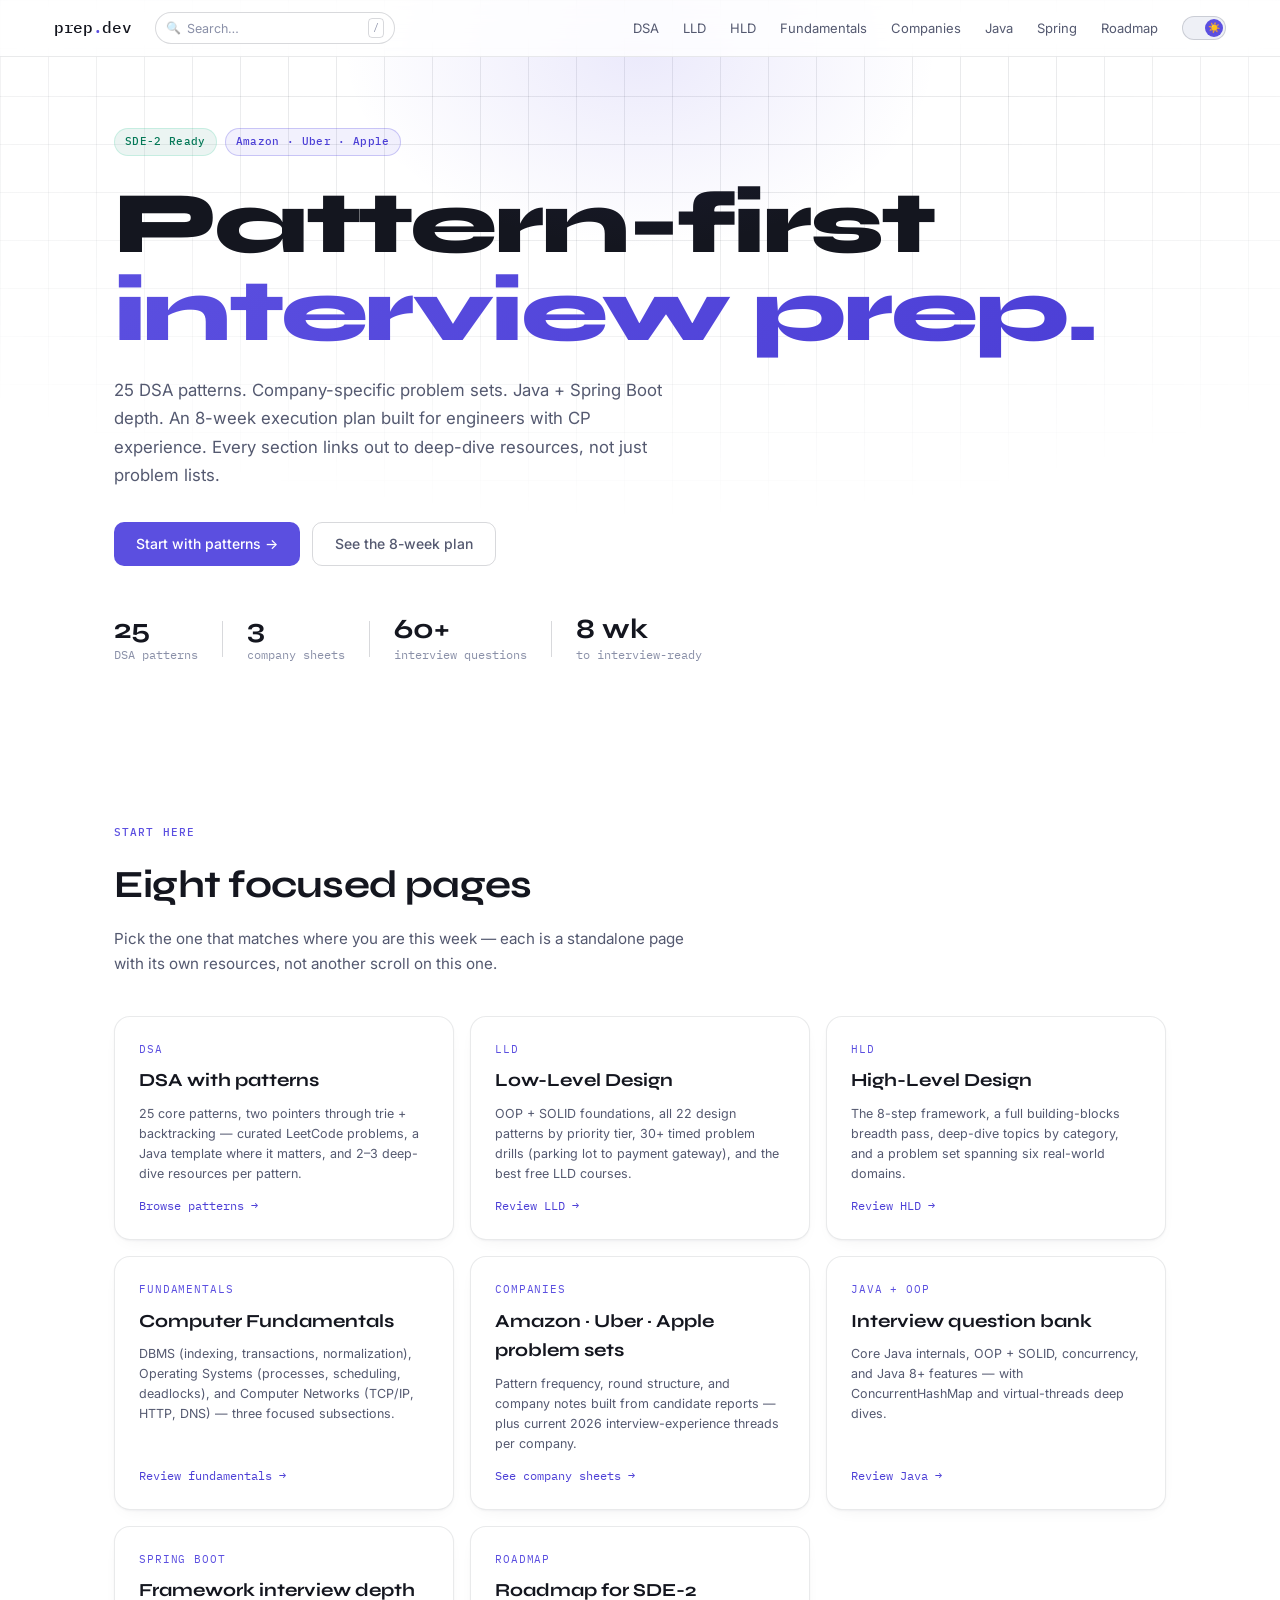
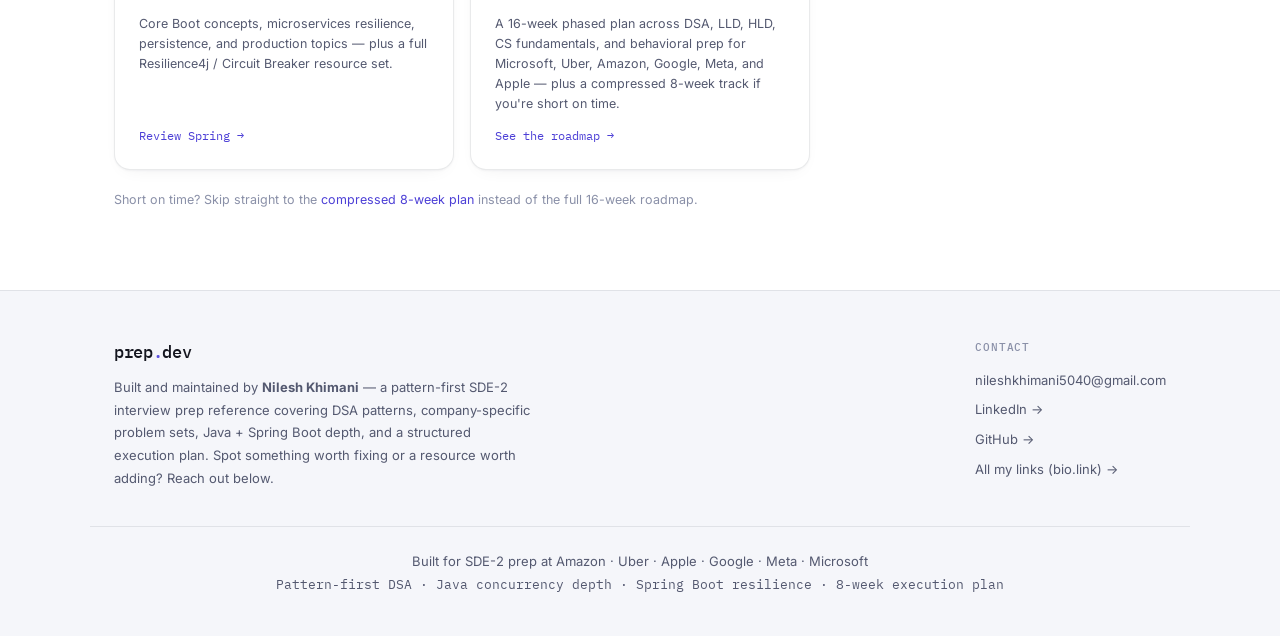
<file: index.html>
<!DOCTYPE html>
<html lang="en">
<head>
<meta charset="UTF-8">
<meta name="viewport" content="width=device-width, initial-scale=1.0">
<title>SDE-2 Interview Prep — DSA · Java · System Design</title>
<meta name="description" content="Pattern-first SDE-2 interview prep: 25 DSA patterns, company problem sets for Amazon/Uber/Apple, Java + Spring Boot depth, an 8-week plan, and a 16-week Big Tech roadmap.">
<link rel="preconnect" href="https://fonts.googleapis.com">
<link rel="preconnect" href="https://fonts.gstatic.com" crossorigin>
<link href="https://fonts.googleapis.com/css2?family=IBM+Plex+Mono:wght@400;500&family=Inter:wght@300;400;500;600&family=Syne:wght@700;800&display=swap" rel="stylesheet">
<link rel="stylesheet" href="style.css?v=5">
<script>
(function () {
  var t = localStorage.getItem('theme');
  if (!t) { t = window.matchMedia('(prefers-color-scheme: light)').matches ? 'light' : 'dark'; }
  document.documentElement.setAttribute('data-theme', t);
})();
</script>
</head>
<body>

<!-- NAV -->
<nav class="nav">
  <div class="nav-inner">
    <a href="index.html" class="nav-logo">prep<span class="logo-accent">.</span>dev</a>
    <div class="nav-links">
      <a href="patterns.html">DSA</a>
      <a href="lld.html">LLD</a>
      <a href="hld.html">HLD</a>
      <a href="fundamentals.html">Fundamentals</a>
      <a href="companies.html">Companies</a>
      <a href="java.html">Java</a>
      <a href="spring.html">Spring</a>
      <a href="roadmap.html">Roadmap</a>
    </div>
    <div class="nav-right">
      <button class="theme-toggle" aria-label="Toggle light/dark theme">
        <span class="theme-toggle-knob"></span>
      </button>
      <button class="nav-toggle" aria-label="Toggle menu">☰</button>
    </div>
  </div>
</nav>

<!-- HERO -->
<section class="hero">
  <div class="hero-bg-grid" aria-hidden="true"></div>
  <div class="container">
    <div class="hero-eyebrow">
      <span class="tag tag-green">SDE-2 Ready</span>
      <span class="tag tag-blue">Amazon · Uber · Apple</span>
    </div>
    <h1 class="hero-title">
      Pattern-first<br>
      <span class="title-accent">interview prep.</span>
    </h1>
    <p class="hero-sub">25 DSA patterns. Company-specific problem sets. Java + Spring Boot depth. An 8-week execution plan built for engineers with CP experience. Every section links out to deep-dive resources, not just problem lists.</p>
    <div class="hero-actions">
      <a href="patterns.html" class="btn btn-primary">Start with patterns →</a>
      <a href="plan.html" class="btn btn-ghost">See the 8-week plan</a>
    </div>
    <div class="hero-stats">
      <div class="stat"><span class="stat-num">25</span><span class="stat-label">DSA patterns</span></div>
      <div class="stat-divider"></div>
      <div class="stat"><span class="stat-num">3</span><span class="stat-label">company sheets</span></div>
      <div class="stat-divider"></div>
      <div class="stat"><span class="stat-num">60+</span><span class="stat-label">interview questions</span></div>
      <div class="stat-divider"></div>
      <div class="stat"><span class="stat-num">8 wk</span><span class="stat-label">to interview-ready</span></div>
    </div>
  </div>
</section>

<!-- SITE MAP / NAV CARDS -->
<section class="section">
  <div class="container">
    <div class="section-header">
      <span class="section-eyebrow">Start here</span>
      <h2>Eight focused pages</h2>
      <p>Pick the one that matches where you are this week — each is a standalone page with its own resources, not another scroll on this one.</p>
    </div>

    <div class="nav-cards">

      <a href="patterns.html" class="nav-card">
        <span class="nav-card-icon">DSA</span>
        <h3>DSA with patterns</h3>
        <p>25 core patterns, two pointers through trie + backtracking — curated LeetCode problems, a Java template where it matters, and 2–3 deep-dive resources per pattern.</p>
        <span class="nav-card-cta">Browse patterns →</span>
      </a>

      <a href="lld.html" class="nav-card">
        <span class="nav-card-icon">LLD</span>
        <h3>Low-Level Design</h3>
        <p>OOP + SOLID foundations, all 22 design patterns by priority tier, 30+ timed problem drills (parking lot to payment gateway), and the best free LLD courses.</p>
        <span class="nav-card-cta">Review LLD →</span>
      </a>

      <a href="hld.html" class="nav-card">
        <span class="nav-card-icon">HLD</span>
        <h3>High-Level Design</h3>
        <p>The 8-step framework, a full building-blocks breadth pass, deep-dive topics by category, and a problem set spanning six real-world domains.</p>
        <span class="nav-card-cta">Review HLD →</span>
      </a>

      <a href="fundamentals.html" class="nav-card">
        <span class="nav-card-icon">Fundamentals</span>
        <h3>Computer Fundamentals</h3>
        <p>DBMS (indexing, transactions, normalization), Operating Systems (processes, scheduling, deadlocks), and Computer Networks (TCP/IP, HTTP, DNS) — three focused subsections.</p>
        <span class="nav-card-cta">Review fundamentals →</span>
      </a>

      <a href="companies.html" class="nav-card">
        <span class="nav-card-icon">Companies</span>
        <h3>Amazon · Uber · Apple problem sets</h3>
        <p>Pattern frequency, round structure, and company notes built from candidate reports — plus current 2026 interview-experience threads per company.</p>
        <span class="nav-card-cta">See company sheets →</span>
      </a>

      <a href="java.html" class="nav-card">
        <span class="nav-card-icon">Java + OOP</span>
        <h3>Interview question bank</h3>
        <p>Core Java internals, OOP + SOLID, concurrency, and Java 8+ features — with ConcurrentHashMap and virtual-threads deep dives.</p>
        <span class="nav-card-cta">Review Java →</span>
      </a>

      <a href="spring.html" class="nav-card">
        <span class="nav-card-icon">Spring Boot</span>
        <h3>Framework interview depth</h3>
        <p>Core Boot concepts, microservices resilience, persistence, and production topics — plus a full Resilience4j / Circuit Breaker resource set.</p>
        <span class="nav-card-cta">Review Spring →</span>
      </a>

      <a href="roadmap.html" class="nav-card">
        <span class="nav-card-icon">Roadmap</span>
        <h3>Roadmap for SDE-2</h3>
        <p>A 16-week phased plan across DSA, LLD, HLD, CS fundamentals, and behavioral prep for Microsoft, Uber, Amazon, Google, Meta, and Apple — plus a compressed 8-week track if you're short on time.</p>
        <span class="nav-card-cta">See the roadmap →</span>
      </a>

    </div>

    <p style="font-size:12.5px;color:var(--text-muted);margin-top:1.25rem;">Short on time? Skip straight to the <a href="plan.html" style="color:var(--link-accent);">compressed 8-week plan</a> instead of the full 16-week roadmap.</p>
  </div>
</section>

<!-- FOOTER -->
<footer class="footer">
  <div class="container footer-grid">
    <div class="footer-about">
      <span class="nav-logo">prep<span class="logo-accent">.</span>dev</span>
      <p>Built and maintained by <strong>Nilesh Khimani</strong> — a pattern-first SDE-2 interview prep reference covering DSA patterns, company-specific problem sets, Java + Spring Boot depth, and a structured execution plan. Spot something worth fixing or a resource worth adding? Reach out below.</p>
    </div>
    <div class="footer-contact">
      <span class="footer-heading">Contact</span>
      <a href="mailto:nileshkhimani5040@gmail.com">nileshkhimani5040@gmail.com</a>
      <a href="https://www.linkedin.com/in/nileshkhimani1/" target="_blank">LinkedIn →</a>
      <a href="https://github.com/NileshKhimani1" target="_blank">GitHub →</a>
      <a href="https://nileshkhimani.bio.link/" target="_blank">All my links (bio.link) →</a>
    </div>
  </div>
  <div class="container footer-bottom">
    <p>Built for SDE-2 prep at Amazon · Uber · Apple · Google · Meta · Microsoft</p>
    <p class="footer-sub">Pattern-first DSA · Java concurrency depth · Spring Boot resilience · 8-week execution plan</p>
  </div>
</footer>

<script src="search-data.js?v=5"></script>
<script src="app.js?v=5"></script>
</body>
</html>
</file>
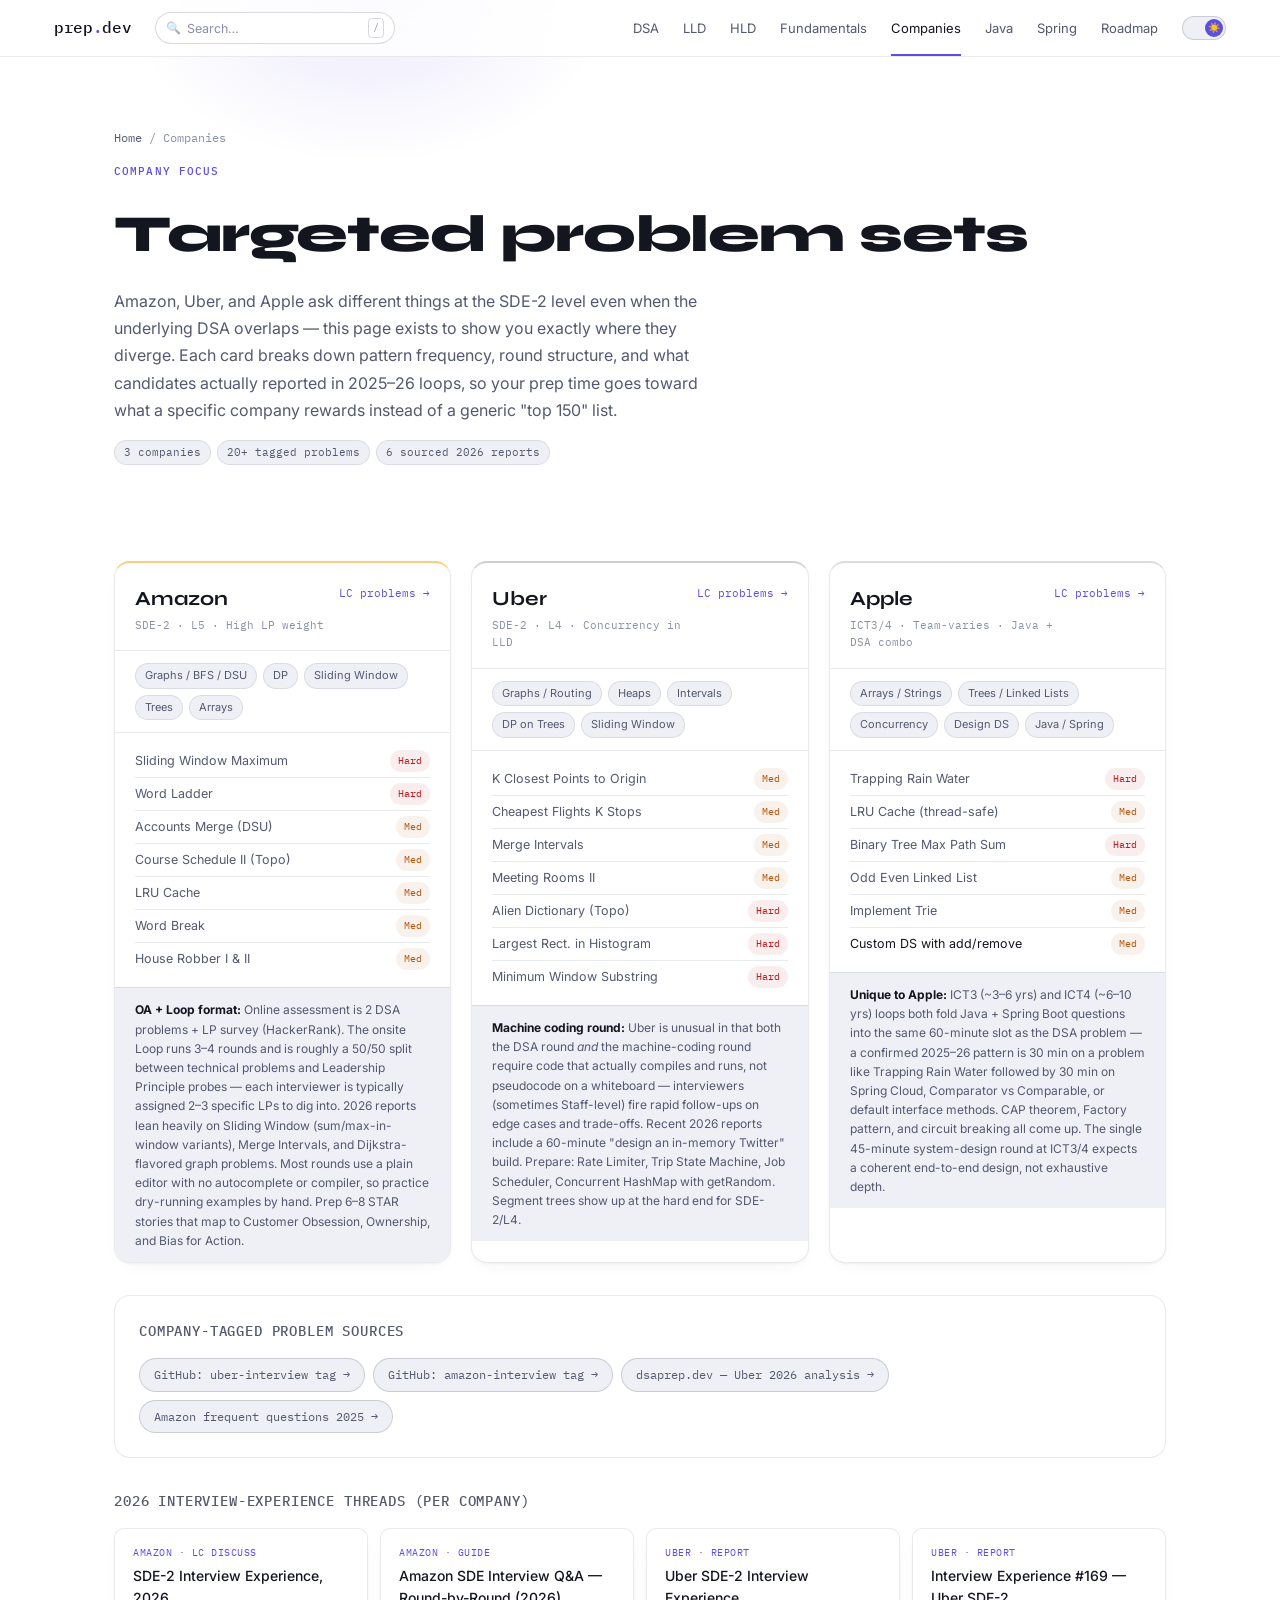
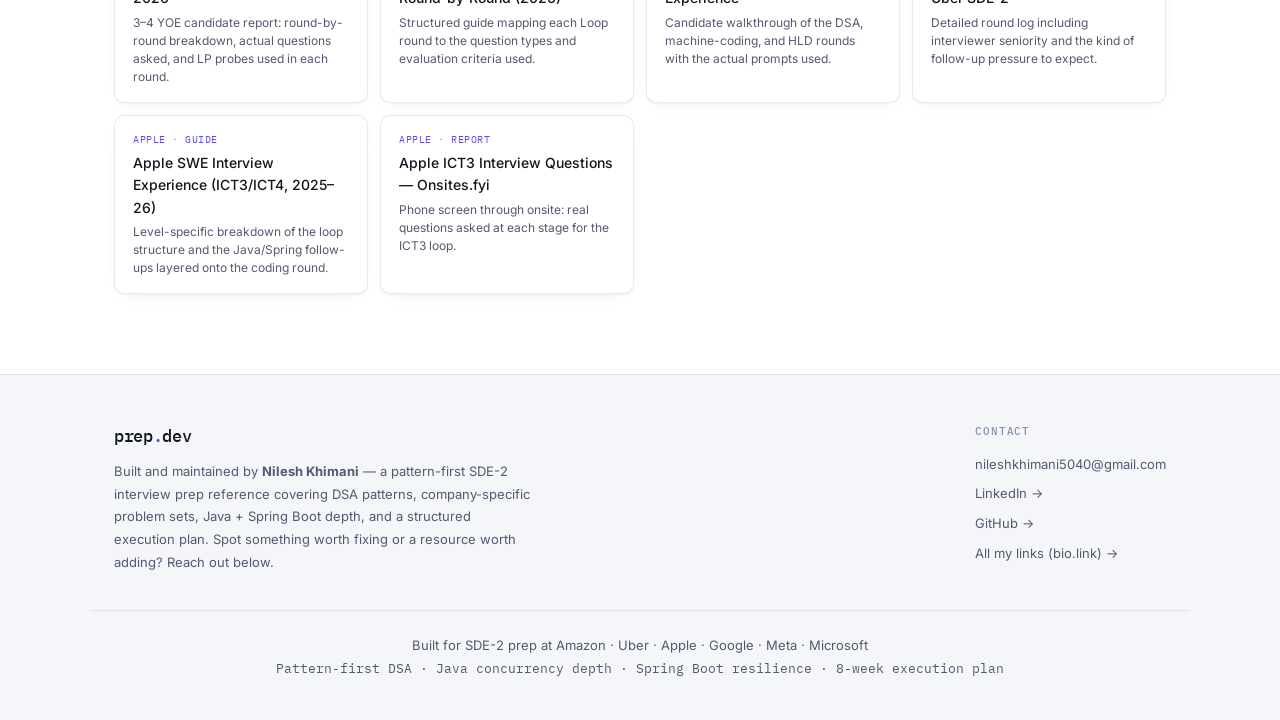
<file: companies.html>
<!DOCTYPE html>
<html lang="en">
<head>
<meta charset="UTF-8">
<meta name="viewport" content="width=device-width, initial-scale=1.0">
<title>Company Problem Sets — SDE-2 Interview Prep</title>
<meta name="description" content="Amazon, Uber, and Apple SDE-2 problem sets with pattern frequency, round structure, and 2026 interview-experience sources.">
<link rel="preconnect" href="https://fonts.googleapis.com">
<link rel="preconnect" href="https://fonts.gstatic.com" crossorigin>
<link href="https://fonts.googleapis.com/css2?family=IBM+Plex+Mono:wght@400;500&family=Inter:wght@300;400;500;600&family=Syne:wght@700;800&display=swap" rel="stylesheet">
<link rel="stylesheet" href="style.css?v=5">
<script>
(function () {
  var t = localStorage.getItem('theme');
  if (!t) { t = window.matchMedia('(prefers-color-scheme: light)').matches ? 'light' : 'dark'; }
  document.documentElement.setAttribute('data-theme', t);
})();
</script>
</head>
<body>

<!-- NAV -->
<nav class="nav">
  <div class="nav-inner">
    <a href="index.html" class="nav-logo">prep<span class="logo-accent">.</span>dev</a>
    <div class="nav-links">
      <a href="patterns.html">DSA</a>
      <a href="lld.html">LLD</a>
      <a href="hld.html">HLD</a>
      <a href="fundamentals.html">Fundamentals</a>
      <a href="companies.html" class="active">Companies</a>
      <a href="java.html">Java</a>
      <a href="spring.html">Spring</a>
      <a href="roadmap.html">Roadmap</a>
    </div>
    <div class="nav-right">
      <button class="theme-toggle" aria-label="Toggle light/dark theme">
        <span class="theme-toggle-knob"></span>
      </button>
      <button class="nav-toggle" aria-label="Toggle menu">☰</button>
    </div>
  </div>
</nav>

<!-- PAGE HEADER -->
<header class="page-header">
  <div class="container">
    <span class="breadcrumb"><a href="index.html">Home</a> / Companies</span>
    <span class="section-eyebrow">Company Focus</span>
    <h1>Targeted problem sets</h1>
    <p>Amazon, Uber, and Apple ask different things at the SDE-2 level even when the underlying DSA overlaps — this page exists to show you exactly where they diverge. Each card breaks down pattern frequency, round structure, and what candidates actually reported in 2025–26 loops, so your prep time goes toward what a specific company rewards instead of a generic "top 150" list.</p>
    <div class="header-meta">
      <span>3 companies</span>
      <span>20+ tagged problems</span>
      <span>6 sourced 2026 reports</span>
    </div>
  </div>
</header>

<section class="section">
  <div class="container">

    <div class="companies-grid">

      <div class="company-card company-amazon" id="co-amazon">
        <div class="company-card-header">
          <div class="company-info">
            <h3>Amazon</h3>
            <p>SDE-2 · L5 · High LP weight</p>
          </div>
          <a href="https://leetcode.com/company/amazon/" target="_blank" class="company-lc-link">LC problems →</a>
        </div>
        <div class="company-pills">
          <span class="pill">Graphs / BFS / DSU</span>
          <span class="pill">DP</span>
          <span class="pill">Sliding Window</span>
          <span class="pill">Trees</span>
          <span class="pill">Arrays</span>
        </div>
        <div class="company-problems">
          <div class="cp-row"><a href="https://leetcode.com/problems/sliding-window-maximum/" target="_blank">Sliding Window Maximum</a><span class="diff diff-hard">Hard</span></div>
          <div class="cp-row"><a href="https://leetcode.com/problems/word-ladder/" target="_blank">Word Ladder</a><span class="diff diff-hard">Hard</span></div>
          <div class="cp-row"><a href="https://leetcode.com/problems/accounts-merge/" target="_blank">Accounts Merge (DSU)</a><span class="diff diff-med">Med</span></div>
          <div class="cp-row"><a href="https://leetcode.com/problems/course-schedule-ii/" target="_blank">Course Schedule II (Topo)</a><span class="diff diff-med">Med</span></div>
          <div class="cp-row"><a href="https://leetcode.com/problems/lru-cache/" target="_blank">LRU Cache</a><span class="diff diff-med">Med</span></div>
          <div class="cp-row"><a href="https://leetcode.com/problems/word-break/" target="_blank">Word Break</a><span class="diff diff-med">Med</span></div>
          <div class="cp-row"><a href="https://leetcode.com/problems/house-robber/" target="_blank">House Robber I & II</a><span class="diff diff-med">Med</span></div>
        </div>
        <div class="company-note">
          <strong>OA + Loop format:</strong> Online assessment is 2 DSA problems + LP survey (HackerRank). The onsite Loop runs 3–4 rounds and is roughly a 50/50 split between technical problems and Leadership Principle probes — each interviewer is typically assigned 2–3 specific LPs to dig into. 2026 reports lean heavily on Sliding Window (sum/max-in-window variants), Merge Intervals, and Dijkstra-flavored graph problems. Most rounds use a plain editor with no autocomplete or compiler, so practice dry-running examples by hand. Prep 6–8 STAR stories that map to Customer Obsession, Ownership, and Bias for Action.
        </div>
      </div>

      <div class="company-card company-uber" id="co-uber">
        <div class="company-card-header">
          <div class="company-info">
            <h3>Uber</h3>
            <p>SDE-2 · L4 · Concurrency in LLD</p>
          </div>
          <a href="https://leetcode.com/company/uber/" target="_blank" class="company-lc-link">LC problems →</a>
        </div>
        <div class="company-pills">
          <span class="pill">Graphs / Routing</span>
          <span class="pill">Heaps</span>
          <span class="pill">Intervals</span>
          <span class="pill">DP on Trees</span>
          <span class="pill">Sliding Window</span>
        </div>
        <div class="company-problems">
          <div class="cp-row"><a href="https://leetcode.com/problems/k-closest-points-to-origin/" target="_blank">K Closest Points to Origin</a><span class="diff diff-med">Med</span></div>
          <div class="cp-row"><a href="https://leetcode.com/problems/cheapest-flights-within-k-stops/" target="_blank">Cheapest Flights K Stops</a><span class="diff diff-med">Med</span></div>
          <div class="cp-row"><a href="https://leetcode.com/problems/merge-intervals/" target="_blank">Merge Intervals</a><span class="diff diff-med">Med</span></div>
          <div class="cp-row"><a href="https://leetcode.com/problems/meeting-rooms-ii/" target="_blank">Meeting Rooms II</a><span class="diff diff-med">Med</span></div>
          <div class="cp-row"><a href="https://leetcode.com/problems/alien-dictionary/" target="_blank">Alien Dictionary (Topo)</a><span class="diff diff-hard">Hard</span></div>
          <div class="cp-row"><a href="https://leetcode.com/problems/largest-rectangle-in-histogram/" target="_blank">Largest Rect. in Histogram</a><span class="diff diff-hard">Hard</span></div>
          <div class="cp-row"><a href="https://leetcode.com/problems/minimum-window-substring/" target="_blank">Minimum Window Substring</a><span class="diff diff-hard">Hard</span></div>
        </div>
        <div class="company-note">
          <strong>Machine coding round:</strong> Uber is unusual in that both the DSA round <em>and</em> the machine-coding round require code that actually compiles and runs, not pseudocode on a whiteboard — interviewers (sometimes Staff-level) fire rapid follow-ups on edge cases and trade-offs. Recent 2026 reports include a 60-minute "design an in-memory Twitter" build. Prepare: Rate Limiter, Trip State Machine, Job Scheduler, Concurrent HashMap with getRandom. Segment trees show up at the hard end for SDE-2/L4.
        </div>
      </div>

      <div class="company-card company-apple" id="co-apple">
        <div class="company-card-header">
          <div class="company-info">
            <h3>Apple</h3>
            <p>ICT3/4 · Team-varies · Java + DSA combo</p>
          </div>
          <a href="https://leetcode.com/company/apple/" target="_blank" class="company-lc-link">LC problems →</a>
        </div>
        <div class="company-pills">
          <span class="pill">Arrays / Strings</span>
          <span class="pill">Trees / Linked Lists</span>
          <span class="pill">Concurrency</span>
          <span class="pill">Design DS</span>
          <span class="pill">Java / Spring</span>
        </div>
        <div class="company-problems">
          <div class="cp-row"><a href="https://leetcode.com/problems/trapping-rain-water/" target="_blank">Trapping Rain Water</a><span class="diff diff-hard">Hard</span></div>
          <div class="cp-row"><a href="https://leetcode.com/problems/lru-cache/" target="_blank">LRU Cache (thread-safe)</a><span class="diff diff-med">Med</span></div>
          <div class="cp-row"><a href="https://leetcode.com/problems/binary-tree-maximum-path-sum/" target="_blank">Binary Tree Max Path Sum</a><span class="diff diff-hard">Hard</span></div>
          <div class="cp-row"><a href="https://leetcode.com/problems/odd-even-linked-list/" target="_blank">Odd Even Linked List</a><span class="diff diff-med">Med</span></div>
          <div class="cp-row"><a href="https://leetcode.com/problems/implement-trie-prefix-tree/" target="_blank">Implement Trie</a><span class="diff diff-med">Med</span></div>
          <div class="cp-row">Custom DS with add/remove<span class="diff diff-med">Med</span></div>
        </div>
        <div class="company-note">
          <strong>Unique to Apple:</strong> ICT3 (~3–6 yrs) and ICT4 (~6–10 yrs) loops both fold Java + Spring Boot questions into the same 60-minute slot as the DSA problem — a confirmed 2025–26 pattern is 30 min on a problem like Trapping Rain Water followed by 30 min on Spring Cloud, Comparator vs Comparable, or default interface methods. CAP theorem, Factory pattern, and circuit breaking all come up. The single 45-minute system-design round at ICT3/4 expects a coherent end-to-end design, not exhaustive depth.
        </div>
      </div>

    </div>

    <div class="resources-strip" id="co-company-tagged-problem-sources">
      <h3>Company-tagged problem sources</h3>
      <div class="resource-links-row">
        <a href="https://github.com/topics/uber-interview" target="_blank" class="resource-pill">GitHub: uber-interview tag →</a>
        <a href="https://github.com/topics/amazon-interview" target="_blank" class="resource-pill">GitHub: amazon-interview tag →</a>
        <a href="https://www.dsaprep.dev/blog" target="_blank" class="resource-pill">dsaprep.dev — Uber 2026 analysis →</a>
        <a href="https://medium.com/@prashant558908/amazon-most-frequent-ds-algo-questions-in-2025" target="_blank" class="resource-pill">Amazon frequent questions 2025 →</a>
      </div>
    </div>

    <div class="java-resources" style="margin-top:2rem;" id="co-2026-interview-experience-threads-per-company">
      <h3>2026 interview-experience threads (per company)</h3>
      <div class="resource-cards-row">
        <a href="https://leetcode.com/discuss/post/8420230/" target="_blank" class="res-card">
          <span class="res-type">Amazon · LC Discuss</span>
          <span class="res-name">SDE-2 Interview Experience, 2026</span>
          <span class="res-desc">3–4 YOE candidate report: round-by-round breakdown, actual questions asked, and LP probes used in each round.</span>
        </a>
        <a href="https://www.coprep.ai/blog/amazon-sde-interview-questions-and-answers-in-2026-round-by-round-guide" target="_blank" class="res-card">
          <span class="res-type">Amazon · Guide</span>
          <span class="res-name">Amazon SDE Interview Q&A — Round-by-Round (2026)</span>
          <span class="res-desc">Structured guide mapping each Loop round to the question types and evaluation criteria used.</span>
        </a>
        <a href="https://interviewexperiences.in/experience/uber/uber-sde2" target="_blank" class="res-card">
          <span class="res-type">Uber · Report</span>
          <span class="res-name">Uber SDE-2 Interview Experience</span>
          <span class="res-desc">Candidate walkthrough of the DSA, machine-coding, and HLD rounds with the actual prompts used.</span>
        </a>
        <a href="https://roundz.substack.com/p/interview-experience-169-uber-sde2" target="_blank" class="res-card">
          <span class="res-type">Uber · Report</span>
          <span class="res-name">Interview Experience #169 — Uber SDE-2</span>
          <span class="res-desc">Detailed round log including interviewer seniority and the kind of follow-up pressure to expect.</span>
        </a>
        <a href="https://interviewpilot.dev/interview-experiences/apple" target="_blank" class="res-card">
          <span class="res-type">Apple · Guide</span>
          <span class="res-name">Apple SWE Interview Experience (ICT3/ICT4, 2025–26)</span>
          <span class="res-desc">Level-specific breakdown of the loop structure and the Java/Spring follow-ups layered onto the coding round.</span>
        </a>
        <a href="https://www.onsites.fyi/blog/article/apple-ict3-software-engineer-interview-questions" target="_blank" class="res-card">
          <span class="res-type">Apple · Report</span>
          <span class="res-name">Apple ICT3 Interview Questions — Onsites.fyi</span>
          <span class="res-desc">Phone screen through onsite: real questions asked at each stage for the ICT3 loop.</span>
        </a>
      </div>
    </div>

  </div>
</section>

<!-- FOOTER -->
<footer class="footer">
  <div class="container footer-grid">
    <div class="footer-about">
      <span class="nav-logo">prep<span class="logo-accent">.</span>dev</span>
      <p>Built and maintained by <strong>Nilesh Khimani</strong> — a pattern-first SDE-2 interview prep reference covering DSA patterns, company-specific problem sets, Java + Spring Boot depth, and a structured execution plan. Spot something worth fixing or a resource worth adding? Reach out below.</p>
    </div>
    <div class="footer-contact">
      <span class="footer-heading">Contact</span>
      <a href="mailto:nileshkhimani5040@gmail.com">nileshkhimani5040@gmail.com</a>
      <a href="https://www.linkedin.com/in/nileshkhimani1/" target="_blank">LinkedIn →</a>
      <a href="https://github.com/NileshKhimani1" target="_blank">GitHub →</a>
      <a href="https://nileshkhimani.bio.link/" target="_blank">All my links (bio.link) →</a>
    </div>
  </div>
  <div class="container footer-bottom">
    <p>Built for SDE-2 prep at Amazon · Uber · Apple · Google · Meta · Microsoft</p>
    <p class="footer-sub">Pattern-first DSA · Java concurrency depth · Spring Boot resilience · 8-week execution plan</p>
  </div>
</footer>

<script src="search-data.js?v=5"></script>
<script src="app.js?v=5"></script>
</body>
</html>
</file>
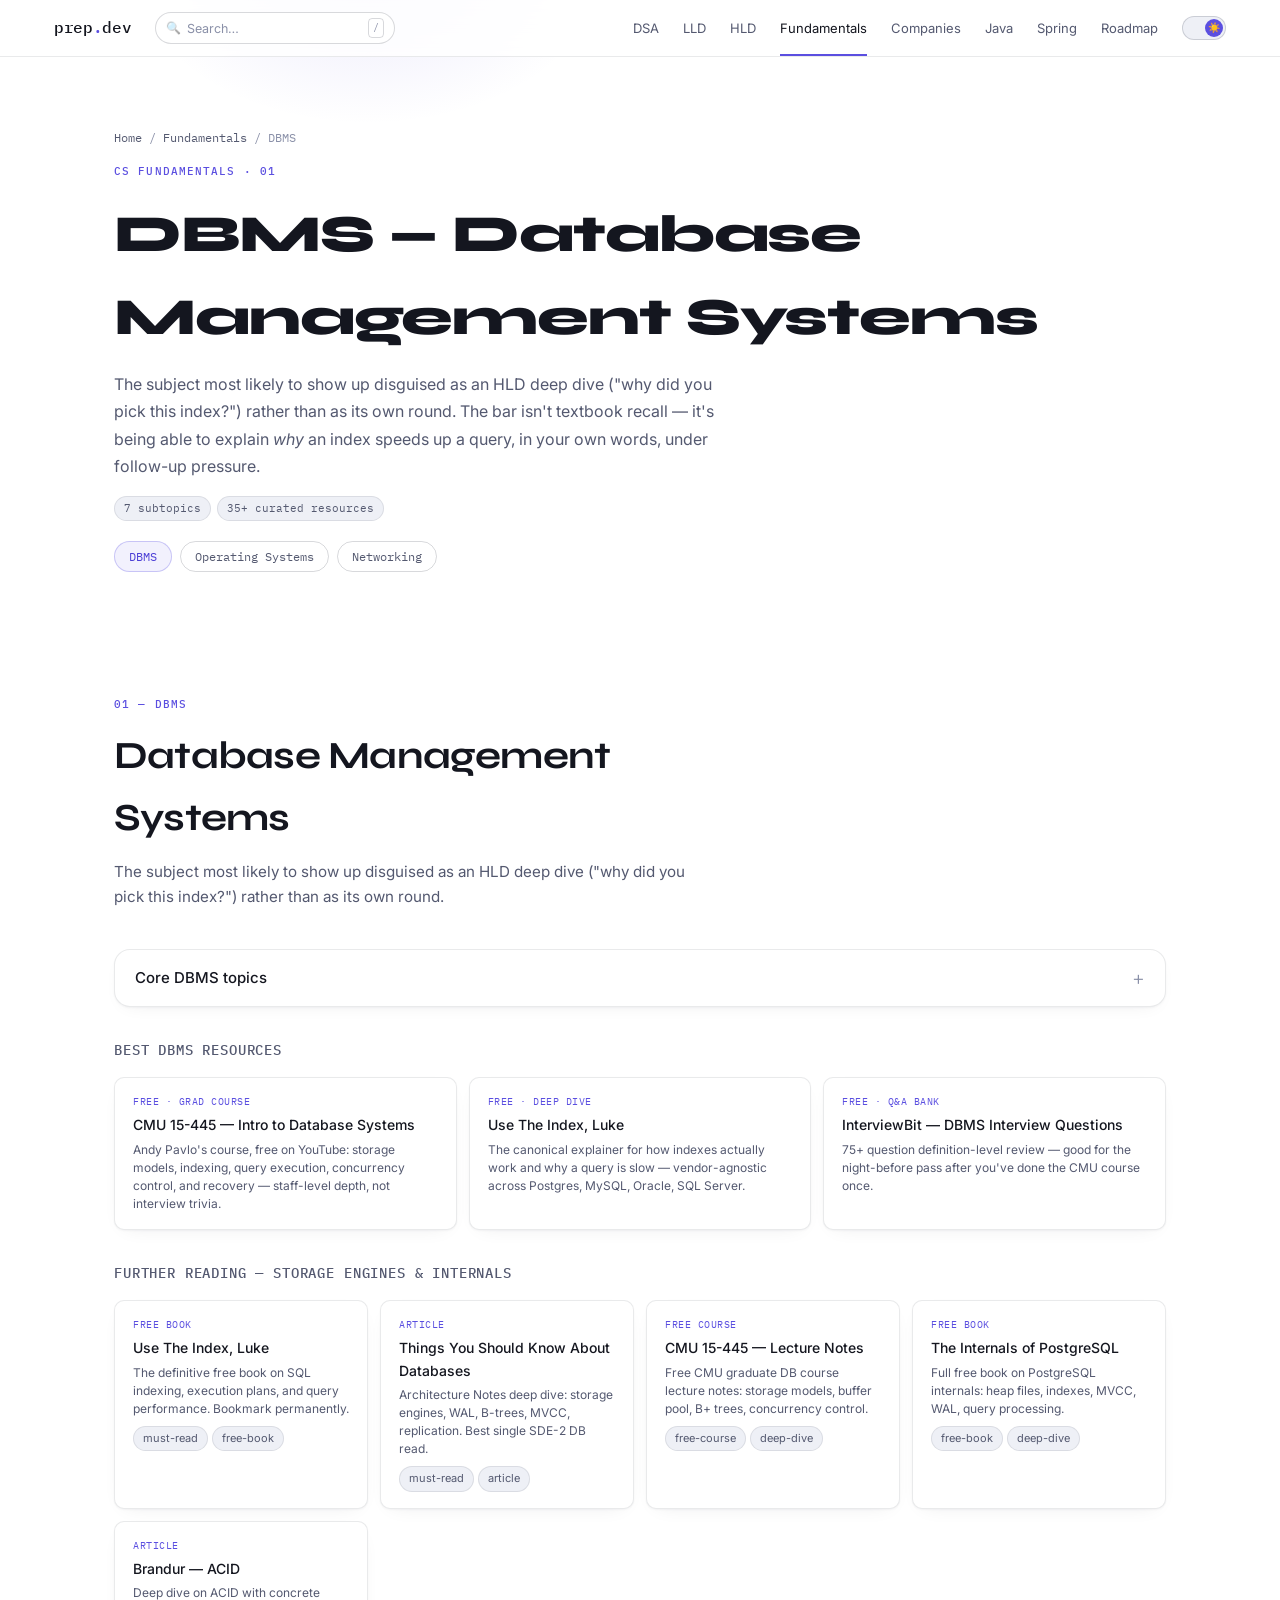
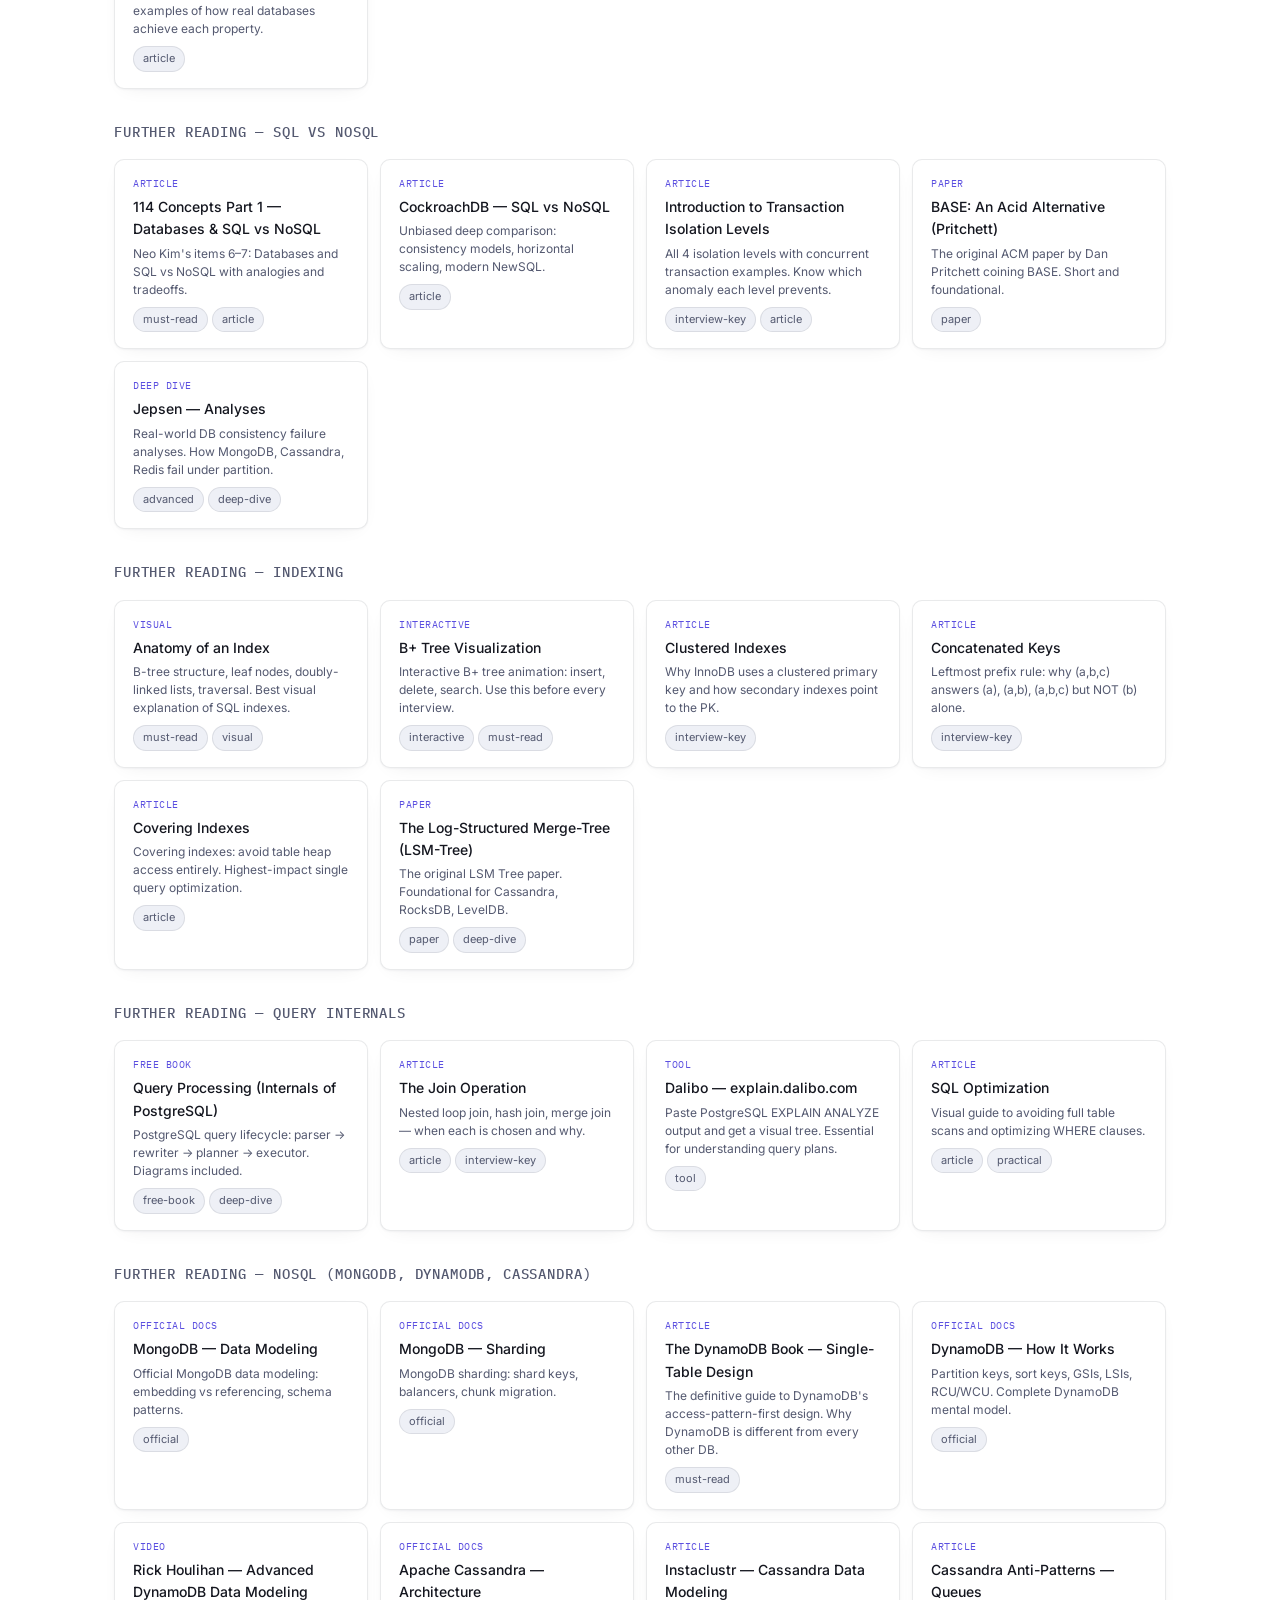
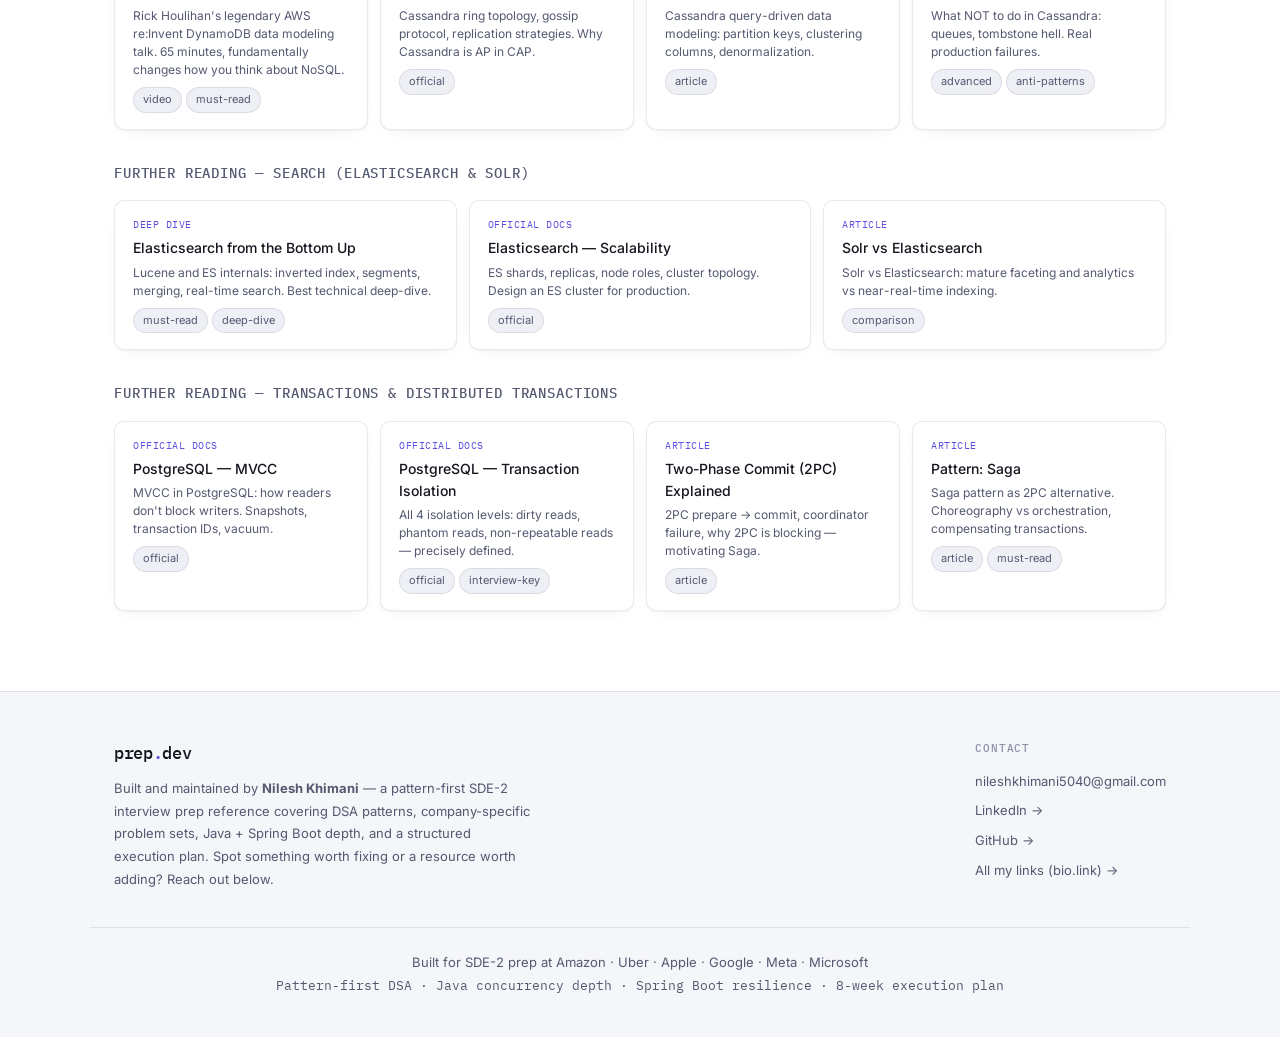
<file: dbms.html>
<!DOCTYPE html>
<html lang="en">
<head>
<meta charset="UTF-8">
<meta name="viewport" content="width=device-width, initial-scale=1.0">
<title>DBMS — Database Management Systems — SDE-2 Interview Prep</title>
<meta name="description" content="DBMS for SDE-2 interviews: indexing, storage engines, transactions, SQL vs NoSQL, query internals, and NoSQL databases (MongoDB, DynamoDB, Cassandra) with curated resources.">
<link rel="preconnect" href="https://fonts.googleapis.com">
<link rel="preconnect" href="https://fonts.gstatic.com" crossorigin>
<link href="https://fonts.googleapis.com/css2?family=IBM+Plex+Mono:wght@400;500&family=Inter:wght@300;400;500;600&family=Syne:wght@700;800&display=swap" rel="stylesheet">
<link rel="stylesheet" href="style.css?v=5">
<script>
(function () {
  var t = localStorage.getItem('theme');
  if (!t) { t = window.matchMedia('(prefers-color-scheme: light)').matches ? 'light' : 'dark'; }
  document.documentElement.setAttribute('data-theme', t);
})();
</script>
</head>
<body>

<!-- NAV -->
<nav class="nav">
  <div class="nav-inner">
    <a href="index.html" class="nav-logo">prep<span class="logo-accent">.</span>dev</a>
    <div class="nav-links">
      <a href="patterns.html">DSA</a>
      <a href="lld.html">LLD</a>
      <a href="hld.html">HLD</a>
      <a href="fundamentals.html" class="active">Fundamentals</a>
      <a href="companies.html">Companies</a>
      <a href="java.html">Java</a>
      <a href="spring.html">Spring</a>
      <a href="roadmap.html">Roadmap</a>
    </div>
    <div class="nav-right">
      <button class="theme-toggle" aria-label="Toggle light/dark theme">
        <span class="theme-toggle-knob"></span>
      </button>
      <button class="nav-toggle" aria-label="Toggle menu">☰</button>
    </div>
  </div>
</nav>

<!-- PAGE HEADER -->
<header class="page-header">
  <div class="container">
    <span class="breadcrumb"><a href="index.html">Home</a> / <a href="fundamentals.html">Fundamentals</a> / DBMS</span>
    <span class="section-eyebrow">CS Fundamentals · 01</span>
    <h1>DBMS — Database Management Systems</h1>
    <p>The subject most likely to show up disguised as an HLD deep dive ("why did you pick this index?") rather than as its own round. The bar isn't textbook recall — it's being able to explain <em>why</em> an index speeds up a query, in your own words, under follow-up pressure.</p>
    <div class="header-meta">
      <span>7 subtopics</span>
      <span>35+ curated resources</span>
    </div>
    <div class="pattern-filter" style="margin-top:1.25rem;">
      <a href="dbms.html" class="filter-btn active">DBMS</a>
      <a href="os.html" class="filter-btn">Operating Systems</a>
      <a href="networking.html" class="filter-btn">Networking</a>
    </div>
  </div>
</header>

<section class="section">
  <div class="container">
    <div class="section-header">
      <span class="section-eyebrow">01 — DBMS</span>
      <h2>Database Management Systems</h2>
      <p>The subject most likely to show up disguised as an HLD deep dive ("why did you pick this index?") rather than as its own round.</p>
    </div>

    <div class="accordion-grid">
      <div class="accordion" id="dbms-core-dbms-topics">
        <button class="accordion-header" onclick="toggleAccordion(this)">
          <span>Core DBMS topics</span><span class="acc-icon">+</span>
        </button>
        <div class="accordion-body">
          <div class="q-item"><span class="q-num">•</span><strong>Normalization:</strong> 1NF → BCNF — and, just as important, when to deliberately denormalize for read performance.</div>
          <div class="q-item"><span class="q-num">•</span><strong>Indexing:</strong> B-tree vs hash index, clustered vs non-clustered, composite index column order, covering indexes — and why an index can make writes slower.</div>
          <div class="q-item"><span class="q-num">•</span><strong>Transactions:</strong> ACID properties, isolation levels (Read Uncommitted → Serializable) and which anomalies each one prevents (dirty read, non-repeatable read, phantom read).</div>
          <div class="q-item"><span class="q-num">•</span><strong>Concurrency control:</strong> optimistic vs pessimistic locking, MVCC (how Postgres/MySQL InnoDB actually implement it).</div>
          <div class="q-item"><span class="q-num">•</span><strong>Joins &amp; query execution:</strong> nested loop vs hash vs merge join, and reading an <code>EXPLAIN</code> plan.</div>
          <div class="q-item"><span class="q-num">•</span><strong>Storage engines:</strong> B-tree (Postgres/InnoDB) vs LSM-tree (Cassandra/RocksDB) — write-amplification vs read-amplification trade-offs, covered in more depth on the <a href="hld.html">HLD page</a>.</div>
        </div>
      </div>
    </div>

    <div class="java-resources" style="margin-top:1.5rem;" id="dbms-best-dbms-resources">
      <h3>Best DBMS resources</h3>
      <div class="resource-cards-row">
        <a href="https://15445.courses.cs.cmu.edu/" target="_blank" class="res-card">
          <span class="res-type">Free · Grad course</span>
          <span class="res-name">CMU 15-445 — Intro to Database Systems</span>
          <span class="res-desc">Andy Pavlo's course, free on YouTube: storage models, indexing, query execution, concurrency control, and recovery — staff-level depth, not interview trivia.</span>
        </a>
        <a href="https://use-the-index-luke.com/" target="_blank" class="res-card">
          <span class="res-type">Free · Deep dive</span>
          <span class="res-name">Use The Index, Luke</span>
          <span class="res-desc">The canonical explainer for how indexes actually work and why a query is slow — vendor-agnostic across Postgres, MySQL, Oracle, SQL Server.</span>
        </a>
        <a href="https://www.interviewbit.com/dbms-interview-questions/" target="_blank" class="res-card">
          <span class="res-type">Free · Q&amp;A bank</span>
          <span class="res-name">InterviewBit — DBMS Interview Questions</span>
          <span class="res-desc">75+ question definition-level review — good for the night-before pass after you've done the CMU course once.</span>
        </a>
      </div>
    </div>

    <div class="java-resources" style="margin-top:2rem;" id="dbms-further-reading-storage-engines-internals">
      <h3>Further reading — storage engines &amp; internals</h3>
      <div class="resource-cards-row">
        <a href="https://use-the-index-luke.com/" target="_blank" rel="noopener noreferrer" class="res-card">
          <span class="res-type">Free Book</span>
          <span class="res-name">Use The Index, Luke</span>
          <span class="res-desc">The definitive free book on SQL indexing, execution plans, and query performance. Bookmark permanently.</span>
          <div class="res-tags" style="display:flex;flex-wrap:wrap;gap:4px;margin-top:4px;"><span class="pill">must-read</span><span class="pill">free-book</span></div>
        </a>
        <a href="https://architecturenotes.co/things-you-should-know-about-databases/" target="_blank" rel="noopener noreferrer" class="res-card">
          <span class="res-type">Article</span>
          <span class="res-name">Things You Should Know About Databases</span>
          <span class="res-desc">Architecture Notes deep dive: storage engines, WAL, B-trees, MVCC, replication. Best single SDE-2 DB read.</span>
          <div class="res-tags" style="display:flex;flex-wrap:wrap;gap:4px;margin-top:4px;"><span class="pill">must-read</span><span class="pill">article</span></div>
        </a>
        <a href="https://15445.courses.cs.cmu.edu/fall2023/notes/" target="_blank" rel="noopener noreferrer" class="res-card">
          <span class="res-type">Free Course</span>
          <span class="res-name">CMU 15-445 — Lecture Notes</span>
          <span class="res-desc">Free CMU graduate DB course lecture notes: storage models, buffer pool, B+ trees, concurrency control.</span>
          <div class="res-tags" style="display:flex;flex-wrap:wrap;gap:4px;margin-top:4px;"><span class="pill">free-course</span><span class="pill">deep-dive</span></div>
        </a>
        <a href="https://www.interdb.jp/pg/" target="_blank" rel="noopener noreferrer" class="res-card">
          <span class="res-type">Free Book</span>
          <span class="res-name">The Internals of PostgreSQL</span>
          <span class="res-desc">Full free book on PostgreSQL internals: heap files, indexes, MVCC, WAL, query processing.</span>
          <div class="res-tags" style="display:flex;flex-wrap:wrap;gap:4px;margin-top:4px;"><span class="pill">free-book</span><span class="pill">deep-dive</span></div>
        </a>
        <a href="https://brandur.org/acid" target="_blank" rel="noopener noreferrer" class="res-card">
          <span class="res-type">Article</span>
          <span class="res-name">Brandur — ACID</span>
          <span class="res-desc">Deep dive on ACID with concrete examples of how real databases achieve each property.</span>
          <div class="res-tags" style="display:flex;flex-wrap:wrap;gap:4px;margin-top:4px;"><span class="pill">article</span></div>
        </a>
      </div>
    </div>

    <div class="java-resources" style="margin-top:2rem;" id="dbms-further-reading-sql-vs-nosql">
      <h3>Further reading — SQL vs NoSQL</h3>
      <div class="resource-cards-row">
        <a href="https://newsletter.systemdesign.one/p/system-design-concepts" target="_blank" rel="noopener noreferrer" class="res-card">
          <span class="res-type">Article</span>
          <span class="res-name">114 Concepts Part 1 — Databases &amp; SQL vs NoSQL</span>
          <span class="res-desc">Neo Kim's items 6–7: Databases and SQL vs NoSQL with analogies and tradeoffs.</span>
          <div class="res-tags" style="display:flex;flex-wrap:wrap;gap:4px;margin-top:4px;"><span class="pill">must-read</span><span class="pill">article</span></div>
        </a>
        <a href="https://www.cockroachlabs.com/blog/sql-vs-nosql/" target="_blank" rel="noopener noreferrer" class="res-card">
          <span class="res-type">Article</span>
          <span class="res-name">CockroachDB — SQL vs NoSQL</span>
          <span class="res-desc">Unbiased deep comparison: consistency models, horizontal scaling, modern NewSQL.</span>
          <div class="res-tags" style="display:flex;flex-wrap:wrap;gap:4px;margin-top:4px;"><span class="pill">article</span></div>
        </a>
        <a href="https://fauna.com/blog/introduction-to-transaction-isolation-levels" target="_blank" rel="noopener noreferrer" class="res-card">
          <span class="res-type">Article</span>
          <span class="res-name">Introduction to Transaction Isolation Levels</span>
          <span class="res-desc">All 4 isolation levels with concurrent transaction examples. Know which anomaly each level prevents.</span>
          <div class="res-tags" style="display:flex;flex-wrap:wrap;gap:4px;margin-top:4px;"><span class="pill">interview-key</span><span class="pill">article</span></div>
        </a>
        <a href="https://dl.acm.org/doi/10.1145/1394127.1394128" target="_blank" rel="noopener noreferrer" class="res-card">
          <span class="res-type">Paper</span>
          <span class="res-name">BASE: An Acid Alternative (Pritchett)</span>
          <span class="res-desc">The original ACM paper by Dan Pritchett coining BASE. Short and foundational.</span>
          <div class="res-tags" style="display:flex;flex-wrap:wrap;gap:4px;margin-top:4px;"><span class="pill">paper</span></div>
        </a>
        <a href="https://jepsen.io/analyses" target="_blank" rel="noopener noreferrer" class="res-card">
          <span class="res-type">Deep Dive</span>
          <span class="res-name">Jepsen — Analyses</span>
          <span class="res-desc">Real-world DB consistency failure analyses. How MongoDB, Cassandra, Redis fail under partition.</span>
          <div class="res-tags" style="display:flex;flex-wrap:wrap;gap:4px;margin-top:4px;"><span class="pill">advanced</span><span class="pill">deep-dive</span></div>
        </a>
      </div>
    </div>

    <div class="java-resources" style="margin-top:2rem;" id="dbms-further-reading-indexing">
      <h3>Further reading — indexing</h3>
      <div class="resource-cards-row">
        <a href="https://use-the-index-luke.com/sql/anatomy" target="_blank" rel="noopener noreferrer" class="res-card">
          <span class="res-type">Visual</span>
          <span class="res-name">Anatomy of an Index</span>
          <span class="res-desc">B-tree structure, leaf nodes, doubly-linked lists, traversal. Best visual explanation of SQL indexes.</span>
          <div class="res-tags" style="display:flex;flex-wrap:wrap;gap:4px;margin-top:4px;"><span class="pill">must-read</span><span class="pill">visual</span></div>
        </a>
        <a href="https://www.cs.usfca.edu/~galles/visualization/BPlusTree.html" target="_blank" rel="noopener noreferrer" class="res-card">
          <span class="res-type">Interactive</span>
          <span class="res-name">B+ Tree Visualization</span>
          <span class="res-desc">Interactive B+ tree animation: insert, delete, search. Use this before every interview.</span>
          <div class="res-tags" style="display:flex;flex-wrap:wrap;gap:4px;margin-top:4px;"><span class="pill">interactive</span><span class="pill">must-read</span></div>
        </a>
        <a href="https://use-the-index-luke.com/sql/clustering/index-organized-clustered-index" target="_blank" rel="noopener noreferrer" class="res-card">
          <span class="res-type">Article</span>
          <span class="res-name">Clustered Indexes</span>
          <span class="res-desc">Why InnoDB uses a clustered primary key and how secondary indexes point to the PK.</span>
          <div class="res-tags" style="display:flex;flex-wrap:wrap;gap:4px;margin-top:4px;"><span class="pill">interview-key</span></div>
        </a>
        <a href="https://use-the-index-luke.com/sql/where-clause/the-equals-operator/concatenated-keys" target="_blank" rel="noopener noreferrer" class="res-card">
          <span class="res-type">Article</span>
          <span class="res-name">Concatenated Keys</span>
          <span class="res-desc">Leftmost prefix rule: why (a,b,c) answers (a), (a,b), (a,b,c) but NOT (b) alone.</span>
          <div class="res-tags" style="display:flex;flex-wrap:wrap;gap:4px;margin-top:4px;"><span class="pill">interview-key</span></div>
        </a>
        <a href="https://use-the-index-luke.com/sql/clustering/covering-indexes" target="_blank" rel="noopener noreferrer" class="res-card">
          <span class="res-type">Article</span>
          <span class="res-name">Covering Indexes</span>
          <span class="res-desc">Covering indexes: avoid table heap access entirely. Highest-impact single query optimization.</span>
          <div class="res-tags" style="display:flex;flex-wrap:wrap;gap:4px;margin-top:4px;"><span class="pill">article</span></div>
        </a>
        <a href="https://www.cs.ubc.ca/~rap/teaching/504/2006/slides/lsm.pdf" target="_blank" rel="noopener noreferrer" class="res-card">
          <span class="res-type">Paper</span>
          <span class="res-name">The Log-Structured Merge-Tree (LSM-Tree)</span>
          <span class="res-desc">The original LSM Tree paper. Foundational for Cassandra, RocksDB, LevelDB.</span>
          <div class="res-tags" style="display:flex;flex-wrap:wrap;gap:4px;margin-top:4px;"><span class="pill">paper</span><span class="pill">deep-dive</span></div>
        </a>
      </div>
    </div>

    <div class="java-resources" style="margin-top:2rem;" id="dbms-further-reading-query-internals">
      <h3>Further reading — query internals</h3>
      <div class="resource-cards-row">
        <a href="https://www.interdb.jp/pg/pgsql03.html" target="_blank" rel="noopener noreferrer" class="res-card">
          <span class="res-type">Free Book</span>
          <span class="res-name">Query Processing (Internals of PostgreSQL)</span>
          <span class="res-desc">PostgreSQL query lifecycle: parser → rewriter → planner → executor. Diagrams included.</span>
          <div class="res-tags" style="display:flex;flex-wrap:wrap;gap:4px;margin-top:4px;"><span class="pill">free-book</span><span class="pill">deep-dive</span></div>
        </a>
        <a href="https://use-the-index-luke.com/sql/join" target="_blank" rel="noopener noreferrer" class="res-card">
          <span class="res-type">Article</span>
          <span class="res-name">The Join Operation</span>
          <span class="res-desc">Nested loop join, hash join, merge join — when each is chosen and why.</span>
          <div class="res-tags" style="display:flex;flex-wrap:wrap;gap:4px;margin-top:4px;"><span class="pill">article</span><span class="pill">interview-key</span></div>
        </a>
        <a href="https://explains.dalibo.com/" target="_blank" rel="noopener noreferrer" class="res-card">
          <span class="res-type">Tool</span>
          <span class="res-name">Dalibo — explain.dalibo.com</span>
          <span class="res-desc">Paste PostgreSQL EXPLAIN ANALYZE output and get a visual tree. Essential for understanding query plans.</span>
          <div class="res-tags" style="display:flex;flex-wrap:wrap;gap:4px;margin-top:4px;"><span class="pill">tool</span></div>
        </a>
        <a href="https://dataschool.com/sql-optimization/" target="_blank" rel="noopener noreferrer" class="res-card">
          <span class="res-type">Article</span>
          <span class="res-name">SQL Optimization</span>
          <span class="res-desc">Visual guide to avoiding full table scans and optimizing WHERE clauses.</span>
          <div class="res-tags" style="display:flex;flex-wrap:wrap;gap:4px;margin-top:4px;"><span class="pill">article</span><span class="pill">practical</span></div>
        </a>
      </div>
    </div>

    <div class="java-resources" style="margin-top:2rem;" id="dbms-further-reading-nosql-mongodb-dynamodb-cassandra">
      <h3>Further reading — NoSQL (MongoDB, DynamoDB, Cassandra)</h3>
      <div class="resource-cards-row">
        <a href="https://www.mongodb.com/docs/manual/data-modeling/" target="_blank" rel="noopener noreferrer" class="res-card">
          <span class="res-type">Official Docs</span>
          <span class="res-name">MongoDB — Data Modeling</span>
          <span class="res-desc">Official MongoDB data modeling: embedding vs referencing, schema patterns.</span>
          <div class="res-tags" style="display:flex;flex-wrap:wrap;gap:4px;margin-top:4px;"><span class="pill">official</span></div>
        </a>
        <a href="https://www.mongodb.com/docs/manual/sharding/" target="_blank" rel="noopener noreferrer" class="res-card">
          <span class="res-type">Official Docs</span>
          <span class="res-name">MongoDB — Sharding</span>
          <span class="res-desc">MongoDB sharding: shard keys, balancers, chunk migration.</span>
          <div class="res-tags" style="display:flex;flex-wrap:wrap;gap:4px;margin-top:4px;"><span class="pill">official</span></div>
        </a>
        <a href="https://www.alexdebrie.com/posts/dynamodb-single-table/" target="_blank" rel="noopener noreferrer" class="res-card">
          <span class="res-type">Article</span>
          <span class="res-name">The DynamoDB Book — Single-Table Design</span>
          <span class="res-desc">The definitive guide to DynamoDB's access-pattern-first design. Why DynamoDB is different from every other DB.</span>
          <div class="res-tags" style="display:flex;flex-wrap:wrap;gap:4px;margin-top:4px;"><span class="pill">must-read</span></div>
        </a>
        <a href="https://docs.aws.amazon.com/amazondynamodb/latest/developerguide/HowItWorks.html" target="_blank" rel="noopener noreferrer" class="res-card">
          <span class="res-type">Official Docs</span>
          <span class="res-name">DynamoDB — How It Works</span>
          <span class="res-desc">Partition keys, sort keys, GSIs, LSIs, RCU/WCU. Complete DynamoDB mental model.</span>
          <div class="res-tags" style="display:flex;flex-wrap:wrap;gap:4px;margin-top:4px;"><span class="pill">official</span></div>
        </a>
        <a href="https://www.youtube.com/watch?v=HaEPXoXVf2k" target="_blank" rel="noopener noreferrer" class="res-card">
          <span class="res-type">Video</span>
          <span class="res-name">Rick Houlihan — Advanced DynamoDB Data Modeling</span>
          <span class="res-desc">Rick Houlihan's legendary AWS re:Invent DynamoDB data modeling talk. 65 minutes, fundamentally changes how you think about NoSQL.</span>
          <div class="res-tags" style="display:flex;flex-wrap:wrap;gap:4px;margin-top:4px;"><span class="pill">video</span><span class="pill">must-read</span></div>
        </a>
        <a href="https://cassandra.apache.org/doc/latest/cassandra/architecture/overview.html" target="_blank" rel="noopener noreferrer" class="res-card">
          <span class="res-type">Official Docs</span>
          <span class="res-name">Apache Cassandra — Architecture</span>
          <span class="res-desc">Cassandra ring topology, gossip protocol, replication strategies. Why Cassandra is AP in CAP.</span>
          <div class="res-tags" style="display:flex;flex-wrap:wrap;gap:4px;margin-top:4px;"><span class="pill">official</span></div>
        </a>
        <a href="https://www.instaclustr.com/blog/cassandra-data-modeling/" target="_blank" rel="noopener noreferrer" class="res-card">
          <span class="res-type">Article</span>
          <span class="res-name">Instaclustr — Cassandra Data Modeling</span>
          <span class="res-desc">Cassandra query-driven data modeling: partition keys, clustering columns, denormalization.</span>
          <div class="res-tags" style="display:flex;flex-wrap:wrap;gap:4px;margin-top:4px;"><span class="pill">article</span></div>
        </a>
        <a href="https://www.datastax.com/blog/cassandra-anti-patterns-queues-and-queue-like-datasets" target="_blank" rel="noopener noreferrer" class="res-card">
          <span class="res-type">Article</span>
          <span class="res-name">Cassandra Anti-Patterns — Queues</span>
          <span class="res-desc">What NOT to do in Cassandra: queues, tombstone hell. Real production failures.</span>
          <div class="res-tags" style="display:flex;flex-wrap:wrap;gap:4px;margin-top:4px;"><span class="pill">advanced</span><span class="pill">anti-patterns</span></div>
        </a>
      </div>
    </div>

    <div class="java-resources" style="margin-top:2rem;" id="dbms-further-reading-search-elasticsearch-solr">
      <h3>Further reading — search (Elasticsearch &amp; Solr)</h3>
      <div class="resource-cards-row">
        <a href="https://www.elastic.co/blog/found-elasticsearch-from-the-bottom-up" target="_blank" rel="noopener noreferrer" class="res-card">
          <span class="res-type">Deep Dive</span>
          <span class="res-name">Elasticsearch from the Bottom Up</span>
          <span class="res-desc">Lucene and ES internals: inverted index, segments, merging, real-time search. Best technical deep-dive.</span>
          <div class="res-tags" style="display:flex;flex-wrap:wrap;gap:4px;margin-top:4px;"><span class="pill">must-read</span><span class="pill">deep-dive</span></div>
        </a>
        <a href="https://www.elastic.co/guide/en/elasticsearch/reference/current/scalability.html" target="_blank" rel="noopener noreferrer" class="res-card">
          <span class="res-type">Official Docs</span>
          <span class="res-name">Elasticsearch — Scalability</span>
          <span class="res-desc">ES shards, replicas, node roles, cluster topology. Design an ES cluster for production.</span>
          <div class="res-tags" style="display:flex;flex-wrap:wrap;gap:4px;margin-top:4px;"><span class="pill">official</span></div>
        </a>
        <a href="https://sematext.com/blog/solr-vs-elasticsearch-differences/" target="_blank" rel="noopener noreferrer" class="res-card">
          <span class="res-type">Article</span>
          <span class="res-name">Solr vs Elasticsearch</span>
          <span class="res-desc">Solr vs Elasticsearch: mature faceting and analytics vs near-real-time indexing.</span>
          <div class="res-tags" style="display:flex;flex-wrap:wrap;gap:4px;margin-top:4px;"><span class="pill">comparison</span></div>
        </a>
      </div>
    </div>

    <div class="java-resources" style="margin-top:2rem;" id="dbms-further-reading-transactions-distributed-transactions">
      <h3>Further reading — transactions &amp; distributed transactions</h3>
      <div class="resource-cards-row">
        <a href="https://www.postgresql.org/docs/current/mvcc-intro.html" target="_blank" rel="noopener noreferrer" class="res-card">
          <span class="res-type">Official Docs</span>
          <span class="res-name">PostgreSQL — MVCC</span>
          <span class="res-desc">MVCC in PostgreSQL: how readers don't block writers. Snapshots, transaction IDs, vacuum.</span>
          <div class="res-tags" style="display:flex;flex-wrap:wrap;gap:4px;margin-top:4px;"><span class="pill">official</span></div>
        </a>
        <a href="https://www.postgresql.org/docs/current/transaction-iso.html" target="_blank" rel="noopener noreferrer" class="res-card">
          <span class="res-type">Official Docs</span>
          <span class="res-name">PostgreSQL — Transaction Isolation</span>
          <span class="res-desc">All 4 isolation levels: dirty reads, phantom reads, non-repeatable reads — precisely defined.</span>
          <div class="res-tags" style="display:flex;flex-wrap:wrap;gap:4px;margin-top:4px;"><span class="pill">official</span><span class="pill">interview-key</span></div>
        </a>
        <a href="https://medium.com/@ronakdev0/two-phase-commit-2pc-in-distributed-databases-explained-1fcac8d25da6" target="_blank" rel="noopener noreferrer" class="res-card">
          <span class="res-type">Article</span>
          <span class="res-name">Two-Phase Commit (2PC) Explained</span>
          <span class="res-desc">2PC prepare → commit, coordinator failure, why 2PC is blocking — motivating Saga.</span>
          <div class="res-tags" style="display:flex;flex-wrap:wrap;gap:4px;margin-top:4px;"><span class="pill">article</span></div>
        </a>
        <a href="https://microservices.io/patterns/data/saga.html" target="_blank" rel="noopener noreferrer" class="res-card">
          <span class="res-type">Article</span>
          <span class="res-name">Pattern: Saga</span>
          <span class="res-desc">Saga pattern as 2PC alternative. Choreography vs orchestration, compensating transactions.</span>
          <div class="res-tags" style="display:flex;flex-wrap:wrap;gap:4px;margin-top:4px;"><span class="pill">article</span><span class="pill">must-read</span></div>
        </a>
      </div>
    </div>
  </div>
</section>

<!-- FOOTER -->
<footer class="footer">
  <div class="container footer-grid">
    <div class="footer-about">
      <span class="nav-logo">prep<span class="logo-accent">.</span>dev</span>
      <p>Built and maintained by <strong>Nilesh Khimani</strong> — a pattern-first SDE-2 interview prep reference covering DSA patterns, company-specific problem sets, Java + Spring Boot depth, and a structured execution plan. Spot something worth fixing or a resource worth adding? Reach out below.</p>
    </div>
    <div class="footer-contact">
      <span class="footer-heading">Contact</span>
      <a href="mailto:nileshkhimani5040@gmail.com">nileshkhimani5040@gmail.com</a>
      <a href="https://www.linkedin.com/in/nileshkhimani1/" target="_blank">LinkedIn →</a>
      <a href="https://github.com/NileshKhimani1" target="_blank">GitHub →</a>
      <a href="https://nileshkhimani.bio.link/" target="_blank">All my links (bio.link) →</a>
    </div>
  </div>
  <div class="container footer-bottom">
    <p>Built for SDE-2 prep at Amazon · Uber · Apple · Google · Meta · Microsoft</p>
    <p class="footer-sub">Pattern-first DSA · Java concurrency depth · Spring Boot resilience · 8-week execution plan</p>
  </div>
</footer>

<script src="search-data.js?v=5"></script>
<script src="app.js?v=5"></script>
</body>
</html>
</file>
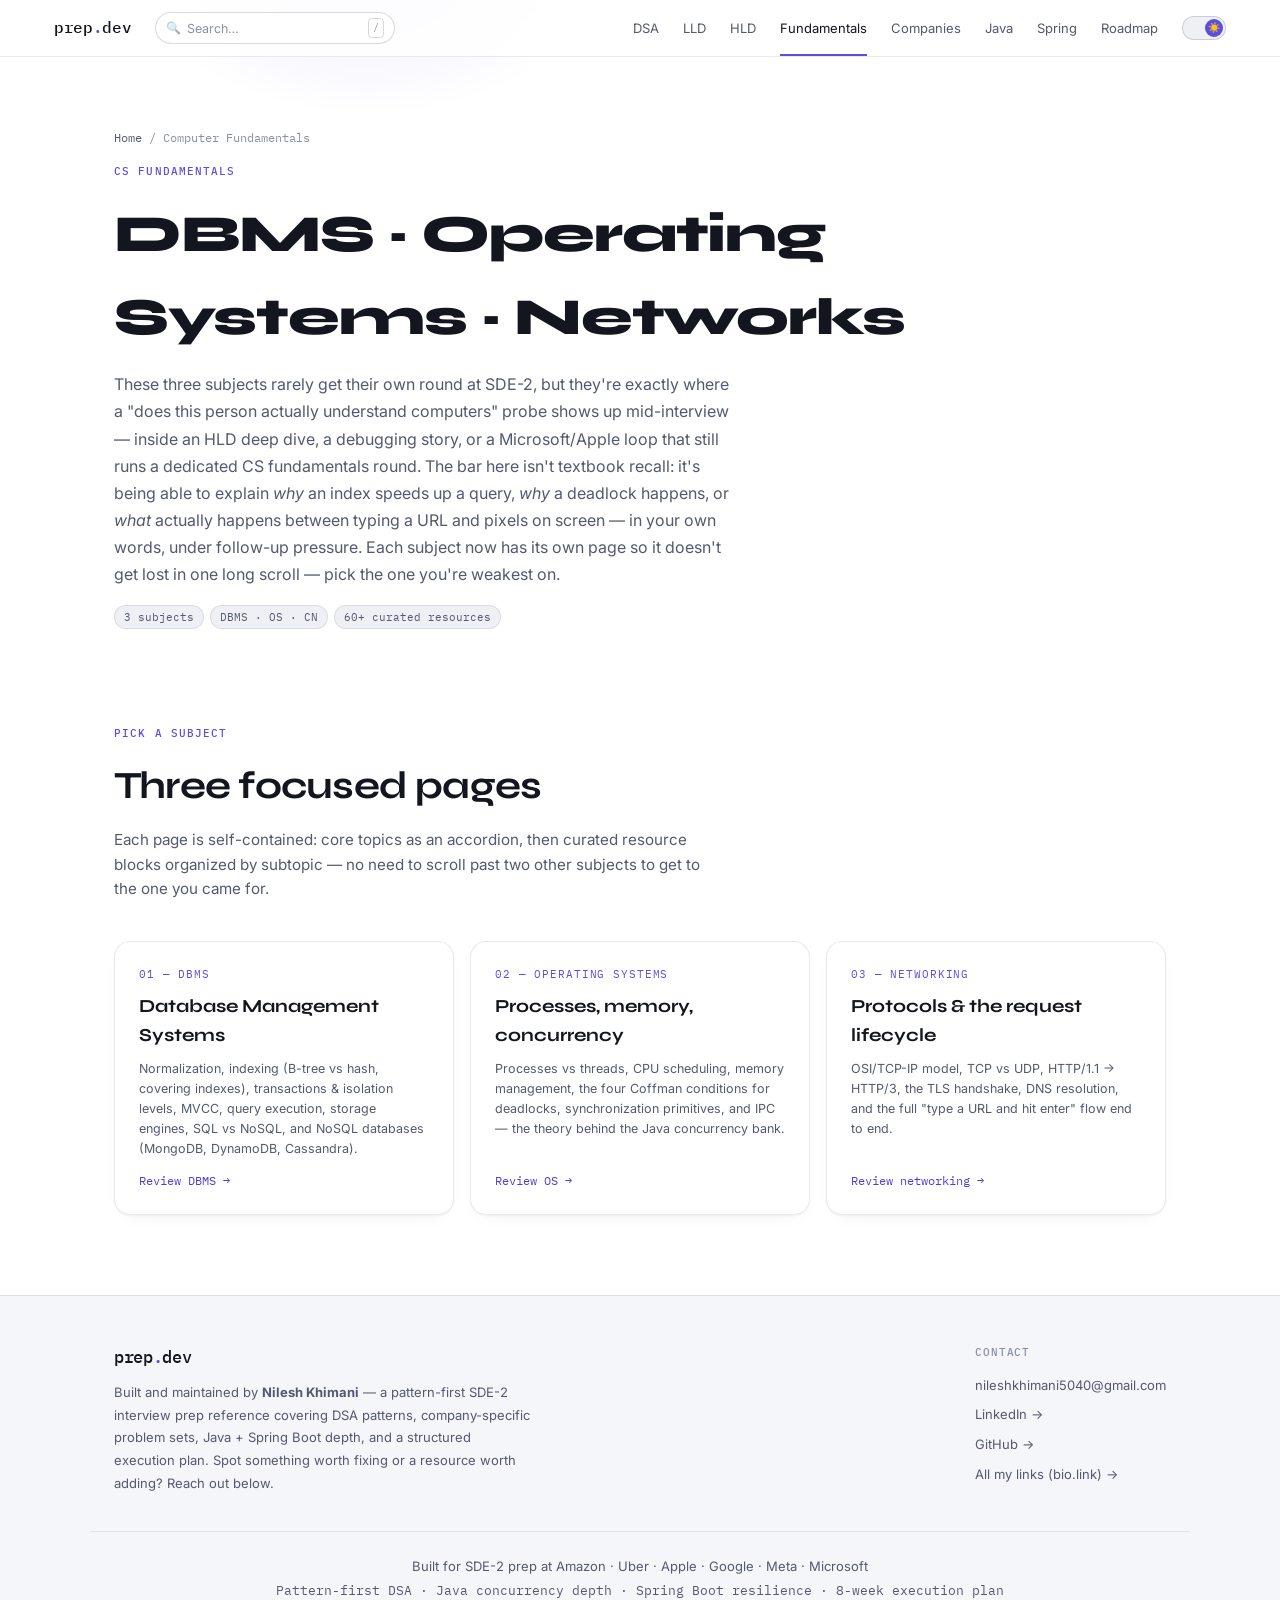
<file: fundamentals.html>
<!DOCTYPE html>
<html lang="en">
<head>
<meta charset="UTF-8">
<meta name="viewport" content="width=device-width, initial-scale=1.0">
<title>Computer Fundamentals — DBMS · OS · CN — SDE-2 Interview Prep</title>
<meta name="description" content="Computer fundamentals for senior/staff interviews: DBMS (indexing, transactions, normalization), Operating Systems (processes, scheduling, deadlocks), and Computer Networks (TCP/IP, HTTP, DNS) with the best free resources.">
<link rel="preconnect" href="https://fonts.googleapis.com">
<link rel="preconnect" href="https://fonts.gstatic.com" crossorigin>
<link href="https://fonts.googleapis.com/css2?family=IBM+Plex+Mono:wght@400;500&family=Inter:wght@300;400;500;600&family=Syne:wght@700;800&display=swap" rel="stylesheet">
<link rel="stylesheet" href="style.css?v=5">
<script>
(function () {
  var t = localStorage.getItem('theme');
  if (!t) { t = window.matchMedia('(prefers-color-scheme: light)').matches ? 'light' : 'dark'; }
  document.documentElement.setAttribute('data-theme', t);
})();
</script>
</head>
<body>

<!-- NAV -->
<nav class="nav">
  <div class="nav-inner">
    <a href="index.html" class="nav-logo">prep<span class="logo-accent">.</span>dev</a>
    <div class="nav-links">
      <a href="patterns.html">DSA</a>
      <a href="lld.html">LLD</a>
      <a href="hld.html">HLD</a>
      <a href="fundamentals.html" class="active">Fundamentals</a>
      <a href="companies.html">Companies</a>
      <a href="java.html">Java</a>
      <a href="spring.html">Spring</a>
      <a href="roadmap.html">Roadmap</a>
    </div>
    <div class="nav-right">
      <button class="theme-toggle" aria-label="Toggle light/dark theme">
        <span class="theme-toggle-knob"></span>
      </button>
      <button class="nav-toggle" aria-label="Toggle menu">☰</button>
    </div>
  </div>
</nav>

<!-- PAGE HEADER -->
<header class="page-header">
  <div class="container">
    <span class="breadcrumb"><a href="index.html">Home</a> / Computer Fundamentals</span>
    <span class="section-eyebrow">CS Fundamentals</span>
    <h1>DBMS · Operating Systems · Networks</h1>
    <p>These three subjects rarely get their own round at SDE-2, but they're exactly where a "does this person actually understand computers" probe shows up mid-interview — inside an HLD deep dive, a debugging story, or a Microsoft/Apple loop that still runs a dedicated CS fundamentals round. The bar here isn't textbook recall: it's being able to explain <em>why</em> an index speeds up a query, <em>why</em> a deadlock happens, or <em>what</em> actually happens between typing a URL and pixels on screen — in your own words, under follow-up pressure. Each subject now has its own page so it doesn't get lost in one long scroll — pick the one you're weakest on.</p>
    <div class="header-meta">
      <span>3 subjects</span>
      <span>DBMS · OS · CN</span>
      <span>60+ curated resources</span>
    </div>
  </div>
</header>

<section class="section">
  <div class="container">
    <div class="section-header">
      <span class="section-eyebrow">Pick a subject</span>
      <h2>Three focused pages</h2>
      <p>Each page is self-contained: core topics as an accordion, then curated resource blocks organized by subtopic — no need to scroll past two other subjects to get to the one you came for.</p>
    </div>

    <div class="nav-cards">

      <a href="dbms.html" class="nav-card">
        <span class="nav-card-icon">01 — DBMS</span>
        <h3>Database Management Systems</h3>
        <p>Normalization, indexing (B-tree vs hash, covering indexes), transactions &amp; isolation levels, MVCC, query execution, storage engines, SQL vs NoSQL, and NoSQL databases (MongoDB, DynamoDB, Cassandra).</p>
        <span class="nav-card-cta">Review DBMS →</span>
      </a>

      <a href="os.html" class="nav-card">
        <span class="nav-card-icon">02 — Operating Systems</span>
        <h3>Processes, memory, concurrency</h3>
        <p>Processes vs threads, CPU scheduling, memory management, the four Coffman conditions for deadlocks, synchronization primitives, and IPC — the theory behind the Java concurrency bank.</p>
        <span class="nav-card-cta">Review OS →</span>
      </a>

      <a href="networking.html" class="nav-card">
        <span class="nav-card-icon">03 — Networking</span>
        <h3>Protocols &amp; the request lifecycle</h3>
        <p>OSI/TCP-IP model, TCP vs UDP, HTTP/1.1 → HTTP/3, the TLS handshake, DNS resolution, and the full "type a URL and hit enter" flow end to end.</p>
        <span class="nav-card-cta">Review networking →</span>
      </a>

    </div>
  </div>
</section>

<!-- FOOTER -->
<footer class="footer">
  <div class="container footer-grid">
    <div class="footer-about">
      <span class="nav-logo">prep<span class="logo-accent">.</span>dev</span>
      <p>Built and maintained by <strong>Nilesh Khimani</strong> — a pattern-first SDE-2 interview prep reference covering DSA patterns, company-specific problem sets, Java + Spring Boot depth, and a structured execution plan. Spot something worth fixing or a resource worth adding? Reach out below.</p>
    </div>
    <div class="footer-contact">
      <span class="footer-heading">Contact</span>
      <a href="mailto:nileshkhimani5040@gmail.com">nileshkhimani5040@gmail.com</a>
      <a href="https://www.linkedin.com/in/nileshkhimani1/" target="_blank">LinkedIn →</a>
      <a href="https://github.com/NileshKhimani1" target="_blank">GitHub →</a>
      <a href="https://nileshkhimani.bio.link/" target="_blank">All my links (bio.link) →</a>
    </div>
  </div>
  <div class="container footer-bottom">
    <p>Built for SDE-2 prep at Amazon · Uber · Apple · Google · Meta · Microsoft</p>
    <p class="footer-sub">Pattern-first DSA · Java concurrency depth · Spring Boot resilience · 8-week execution plan</p>
  </div>
</footer>

<script src="search-data.js?v=5"></script>
<script src="app.js?v=5"></script>
</body>
</html>
</file>
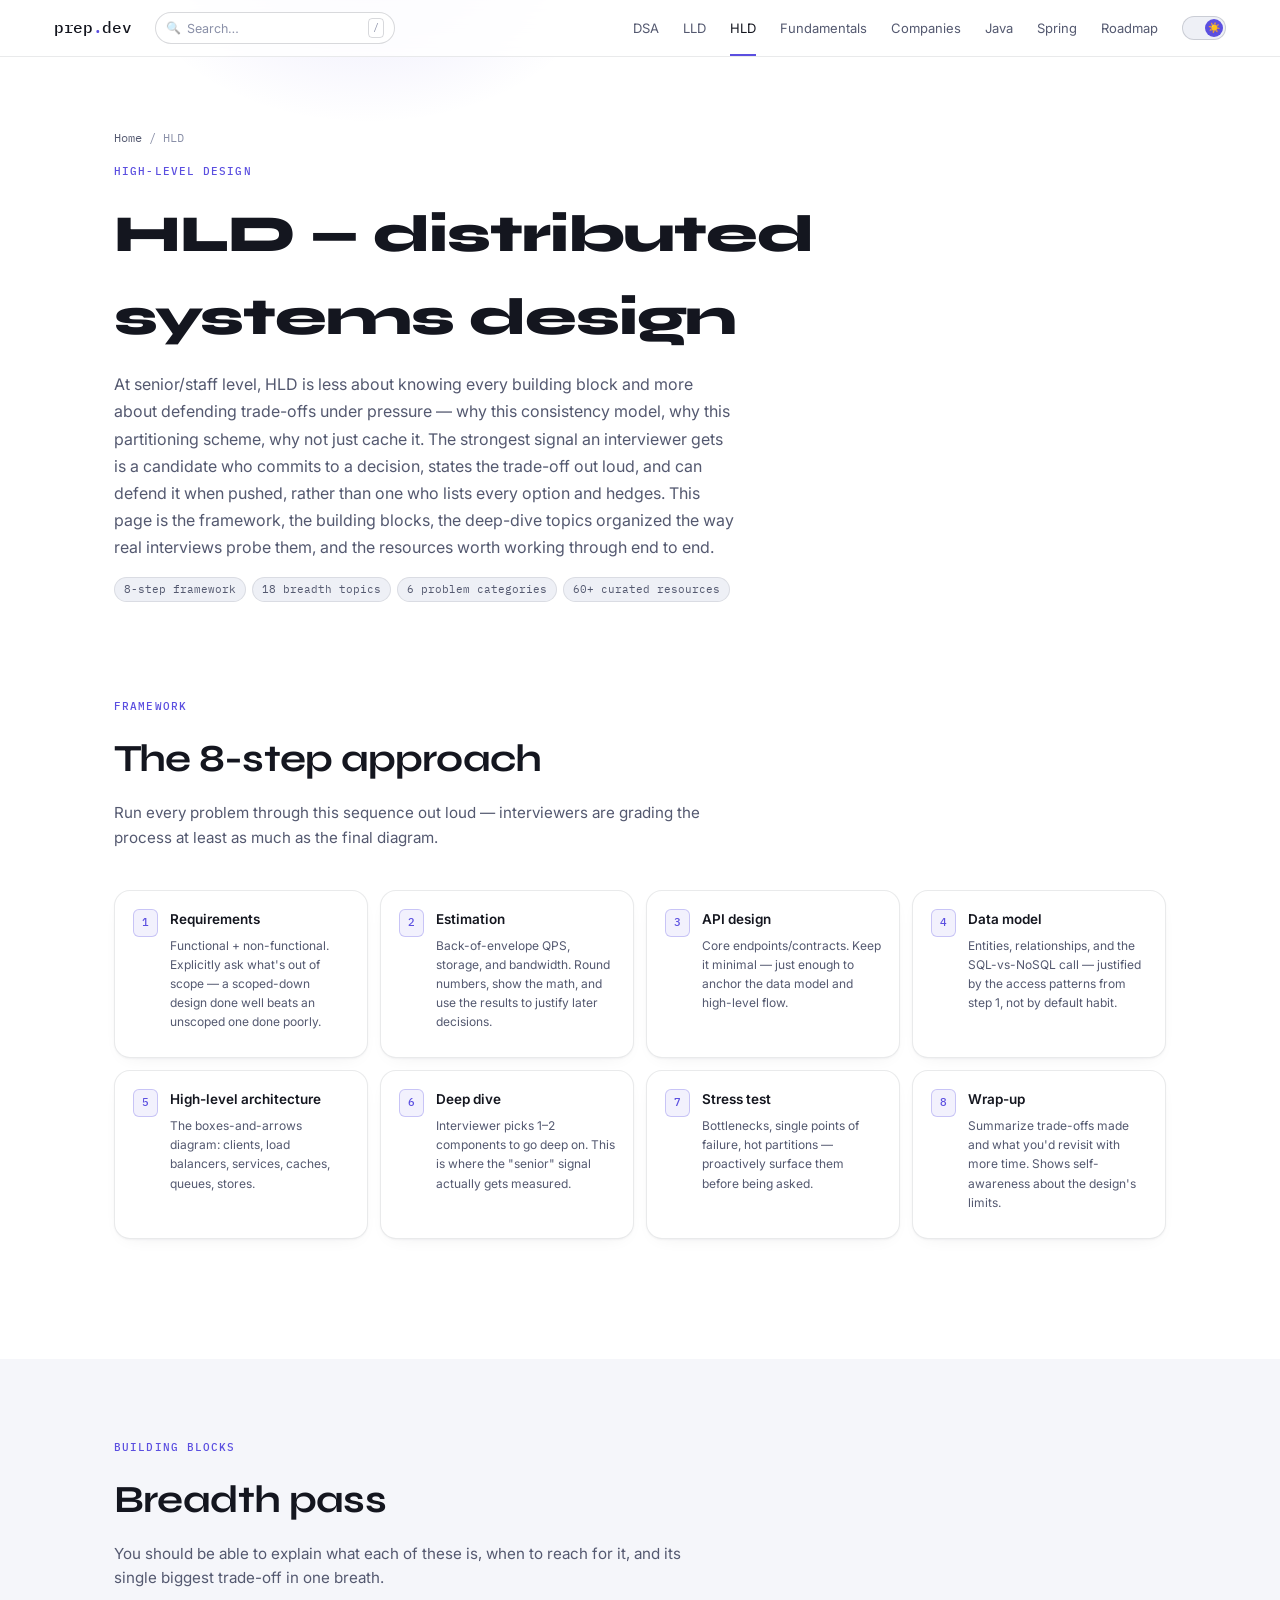
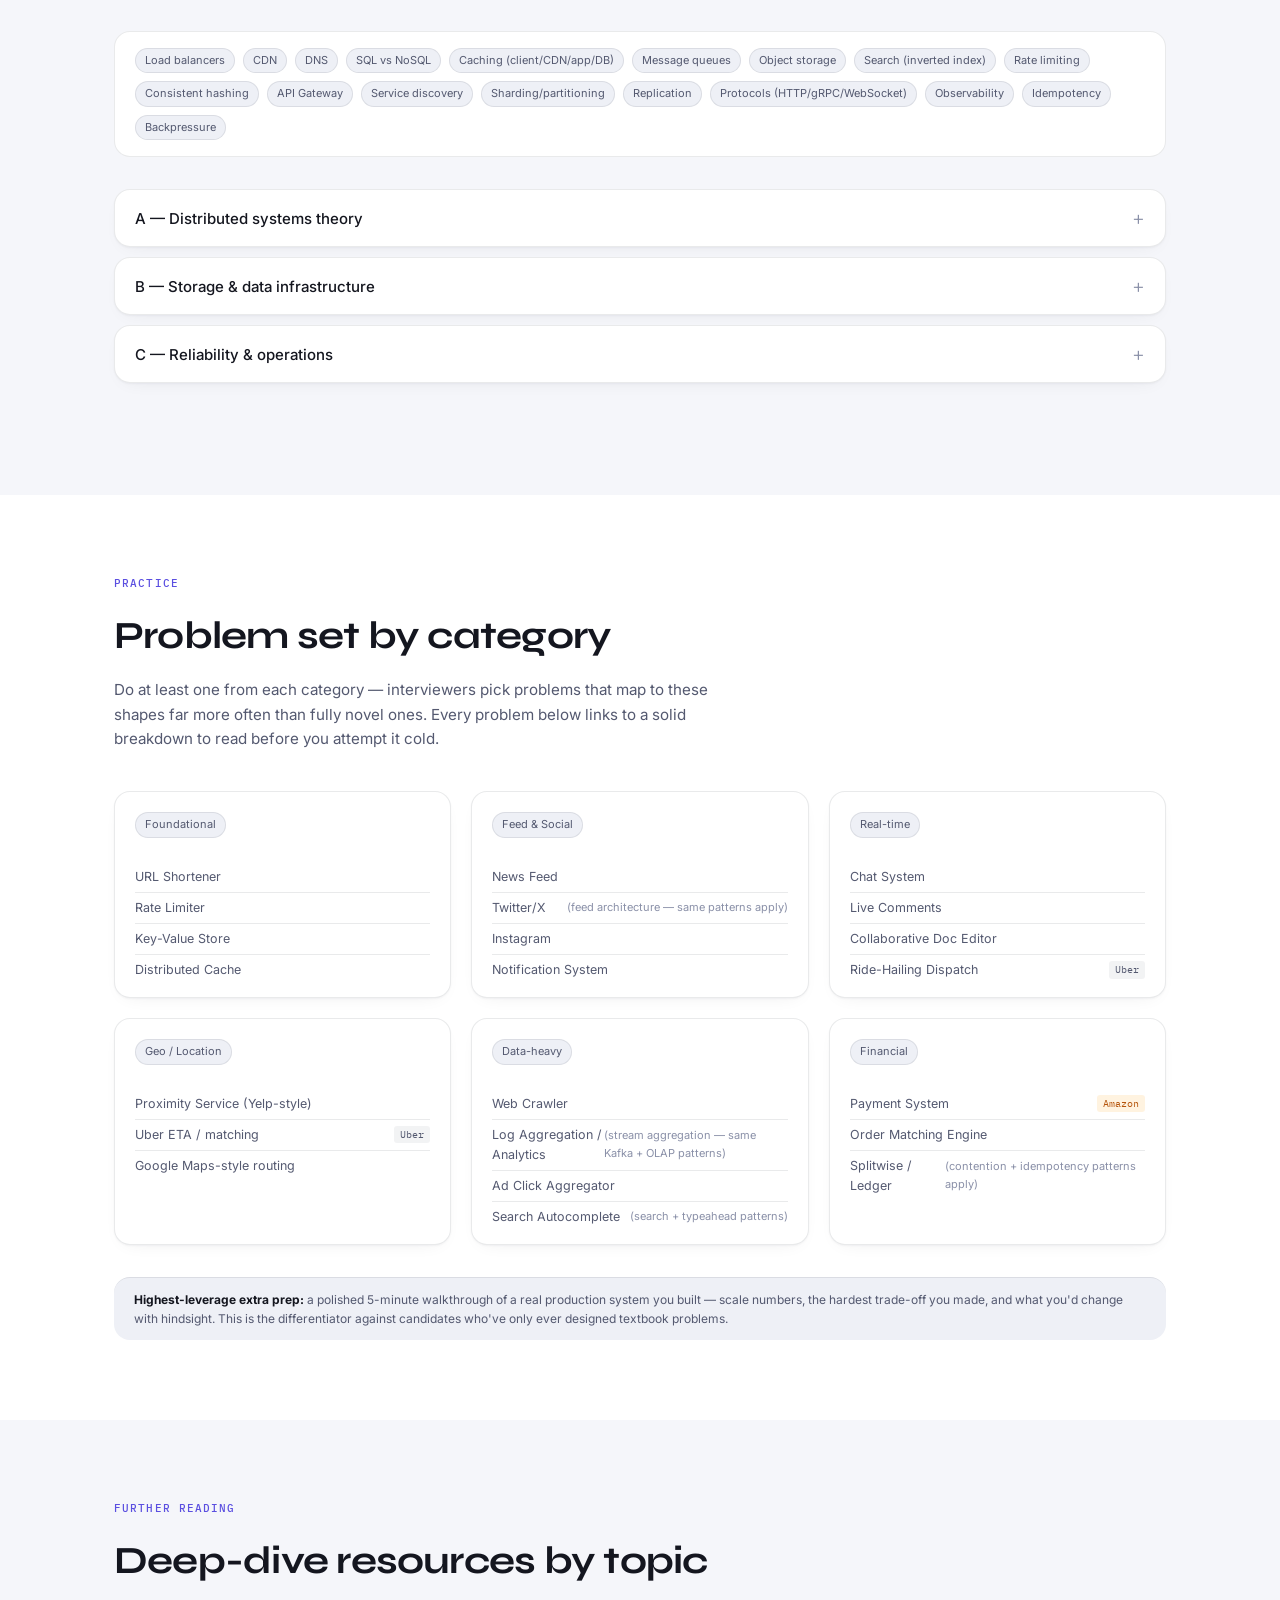
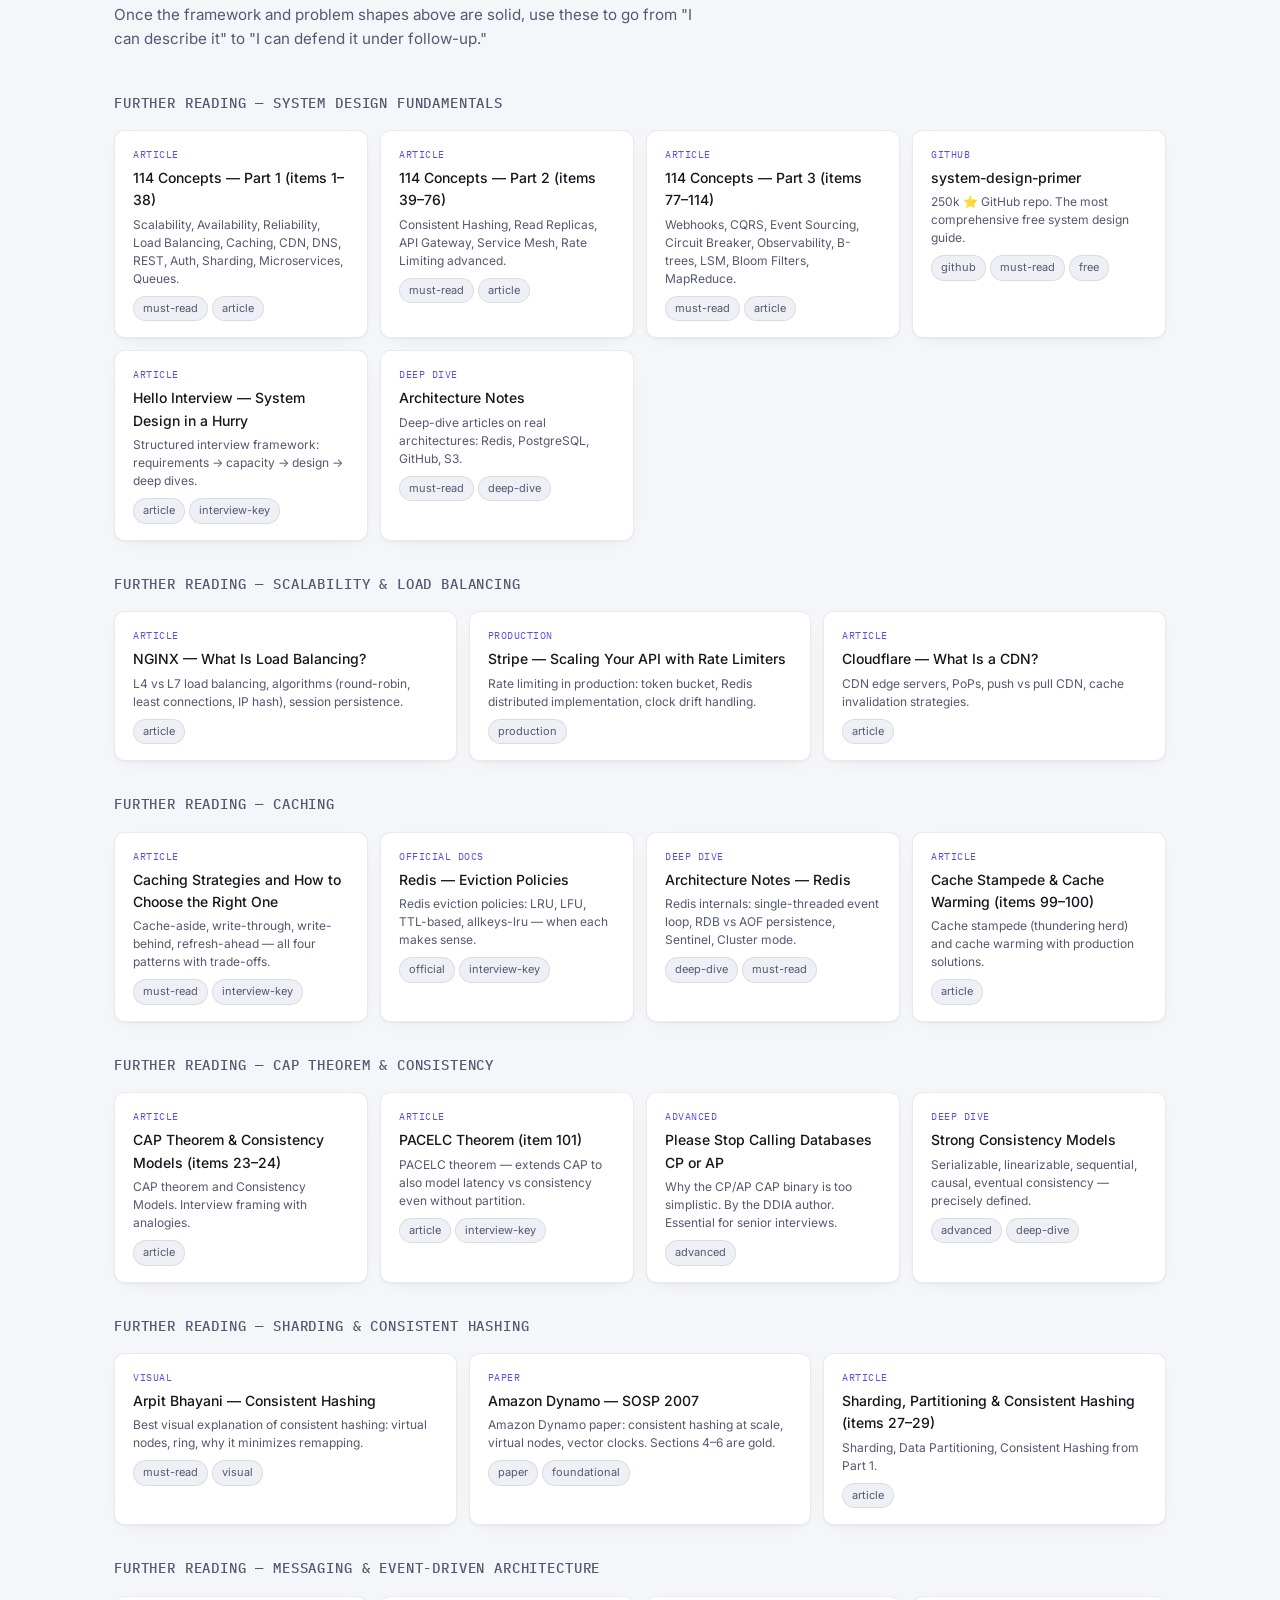
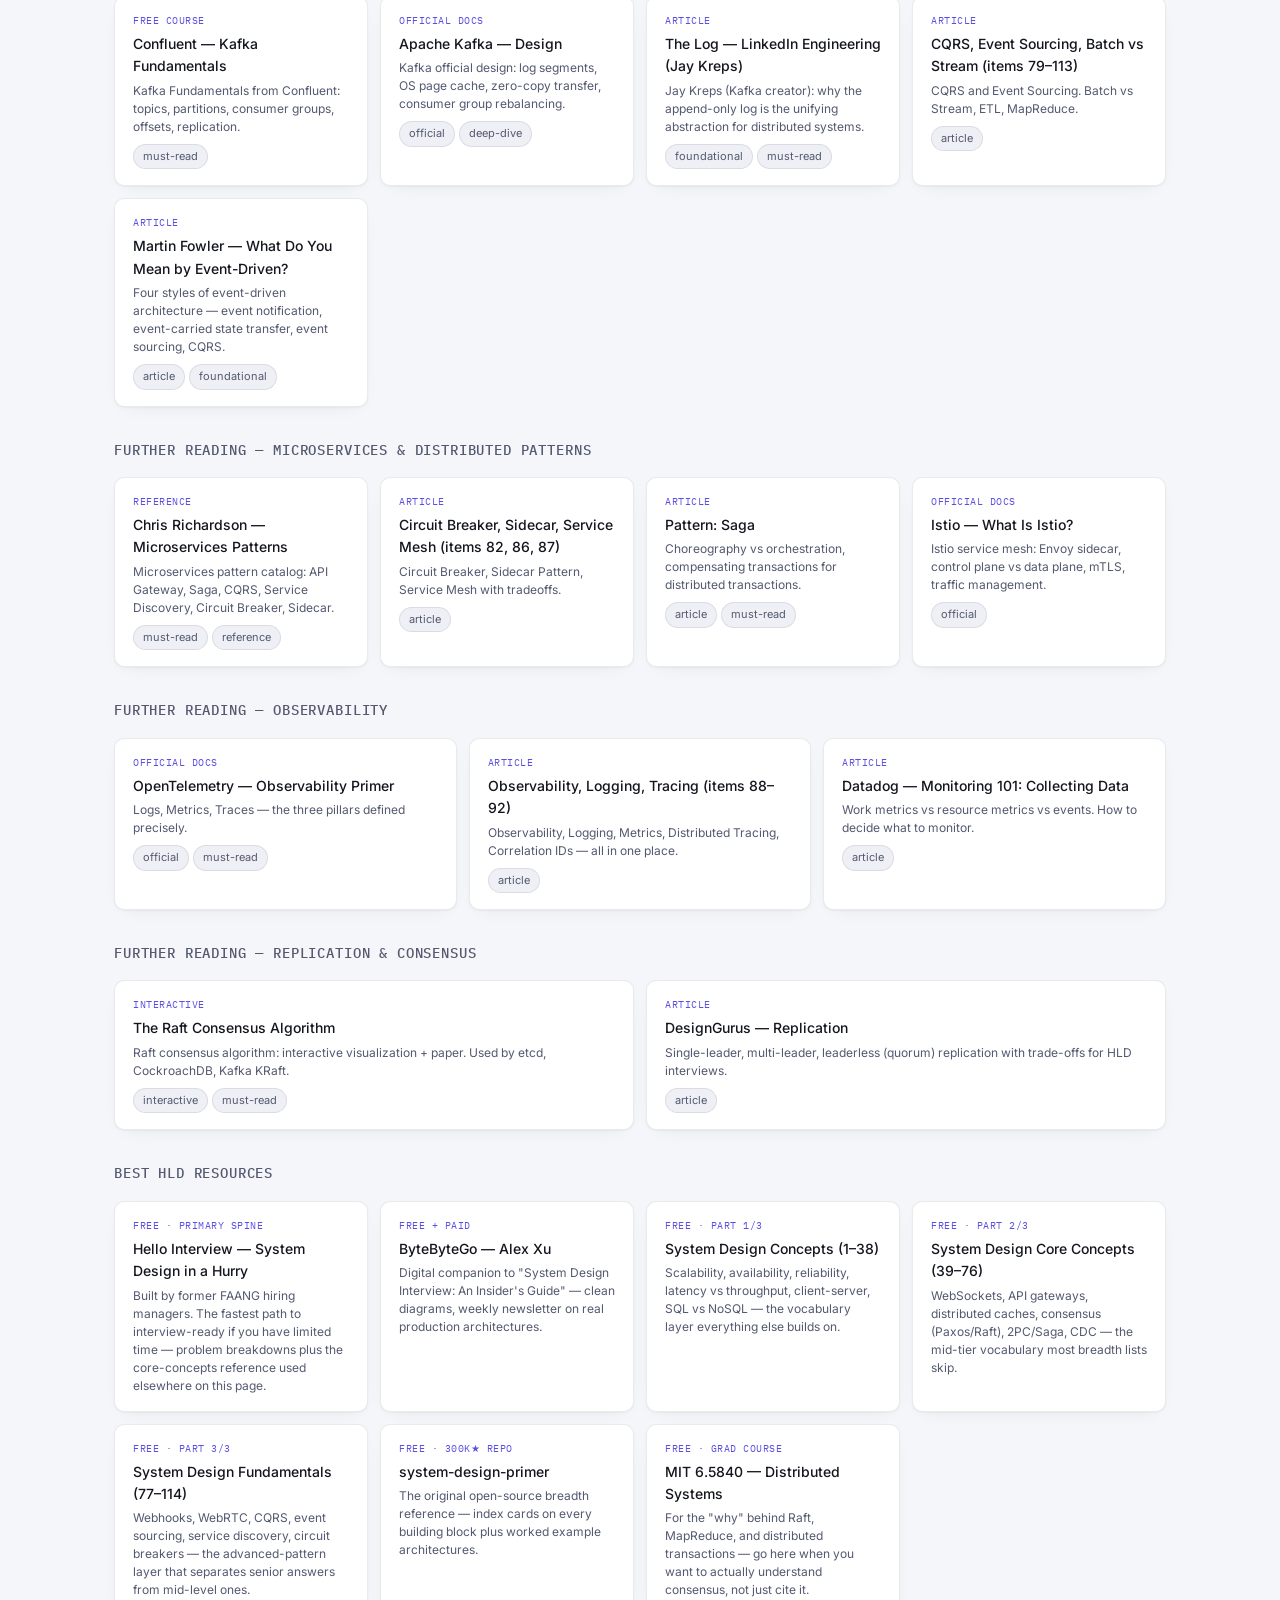
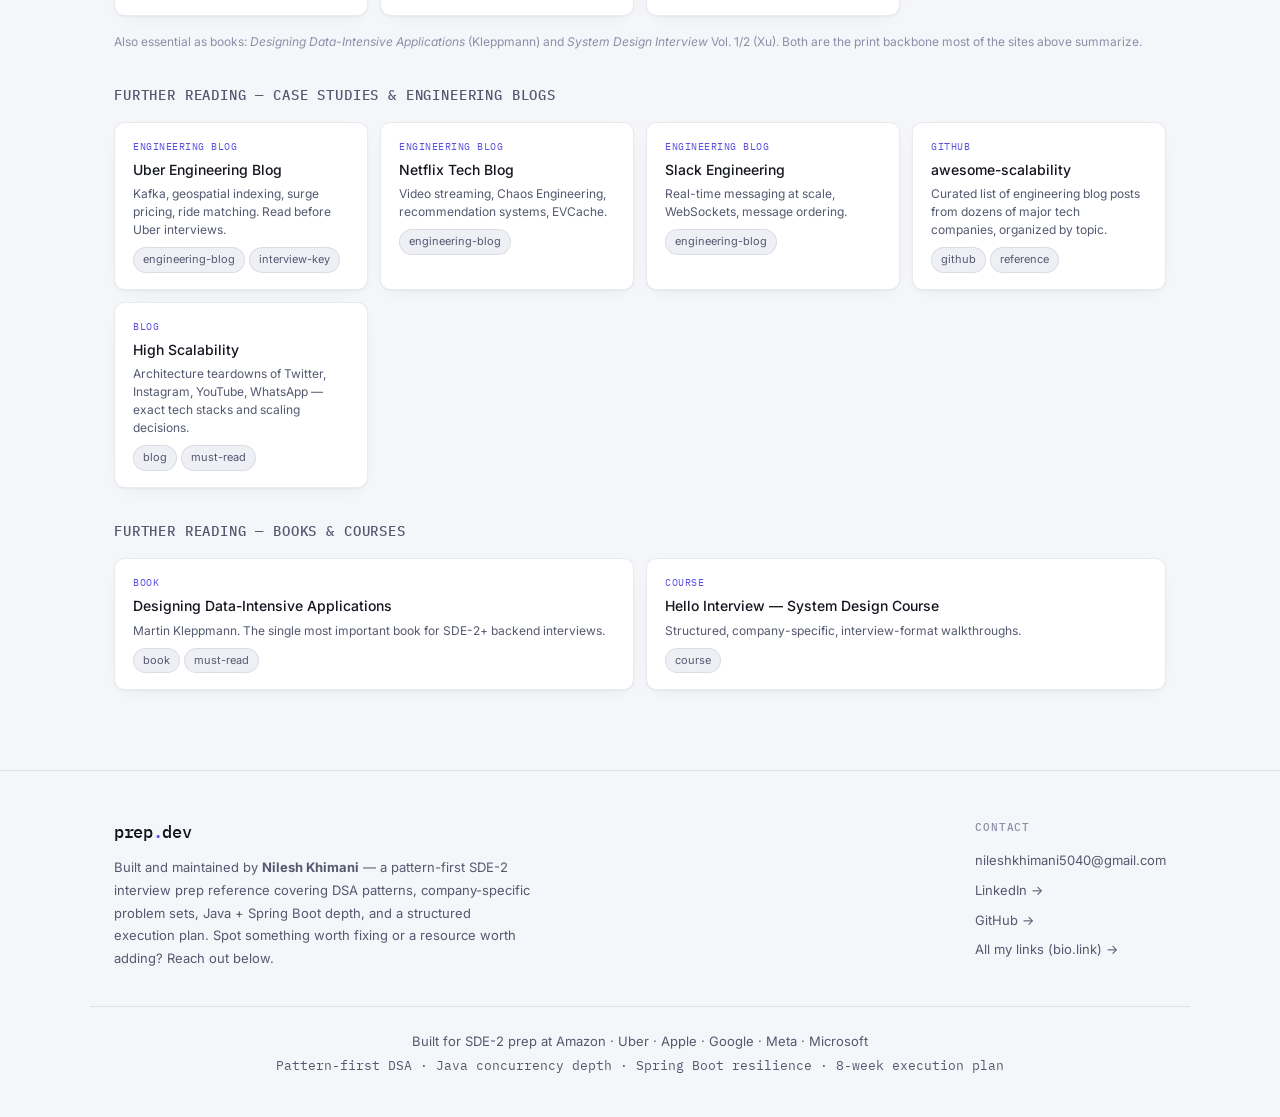
<file: hld.html>
<!DOCTYPE html>
<html lang="en">
<head>
<meta charset="UTF-8">
<meta name="viewport" content="width=device-width, initial-scale=1.0">
<title>HLD — High-Level Design — SDE-2 Interview Prep</title>
<meta name="description" content="High-level system design interview prep: the 8-step framework, building blocks, deep-dive topics by category, problem sets, and the best resources including Hello Interview, ByteByteGo, and DDIA.">
<link rel="preconnect" href="https://fonts.googleapis.com">
<link rel="preconnect" href="https://fonts.gstatic.com" crossorigin>
<link href="https://fonts.googleapis.com/css2?family=IBM+Plex+Mono:wght@400;500&family=Inter:wght@300;400;500;600&family=Syne:wght@700;800&display=swap" rel="stylesheet">
<link rel="stylesheet" href="style.css?v=5">
<script>
(function () {
  var t = localStorage.getItem('theme');
  if (!t) { t = window.matchMedia('(prefers-color-scheme: light)').matches ? 'light' : 'dark'; }
  document.documentElement.setAttribute('data-theme', t);
})();
</script>
</head>
<body>

<!-- NAV -->
<nav class="nav">
  <div class="nav-inner">
    <a href="index.html" class="nav-logo">prep<span class="logo-accent">.</span>dev</a>
    <div class="nav-links">
      <a href="patterns.html">DSA</a>
      <a href="lld.html">LLD</a>
      <a href="hld.html" class="active">HLD</a>
      <a href="fundamentals.html">Fundamentals</a>
      <a href="companies.html">Companies</a>
      <a href="java.html">Java</a>
      <a href="spring.html">Spring</a>
      <a href="roadmap.html">Roadmap</a>
    </div>
    <div class="nav-right">
      <button class="theme-toggle" aria-label="Toggle light/dark theme">
        <span class="theme-toggle-knob"></span>
      </button>
      <button class="nav-toggle" aria-label="Toggle menu">☰</button>
    </div>
  </div>
</nav>

<!-- PAGE HEADER -->
<header class="page-header">
  <div class="container">
    <span class="breadcrumb"><a href="index.html">Home</a> / HLD</span>
    <span class="section-eyebrow">High-Level Design</span>
    <h1>HLD — distributed systems design</h1>
    <p>At senior/staff level, HLD is less about knowing every building block and more about defending trade-offs under pressure — why this consistency model, why this partitioning scheme, why not just cache it. The strongest signal an interviewer gets is a candidate who commits to a decision, states the trade-off out loud, and can defend it when pushed, rather than one who lists every option and hedges. This page is the framework, the building blocks, the deep-dive topics organized the way real interviews probe them, and the resources worth working through end to end.</p>
    <div class="header-meta">
      <span>8-step framework</span>
      <span>18 breadth topics</span>
      <span>6 problem categories</span>
      <span>60+ curated resources</span>
    </div>
  </div>
</header>

<section class="section">
  <div class="container">
    <div class="section-header">
      <span class="section-eyebrow">Framework</span>
      <h2>The 8-step approach</h2>
      <p>Run every problem through this sequence out loud — interviewers are grading the process at least as much as the final diagram.</p>
    </div>

    <div class="timeline">
      <div class="week-card"><div class="week-num-badge">1</div><div class="week-content"><h4>Requirements</h4><p>Functional + non-functional. Explicitly ask what's out of scope — a scoped-down design done well beats an unscoped one done poorly.</p></div></div>
      <div class="week-card"><div class="week-num-badge">2</div><div class="week-content"><h4>Estimation</h4><p>Back-of-envelope QPS, storage, and bandwidth. Round numbers, show the math, and use the results to justify later decisions.</p></div></div>
      <div class="week-card"><div class="week-num-badge">3</div><div class="week-content"><h4>API design</h4><p>Core endpoints/contracts. Keep it minimal — just enough to anchor the data model and high-level flow.</p></div></div>
      <div class="week-card"><div class="week-num-badge">4</div><div class="week-content"><h4>Data model</h4><p>Entities, relationships, and the SQL-vs-NoSQL call — justified by the access patterns from step 1, not by default habit.</p></div></div>
      <div class="week-card"><div class="week-num-badge">5</div><div class="week-content"><h4>High-level architecture</h4><p>The boxes-and-arrows diagram: clients, load balancers, services, caches, queues, stores.</p></div></div>
      <div class="week-card"><div class="week-num-badge">6</div><div class="week-content"><h4>Deep dive</h4><p>Interviewer picks 1–2 components to go deep on. This is where the "senior" signal actually gets measured.</p></div></div>
      <div class="week-card"><div class="week-num-badge">7</div><div class="week-content"><h4>Stress test</h4><p>Bottlenecks, single points of failure, hot partitions — proactively surface them before being asked.</p></div></div>
      <div class="week-card"><div class="week-num-badge">8</div><div class="week-content"><h4>Wrap-up</h4><p>Summarize trade-offs made and what you'd revisit with more time. Shows self-awareness about the design's limits.</p></div></div>
    </div>
  </div>
</section>

<section class="section section-alt">
  <div class="container">
    <div class="section-header">
      <span class="section-eyebrow">Building blocks</span>
      <h2>Breadth pass</h2>
      <p>You should be able to explain what each of these is, when to reach for it, and its single biggest trade-off in one breath.</p>
    </div>
    <div class="time-alloc">
      <span class="pill">Load balancers</span>
      <span class="pill">CDN</span>
      <span class="pill">DNS</span>
      <span class="pill">SQL vs NoSQL</span>
      <span class="pill">Caching (client/CDN/app/DB)</span>
      <span class="pill">Message queues</span>
      <span class="pill">Object storage</span>
      <span class="pill">Search (inverted index)</span>
      <span class="pill">Rate limiting</span>
      <span class="pill">Consistent hashing</span>
      <span class="pill">API Gateway</span>
      <span class="pill">Service discovery</span>
      <span class="pill">Sharding/partitioning</span>
      <span class="pill">Replication</span>
      <span class="pill">Protocols (HTTP/gRPC/WebSocket)</span>
      <span class="pill">Observability</span>
      <span class="pill">Idempotency</span>
      <span class="pill">Backpressure</span>
    </div>

    <div class="accordion-grid" style="margin-top:1.5rem;">
      <div class="accordion" id="hld-a-distributed-systems-theory">
        <button class="accordion-header" onclick="toggleAccordion(this)">
          <span>A — Distributed systems theory</span><span class="acc-icon">+</span>
        </button>
        <div class="accordion-body">
          <div class="q-item"><span class="q-num">•</span>CAP theorem and PACELC — and, critically, when <em>not</em> to invoke CAP (don't apply it to a single-node system, a mistake that reads as memorized-not-understood).</div>
          <div class="q-item"><span class="q-num">•</span>Consistency models: strong, eventual, causal, read-your-writes.</div>
          <div class="q-item"><span class="q-num">•</span>Consensus: Raft and Paxos at the level of "what problem do they solve and why is leader election hard," not full proofs.</div>
          <div class="q-item"><span class="q-num">•</span>Partitioning/sharding strategies, distributed transactions (2PC, Saga pattern).</div>
        </div>
      </div>
      <div class="accordion" id="hld-b-storage-data-infrastructure">
        <button class="accordion-header" onclick="toggleAccordion(this)">
          <span>B — Storage &amp; data infrastructure</span><span class="acc-icon">+</span>
        </button>
        <div class="accordion-body">
          <div class="q-item"><span class="q-num">•</span>Storage engines: B-tree vs LSM-tree — why Cassandra/RocksDB pick LSM for write-heavy workloads.</div>
          <div class="q-item"><span class="q-num">•</span>Caching strategies: cache-aside, write-through, write-behind, and eviction policy trade-offs.</div>
          <div class="q-item"><span class="q-num">•</span>Kafka internals: partitions, consumer groups, offset management, exactly-once semantics.</div>
          <div class="q-item"><span class="q-num">•</span>Indexing/search (inverted index basics), time-series aggregation, geospatial indexing (geohash, quadtree).</div>
        </div>
      </div>
      <div class="accordion" id="hld-c-reliability-operations">
        <button class="accordion-header" onclick="toggleAccordion(this)">
          <span>C — Reliability &amp; operations</span><span class="acc-icon">+</span>
        </button>
        <div class="accordion-body">
          <div class="q-item"><span class="q-num">•</span>Failure handling: retries with backoff, circuit breakers, bulkheads — see the <a href="spring.html">Spring Boot resilience section</a> for implementation depth.</div>
          <div class="q-item"><span class="q-num">•</span>Rate limiting algorithms (token bucket, sliding window log), networking basics — see the <a href="networking.html">Computer Networks page</a>.</div>
          <div class="q-item"><span class="q-num">•</span>Real-time delivery (long polling, SSE, WebSocket), distributed ID generation (Snowflake-style).</div>
          <div class="q-item"><span class="q-num">•</span>Multi-region architecture, observability (metrics/logs/traces), security basics, cost awareness at scale.</div>
        </div>
      </div>
    </div>
  </div>
</section>

<section class="section">
  <div class="container">
    <div class="section-header">
      <span class="section-eyebrow">Practice</span>
      <h2>Problem set by category</h2>
      <p>Do at least one from each category — interviewers pick problems that map to these shapes far more often than fully novel ones. Every problem below links to a solid breakdown to read before you attempt it cold.</p>
    </div>
    <div class="companies-grid">
      <div class="company-card" id="hld-foundational">
        <div class="company-pills" style="border-bottom:none;padding-top:1.25rem;"><span class="pill">Foundational</span></div>
        <div class="company-problems">
          <div class="cp-row"><a href="https://www.hellointerview.com/learn/system-design/problem-breakdowns/bitly" target="_blank" rel="noopener noreferrer">URL Shortener</a></div>
          <div class="cp-row"><a href="https://www.hellointerview.com/learn/system-design/problem-breakdowns/distributed-rate-limiter" target="_blank" rel="noopener noreferrer">Rate Limiter</a></div>
          <div class="cp-row"><a href="https://www.hellointerview.com/learn/system-design/problem-breakdowns/distributed-cache" target="_blank" rel="noopener noreferrer">Key-Value Store</a></div>
          <div class="cp-row"><a href="https://www.hellointerview.com/learn/system-design/problem-breakdowns/distributed-cache" target="_blank" rel="noopener noreferrer">Distributed Cache</a></div>
        </div>
      </div>
      <div class="company-card" id="hld-feed-social">
        <div class="company-pills" style="border-bottom:none;padding-top:1.25rem;"><span class="pill">Feed &amp; Social</span></div>
        <div class="company-problems">
          <div class="cp-row"><a href="https://www.hellointerview.com/learn/system-design/problem-breakdowns/fb-news-feed" target="_blank" rel="noopener noreferrer">News Feed</a></div>
          <div class="cp-row"><a href="https://www.hellointerview.com/learn/system-design/problem-breakdowns/fb-news-feed" target="_blank" rel="noopener noreferrer">Twitter/X</a><span style="font-size:11px;color:var(--text-muted);">(feed architecture — same patterns apply)</span></div>
          <div class="cp-row"><a href="https://www.hellointerview.com/learn/system-design/problem-breakdowns/instagram" target="_blank" rel="noopener noreferrer">Instagram</a></div>
          <div class="cp-row"><a href="https://www.hellointerview.com/learn/system-design/problem-breakdowns/notification-system" target="_blank" rel="noopener noreferrer">Notification System</a></div>
        </div>
      </div>
      <div class="company-card" id="hld-real-time">
        <div class="company-pills" style="border-bottom:none;padding-top:1.25rem;"><span class="pill">Real-time</span></div>
        <div class="company-problems">
          <div class="cp-row"><a href="https://www.hellointerview.com/learn/system-design/problem-breakdowns/whatsapp" target="_blank" rel="noopener noreferrer">Chat System</a></div>
          <div class="cp-row"><a href="https://www.hellointerview.com/learn/system-design/problem-breakdowns/fb-live-comments" target="_blank" rel="noopener noreferrer">Live Comments</a></div>
          <div class="cp-row"><a href="https://www.loremine.com/blogs/operational-transformation-algorithm-behind-google-docs" target="_blank" rel="noopener noreferrer">Collaborative Doc Editor</a></div>
          <div class="cp-row"><a href="https://www.hellointerview.com/learn/system-design/problem-breakdowns/uber" target="_blank" rel="noopener noreferrer">Ride-Hailing Dispatch</a> <span class="co-tag uber">Uber</span></div>
        </div>
      </div>
      <div class="company-card" id="hld-geo-location">
        <div class="company-pills" style="border-bottom:none;padding-top:1.25rem;"><span class="pill">Geo / Location</span></div>
        <div class="company-problems">
          <div class="cp-row"><a href="https://bytebytego.com/guides/proximity-service/" target="_blank" rel="noopener noreferrer">Proximity Service (Yelp-style)</a></div>
          <div class="cp-row"><a href="https://medium.com/@Monika_Sharma1/uber-backend-system-design-explained-9ea6800777c7" target="_blank" rel="noopener noreferrer">Uber ETA / matching</a> <span class="co-tag uber">Uber</span></div>
          <div class="cp-row"><a href="https://medium.com/@23bt04006/dijkstras-algorithm-in-gps-navigation-google-maps-finding-optimal-road-routes-0b5ca6df06e8" target="_blank" rel="noopener noreferrer">Google Maps-style routing</a></div>
        </div>
      </div>
      <div class="company-card" id="hld-data-heavy">
        <div class="company-pills" style="border-bottom:none;padding-top:1.25rem;"><span class="pill">Data-heavy</span></div>
        <div class="company-problems">
          <div class="cp-row"><a href="https://www.hellointerview.com/learn/system-design/problem-breakdowns/web-crawler" target="_blank" rel="noopener noreferrer">Web Crawler</a></div>
          <div class="cp-row"><a href="https://www.hellointerview.com/learn/system-design/problem-breakdowns/ad-click-aggregator" target="_blank" rel="noopener noreferrer">Log Aggregation / Analytics</a><span style="font-size:11px;color:var(--text-muted);">(stream aggregation — same Kafka + OLAP patterns)</span></div>
          <div class="cp-row"><a href="https://www.hellointerview.com/learn/system-design/problem-breakdowns/ad-click-aggregator" target="_blank" rel="noopener noreferrer">Ad Click Aggregator</a></div>
          <div class="cp-row"><a href="https://www.hellointerview.com/learn/system-design/problem-breakdowns/fb-post-search" target="_blank" rel="noopener noreferrer">Search Autocomplete</a><span style="font-size:11px;color:var(--text-muted);">(search + typeahead patterns)</span></div>
        </div>
      </div>
      <div class="company-card" id="hld-financial">
        <div class="company-pills" style="border-bottom:none;padding-top:1.25rem;"><span class="pill">Financial</span></div>
        <div class="company-problems">
          <div class="cp-row"><a href="https://www.hellointerview.com/learn/system-design/problem-breakdowns/payment-system" target="_blank" rel="noopener noreferrer">Payment System</a> <span class="co-tag amazon">Amazon</span></div>
          <div class="cp-row"><a href="https://dev.to/matt_frank_usa/designing-a-stock-exchange-order-matching-engine-759" target="_blank" rel="noopener noreferrer">Order Matching Engine</a></div>
          <div class="cp-row"><a href="https://www.hellointerview.com/learn/system-design/problem-breakdowns/ticketmaster" target="_blank" rel="noopener noreferrer">Splitwise / Ledger</a><span style="font-size:11px;color:var(--text-muted);">(contention + idempotency patterns apply)</span></div>
        </div>
      </div>
    </div>
    <div class="company-note" style="border-radius: var(--radius-lg); margin-top: 1rem;">
      <strong>Highest-leverage extra prep:</strong> a polished 5-minute walkthrough of a real production system you built — scale numbers, the hardest trade-off you made, and what you'd change with hindsight. This is the differentiator against candidates who've only ever designed textbook problems.
    </div>
  </div>
</section>

<section class="section section-alt">
  <div class="container">
    <div class="section-header">
      <span class="section-eyebrow">Further reading</span>
      <h2>Deep-dive resources by topic</h2>
      <p>Once the framework and problem shapes above are solid, use these to go from "I can describe it" to "I can defend it under follow-up."</p>
    </div>

    <div class="java-resources" style="margin-top:0.5rem;" id="hld-further-reading-system-design-fundamentals">
      <h3>Further reading — system design fundamentals</h3>
      <div class="resource-cards-row">
        <a href="https://newsletter.systemdesign.one/p/system-design-concepts" target="_blank" rel="noopener noreferrer" class="res-card">
          <span class="res-type">Article</span>
          <span class="res-name">114 Concepts — Part 1 (items 1–38)</span>
          <span class="res-desc">Scalability, Availability, Reliability, Load Balancing, Caching, CDN, DNS, REST, Auth, Sharding, Microservices, Queues.</span>
          <div class="res-tags" style="display:flex;flex-wrap:wrap;gap:4px;margin-top:4px;"><span class="pill">must-read</span><span class="pill">article</span></div>
        </a>
        <a href="https://newsletter.systemdesign.one/p/system-design-core-concepts" target="_blank" rel="noopener noreferrer" class="res-card">
          <span class="res-type">Article</span>
          <span class="res-name">114 Concepts — Part 2 (items 39–76)</span>
          <span class="res-desc">Consistent Hashing, Read Replicas, API Gateway, Service Mesh, Rate Limiting advanced.</span>
          <div class="res-tags" style="display:flex;flex-wrap:wrap;gap:4px;margin-top:4px;"><span class="pill">must-read</span><span class="pill">article</span></div>
        </a>
        <a href="https://newsletter.systemdesign.one/p/system-design-fundamentals" target="_blank" rel="noopener noreferrer" class="res-card">
          <span class="res-type">Article</span>
          <span class="res-name">114 Concepts — Part 3 (items 77–114)</span>
          <span class="res-desc">Webhooks, CQRS, Event Sourcing, Circuit Breaker, Observability, B-trees, LSM, Bloom Filters, MapReduce.</span>
          <div class="res-tags" style="display:flex;flex-wrap:wrap;gap:4px;margin-top:4px;"><span class="pill">must-read</span><span class="pill">article</span></div>
        </a>
        <a href="https://github.com/donnemartin/system-design-primer" target="_blank" rel="noopener noreferrer" class="res-card">
          <span class="res-type">GitHub</span>
          <span class="res-name">system-design-primer</span>
          <span class="res-desc">250k ⭐ GitHub repo. The most comprehensive free system design guide.</span>
          <div class="res-tags" style="display:flex;flex-wrap:wrap;gap:4px;margin-top:4px;"><span class="pill">github</span><span class="pill">must-read</span><span class="pill">free</span></div>
        </a>
        <a href="https://www.hellointerview.com/learn/system-design/in-a-hurry/introduction" target="_blank" rel="noopener noreferrer" class="res-card">
          <span class="res-type">Article</span>
          <span class="res-name">Hello Interview — System Design in a Hurry</span>
          <span class="res-desc">Structured interview framework: requirements → capacity → design → deep dives.</span>
          <div class="res-tags" style="display:flex;flex-wrap:wrap;gap:4px;margin-top:4px;"><span class="pill">article</span><span class="pill">interview-key</span></div>
        </a>
        <a href="https://architecturenotes.co/" target="_blank" rel="noopener noreferrer" class="res-card">
          <span class="res-type">Deep Dive</span>
          <span class="res-name">Architecture Notes</span>
          <span class="res-desc">Deep-dive articles on real architectures: Redis, PostgreSQL, GitHub, S3.</span>
          <div class="res-tags" style="display:flex;flex-wrap:wrap;gap:4px;margin-top:4px;"><span class="pill">must-read</span><span class="pill">deep-dive</span></div>
        </a>
      </div>
    </div>

    <div class="java-resources" style="margin-top:2rem;" id="hld-further-reading-scalability-load-balancing">
      <h3>Further reading — scalability &amp; load balancing</h3>
      <div class="resource-cards-row">
        <a href="https://www.nginx.com/resources/glossary/load-balancing/" target="_blank" rel="noopener noreferrer" class="res-card">
          <span class="res-type">Article</span>
          <span class="res-name">NGINX — What Is Load Balancing?</span>
          <span class="res-desc">L4 vs L7 load balancing, algorithms (round-robin, least connections, IP hash), session persistence.</span>
          <div class="res-tags" style="display:flex;flex-wrap:wrap;gap:4px;margin-top:4px;"><span class="pill">article</span></div>
        </a>
        <a href="https://stripe.com/blog/rate-limiters" target="_blank" rel="noopener noreferrer" class="res-card">
          <span class="res-type">Production</span>
          <span class="res-name">Stripe — Scaling Your API with Rate Limiters</span>
          <span class="res-desc">Rate limiting in production: token bucket, Redis distributed implementation, clock drift handling.</span>
          <div class="res-tags" style="display:flex;flex-wrap:wrap;gap:4px;margin-top:4px;"><span class="pill">production</span></div>
        </a>
        <a href="https://www.cloudflare.com/learning/performance/what-is-a-cdn/" target="_blank" rel="noopener noreferrer" class="res-card">
          <span class="res-type">Article</span>
          <span class="res-name">Cloudflare — What Is a CDN?</span>
          <span class="res-desc">CDN edge servers, PoPs, push vs pull CDN, cache invalidation strategies.</span>
          <div class="res-tags" style="display:flex;flex-wrap:wrap;gap:4px;margin-top:4px;"><span class="pill">article</span></div>
        </a>
      </div>
    </div>

    <div class="java-resources" style="margin-top:2rem;" id="hld-further-reading-caching">
      <h3>Further reading — caching</h3>
      <div class="resource-cards-row">
        <a href="https://codeahoy.com/2017/08/11/caching-strategies-and-how-to-choose-the-right-one/" target="_blank" rel="noopener noreferrer" class="res-card">
          <span class="res-type">Article</span>
          <span class="res-name">Caching Strategies and How to Choose the Right One</span>
          <span class="res-desc">Cache-aside, write-through, write-behind, refresh-ahead — all four patterns with trade-offs.</span>
          <div class="res-tags" style="display:flex;flex-wrap:wrap;gap:4px;margin-top:4px;"><span class="pill">must-read</span><span class="pill">interview-key</span></div>
        </a>
        <a href="https://redis.io/docs/manual/eviction/" target="_blank" rel="noopener noreferrer" class="res-card">
          <span class="res-type">Official Docs</span>
          <span class="res-name">Redis — Eviction Policies</span>
          <span class="res-desc">Redis eviction policies: LRU, LFU, TTL-based, allkeys-lru — when each makes sense.</span>
          <div class="res-tags" style="display:flex;flex-wrap:wrap;gap:4px;margin-top:4px;"><span class="pill">official</span><span class="pill">interview-key</span></div>
        </a>
        <a href="https://architecturenotes.co/redis/" target="_blank" rel="noopener noreferrer" class="res-card">
          <span class="res-type">Deep Dive</span>
          <span class="res-name">Architecture Notes — Redis</span>
          <span class="res-desc">Redis internals: single-threaded event loop, RDB vs AOF persistence, Sentinel, Cluster mode.</span>
          <div class="res-tags" style="display:flex;flex-wrap:wrap;gap:4px;margin-top:4px;"><span class="pill">deep-dive</span><span class="pill">must-read</span></div>
        </a>
        <a href="https://newsletter.systemdesign.one/p/system-design-fundamentals" target="_blank" rel="noopener noreferrer" class="res-card">
          <span class="res-type">Article</span>
          <span class="res-name">Cache Stampede &amp; Cache Warming (items 99–100)</span>
          <span class="res-desc">Cache stampede (thundering herd) and cache warming with production solutions.</span>
          <div class="res-tags" style="display:flex;flex-wrap:wrap;gap:4px;margin-top:4px;"><span class="pill">article</span></div>
        </a>
      </div>
    </div>

    <div class="java-resources" style="margin-top:2rem;" id="hld-further-reading-cap-theorem-consistency">
      <h3>Further reading — CAP theorem &amp; consistency</h3>
      <div class="resource-cards-row">
        <a href="https://newsletter.systemdesign.one/p/system-design-concepts" target="_blank" rel="noopener noreferrer" class="res-card">
          <span class="res-type">Article</span>
          <span class="res-name">CAP Theorem &amp; Consistency Models (items 23–24)</span>
          <span class="res-desc">CAP theorem and Consistency Models. Interview framing with analogies.</span>
          <div class="res-tags" style="display:flex;flex-wrap:wrap;gap:4px;margin-top:4px;"><span class="pill">article</span></div>
        </a>
        <a href="https://newsletter.systemdesign.one/p/system-design-fundamentals" target="_blank" rel="noopener noreferrer" class="res-card">
          <span class="res-type">Article</span>
          <span class="res-name">PACELC Theorem (item 101)</span>
          <span class="res-desc">PACELC theorem — extends CAP to also model latency vs consistency even without partition.</span>
          <div class="res-tags" style="display:flex;flex-wrap:wrap;gap:4px;margin-top:4px;"><span class="pill">article</span><span class="pill">interview-key</span></div>
        </a>
        <a href="https://martin.kleppmann.com/2015/05/11/please-stop-calling-databases-cp-or-ap.html" target="_blank" rel="noopener noreferrer" class="res-card">
          <span class="res-type">Advanced</span>
          <span class="res-name">Please Stop Calling Databases CP or AP</span>
          <span class="res-desc">Why the CP/AP CAP binary is too simplistic. By the DDIA author. Essential for senior interviews.</span>
          <div class="res-tags" style="display:flex;flex-wrap:wrap;gap:4px;margin-top:4px;"><span class="pill">advanced</span></div>
        </a>
        <a href="https://aphyr.com/posts/313-strong-consistency-models" target="_blank" rel="noopener noreferrer" class="res-card">
          <span class="res-type">Deep Dive</span>
          <span class="res-name">Strong Consistency Models</span>
          <span class="res-desc">Serializable, linearizable, sequential, causal, eventual consistency — precisely defined.</span>
          <div class="res-tags" style="display:flex;flex-wrap:wrap;gap:4px;margin-top:4px;"><span class="pill">advanced</span><span class="pill">deep-dive</span></div>
        </a>
      </div>
    </div>

    <div class="java-resources" style="margin-top:2rem;" id="hld-further-reading-sharding-consistent-hashing">
      <h3>Further reading — sharding &amp; consistent hashing</h3>
      <div class="resource-cards-row">
        <a href="https://arpitbhayani.me/blogs/consistent-hashing" target="_blank" rel="noopener noreferrer" class="res-card">
          <span class="res-type">Visual</span>
          <span class="res-name">Arpit Bhayani — Consistent Hashing</span>
          <span class="res-desc">Best visual explanation of consistent hashing: virtual nodes, ring, why it minimizes remapping.</span>
          <div class="res-tags" style="display:flex;flex-wrap:wrap;gap:4px;margin-top:4px;"><span class="pill">must-read</span><span class="pill">visual</span></div>
        </a>
        <a href="https://www.allthingsdistributed.com/files/amazon-dynamo-sosp2007.pdf" target="_blank" rel="noopener noreferrer" class="res-card">
          <span class="res-type">Paper</span>
          <span class="res-name">Amazon Dynamo — SOSP 2007</span>
          <span class="res-desc">Amazon Dynamo paper: consistent hashing at scale, virtual nodes, vector clocks. Sections 4–6 are gold.</span>
          <div class="res-tags" style="display:flex;flex-wrap:wrap;gap:4px;margin-top:4px;"><span class="pill">paper</span><span class="pill">foundational</span></div>
        </a>
        <a href="https://newsletter.systemdesign.one/p/system-design-concepts" target="_blank" rel="noopener noreferrer" class="res-card">
          <span class="res-type">Article</span>
          <span class="res-name">Sharding, Partitioning &amp; Consistent Hashing (items 27–29)</span>
          <span class="res-desc">Sharding, Data Partitioning, Consistent Hashing from Part 1.</span>
          <div class="res-tags" style="display:flex;flex-wrap:wrap;gap:4px;margin-top:4px;"><span class="pill">article</span></div>
        </a>
      </div>
    </div>

    <div class="java-resources" style="margin-top:2rem;" id="hld-further-reading-messaging-event-driven-architecture">
      <h3>Further reading — messaging &amp; event-driven architecture</h3>
      <div class="resource-cards-row">
        <a href="https://developer.confluent.io/courses/apache-kafka/events/" target="_blank" rel="noopener noreferrer" class="res-card">
          <span class="res-type">Free Course</span>
          <span class="res-name">Confluent — Kafka Fundamentals</span>
          <span class="res-desc">Kafka Fundamentals from Confluent: topics, partitions, consumer groups, offsets, replication.</span>
          <div class="res-tags" style="display:flex;flex-wrap:wrap;gap:4px;margin-top:4px;"><span class="pill">must-read</span></div>
        </a>
        <a href="https://kafka.apache.org/documentation/#design" target="_blank" rel="noopener noreferrer" class="res-card">
          <span class="res-type">Official Docs</span>
          <span class="res-name">Apache Kafka — Design</span>
          <span class="res-desc">Kafka official design: log segments, OS page cache, zero-copy transfer, consumer group rebalancing.</span>
          <div class="res-tags" style="display:flex;flex-wrap:wrap;gap:4px;margin-top:4px;"><span class="pill">official</span><span class="pill">deep-dive</span></div>
        </a>
        <a href="https://engineering.linkedin.com/distributed-systems/log-what-every-software-engineer-should-know-about-real-time-datas-unifying" target="_blank" rel="noopener noreferrer" class="res-card">
          <span class="res-type">Article</span>
          <span class="res-name">The Log — LinkedIn Engineering (Jay Kreps)</span>
          <span class="res-desc">Jay Kreps (Kafka creator): why the append-only log is the unifying abstraction for distributed systems.</span>
          <div class="res-tags" style="display:flex;flex-wrap:wrap;gap:4px;margin-top:4px;"><span class="pill">foundational</span><span class="pill">must-read</span></div>
        </a>
        <a href="https://newsletter.systemdesign.one/p/system-design-fundamentals" target="_blank" rel="noopener noreferrer" class="res-card">
          <span class="res-type">Article</span>
          <span class="res-name">CQRS, Event Sourcing, Batch vs Stream (items 79–113)</span>
          <span class="res-desc">CQRS and Event Sourcing. Batch vs Stream, ETL, MapReduce.</span>
          <div class="res-tags" style="display:flex;flex-wrap:wrap;gap:4px;margin-top:4px;"><span class="pill">article</span></div>
        </a>
        <a href="https://martinfowler.com/articles/201701-event-driven.html" target="_blank" rel="noopener noreferrer" class="res-card">
          <span class="res-type">Article</span>
          <span class="res-name">Martin Fowler — What Do You Mean by Event-Driven?</span>
          <span class="res-desc">Four styles of event-driven architecture — event notification, event-carried state transfer, event sourcing, CQRS.</span>
          <div class="res-tags" style="display:flex;flex-wrap:wrap;gap:4px;margin-top:4px;"><span class="pill">article</span><span class="pill">foundational</span></div>
        </a>
      </div>
    </div>

    <div class="java-resources" style="margin-top:2rem;" id="hld-further-reading-microservices-distributed-patterns">
      <h3>Further reading — microservices &amp; distributed patterns</h3>
      <div class="resource-cards-row">
        <a href="https://microservices.io/patterns/index.html" target="_blank" rel="noopener noreferrer" class="res-card">
          <span class="res-type">Reference</span>
          <span class="res-name">Chris Richardson — Microservices Patterns</span>
          <span class="res-desc">Microservices pattern catalog: API Gateway, Saga, CQRS, Service Discovery, Circuit Breaker, Sidecar.</span>
          <div class="res-tags" style="display:flex;flex-wrap:wrap;gap:4px;margin-top:4px;"><span class="pill">must-read</span><span class="pill">reference</span></div>
        </a>
        <a href="https://newsletter.systemdesign.one/p/system-design-fundamentals" target="_blank" rel="noopener noreferrer" class="res-card">
          <span class="res-type">Article</span>
          <span class="res-name">Circuit Breaker, Sidecar, Service Mesh (items 82, 86, 87)</span>
          <span class="res-desc">Circuit Breaker, Sidecar Pattern, Service Mesh with tradeoffs.</span>
          <div class="res-tags" style="display:flex;flex-wrap:wrap;gap:4px;margin-top:4px;"><span class="pill">article</span></div>
        </a>
        <a href="https://microservices.io/patterns/data/saga.html" target="_blank" rel="noopener noreferrer" class="res-card">
          <span class="res-type">Article</span>
          <span class="res-name">Pattern: Saga</span>
          <span class="res-desc">Choreography vs orchestration, compensating transactions for distributed transactions.</span>
          <div class="res-tags" style="display:flex;flex-wrap:wrap;gap:4px;margin-top:4px;"><span class="pill">article</span><span class="pill">must-read</span></div>
        </a>
        <a href="https://istio.io/latest/docs/concepts/what-is-istio/" target="_blank" rel="noopener noreferrer" class="res-card">
          <span class="res-type">Official Docs</span>
          <span class="res-name">Istio — What Is Istio?</span>
          <span class="res-desc">Istio service mesh: Envoy sidecar, control plane vs data plane, mTLS, traffic management.</span>
          <div class="res-tags" style="display:flex;flex-wrap:wrap;gap:4px;margin-top:4px;"><span class="pill">official</span></div>
        </a>
      </div>
    </div>

    <div class="java-resources" style="margin-top:2rem;" id="hld-further-reading-observability">
      <h3>Further reading — observability</h3>
      <div class="resource-cards-row">
        <a href="https://opentelemetry.io/docs/concepts/observability-primer/" target="_blank" rel="noopener noreferrer" class="res-card">
          <span class="res-type">Official Docs</span>
          <span class="res-name">OpenTelemetry — Observability Primer</span>
          <span class="res-desc">Logs, Metrics, Traces — the three pillars defined precisely.</span>
          <div class="res-tags" style="display:flex;flex-wrap:wrap;gap:4px;margin-top:4px;"><span class="pill">official</span><span class="pill">must-read</span></div>
        </a>
        <a href="https://newsletter.systemdesign.one/p/system-design-fundamentals" target="_blank" rel="noopener noreferrer" class="res-card">
          <span class="res-type">Article</span>
          <span class="res-name">Observability, Logging, Tracing (items 88–92)</span>
          <span class="res-desc">Observability, Logging, Metrics, Distributed Tracing, Correlation IDs — all in one place.</span>
          <div class="res-tags" style="display:flex;flex-wrap:wrap;gap:4px;margin-top:4px;"><span class="pill">article</span></div>
        </a>
        <a href="https://www.datadoghq.com/blog/monitoring-101-collecting-data/" target="_blank" rel="noopener noreferrer" class="res-card">
          <span class="res-type">Article</span>
          <span class="res-name">Datadog — Monitoring 101: Collecting Data</span>
          <span class="res-desc">Work metrics vs resource metrics vs events. How to decide what to monitor.</span>
          <div class="res-tags" style="display:flex;flex-wrap:wrap;gap:4px;margin-top:4px;"><span class="pill">article</span></div>
        </a>
      </div>
    </div>

    <div class="java-resources" style="margin-top:2rem;" id="hld-further-reading-replication-consensus">
      <h3>Further reading — replication &amp; consensus</h3>
      <div class="resource-cards-row">
        <a href="https://raft.github.io/" target="_blank" rel="noopener noreferrer" class="res-card">
          <span class="res-type">Interactive</span>
          <span class="res-name">The Raft Consensus Algorithm</span>
          <span class="res-desc">Raft consensus algorithm: interactive visualization + paper. Used by etcd, CockroachDB, Kafka KRaft.</span>
          <div class="res-tags" style="display:flex;flex-wrap:wrap;gap:4px;margin-top:4px;"><span class="pill">interactive</span><span class="pill">must-read</span></div>
        </a>
        <a href="https://www.designgurus.io/blog/grokking-system-design-replication" target="_blank" rel="noopener noreferrer" class="res-card">
          <span class="res-type">Article</span>
          <span class="res-name">DesignGurus — Replication</span>
          <span class="res-desc">Single-leader, multi-leader, leaderless (quorum) replication with trade-offs for HLD interviews.</span>
          <div class="res-tags" style="display:flex;flex-wrap:wrap;gap:4px;margin-top:4px;"><span class="pill">article</span></div>
        </a>
      </div>
    </div>

    <div class="java-resources" style="margin-top:2rem;" id="hld-best-hld-resources">
      <h3>Best HLD resources</h3>
      <div class="resource-cards-row">
        <a href="https://www.hellointerview.com/learn/system-design" target="_blank" class="res-card">
          <span class="res-type">Free · Primary spine</span>
          <span class="res-name">Hello Interview — System Design in a Hurry</span>
          <span class="res-desc">Built by former FAANG hiring managers. The fastest path to interview-ready if you have limited time — problem breakdowns plus the core-concepts reference used elsewhere on this page.</span>
        </a>
        <a href="https://bytebytego.com" target="_blank" class="res-card">
          <span class="res-type">Free + Paid</span>
          <span class="res-name">ByteByteGo — Alex Xu</span>
          <span class="res-desc">Digital companion to "System Design Interview: An Insider's Guide" — clean diagrams, weekly newsletter on real production architectures.</span>
        </a>
        <a href="https://newsletter.systemdesign.one/p/system-design-concepts" target="_blank" class="res-card">
          <span class="res-type">Free · Part 1/3</span>
          <span class="res-name">System Design Concepts (1–38)</span>
          <span class="res-desc">Scalability, availability, reliability, latency vs throughput, client-server, SQL vs NoSQL — the vocabulary layer everything else builds on.</span>
        </a>
        <a href="https://newsletter.systemdesign.one/p/system-design-core-concepts" target="_blank" class="res-card">
          <span class="res-type">Free · Part 2/3</span>
          <span class="res-name">System Design Core Concepts (39–76)</span>
          <span class="res-desc">WebSockets, API gateways, distributed caches, consensus (Paxos/Raft), 2PC/Saga, CDC — the mid-tier vocabulary most breadth lists skip.</span>
        </a>
        <a href="https://newsletter.systemdesign.one/p/system-design-fundamentals" target="_blank" class="res-card">
          <span class="res-type">Free · Part 3/3</span>
          <span class="res-name">System Design Fundamentals (77–114)</span>
          <span class="res-desc">Webhooks, WebRTC, CQRS, event sourcing, service discovery, circuit breakers — the advanced-pattern layer that separates senior answers from mid-level ones.</span>
        </a>
        <a href="https://github.com/donnemartin/system-design-primer" target="_blank" class="res-card">
          <span class="res-type">Free · 300k★ repo</span>
          <span class="res-name">system-design-primer</span>
          <span class="res-desc">The original open-source breadth reference — index cards on every building block plus worked example architectures.</span>
        </a>
        <a href="https://pdos.csail.mit.edu/6.824/" target="_blank" class="res-card">
          <span class="res-type">Free · Grad course</span>
          <span class="res-name">MIT 6.5840 — Distributed Systems</span>
          <span class="res-desc">For the "why" behind Raft, MapReduce, and distributed transactions — go here when you want to actually understand consensus, not just cite it.</span>
        </a>
      </div>
      <p style="font-size:12px;color:var(--text-muted);margin-top:1rem;">Also essential as books: <em>Designing Data-Intensive Applications</em> (Kleppmann) and <em>System Design Interview</em> Vol. 1/2 (Xu). Both are the print backbone most of the sites above summarize.</p>
    </div>

    <div class="java-resources" style="margin-top:2rem;" id="hld-further-reading-case-studies-engineering-blogs">
      <h3>Further reading — case studies &amp; engineering blogs</h3>
      <div class="resource-cards-row">
        <a href="https://eng.uber.com/" target="_blank" rel="noopener noreferrer" class="res-card">
          <span class="res-type">Engineering Blog</span>
          <span class="res-name">Uber Engineering Blog</span>
          <span class="res-desc">Kafka, geospatial indexing, surge pricing, ride matching. Read before Uber interviews.</span>
          <div class="res-tags" style="display:flex;flex-wrap:wrap;gap:4px;margin-top:4px;"><span class="pill">engineering-blog</span><span class="pill">interview-key</span></div>
        </a>
        <a href="https://netflixtechblog.com/" target="_blank" rel="noopener noreferrer" class="res-card">
          <span class="res-type">Engineering Blog</span>
          <span class="res-name">Netflix Tech Blog</span>
          <span class="res-desc">Video streaming, Chaos Engineering, recommendation systems, EVCache.</span>
          <div class="res-tags" style="display:flex;flex-wrap:wrap;gap:4px;margin-top:4px;"><span class="pill">engineering-blog</span></div>
        </a>
        <a href="https://slack.engineering/" target="_blank" rel="noopener noreferrer" class="res-card">
          <span class="res-type">Engineering Blog</span>
          <span class="res-name">Slack Engineering</span>
          <span class="res-desc">Real-time messaging at scale, WebSockets, message ordering.</span>
          <div class="res-tags" style="display:flex;flex-wrap:wrap;gap:4px;margin-top:4px;"><span class="pill">engineering-blog</span></div>
        </a>
        <a href="https://github.com/binhnguyennus/awesome-scalability" target="_blank" rel="noopener noreferrer" class="res-card">
          <span class="res-type">GitHub</span>
          <span class="res-name">awesome-scalability</span>
          <span class="res-desc">Curated list of engineering blog posts from dozens of major tech companies, organized by topic.</span>
          <div class="res-tags" style="display:flex;flex-wrap:wrap;gap:4px;margin-top:4px;"><span class="pill">github</span><span class="pill">reference</span></div>
        </a>
        <a href="https://highscalability.com/" target="_blank" rel="noopener noreferrer" class="res-card">
          <span class="res-type">Blog</span>
          <span class="res-name">High Scalability</span>
          <span class="res-desc">Architecture teardowns of Twitter, Instagram, YouTube, WhatsApp — exact tech stacks and scaling decisions.</span>
          <div class="res-tags" style="display:flex;flex-wrap:wrap;gap:4px;margin-top:4px;"><span class="pill">blog</span><span class="pill">must-read</span></div>
        </a>
      </div>
    </div>

    <div class="java-resources" style="margin-top:2rem;" id="hld-further-reading-books-courses">
      <h3>Further reading — books &amp; courses</h3>
      <div class="resource-cards-row">
        <a href="https://www.oreilly.com/library/view/designing-data-intensive-applications/9781491903063/" target="_blank" rel="noopener noreferrer" class="res-card">
          <span class="res-type">Book</span>
          <span class="res-name">Designing Data-Intensive Applications</span>
          <span class="res-desc">Martin Kleppmann. The single most important book for SDE-2+ backend interviews.</span>
          <div class="res-tags" style="display:flex;flex-wrap:wrap;gap:4px;margin-top:4px;"><span class="pill">book</span><span class="pill">must-read</span></div>
        </a>
        <a href="https://www.hellointerview.com/learn/system-design/in-a-hurry/introduction" target="_blank" rel="noopener noreferrer" class="res-card">
          <span class="res-type">Course</span>
          <span class="res-name">Hello Interview — System Design Course</span>
          <span class="res-desc">Structured, company-specific, interview-format walkthroughs.</span>
          <div class="res-tags" style="display:flex;flex-wrap:wrap;gap:4px;margin-top:4px;"><span class="pill">course</span></div>
        </a>
      </div>
    </div>
  </div>
</section>

<!-- FOOTER -->
<footer class="footer">
  <div class="container footer-grid">
    <div class="footer-about">
      <span class="nav-logo">prep<span class="logo-accent">.</span>dev</span>
      <p>Built and maintained by <strong>Nilesh Khimani</strong> — a pattern-first SDE-2 interview prep reference covering DSA patterns, company-specific problem sets, Java + Spring Boot depth, and a structured execution plan. Spot something worth fixing or a resource worth adding? Reach out below.</p>
    </div>
    <div class="footer-contact">
      <span class="footer-heading">Contact</span>
      <a href="mailto:nileshkhimani5040@gmail.com">nileshkhimani5040@gmail.com</a>
      <a href="https://www.linkedin.com/in/nileshkhimani1/" target="_blank">LinkedIn →</a>
      <a href="https://github.com/NileshKhimani1" target="_blank">GitHub →</a>
      <a href="https://nileshkhimani.bio.link/" target="_blank">All my links (bio.link) →</a>
    </div>
  </div>
  <div class="container footer-bottom">
    <p>Built for SDE-2 prep at Amazon · Uber · Apple · Google · Meta · Microsoft</p>
    <p class="footer-sub">Pattern-first DSA · Java concurrency depth · Spring Boot resilience · 8-week execution plan</p>
  </div>
</footer>

<script src="search-data.js?v=5"></script>
<script src="app.js?v=5"></script>
</body>
</html>
</file>
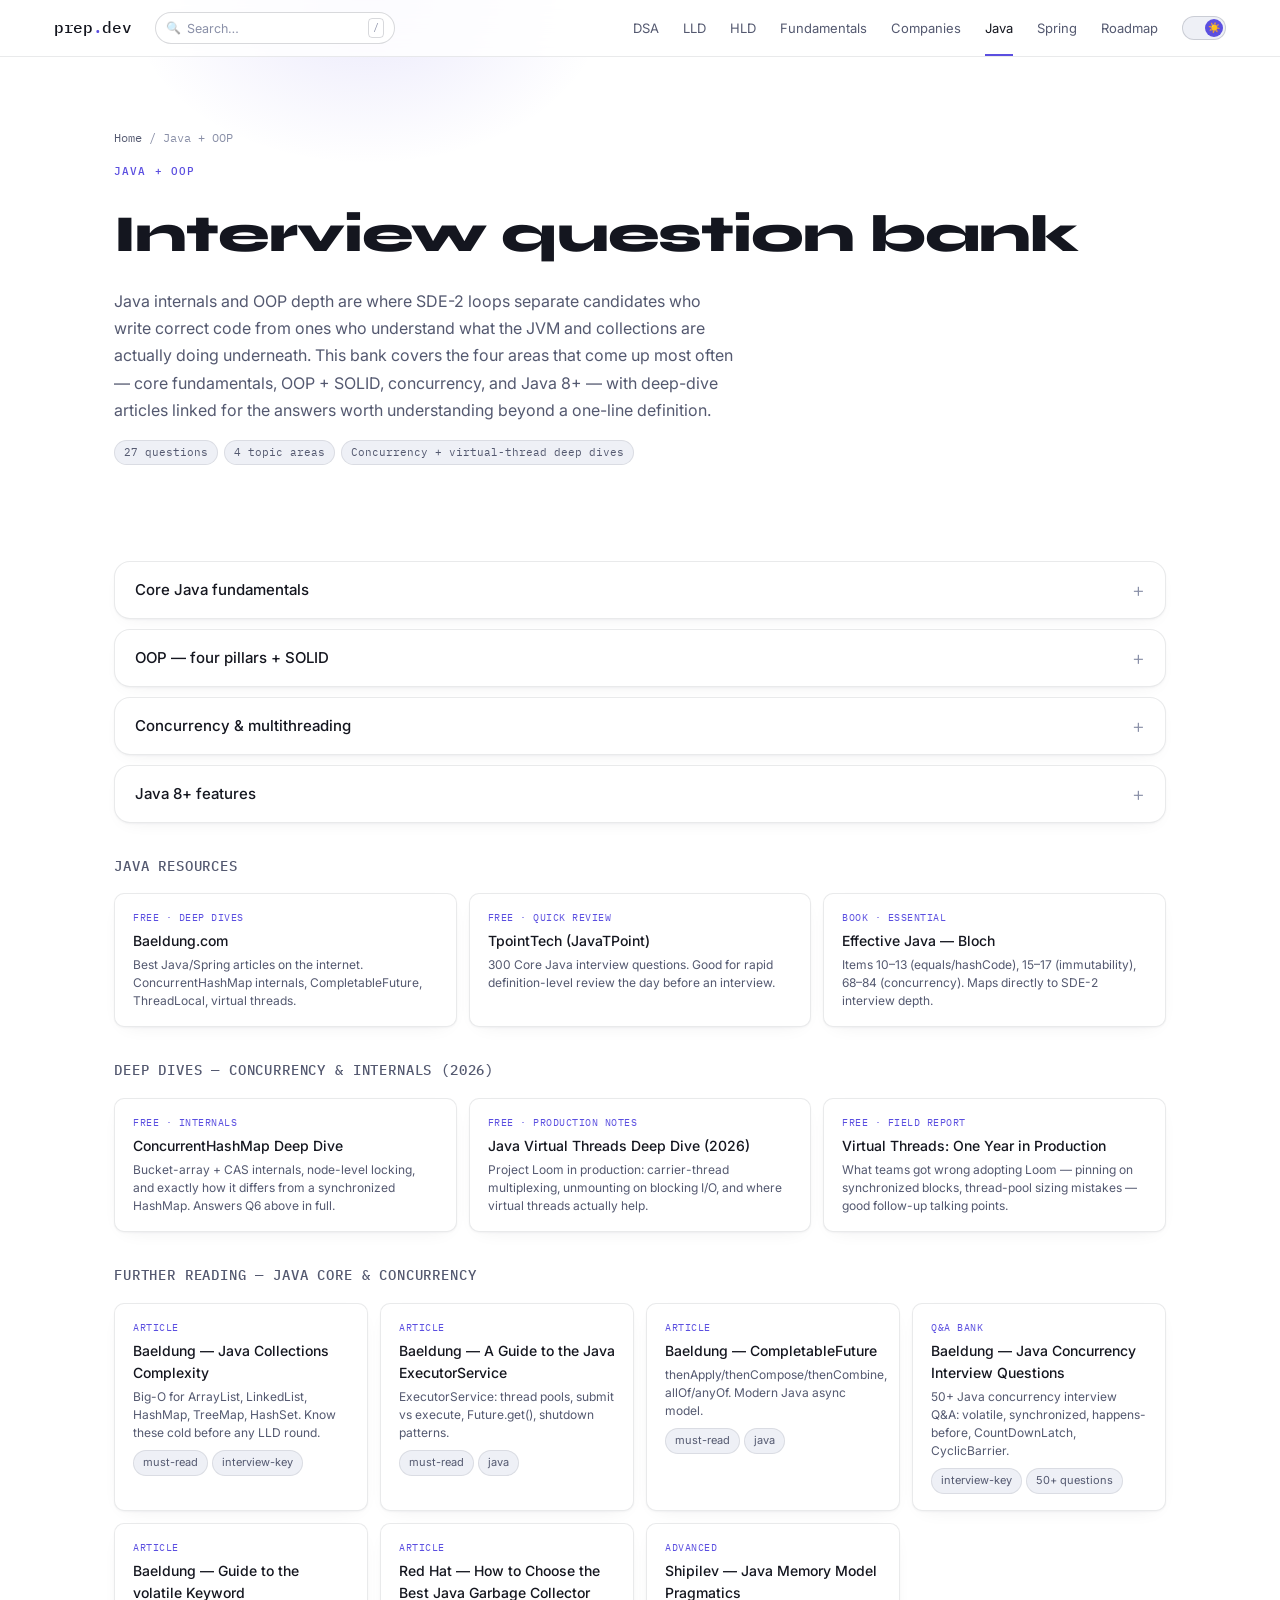
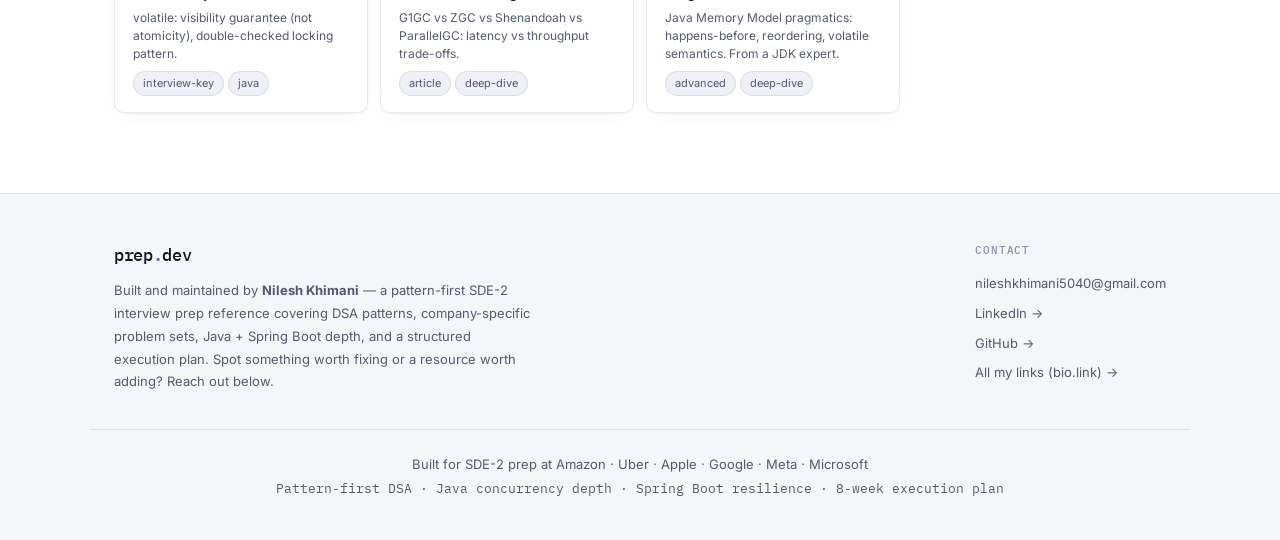
<file: java.html>
<!DOCTYPE html>
<html lang="en">
<head>
<meta charset="UTF-8">
<meta name="viewport" content="width=device-width, initial-scale=1.0">
<title>Java + OOP Interview Bank — SDE-2 Interview Prep</title>
<meta name="description" content="Core Java internals, OOP depth, concurrency, and Java 8+ features tested at SDE-2 level, with deep-dive resources.">
<link rel="preconnect" href="https://fonts.googleapis.com">
<link rel="preconnect" href="https://fonts.gstatic.com" crossorigin>
<link href="https://fonts.googleapis.com/css2?family=IBM+Plex+Mono:wght@400;500&family=Inter:wght@300;400;500;600&family=Syne:wght@700;800&display=swap" rel="stylesheet">
<link rel="stylesheet" href="style.css?v=5">
<script>
(function () {
  var t = localStorage.getItem('theme');
  if (!t) { t = window.matchMedia('(prefers-color-scheme: light)').matches ? 'light' : 'dark'; }
  document.documentElement.setAttribute('data-theme', t);
})();
</script>
</head>
<body>

<!-- NAV -->
<nav class="nav">
  <div class="nav-inner">
    <a href="index.html" class="nav-logo">prep<span class="logo-accent">.</span>dev</a>
    <div class="nav-links">
      <a href="patterns.html">DSA</a>
      <a href="lld.html">LLD</a>
      <a href="hld.html">HLD</a>
      <a href="fundamentals.html">Fundamentals</a>
      <a href="companies.html">Companies</a>
      <a href="java.html" class="active">Java</a>
      <a href="spring.html">Spring</a>
      <a href="roadmap.html">Roadmap</a>
    </div>
    <div class="nav-right">
      <button class="theme-toggle" aria-label="Toggle light/dark theme">
        <span class="theme-toggle-knob"></span>
      </button>
      <button class="nav-toggle" aria-label="Toggle menu">☰</button>
    </div>
  </div>
</nav>

<!-- PAGE HEADER -->
<header class="page-header">
  <div class="container">
    <span class="breadcrumb"><a href="index.html">Home</a> / Java + OOP</span>
    <span class="section-eyebrow">Java + OOP</span>
    <h1>Interview question bank</h1>
    <p>Java internals and OOP depth are where SDE-2 loops separate candidates who write correct code from ones who understand what the JVM and collections are actually doing underneath. This bank covers the four areas that come up most often — core fundamentals, OOP + SOLID, concurrency, and Java 8+ — with deep-dive articles linked for the answers worth understanding beyond a one-line definition.</p>
    <div class="header-meta">
      <span>27 questions</span>
      <span>4 topic areas</span>
      <span>Concurrency + virtual-thread deep dives</span>
    </div>
  </div>
</header>

<section class="section">
  <div class="container">

    <div class="accordion-grid">

      <div class="accordion" id="java-core-java-fundamentals">
        <button class="accordion-header" onclick="toggleAccordion(this)">
          <span>Core Java fundamentals</span><span class="acc-icon">+</span>
        </button>
        <div class="accordion-body">
          <div class="q-item"><span class="q-num">Q1</span>What is the difference between <code>==</code> and <code>.equals()</code>? When must <code>.equals()</code> be overridden alongside <code>hashCode()</code>?</div>
          <div class="q-item"><span class="q-num">Q2</span>Explain String immutability and the String Pool. What happens with <code>new String("x")</code> vs <code>"x"</code>?</div>
          <div class="q-item"><span class="q-num">Q3</span>HashMap vs LinkedHashMap vs TreeMap — internal workings, time complexity, ordering guarantees.</div>
          <div class="q-item"><span class="q-num">Q4</span>What happens when two keys have the same hashCode? How does HashMap handle collisions (treeification threshold at 8 nodes)?</div>
          <div class="q-item"><span class="q-num">Q5</span>Difference between fail-fast and fail-safe iterators. Give examples of each.</div>
          <div class="q-item"><span class="q-num">Q6</span>How does ConcurrentHashMap differ from <code>Collections.synchronizedMap()</code>? Segment locking vs CAS.</div>
          <div class="q-item"><span class="q-num">Q7</span>Autoboxing/unboxing pitfalls. When does <code>Integer.valueOf()</code> cache apply (−128 to 127)?</div>
        </div>
      </div>

      <div class="accordion" id="java-oop-four-pillars-solid">
        <button class="accordion-header" onclick="toggleAccordion(this)">
          <span>OOP — four pillars + SOLID</span><span class="acc-icon">+</span>
        </button>
        <div class="accordion-body">
          <div class="q-item"><span class="q-num">Q1</span>Compile-time polymorphism (overloading) vs runtime polymorphism (overriding). How does the JVM dispatch virtual methods?</div>
          <div class="q-item"><span class="q-num">Q2</span>Abstract class vs interface. When would you choose each? How did Java 8 default methods change this? <span class="co-tag apple">Apple asked</span></div>
          <div class="q-item"><span class="q-num">Q3</span>Comparator vs Comparable — when to use each. Implement both for a custom class. <span class="co-tag apple">Apple 2025</span></div>
          <div class="q-item"><span class="q-num">Q4</span>How do you create an immutable class in Java? List all 5 requirements (final class, final fields, no setters, deep copy in constructor and getter). <span class="co-tag apple">Apple Round 4</span></div>
          <div class="q-item"><span class="q-num">Q5</span>SOLID principles — code example for each. Focus depth on Open/Closed and Dependency Inversion.</div>
          <div class="q-item"><span class="q-num">Q6</span>Factory, Strategy, Observer, Decorator patterns — when would each apply in a real backend service?</div>
          <div class="q-item"><span class="q-num">Q7</span>Factory design pattern: abstract factory vs factory method distinction. <span class="co-tag apple">Apple asked</span></div>
        </div>
      </div>

      <div class="accordion" id="java-concurrency-multithreading">
        <button class="accordion-header" onclick="toggleAccordion(this)">
          <span>Concurrency & multithreading</span><span class="acc-icon">+</span>
        </button>
        <div class="accordion-body">
          <div class="q-item"><span class="q-num">Q1</span><code>volatile</code> keyword — what memory visibility problem does it solve? When is it insufficient (check-then-act)?</div>
          <div class="q-item"><span class="q-num">Q2</span><code>synchronized</code> vs <code>ReentrantLock</code> — differences, fairness policy, when to use each.</div>
          <div class="q-item"><span class="q-num">Q3</span>What is a deadlock? How to detect it? Write a code example and show how to prevent it.</div>
          <div class="q-item"><span class="q-num">Q4</span><code>ExecutorService</code> vs <code>ForkJoinPool</code>. When to use <code>CompletableFuture</code> vs <code>Future</code>?</div>
          <div class="q-item"><span class="q-num">Q5</span>Implement a thread-safe LRU cache in Java using <code>LinkedHashMap</code> + <code>ReadWriteLock</code>. <span class="co-tag apple">Apple classic</span></div>
          <div class="q-item"><span class="q-num">Q6</span>Implement a concurrent job scheduler. <span class="co-tag uber">Uber machine coding</span></div>
          <div class="q-item"><span class="q-num">Q7</span>Parallelism vs concurrency — explain with examples. <span class="co-tag apple">Apple CS fundamentals</span></div>
          <div class="q-item"><span class="q-num">Q8</span>Virtual threads (Project Loom, Java 21) — how do they differ from platform threads? When to use in Spring Boot?</div>
        </div>
      </div>

      <div class="accordion" id="java-java-8-features">
        <button class="accordion-header" onclick="toggleAccordion(this)">
          <span>Java 8+ features</span><span class="acc-icon">+</span>
        </button>
        <div class="accordion-body">
          <div class="q-item"><span class="q-num">Q1</span>Lambda expressions — syntax, functional interfaces, method references. <span class="co-tag apple">Apple asked</span></div>
          <div class="q-item"><span class="q-num">Q2</span>Stream API — map/filter/reduce/collect. How does lazy evaluation work? When does the terminal operation trigger execution?</div>
          <div class="q-item"><span class="q-num">Q3</span>Optional — proper usage patterns. Common anti-patterns (<code>Optional.get()</code> without <code>isPresent()</code>).</div>
          <div class="q-item"><span class="q-num">Q4</span>Default methods in interfaces — how does Java handle diamond problem?</div>
          <div class="q-item"><span class="q-num">Q5</span>Record classes (Java 16+) and sealed classes (Java 17+) — how do they affect OOP design?</div>
        </div>
      </div>

    </div>

    <div class="java-resources" id="java-java-resources">
      <h3>Java resources</h3>
      <div class="resource-cards-row">
        <a href="https://baeldung.com" target="_blank" class="res-card">
          <span class="res-type">Free · Deep dives</span>
          <span class="res-name">Baeldung.com</span>
          <span class="res-desc">Best Java/Spring articles on the internet. ConcurrentHashMap internals, CompletableFuture, ThreadLocal, virtual threads.</span>
        </a>
        <a href="https://tpointtech.com" target="_blank" class="res-card">
          <span class="res-type">Free · Quick review</span>
          <span class="res-name">TpointTech (JavaTPoint)</span>
          <span class="res-desc">300 Core Java interview questions. Good for rapid definition-level review the day before an interview.</span>
        </a>
        <div class="res-card">
          <span class="res-type">Book · Essential</span>
          <span class="res-name">Effective Java — Bloch</span>
          <span class="res-desc">Items 10–13 (equals/hashCode), 15–17 (immutability), 68–84 (concurrency). Maps directly to SDE-2 interview depth.</span>
        </div>
      </div>
    </div>

    <div class="java-resources" style="margin-top:2rem;" id="java-deep-dives-concurrency-internals-2026">
      <h3>Deep dives — concurrency &amp; internals (2026)</h3>
      <div class="resource-cards-row">
        <a href="https://codefarm0.medium.com/concurrenthashmap-deep-dive-internal-working-concurrency-model-how-it-differs-from-hashmap-bf150f6eabdd" target="_blank" class="res-card">
          <span class="res-type">Free · Internals</span>
          <span class="res-name">ConcurrentHashMap Deep Dive</span>
          <span class="res-desc">Bucket-array + CAS internals, node-level locking, and exactly how it differs from a synchronized HashMap. Answers Q6 above in full.</span>
        </a>
        <a href="https://techoral.com/java/java-virtual-threads-deep-dive.html" target="_blank" class="res-card">
          <span class="res-type">Free · Production notes</span>
          <span class="res-name">Java Virtual Threads Deep Dive (2026)</span>
          <span class="res-desc">Project Loom in production: carrier-thread multiplexing, unmounting on blocking I/O, and where virtual threads actually help.</span>
        </a>
        <a href="https://www.javacodegeeks.com/2026/04/virtual-threads-one-year-in-production-what-teams-got-wrong-and-what-actually-improved.html" target="_blank" class="res-card">
          <span class="res-type">Free · Field report</span>
          <span class="res-name">Virtual Threads: One Year in Production</span>
          <span class="res-desc">What teams got wrong adopting Loom — pinning on synchronized blocks, thread-pool sizing mistakes — good follow-up talking points.</span>
        </a>
      </div>
    </div>

    <div class="java-resources" style="margin-top:2rem;" id="java-further-reading-java-core-concurrency">
      <h3>Further reading — Java core &amp; concurrency</h3>
      <div class="resource-cards-row">
        <a href="https://www.baeldung.com/java-collections-complexity" target="_blank" rel="noopener noreferrer" class="res-card">
          <span class="res-type">Article</span>
          <span class="res-name">Baeldung — Java Collections Complexity</span>
          <span class="res-desc">Big-O for ArrayList, LinkedList, HashMap, TreeMap, HashSet. Know these cold before any LLD round.</span>
          <div class="res-tags" style="display:flex;flex-wrap:wrap;gap:4px;margin-top:4px;"><span class="pill">must-read</span><span class="pill">interview-key</span></div>
        </a>
        <a href="https://www.baeldung.com/java-executor-service-tutorial" target="_blank" rel="noopener noreferrer" class="res-card">
          <span class="res-type">Article</span>
          <span class="res-name">Baeldung — A Guide to the Java ExecutorService</span>
          <span class="res-desc">ExecutorService: thread pools, submit vs execute, Future.get(), shutdown patterns.</span>
          <div class="res-tags" style="display:flex;flex-wrap:wrap;gap:4px;margin-top:4px;"><span class="pill">must-read</span><span class="pill">java</span></div>
        </a>
        <a href="https://www.baeldung.com/java-completablefuture" target="_blank" rel="noopener noreferrer" class="res-card">
          <span class="res-type">Article</span>
          <span class="res-name">Baeldung — CompletableFuture</span>
          <span class="res-desc">thenApply/thenCompose/thenCombine, allOf/anyOf. Modern Java async model.</span>
          <div class="res-tags" style="display:flex;flex-wrap:wrap;gap:4px;margin-top:4px;"><span class="pill">must-read</span><span class="pill">java</span></div>
        </a>
        <a href="https://www.baeldung.com/java-concurrency-interview-questions" target="_blank" rel="noopener noreferrer" class="res-card">
          <span class="res-type">Q&amp;A Bank</span>
          <span class="res-name">Baeldung — Java Concurrency Interview Questions</span>
          <span class="res-desc">50+ Java concurrency interview Q&amp;A: volatile, synchronized, happens-before, CountDownLatch, CyclicBarrier.</span>
          <div class="res-tags" style="display:flex;flex-wrap:wrap;gap:4px;margin-top:4px;"><span class="pill">interview-key</span><span class="pill">50+ questions</span></div>
        </a>
        <a href="https://www.baeldung.com/java-volatile" target="_blank" rel="noopener noreferrer" class="res-card">
          <span class="res-type">Article</span>
          <span class="res-name">Baeldung — Guide to the volatile Keyword</span>
          <span class="res-desc">volatile: visibility guarantee (not atomicity), double-checked locking pattern.</span>
          <div class="res-tags" style="display:flex;flex-wrap:wrap;gap:4px;margin-top:4px;"><span class="pill">interview-key</span><span class="pill">java</span></div>
        </a>
        <a href="https://developers.redhat.com/articles/2021/11/02/how-choose-between-java-garbage-collectors" target="_blank" rel="noopener noreferrer" class="res-card">
          <span class="res-type">Article</span>
          <span class="res-name">Red Hat — How to Choose the Best Java Garbage Collector</span>
          <span class="res-desc">G1GC vs ZGC vs Shenandoah vs ParallelGC: latency vs throughput trade-offs.</span>
          <div class="res-tags" style="display:flex;flex-wrap:wrap;gap:4px;margin-top:4px;"><span class="pill">article</span><span class="pill">deep-dive</span></div>
        </a>
        <a href="https://shipilev.net/blog/2014/jmm-pragmatics/" target="_blank" rel="noopener noreferrer" class="res-card">
          <span class="res-type">Advanced</span>
          <span class="res-name">Shipilev — Java Memory Model Pragmatics</span>
          <span class="res-desc">Java Memory Model pragmatics: happens-before, reordering, volatile semantics. From a JDK expert.</span>
          <div class="res-tags" style="display:flex;flex-wrap:wrap;gap:4px;margin-top:4px;"><span class="pill">advanced</span><span class="pill">deep-dive</span></div>
        </a>
      </div>
    </div>

  </div>
</section>

<!-- FOOTER -->
<footer class="footer">
  <div class="container footer-grid">
    <div class="footer-about">
      <span class="nav-logo">prep<span class="logo-accent">.</span>dev</span>
      <p>Built and maintained by <strong>Nilesh Khimani</strong> — a pattern-first SDE-2 interview prep reference covering DSA patterns, company-specific problem sets, Java + Spring Boot depth, and a structured execution plan. Spot something worth fixing or a resource worth adding? Reach out below.</p>
    </div>
    <div class="footer-contact">
      <span class="footer-heading">Contact</span>
      <a href="mailto:nileshkhimani5040@gmail.com">nileshkhimani5040@gmail.com</a>
      <a href="https://www.linkedin.com/in/nileshkhimani1/" target="_blank">LinkedIn →</a>
      <a href="https://github.com/NileshKhimani1" target="_blank">GitHub →</a>
      <a href="https://nileshkhimani.bio.link/" target="_blank">All my links (bio.link) →</a>
    </div>
  </div>
  <div class="container footer-bottom">
    <p>Built for SDE-2 prep at Amazon · Uber · Apple · Google · Meta · Microsoft</p>
    <p class="footer-sub">Pattern-first DSA · Java concurrency depth · Spring Boot resilience · 8-week execution plan</p>
  </div>
</footer>

<script src="search-data.js?v=5"></script>
<script src="app.js?v=5"></script>
</body>
</html>
</file>
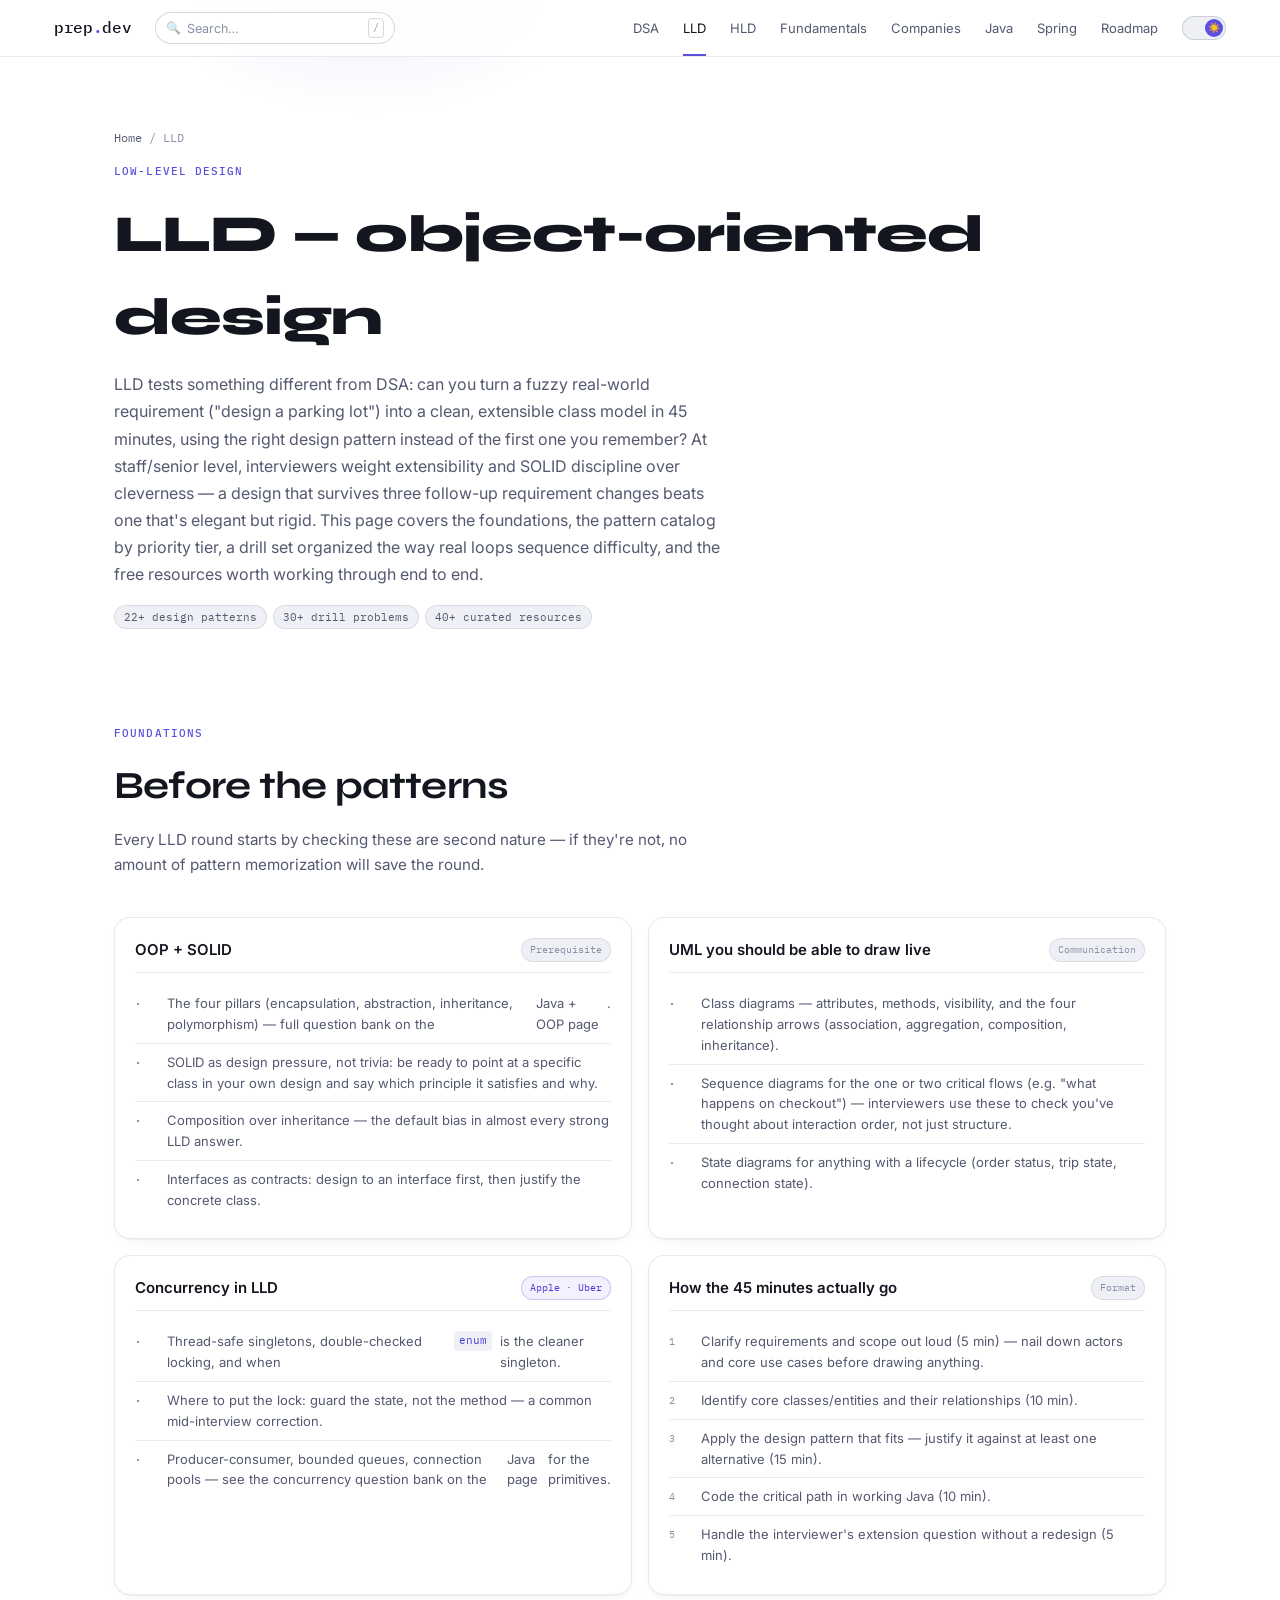
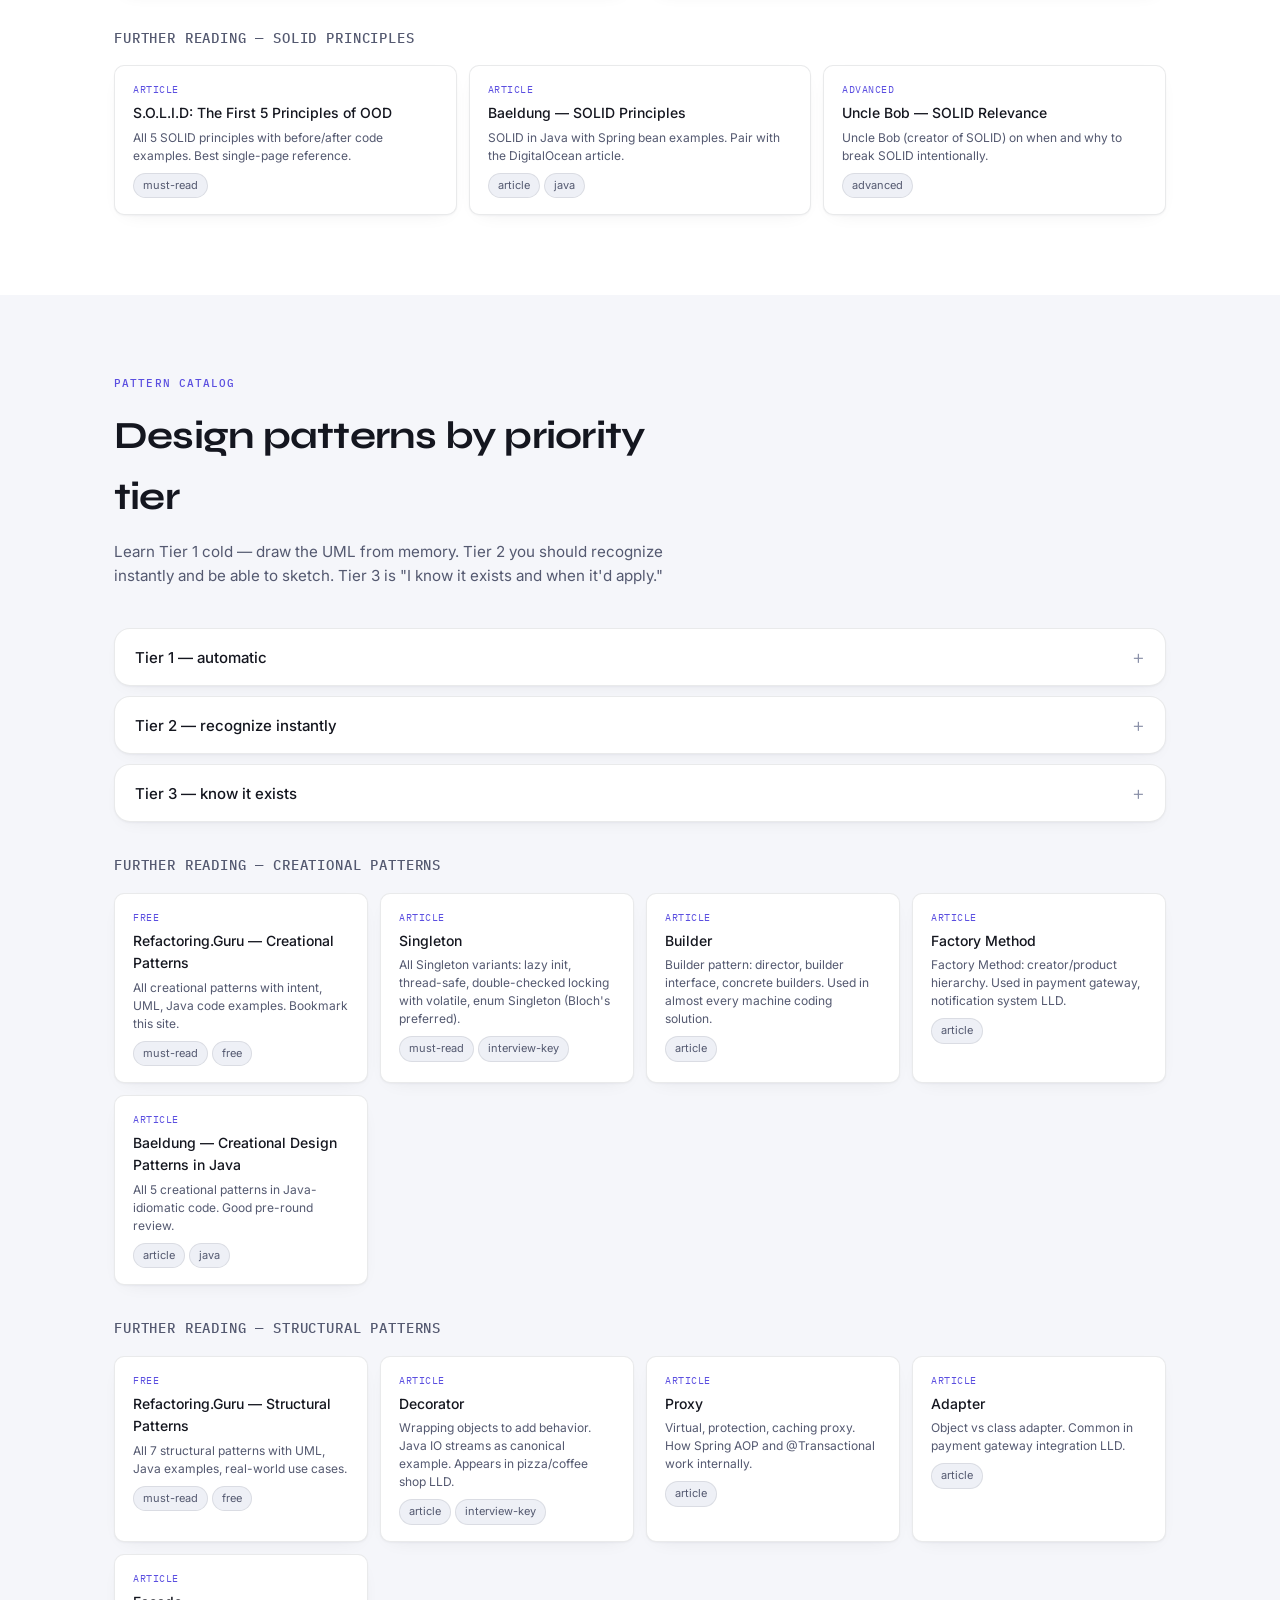
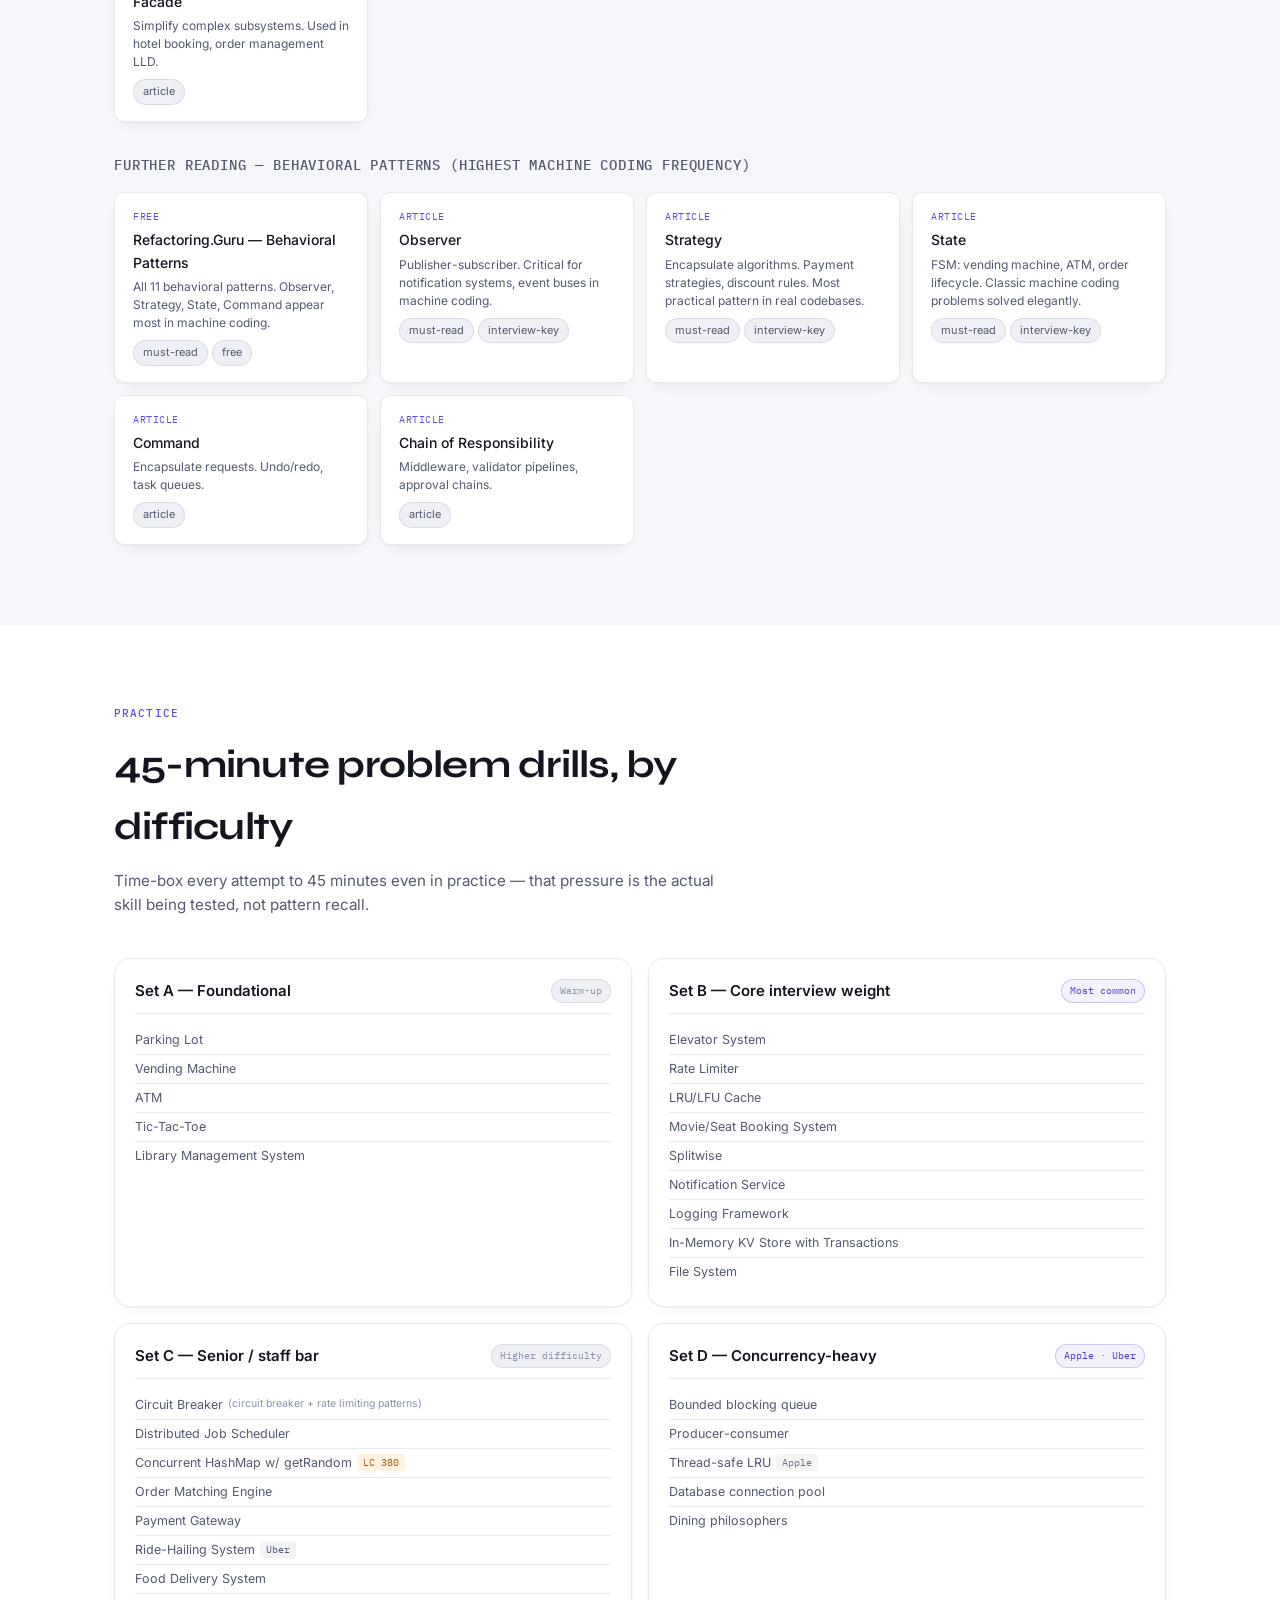
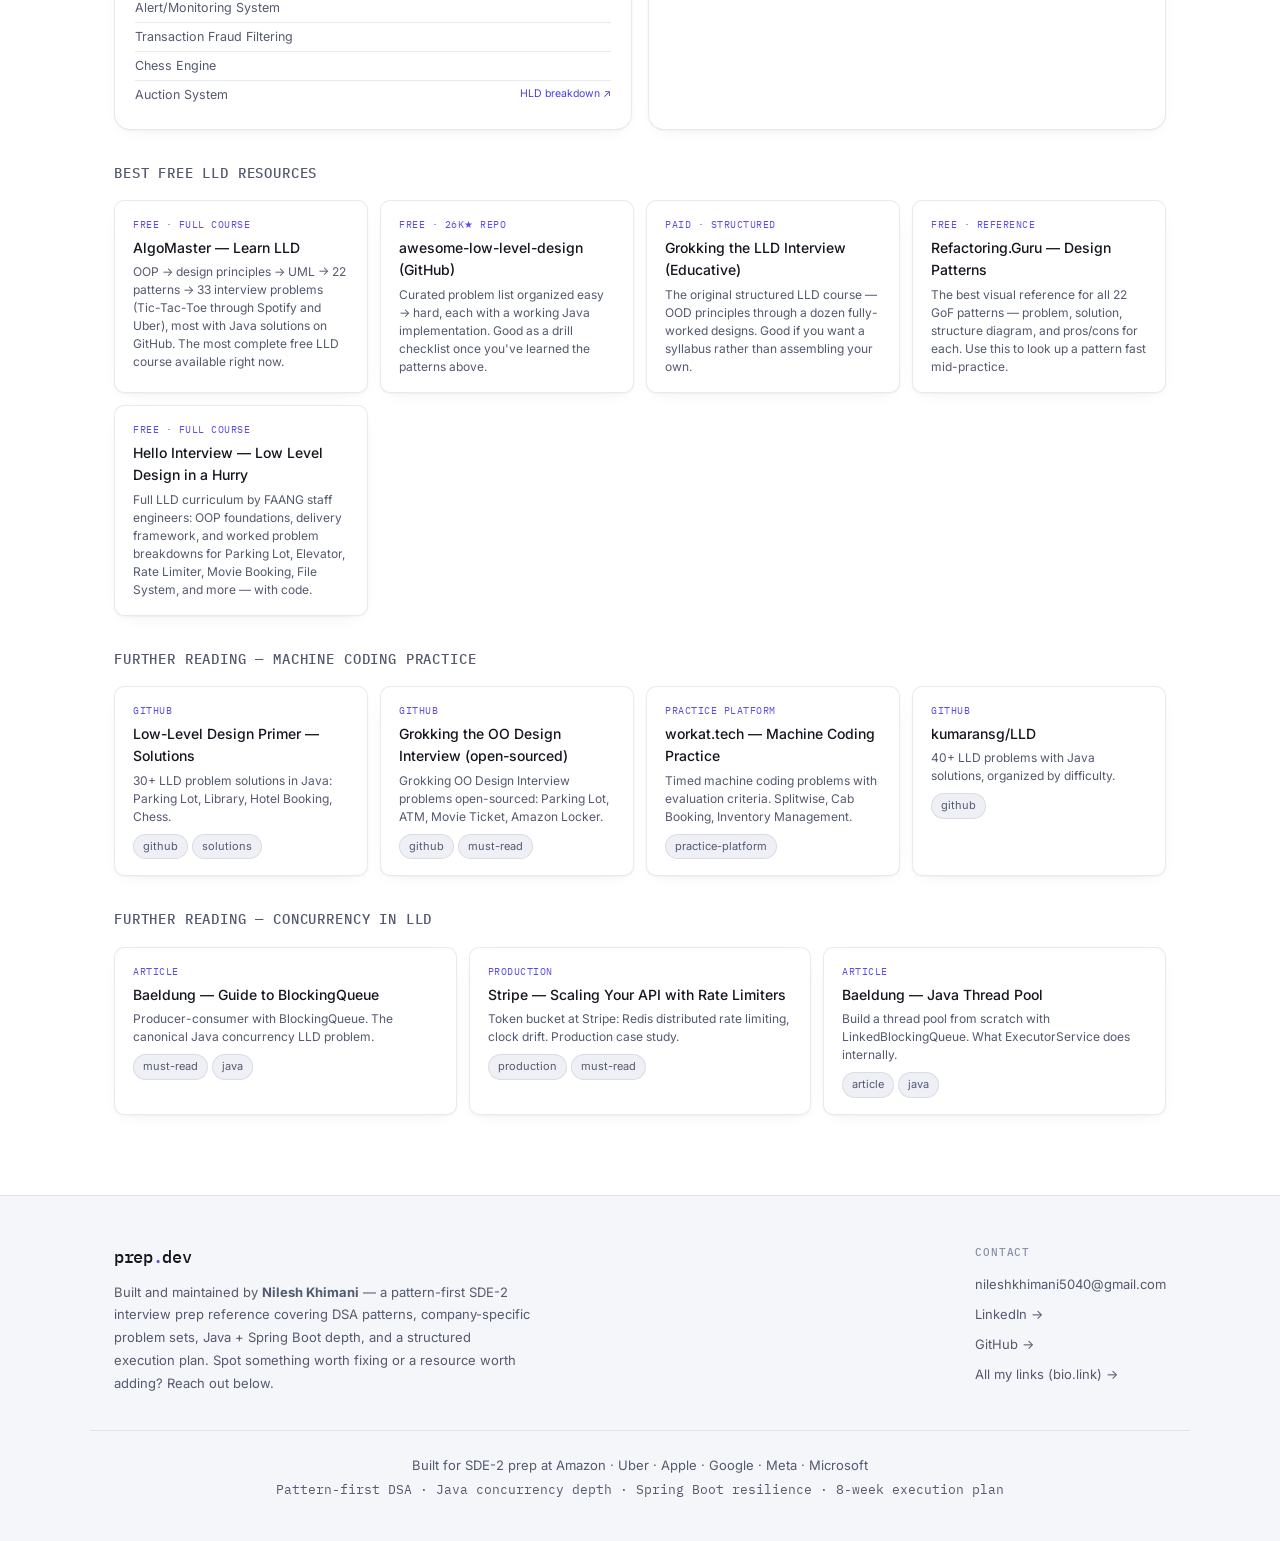
<file: lld.html>
<!DOCTYPE html>
<html lang="en">
<head>
<meta charset="UTF-8">
<meta name="viewport" content="width=device-width, initial-scale=1.0">
<title>LLD — Low-Level Design — SDE-2 Interview Prep</title>
<meta name="description" content="Low-level design interview prep: OOP + SOLID foundations, design pattern tiers, 45-minute problem drills, and the best free LLD resources.">
<link rel="preconnect" href="https://fonts.googleapis.com">
<link rel="preconnect" href="https://fonts.gstatic.com" crossorigin>
<link href="https://fonts.googleapis.com/css2?family=IBM+Plex+Mono:wght@400;500&family=Inter:wght@300;400;500;600&family=Syne:wght@700;800&display=swap" rel="stylesheet">
<link rel="stylesheet" href="style.css?v=5">
<script>
(function () {
  var t = localStorage.getItem('theme');
  if (!t) { t = window.matchMedia('(prefers-color-scheme: light)').matches ? 'light' : 'dark'; }
  document.documentElement.setAttribute('data-theme', t);
})();
</script>
</head>
<body>

<!-- NAV -->
<nav class="nav">
  <div class="nav-inner">
    <a href="index.html" class="nav-logo">prep<span class="logo-accent">.</span>dev</a>
    <div class="nav-links">
      <a href="patterns.html">DSA</a>
      <a href="lld.html" class="active">LLD</a>
      <a href="hld.html">HLD</a>
      <a href="fundamentals.html">Fundamentals</a>
      <a href="companies.html">Companies</a>
      <a href="java.html">Java</a>
      <a href="spring.html">Spring</a>
      <a href="roadmap.html">Roadmap</a>
    </div>
    <div class="nav-right">
      <button class="theme-toggle" aria-label="Toggle light/dark theme">
        <span class="theme-toggle-knob"></span>
      </button>
      <button class="nav-toggle" aria-label="Toggle menu">☰</button>
    </div>
  </div>
</nav>

<!-- PAGE HEADER -->
<header class="page-header">
  <div class="container">
    <span class="breadcrumb"><a href="index.html">Home</a> / LLD</span>
    <span class="section-eyebrow">Low-Level Design</span>
    <h1>LLD — object-oriented design</h1>
    <p>LLD tests something different from DSA: can you turn a fuzzy real-world requirement ("design a parking lot") into a clean, extensible class model in 45 minutes, using the right design pattern instead of the first one you remember? At staff/senior level, interviewers weight extensibility and SOLID discipline over cleverness — a design that survives three follow-up requirement changes beats one that's elegant but rigid. This page covers the foundations, the pattern catalog by priority tier, a drill set organized the way real loops sequence difficulty, and the free resources worth working through end to end.</p>
    <div class="header-meta">
      <span>22+ design patterns</span>
      <span>30+ drill problems</span>
      <span>40+ curated resources</span>
    </div>
  </div>
</header>

<section class="section">
  <div class="container">
    <div class="section-header">
      <span class="section-eyebrow">Foundations</span>
      <h2>Before the patterns</h2>
      <p>Every LLD round starts by checking these are second nature — if they're not, no amount of pattern memorization will save the round.</p>
    </div>

    <div class="spring-grid">
      <div class="spring-topic" id="lld-oop-solid">
        <div class="spring-topic-header">
          <h3>OOP + SOLID</h3>
          <span class="topic-badge">Prerequisite</span>
        </div>
        <div class="q-item"><span class="q-num">•</span>The four pillars (encapsulation, abstraction, inheritance, polymorphism) — full question bank on the <a href="java.html">Java + OOP page</a>.</div>
        <div class="q-item"><span class="q-num">•</span>SOLID as design pressure, not trivia: be ready to point at a specific class in your own design and say which principle it satisfies and why.</div>
        <div class="q-item"><span class="q-num">•</span>Composition over inheritance — the default bias in almost every strong LLD answer.</div>
        <div class="q-item"><span class="q-num">•</span>Interfaces as contracts: design to an interface first, then justify the concrete class.</div>
      </div>
      <div class="spring-topic" id="lld-uml-you-should-be-able-to-draw-live">
        <div class="spring-topic-header">
          <h3>UML you should be able to draw live</h3>
          <span class="topic-badge">Communication</span>
        </div>
        <div class="q-item"><span class="q-num">•</span>Class diagrams — attributes, methods, visibility, and the four relationship arrows (association, aggregation, composition, inheritance).</div>
        <div class="q-item"><span class="q-num">•</span>Sequence diagrams for the one or two critical flows (e.g. "what happens on checkout") — interviewers use these to check you've thought about interaction order, not just structure.</div>
        <div class="q-item"><span class="q-num">•</span>State diagrams for anything with a lifecycle (order status, trip state, connection state).</div>
      </div>
      <div class="spring-topic" id="lld-concurrency-in-lld">
        <div class="spring-topic-header">
          <h3>Concurrency in LLD</h3>
          <span class="topic-badge topic-badge-uber">Apple · Uber</span>
        </div>
        <div class="q-item"><span class="q-num">•</span>Thread-safe singletons, double-checked locking, and when <code>enum</code> is the cleaner singleton.</div>
        <div class="q-item"><span class="q-num">•</span>Where to put the lock: guard the state, not the method — a common mid-interview correction.</div>
        <div class="q-item"><span class="q-num">•</span>Producer-consumer, bounded queues, connection pools — see the concurrency question bank on the <a href="java.html">Java page</a> for the primitives.</div>
      </div>
      <div class="spring-topic" id="lld-how-the-45-minutes-actually-go">
        <div class="spring-topic-header">
          <h3>How the 45 minutes actually go</h3>
          <span class="topic-badge">Format</span>
        </div>
        <div class="q-item"><span class="q-num">1</span>Clarify requirements and scope out loud (5 min) — nail down actors and core use cases before drawing anything.</div>
        <div class="q-item"><span class="q-num">2</span>Identify core classes/entities and their relationships (10 min).</div>
        <div class="q-item"><span class="q-num">3</span>Apply the design pattern that fits — justify it against at least one alternative (15 min).</div>
        <div class="q-item"><span class="q-num">4</span>Code the critical path in working Java (10 min).</div>
        <div class="q-item"><span class="q-num">5</span>Handle the interviewer's extension question without a redesign (5 min).</div>
      </div>
    </div>

    <div class="java-resources" style="margin-top:2rem;" id="lld-further-reading-solid-principles">
      <h3>Further reading — SOLID principles</h3>
      <div class="resource-cards-row">
        <a href="https://www.digitalocean.com/community/conceptual_articles/s-o-l-i-d-the-first-five-principles-of-object-oriented-design" target="_blank" rel="noopener noreferrer" class="res-card">
          <span class="res-type">Article</span>
          <span class="res-name">S.O.L.I.D: The First 5 Principles of OOD</span>
          <span class="res-desc">All 5 SOLID principles with before/after code examples. Best single-page reference.</span>
          <div class="res-tags" style="display:flex;flex-wrap:wrap;gap:4px;margin-top:4px;"><span class="pill">must-read</span></div>
        </a>
        <a href="https://www.baeldung.com/solid-principles" target="_blank" rel="noopener noreferrer" class="res-card">
          <span class="res-type">Article</span>
          <span class="res-name">Baeldung — SOLID Principles</span>
          <span class="res-desc">SOLID in Java with Spring bean examples. Pair with the DigitalOcean article.</span>
          <div class="res-tags" style="display:flex;flex-wrap:wrap;gap:4px;margin-top:4px;"><span class="pill">article</span><span class="pill">java</span></div>
        </a>
        <a href="https://blog.cleancoder.com/uncle-bob/2020/10/18/Solid-Relevance.html" target="_blank" rel="noopener noreferrer" class="res-card">
          <span class="res-type">Advanced</span>
          <span class="res-name">Uncle Bob — SOLID Relevance</span>
          <span class="res-desc">Uncle Bob (creator of SOLID) on when and why to break SOLID intentionally.</span>
          <div class="res-tags" style="display:flex;flex-wrap:wrap;gap:4px;margin-top:4px;"><span class="pill">advanced</span></div>
        </a>
      </div>
    </div>
  </div>
</section>

<section class="section section-alt">
  <div class="container">
    <div class="section-header">
      <span class="section-eyebrow">Pattern catalog</span>
      <h2>Design patterns by priority tier</h2>
      <p>Learn Tier 1 cold — draw the UML from memory. Tier 2 you should recognize instantly and be able to sketch. Tier 3 is "I know it exists and when it'd apply."</p>
    </div>

    <div class="accordion-grid">
      <div class="accordion" id="lld-tier-1-automatic">
        <button class="accordion-header" onclick="toggleAccordion(this)">
          <span>Tier 1 — automatic</span><span class="acc-icon">+</span>
        </button>
        <div class="accordion-body">
          <div class="q-item"><span class="q-num">•</span><strong>Strategy</strong> — swap an algorithm at runtime (payment methods, sorting strategies, pricing rules).</div>
          <div class="q-item"><span class="q-num">•</span><strong>Observer</strong> — pub/sub between objects (notification systems, event listeners, stock tickers).</div>
          <div class="q-item"><span class="q-num">•</span><strong>Factory / Abstract Factory</strong> — decouple object creation from usage; abstract factory when you need families of related objects.</div>
          <div class="q-item"><span class="q-num">•</span><strong>State</strong> — behavior changes with internal state (order lifecycle, traffic light, connection state machine).</div>
        </div>
      </div>
      <div class="accordion" id="lld-tier-2-recognize-instantly">
        <button class="accordion-header" onclick="toggleAccordion(this)">
          <span>Tier 2 — recognize instantly</span><span class="acc-icon">+</span>
        </button>
        <div class="accordion-body">
          <div class="q-item"><span class="q-num">•</span>Singleton, Builder (director + fluent builder for complex object construction), Decorator (dynamic behavior wrapping — pizza toppings, coffee add-ons), Adapter (bridging incompatible interfaces).</div>
          <div class="q-item"><span class="q-num">•</span>Command (undo/redo, queued operations), Chain of Responsibility (approval chains, middleware pipelines), Template Method (algorithm skeleton with overridable steps).</div>
          <div class="q-item"><span class="q-num">•</span>Composite (tree structures — file systems, org charts), Proxy (lazy loading, access control), Facade (simplified interface over a complex subsystem), Iterator (custom traversal without exposing internals).</div>
        </div>
      </div>
      <div class="accordion" id="lld-tier-3-know-it-exists">
        <button class="accordion-header" onclick="toggleAccordion(this)">
          <span>Tier 3 — know it exists</span><span class="acc-icon">+</span>
        </button>
        <div class="accordion-body">
          <div class="q-item"><span class="q-num">•</span>Flyweight (share expensive immutable state — glyph rendering, game particle systems), Prototype (clone instead of construct), Mediator (centralize object-to-object chatter), Visitor (add operations without touching the class hierarchy), Bridge (decouple abstraction from implementation), Memento (undo via saved snapshots).</div>
        </div>
      </div>
    </div>

    <div class="java-resources" style="margin-top:2rem;" id="lld-further-reading-creational-patterns">
      <h3>Further reading — creational patterns</h3>
      <div class="resource-cards-row">
        <a href="https://refactoring.guru/design-patterns/creational-patterns" target="_blank" rel="noopener noreferrer" class="res-card">
          <span class="res-type">Free</span>
          <span class="res-name">Refactoring.Guru — Creational Patterns</span>
          <span class="res-desc">All creational patterns with intent, UML, Java code examples. Bookmark this site.</span>
          <div class="res-tags" style="display:flex;flex-wrap:wrap;gap:4px;margin-top:4px;"><span class="pill">must-read</span><span class="pill">free</span></div>
        </a>
        <a href="https://refactoring.guru/design-patterns/singleton" target="_blank" rel="noopener noreferrer" class="res-card">
          <span class="res-type">Article</span>
          <span class="res-name">Singleton</span>
          <span class="res-desc">All Singleton variants: lazy init, thread-safe, double-checked locking with volatile, enum Singleton (Bloch's preferred).</span>
          <div class="res-tags" style="display:flex;flex-wrap:wrap;gap:4px;margin-top:4px;"><span class="pill">must-read</span><span class="pill">interview-key</span></div>
        </a>
        <a href="https://refactoring.guru/design-patterns/builder" target="_blank" rel="noopener noreferrer" class="res-card">
          <span class="res-type">Article</span>
          <span class="res-name">Builder</span>
          <span class="res-desc">Builder pattern: director, builder interface, concrete builders. Used in almost every machine coding solution.</span>
          <div class="res-tags" style="display:flex;flex-wrap:wrap;gap:4px;margin-top:4px;"><span class="pill">article</span></div>
        </a>
        <a href="https://refactoring.guru/design-patterns/factory-method" target="_blank" rel="noopener noreferrer" class="res-card">
          <span class="res-type">Article</span>
          <span class="res-name">Factory Method</span>
          <span class="res-desc">Factory Method: creator/product hierarchy. Used in payment gateway, notification system LLD.</span>
          <div class="res-tags" style="display:flex;flex-wrap:wrap;gap:4px;margin-top:4px;"><span class="pill">article</span></div>
        </a>
        <a href="https://www.baeldung.com/java-creational-design-patterns" target="_blank" rel="noopener noreferrer" class="res-card">
          <span class="res-type">Article</span>
          <span class="res-name">Baeldung — Creational Design Patterns in Java</span>
          <span class="res-desc">All 5 creational patterns in Java-idiomatic code. Good pre-round review.</span>
          <div class="res-tags" style="display:flex;flex-wrap:wrap;gap:4px;margin-top:4px;"><span class="pill">article</span><span class="pill">java</span></div>
        </a>
      </div>
    </div>

    <div class="java-resources" style="margin-top:2rem;" id="lld-further-reading-structural-patterns">
      <h3>Further reading — structural patterns</h3>
      <div class="resource-cards-row">
        <a href="https://refactoring.guru/design-patterns/structural-patterns" target="_blank" rel="noopener noreferrer" class="res-card">
          <span class="res-type">Free</span>
          <span class="res-name">Refactoring.Guru — Structural Patterns</span>
          <span class="res-desc">All 7 structural patterns with UML, Java examples, real-world use cases.</span>
          <div class="res-tags" style="display:flex;flex-wrap:wrap;gap:4px;margin-top:4px;"><span class="pill">must-read</span><span class="pill">free</span></div>
        </a>
        <a href="https://refactoring.guru/design-patterns/decorator" target="_blank" rel="noopener noreferrer" class="res-card">
          <span class="res-type">Article</span>
          <span class="res-name">Decorator</span>
          <span class="res-desc">Wrapping objects to add behavior. Java IO streams as canonical example. Appears in pizza/coffee shop LLD.</span>
          <div class="res-tags" style="display:flex;flex-wrap:wrap;gap:4px;margin-top:4px;"><span class="pill">article</span><span class="pill">interview-key</span></div>
        </a>
        <a href="https://refactoring.guru/design-patterns/proxy" target="_blank" rel="noopener noreferrer" class="res-card">
          <span class="res-type">Article</span>
          <span class="res-name">Proxy</span>
          <span class="res-desc">Virtual, protection, caching proxy. How Spring AOP and @Transactional work internally.</span>
          <div class="res-tags" style="display:flex;flex-wrap:wrap;gap:4px;margin-top:4px;"><span class="pill">article</span></div>
        </a>
        <a href="https://refactoring.guru/design-patterns/adapter" target="_blank" rel="noopener noreferrer" class="res-card">
          <span class="res-type">Article</span>
          <span class="res-name">Adapter</span>
          <span class="res-desc">Object vs class adapter. Common in payment gateway integration LLD.</span>
          <div class="res-tags" style="display:flex;flex-wrap:wrap;gap:4px;margin-top:4px;"><span class="pill">article</span></div>
        </a>
        <a href="https://refactoring.guru/design-patterns/facade" target="_blank" rel="noopener noreferrer" class="res-card">
          <span class="res-type">Article</span>
          <span class="res-name">Facade</span>
          <span class="res-desc">Simplify complex subsystems. Used in hotel booking, order management LLD.</span>
          <div class="res-tags" style="display:flex;flex-wrap:wrap;gap:4px;margin-top:4px;"><span class="pill">article</span></div>
        </a>
      </div>
    </div>

    <div class="java-resources" style="margin-top:2rem;" id="lld-further-reading-behavioral-patterns-highest-machine-coding-frequen">
      <h3>Further reading — behavioral patterns (highest machine coding frequency)</h3>
      <div class="resource-cards-row">
        <a href="https://refactoring.guru/design-patterns/behavioral-patterns" target="_blank" rel="noopener noreferrer" class="res-card">
          <span class="res-type">Free</span>
          <span class="res-name">Refactoring.Guru — Behavioral Patterns</span>
          <span class="res-desc">All 11 behavioral patterns. Observer, Strategy, State, Command appear most in machine coding.</span>
          <div class="res-tags" style="display:flex;flex-wrap:wrap;gap:4px;margin-top:4px;"><span class="pill">must-read</span><span class="pill">free</span></div>
        </a>
        <a href="https://refactoring.guru/design-patterns/observer" target="_blank" rel="noopener noreferrer" class="res-card">
          <span class="res-type">Article</span>
          <span class="res-name">Observer</span>
          <span class="res-desc">Publisher-subscriber. Critical for notification systems, event buses in machine coding.</span>
          <div class="res-tags" style="display:flex;flex-wrap:wrap;gap:4px;margin-top:4px;"><span class="pill">must-read</span><span class="pill">interview-key</span></div>
        </a>
        <a href="https://refactoring.guru/design-patterns/strategy" target="_blank" rel="noopener noreferrer" class="res-card">
          <span class="res-type">Article</span>
          <span class="res-name">Strategy</span>
          <span class="res-desc">Encapsulate algorithms. Payment strategies, discount rules. Most practical pattern in real codebases.</span>
          <div class="res-tags" style="display:flex;flex-wrap:wrap;gap:4px;margin-top:4px;"><span class="pill">must-read</span><span class="pill">interview-key</span></div>
        </a>
        <a href="https://refactoring.guru/design-patterns/state" target="_blank" rel="noopener noreferrer" class="res-card">
          <span class="res-type">Article</span>
          <span class="res-name">State</span>
          <span class="res-desc">FSM: vending machine, ATM, order lifecycle. Classic machine coding problems solved elegantly.</span>
          <div class="res-tags" style="display:flex;flex-wrap:wrap;gap:4px;margin-top:4px;"><span class="pill">must-read</span><span class="pill">interview-key</span></div>
        </a>
        <a href="https://refactoring.guru/design-patterns/command" target="_blank" rel="noopener noreferrer" class="res-card">
          <span class="res-type">Article</span>
          <span class="res-name">Command</span>
          <span class="res-desc">Encapsulate requests. Undo/redo, task queues.</span>
          <div class="res-tags" style="display:flex;flex-wrap:wrap;gap:4px;margin-top:4px;"><span class="pill">article</span></div>
        </a>
        <a href="https://refactoring.guru/design-patterns/chain-of-responsibility" target="_blank" rel="noopener noreferrer" class="res-card">
          <span class="res-type">Article</span>
          <span class="res-name">Chain of Responsibility</span>
          <span class="res-desc">Middleware, validator pipelines, approval chains.</span>
          <div class="res-tags" style="display:flex;flex-wrap:wrap;gap:4px;margin-top:4px;"><span class="pill">article</span></div>
        </a>
      </div>
    </div>
  </div>
</section>

<section class="section">
  <div class="container">
    <div class="section-header">
      <span class="section-eyebrow">Practice</span>
      <h2>45-minute problem drills, by difficulty</h2>
      <p>Time-box every attempt to 45 minutes even in practice — that pressure is the actual skill being tested, not pattern recall.</p>
    </div>

    <div class="spring-grid">
      <div class="spring-topic" id="lld-set-a-foundational">
        <div class="spring-topic-header">
          <h3>Set A — Foundational</h3>
          <span class="topic-badge">Warm-up</span>
        </div>
        <ul class="problem-list">
          <li><a href="https://www.hellointerview.com/learn/low-level-design/problem-breakdowns/parking-lot" target="_blank" rel="noopener noreferrer">Parking Lot</a></li>
          <li><a href="https://github.com/ashishps1/awesome-low-level-design/blob/main/problems/vending-machine.md" target="_blank" rel="noopener noreferrer">Vending Machine</a></li>
          <li><a href="https://github.com/ashishps1/awesome-low-level-design/blob/main/problems/atm.md" target="_blank" rel="noopener noreferrer">ATM</a></li>
          <li><a href="https://github.com/ashishps1/awesome-low-level-design/blob/main/problems/tic-tac-toe.md" target="_blank" rel="noopener noreferrer">Tic-Tac-Toe</a></li>
          <li><a href="https://github.com/ashishps1/awesome-low-level-design/blob/main/problems/library-management-system.md" target="_blank" rel="noopener noreferrer">Library Management System</a></li>
        </ul>
      </div>
      <div class="spring-topic" id="lld-set-b-core-interview-weight">
        <div class="spring-topic-header">
          <h3>Set B — Core interview weight</h3>
          <span class="topic-badge topic-badge-uber">Most common</span>
        </div>
        <ul class="problem-list">
          <li><a href="https://github.com/ashishps1/awesome-low-level-design/blob/main/problems/elevator-system.md" target="_blank" rel="noopener noreferrer">Elevator System</a></li>
          <li><a href="https://www.hellointerview.com/learn/low-level-design/problem-breakdowns/rate-limiter" target="_blank" rel="noopener noreferrer">Rate Limiter</a></li>
          <li><a href="https://github.com/ashishps1/awesome-low-level-design/blob/main/problems/lru-cache.md" target="_blank" rel="noopener noreferrer">LRU/LFU Cache</a></li>
          <li><a href="https://www.hellointerview.com/learn/low-level-design/problem-breakdowns/bookmyshow" target="_blank" rel="noopener noreferrer">Movie/Seat Booking System</a></li>
          <li><a href="https://github.com/ashishps1/awesome-low-level-design/blob/main/problems/splitwise.md" target="_blank" rel="noopener noreferrer">Splitwise</a></li>
          <li><a href="https://github.com/ashishps1/awesome-low-level-design/blob/main/problems/pub-sub-system.md" target="_blank" rel="noopener noreferrer">Notification Service</a></li>
          <li><a href="https://github.com/ashishps1/awesome-low-level-design/blob/main/problems/logging-framework.md" target="_blank" rel="noopener noreferrer">Logging Framework</a></li>
          <li><a href="https://medium.com/@rickymondal/system-design-inmemory-key-value-with-transaction-0a6df97ccce1" target="_blank" rel="noopener noreferrer">In-Memory KV Store with Transactions</a></li>
          <li><a href="https://www.hellointerview.com/learn/low-level-design/problem-breakdowns/file-system" target="_blank" rel="noopener noreferrer">File System</a></li>
        </ul>
      </div>
      <div class="spring-topic" id="lld-set-c-senior-staff-bar">
        <div class="spring-topic-header">
          <h3>Set C — Senior / staff bar</h3>
          <span class="topic-badge">Higher difficulty</span>
        </div>
        <ul class="problem-list">
          <li><a href="https://www.hellointerview.com/learn/low-level-design/problem-breakdowns/rate-limiter" target="_blank" rel="noopener noreferrer">Circuit Breaker <span style="font-size:10.5px;color:var(--text-muted);">(circuit breaker + rate limiting patterns)</span></a></li>
          <li><a href="https://www.hellointerview.com/learn/system-design/problem-breakdowns/overview" target="_blank" rel="noopener noreferrer">Distributed Job Scheduler</a></li>
          <li><a href="https://leetcode.com/problems/insert-delete-getrandom-o1/" target="_blank" rel="noopener noreferrer">Concurrent HashMap w/ getRandom <span class="co-tag amazon">LC 380</span></a></li>
          <li><a href="https://www.lowleveldesignmastery.com/interview-guide/case-studies/medium/order-matching-engine/" target="_blank" rel="noopener noreferrer">Order Matching Engine</a></li>
          <li><a href="https://algomaster.io/learn/lld/design-payment-gateway" target="_blank" rel="noopener noreferrer">Payment Gateway</a></li>
          <li><a href="https://github.com/ashishps1/awesome-low-level-design/blob/main/problems/ride-sharing-service.md" target="_blank" rel="noopener noreferrer">Ride-Hailing System <span class="co-tag uber">Uber</span></a></li>
          <li><a href="https://github.com/ashishps1/awesome-low-level-design/blob/main/problems/food-delivery-service.md" target="_blank" rel="noopener noreferrer">Food Delivery System</a></li>
          <li><a href="https://algomaster.io/learn/system-design-interviews/design-monitoring-and-alerting-system" target="_blank" rel="noopener noreferrer">Alert/Monitoring System</a></li>
          <li><a href="https://medium.com/@blakelassiter/designing-a-fraud-detection-system-from-requirements-to-architecture-d2225218e402" target="_blank" rel="noopener noreferrer">Transaction Fraud Filtering</a></li>
          <li><a href="https://github.com/ashishps1/awesome-low-level-design/blob/main/problems/chess-game.md" target="_blank" rel="noopener noreferrer">Chess Engine</a></li>
          <li><a href="https://github.com/ashishps1/awesome-low-level-design/blob/main/problems/online-auction-system.md" target="_blank" rel="noopener noreferrer">Auction System</a><a href="https://www.hellointerview.com/learn/system-design/problem-breakdowns/online-auction" target="_blank" rel="noopener noreferrer" style="flex:0 1 auto;font-size:10.5px;color:var(--link-accent);white-space:nowrap;">HLD breakdown ↗</a></li>
        </ul>
      </div>
      <div class="spring-topic" id="lld-set-d-concurrency-heavy">
        <div class="spring-topic-header">
          <h3>Set D — Concurrency-heavy</h3>
          <span class="topic-badge topic-badge-uber">Apple · Uber</span>
        </div>
        <ul class="problem-list">
          <li><a href="https://www.baeldung.com/java-blocking-queue" target="_blank" rel="noopener noreferrer">Bounded blocking queue</a></li>
          <li><a href="https://www.baeldung.com/java-producer-consumer-problem" target="_blank" rel="noopener noreferrer">Producer-consumer</a></li>
          <li><a href="https://medium.com/@shubhamsharma935154/thread-safe-lru-cache-in-java-design-and-implementation-a5e00c4d8e54" target="_blank" rel="noopener noreferrer">Thread-safe LRU <span class="co-tag apple">Apple</span></a></li>
          <li><a href="https://www.baeldung.com/java-connection-pooling" target="_blank" rel="noopener noreferrer">Database connection pool</a></li>
          <li><a href="https://www.baeldung.com/java-dining-philoshophers" target="_blank" rel="noopener noreferrer">Dining philosophers</a></li>
        </ul>
      </div>
    </div>

    <div class="java-resources" style="margin-top:2rem;" id="lld-best-free-lld-resources">
      <h3>Best free LLD resources</h3>
      <div class="resource-cards-row">
        <a href="https://algomaster.io/learn/lld" target="_blank" class="res-card">
          <span class="res-type">Free · Full course</span>
          <span class="res-name">AlgoMaster — Learn LLD</span>
          <span class="res-desc">OOP → design principles → UML → 22 patterns → 33 interview problems (Tic-Tac-Toe through Spotify and Uber), most with Java solutions on GitHub. The most complete free LLD course available right now.</span>
        </a>
        <a href="https://github.com/ashishps1/awesome-low-level-design" target="_blank" class="res-card">
          <span class="res-type">Free · 26k★ repo</span>
          <span class="res-name">awesome-low-level-design (GitHub)</span>
          <span class="res-desc">Curated problem list organized easy → hard, each with a working Java implementation. Good as a drill checklist once you've learned the patterns above.</span>
        </a>
        <a href="https://www.educative.io/courses/grokking-the-low-level-design-interview-using-ood-principles" target="_blank" class="res-card">
          <span class="res-type">Paid · Structured</span>
          <span class="res-name">Grokking the LLD Interview (Educative)</span>
          <span class="res-desc">The original structured LLD course — OOD principles through a dozen fully-worked designs. Good if you want a syllabus rather than assembling your own.</span>
        </a>
        <a href="https://refactoring.guru/design-patterns" target="_blank" class="res-card">
          <span class="res-type">Free · Reference</span>
          <span class="res-name">Refactoring.Guru — Design Patterns</span>
          <span class="res-desc">The best visual reference for all 22 GoF patterns — problem, solution, structure diagram, and pros/cons for each. Use this to look up a pattern fast mid-practice.</span>
        </a>
        <a href="https://www.hellointerview.com/learn/low-level-design/in-a-hurry/introduction" target="_blank" rel="noopener noreferrer" class="res-card">
          <span class="res-type">Free · Full course</span>
          <span class="res-name">Hello Interview — Low Level Design in a Hurry</span>
          <span class="res-desc">Full LLD curriculum by FAANG staff engineers: OOP foundations, delivery framework, and worked problem breakdowns for Parking Lot, Elevator, Rate Limiter, Movie Booking, File System, and more — with code.</span>
        </a>
      </div>
    </div>

    <div class="java-resources" style="margin-top:2rem;" id="lld-further-reading-machine-coding-practice">
      <h3>Further reading — machine coding practice</h3>
      <div class="resource-cards-row">
        <a href="https://github.com/prasadgujar/low-level-design-primer/blob/master/solutions.md" target="_blank" rel="noopener noreferrer" class="res-card">
          <span class="res-type">GitHub</span>
          <span class="res-name">Low-Level Design Primer — Solutions</span>
          <span class="res-desc">30+ LLD problem solutions in Java: Parking Lot, Library, Hotel Booking, Chess.</span>
          <div class="res-tags" style="display:flex;flex-wrap:wrap;gap:4px;margin-top:4px;"><span class="pill">github</span><span class="pill">solutions</span></div>
        </a>
        <a href="https://github.com/tssovi/grokking-the-object-oriented-design-interview" target="_blank" rel="noopener noreferrer" class="res-card">
          <span class="res-type">GitHub</span>
          <span class="res-name">Grokking the OO Design Interview (open-sourced)</span>
          <span class="res-desc">Grokking OO Design Interview problems open-sourced: Parking Lot, ATM, Movie Ticket, Amazon Locker.</span>
          <div class="res-tags" style="display:flex;flex-wrap:wrap;gap:4px;margin-top:4px;"><span class="pill">github</span><span class="pill">must-read</span></div>
        </a>
        <a href="https://workat.tech/machine-coding/practice" target="_blank" rel="noopener noreferrer" class="res-card">
          <span class="res-type">Practice Platform</span>
          <span class="res-name">workat.tech — Machine Coding Practice</span>
          <span class="res-desc">Timed machine coding problems with evaluation criteria. Splitwise, Cab Booking, Inventory Management.</span>
          <div class="res-tags" style="display:flex;flex-wrap:wrap;gap:4px;margin-top:4px;"><span class="pill">practice-platform</span></div>
        </a>
        <a href="https://github.com/kumaransg/LLD" target="_blank" rel="noopener noreferrer" class="res-card">
          <span class="res-type">GitHub</span>
          <span class="res-name">kumaransg/LLD</span>
          <span class="res-desc">40+ LLD problems with Java solutions, organized by difficulty.</span>
          <div class="res-tags" style="display:flex;flex-wrap:wrap;gap:4px;margin-top:4px;"><span class="pill">github</span></div>
        </a>
      </div>
    </div>

    <div class="java-resources" style="margin-top:2rem;" id="lld-further-reading-concurrency-in-lld">
      <h3>Further reading — concurrency in LLD</h3>
      <div class="resource-cards-row">
        <a href="https://www.baeldung.com/java-blocking-queue" target="_blank" rel="noopener noreferrer" class="res-card">
          <span class="res-type">Article</span>
          <span class="res-name">Baeldung — Guide to BlockingQueue</span>
          <span class="res-desc">Producer-consumer with BlockingQueue. The canonical Java concurrency LLD problem.</span>
          <div class="res-tags" style="display:flex;flex-wrap:wrap;gap:4px;margin-top:4px;"><span class="pill">must-read</span><span class="pill">java</span></div>
        </a>
        <a href="https://stripe.com/blog/rate-limiters" target="_blank" rel="noopener noreferrer" class="res-card">
          <span class="res-type">Production</span>
          <span class="res-name">Stripe — Scaling Your API with Rate Limiters</span>
          <span class="res-desc">Token bucket at Stripe: Redis distributed rate limiting, clock drift. Production case study.</span>
          <div class="res-tags" style="display:flex;flex-wrap:wrap;gap:4px;margin-top:4px;"><span class="pill">production</span><span class="pill">must-read</span></div>
        </a>
        <a href="https://www.baeldung.com/java-thread-pool" target="_blank" rel="noopener noreferrer" class="res-card">
          <span class="res-type">Article</span>
          <span class="res-name">Baeldung — Java Thread Pool</span>
          <span class="res-desc">Build a thread pool from scratch with LinkedBlockingQueue. What ExecutorService does internally.</span>
          <div class="res-tags" style="display:flex;flex-wrap:wrap;gap:4px;margin-top:4px;"><span class="pill">article</span><span class="pill">java</span></div>
        </a>
      </div>
    </div>
  </div>
</section>

<!-- FOOTER -->
<footer class="footer">
  <div class="container footer-grid">
    <div class="footer-about">
      <span class="nav-logo">prep<span class="logo-accent">.</span>dev</span>
      <p>Built and maintained by <strong>Nilesh Khimani</strong> — a pattern-first SDE-2 interview prep reference covering DSA patterns, company-specific problem sets, Java + Spring Boot depth, and a structured execution plan. Spot something worth fixing or a resource worth adding? Reach out below.</p>
    </div>
    <div class="footer-contact">
      <span class="footer-heading">Contact</span>
      <a href="mailto:nileshkhimani5040@gmail.com">nileshkhimani5040@gmail.com</a>
      <a href="https://www.linkedin.com/in/nileshkhimani1/" target="_blank">LinkedIn →</a>
      <a href="https://github.com/NileshKhimani1" target="_blank">GitHub →</a>
      <a href="https://nileshkhimani.bio.link/" target="_blank">All my links (bio.link) →</a>
    </div>
  </div>
  <div class="container footer-bottom">
    <p>Built for SDE-2 prep at Amazon · Uber · Apple · Google · Meta · Microsoft</p>
    <p class="footer-sub">Pattern-first DSA · Java concurrency depth · Spring Boot resilience · 8-week execution plan</p>
  </div>
</footer>

<script src="search-data.js?v=5"></script>
<script src="app.js?v=5"></script>
</body>
</html>
</file>
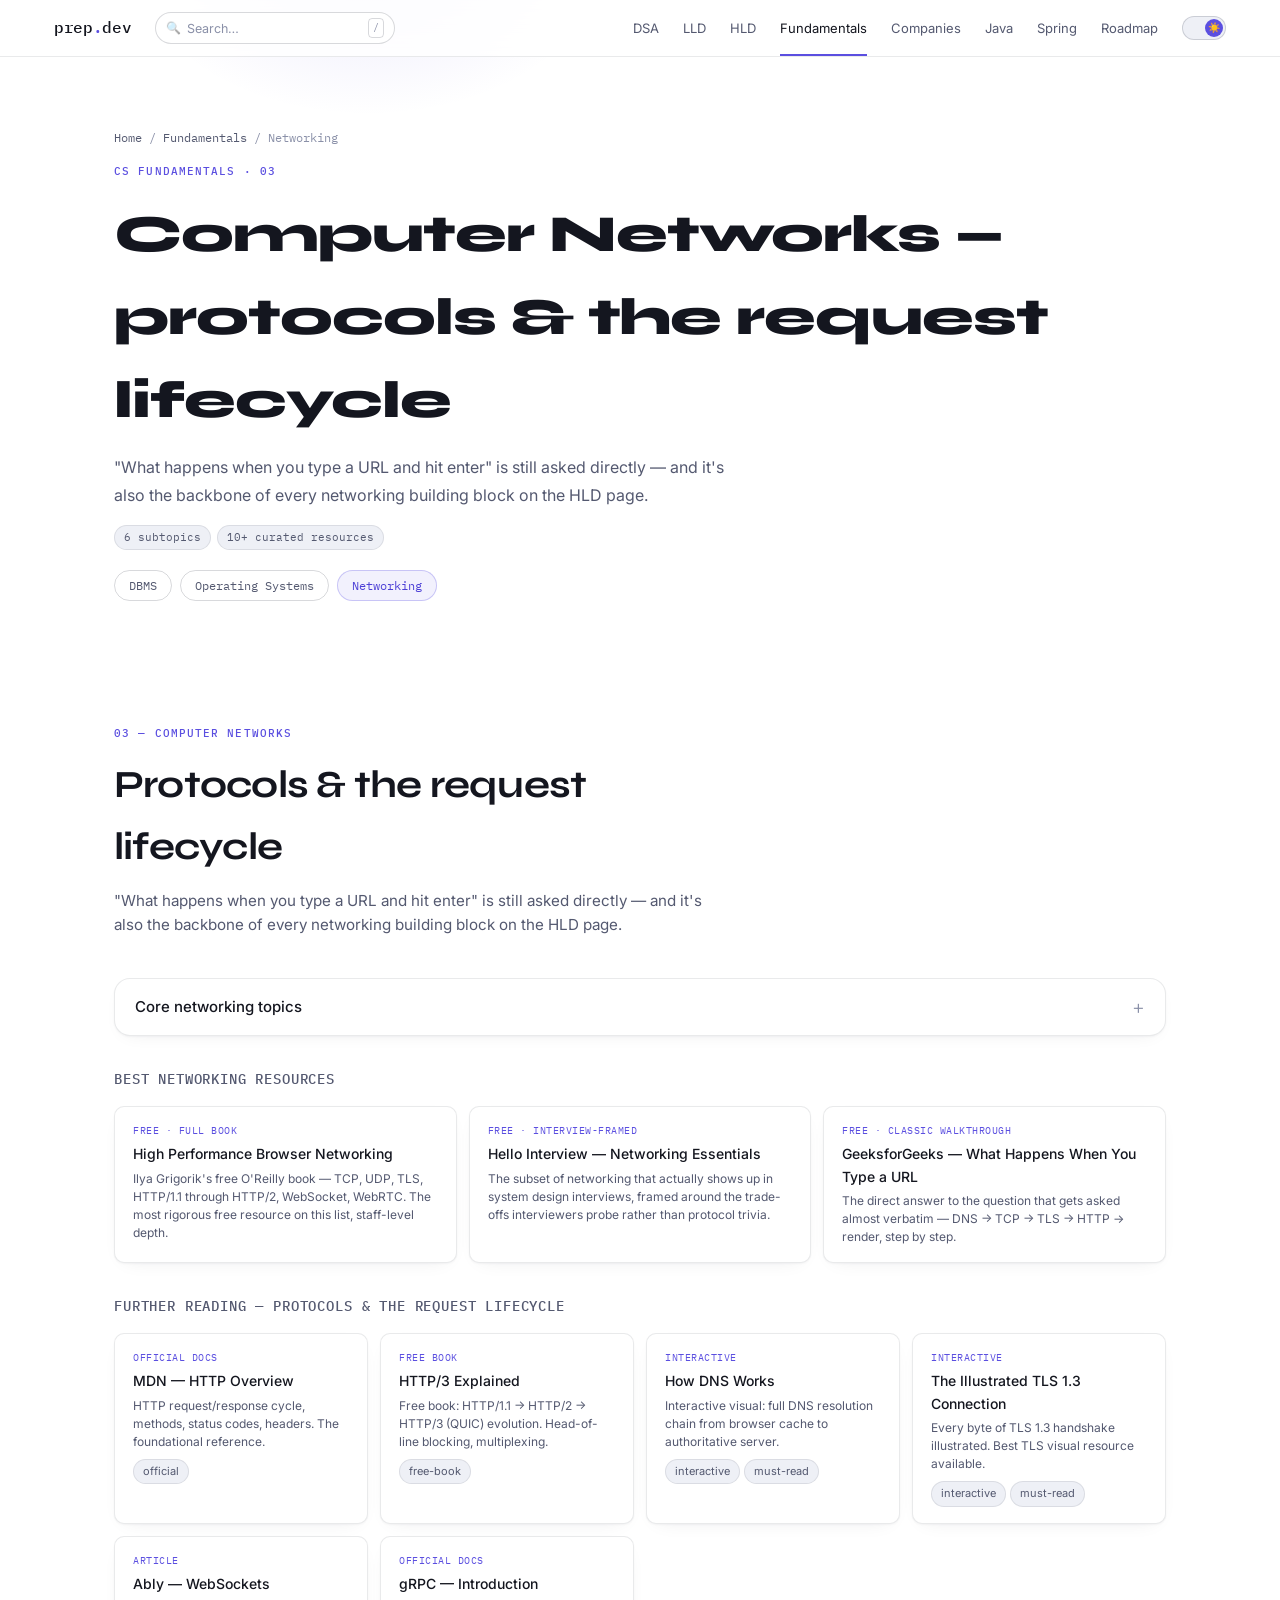
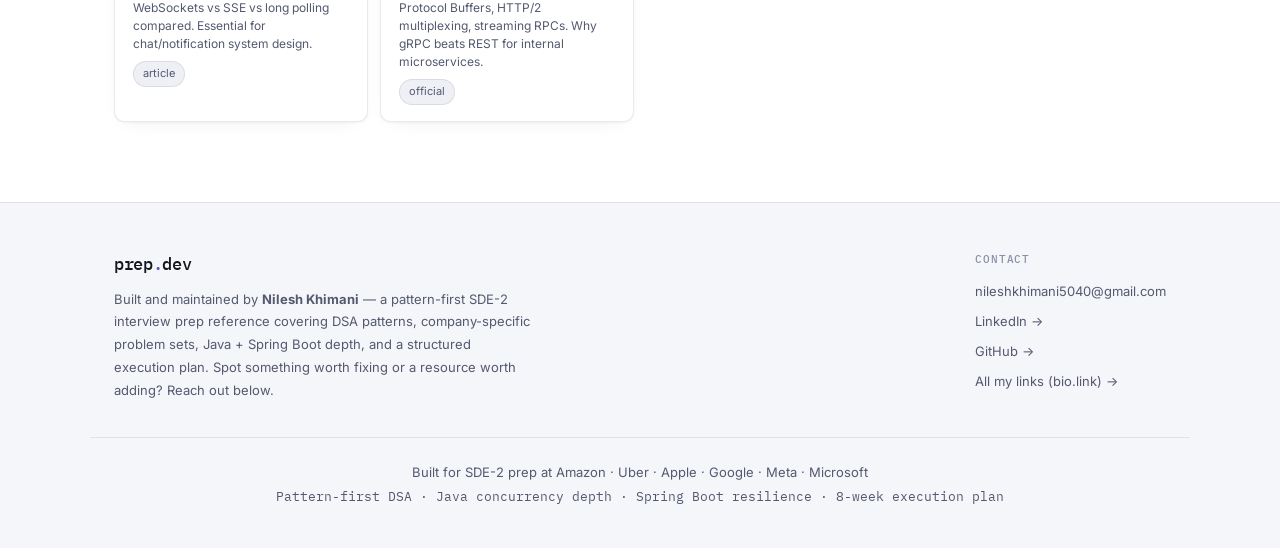
<file: networking.html>
<!DOCTYPE html>
<html lang="en">
<head>
<meta charset="UTF-8">
<meta name="viewport" content="width=device-width, initial-scale=1.0">
<title>Computer Networks — Protocols &amp; Request Lifecycle — SDE-2 Interview Prep</title>
<meta name="description" content="Computer Networks for SDE-2 interviews: OSI/TCP-IP model, TCP vs UDP, HTTP evolution, TLS handshake, DNS resolution, and the full request lifecycle with curated resources.">
<link rel="preconnect" href="https://fonts.googleapis.com">
<link rel="preconnect" href="https://fonts.gstatic.com" crossorigin>
<link href="https://fonts.googleapis.com/css2?family=IBM+Plex+Mono:wght@400;500&family=Inter:wght@300;400;500;600&family=Syne:wght@700;800&display=swap" rel="stylesheet">
<link rel="stylesheet" href="style.css?v=5">
<script>
(function () {
  var t = localStorage.getItem('theme');
  if (!t) { t = window.matchMedia('(prefers-color-scheme: light)').matches ? 'light' : 'dark'; }
  document.documentElement.setAttribute('data-theme', t);
})();
</script>
</head>
<body>

<!-- NAV -->
<nav class="nav">
  <div class="nav-inner">
    <a href="index.html" class="nav-logo">prep<span class="logo-accent">.</span>dev</a>
    <div class="nav-links">
      <a href="patterns.html">DSA</a>
      <a href="lld.html">LLD</a>
      <a href="hld.html">HLD</a>
      <a href="fundamentals.html" class="active">Fundamentals</a>
      <a href="companies.html">Companies</a>
      <a href="java.html">Java</a>
      <a href="spring.html">Spring</a>
      <a href="roadmap.html">Roadmap</a>
    </div>
    <div class="nav-right">
      <button class="theme-toggle" aria-label="Toggle light/dark theme">
        <span class="theme-toggle-knob"></span>
      </button>
      <button class="nav-toggle" aria-label="Toggle menu">☰</button>
    </div>
  </div>
</nav>

<!-- PAGE HEADER -->
<header class="page-header">
  <div class="container">
    <span class="breadcrumb"><a href="index.html">Home</a> / <a href="fundamentals.html">Fundamentals</a> / Networking</span>
    <span class="section-eyebrow">CS Fundamentals · 03</span>
    <h1>Computer Networks — protocols &amp; the request lifecycle</h1>
    <p>"What happens when you type a URL and hit enter" is still asked directly — and it's also the backbone of every networking building block on the <a href="hld.html">HLD page</a>.</p>
    <div class="header-meta">
      <span>6 subtopics</span>
      <span>10+ curated resources</span>
    </div>
    <div class="pattern-filter" style="margin-top:1.25rem;">
      <a href="dbms.html" class="filter-btn">DBMS</a>
      <a href="os.html" class="filter-btn">Operating Systems</a>
      <a href="networking.html" class="filter-btn active">Networking</a>
    </div>
  </div>
</header>

<section class="section">
  <div class="container">
    <div class="section-header">
      <span class="section-eyebrow">03 — Computer Networks</span>
      <h2>Protocols &amp; the request lifecycle</h2>
      <p>"What happens when you type a URL and hit enter" is still asked directly — and it's also the backbone of every networking building block on the <a href="hld.html">HLD page</a>.</p>
    </div>

    <div class="accordion-grid">
      <div class="accordion" id="net-core-networking-topics">
        <button class="accordion-header" onclick="toggleAccordion(this)">
          <span>Core networking topics</span><span class="acc-icon">+</span>
        </button>
        <div class="accordion-body">
          <div class="q-item"><span class="q-num">•</span><strong>OSI / TCP-IP model:</strong> know the layers well enough to place any protocol you're asked about correctly, on the spot.</div>
          <div class="q-item"><span class="q-num">•</span><strong>TCP vs UDP:</strong> three-way handshake, reliability/ordering guarantees, and when UDP's lack of guarantees is the right trade-off (video, gaming, DNS).</div>
          <div class="q-item"><span class="q-num">•</span><strong>HTTP evolution:</strong> HTTP/1.1 vs HTTP/2 (multiplexing, header compression) vs HTTP/3 (QUIC over UDP) — and why each version exists.</div>
          <div class="q-item"><span class="q-num">•</span><strong>TLS handshake:</strong> what a certificate actually proves, and roughly how the handshake establishes a shared key.</div>
          <div class="q-item"><span class="q-num">•</span><strong>DNS resolution:</strong> the full chain — browser cache → OS cache → recursive resolver → root → TLD → authoritative server.</div>
          <div class="q-item"><span class="q-num">•</span><strong>The full "type a URL" flow:</strong> DNS resolution → TCP handshake → TLS handshake (if HTTPS) → HTTP request/response → render — be ready to narrate all five steps without prompting.</div>
        </div>
      </div>
    </div>

    <div class="java-resources" style="margin-top:1.5rem;" id="net-best-networking-resources">
      <h3>Best networking resources</h3>
      <div class="resource-cards-row">
        <a href="https://hpbn.co/" target="_blank" class="res-card">
          <span class="res-type">Free · Full book</span>
          <span class="res-name">High Performance Browser Networking</span>
          <span class="res-desc">Ilya Grigorik's free O'Reilly book — TCP, UDP, TLS, HTTP/1.1 through HTTP/2, WebSocket, WebRTC. The most rigorous free resource on this list, staff-level depth.</span>
        </a>
        <a href="https://www.hellointerview.com/learn/system-design/core-concepts/networking-essentials" target="_blank" class="res-card">
          <span class="res-type">Free · Interview-framed</span>
          <span class="res-name">Hello Interview — Networking Essentials</span>
          <span class="res-desc">The subset of networking that actually shows up in system design interviews, framed around the trade-offs interviewers probe rather than protocol trivia.</span>
        </a>
        <a href="https://www.geeksforgeeks.org/computer-networks/what-happens-when-we-type-a-url/" target="_blank" class="res-card">
          <span class="res-type">Free · Classic walkthrough</span>
          <span class="res-name">GeeksforGeeks — What Happens When You Type a URL</span>
          <span class="res-desc">The direct answer to the question that gets asked almost verbatim — DNS → TCP → TLS → HTTP → render, step by step.</span>
        </a>
      </div>
    </div>

    <div class="java-resources" style="margin-top:2rem;" id="net-further-reading-protocols-the-request-lifecycle">
      <h3>Further reading — protocols &amp; the request lifecycle</h3>
      <div class="resource-cards-row">
        <a href="https://developer.mozilla.org/en-US/docs/Web/HTTP/Overview" target="_blank" rel="noopener noreferrer" class="res-card">
          <span class="res-type">Official Docs</span>
          <span class="res-name">MDN — HTTP Overview</span>
          <span class="res-desc">HTTP request/response cycle, methods, status codes, headers. The foundational reference.</span>
          <div class="res-tags" style="display:flex;flex-wrap:wrap;gap:4px;margin-top:4px;"><span class="pill">official</span></div>
        </a>
        <a href="https://http3-explained.haxx.se/en/" target="_blank" rel="noopener noreferrer" class="res-card">
          <span class="res-type">Free Book</span>
          <span class="res-name">HTTP/3 Explained</span>
          <span class="res-desc">Free book: HTTP/1.1 → HTTP/2 → HTTP/3 (QUIC) evolution. Head-of-line blocking, multiplexing.</span>
          <div class="res-tags" style="display:flex;flex-wrap:wrap;gap:4px;margin-top:4px;"><span class="pill">free-book</span></div>
        </a>
        <a href="https://howdns.works/" target="_blank" rel="noopener noreferrer" class="res-card">
          <span class="res-type">Interactive</span>
          <span class="res-name">How DNS Works</span>
          <span class="res-desc">Interactive visual: full DNS resolution chain from browser cache to authoritative server.</span>
          <div class="res-tags" style="display:flex;flex-wrap:wrap;gap:4px;margin-top:4px;"><span class="pill">interactive</span><span class="pill">must-read</span></div>
        </a>
        <a href="https://tls.ulfheim.net/" target="_blank" rel="noopener noreferrer" class="res-card">
          <span class="res-type">Interactive</span>
          <span class="res-name">The Illustrated TLS 1.3 Connection</span>
          <span class="res-desc">Every byte of TLS 1.3 handshake illustrated. Best TLS visual resource available.</span>
          <div class="res-tags" style="display:flex;flex-wrap:wrap;gap:4px;margin-top:4px;"><span class="pill">interactive</span><span class="pill">must-read</span></div>
        </a>
        <a href="https://www.ably.io/topic/websockets" target="_blank" rel="noopener noreferrer" class="res-card">
          <span class="res-type">Article</span>
          <span class="res-name">Ably — WebSockets</span>
          <span class="res-desc">WebSockets vs SSE vs long polling compared. Essential for chat/notification system design.</span>
          <div class="res-tags" style="display:flex;flex-wrap:wrap;gap:4px;margin-top:4px;"><span class="pill">article</span></div>
        </a>
        <a href="https://grpc.io/docs/what-is-grpc/introduction/" target="_blank" rel="noopener noreferrer" class="res-card">
          <span class="res-type">Official Docs</span>
          <span class="res-name">gRPC — Introduction</span>
          <span class="res-desc">Protocol Buffers, HTTP/2 multiplexing, streaming RPCs. Why gRPC beats REST for internal microservices.</span>
          <div class="res-tags" style="display:flex;flex-wrap:wrap;gap:4px;margin-top:4px;"><span class="pill">official</span></div>
        </a>
      </div>
    </div>
  </div>
</section>

<!-- FOOTER -->
<footer class="footer">
  <div class="container footer-grid">
    <div class="footer-about">
      <span class="nav-logo">prep<span class="logo-accent">.</span>dev</span>
      <p>Built and maintained by <strong>Nilesh Khimani</strong> — a pattern-first SDE-2 interview prep reference covering DSA patterns, company-specific problem sets, Java + Spring Boot depth, and a structured execution plan. Spot something worth fixing or a resource worth adding? Reach out below.</p>
    </div>
    <div class="footer-contact">
      <span class="footer-heading">Contact</span>
      <a href="mailto:nileshkhimani5040@gmail.com">nileshkhimani5040@gmail.com</a>
      <a href="https://www.linkedin.com/in/nileshkhimani1/" target="_blank">LinkedIn →</a>
      <a href="https://github.com/NileshKhimani1" target="_blank">GitHub →</a>
      <a href="https://nileshkhimani.bio.link/" target="_blank">All my links (bio.link) →</a>
    </div>
  </div>
  <div class="container footer-bottom">
    <p>Built for SDE-2 prep at Amazon · Uber · Apple · Google · Meta · Microsoft</p>
    <p class="footer-sub">Pattern-first DSA · Java concurrency depth · Spring Boot resilience · 8-week execution plan</p>
  </div>
</footer>

<script src="search-data.js?v=5"></script>
<script src="app.js?v=5"></script>
</body>
</html>
</file>
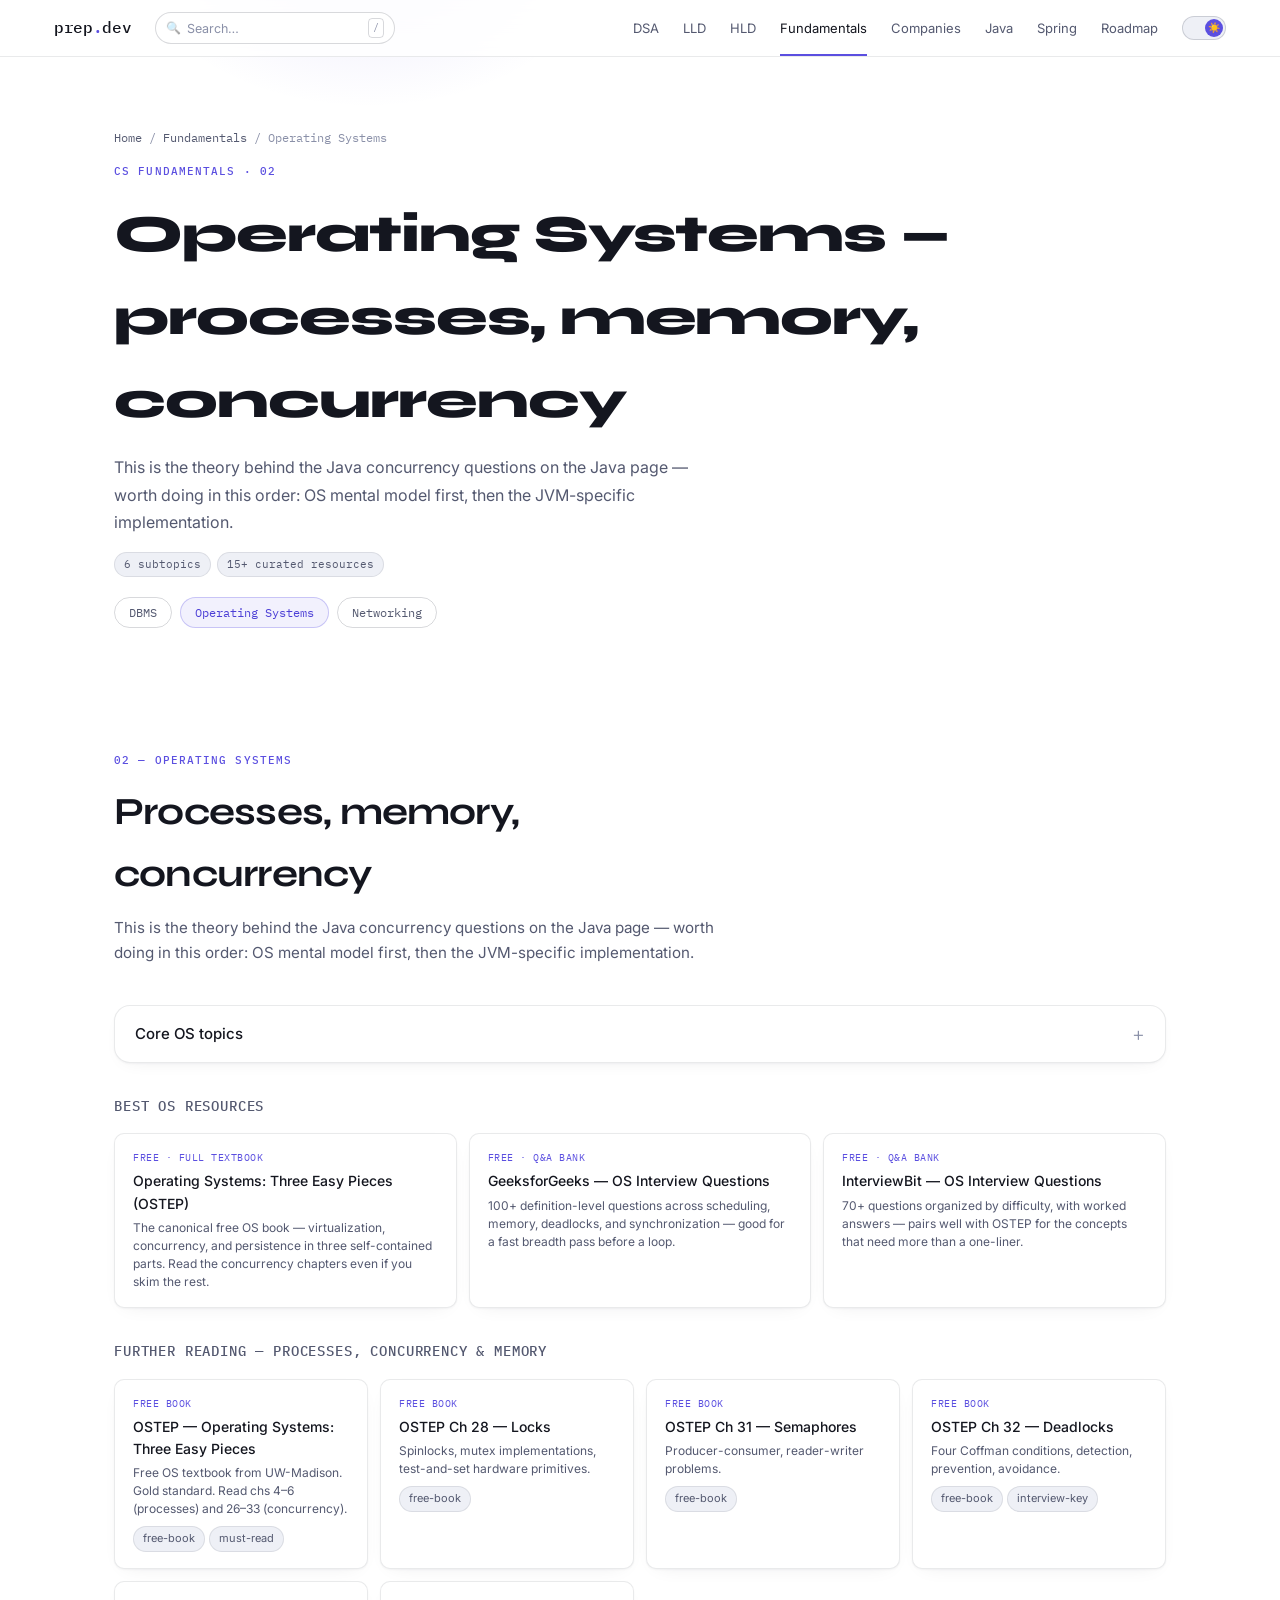
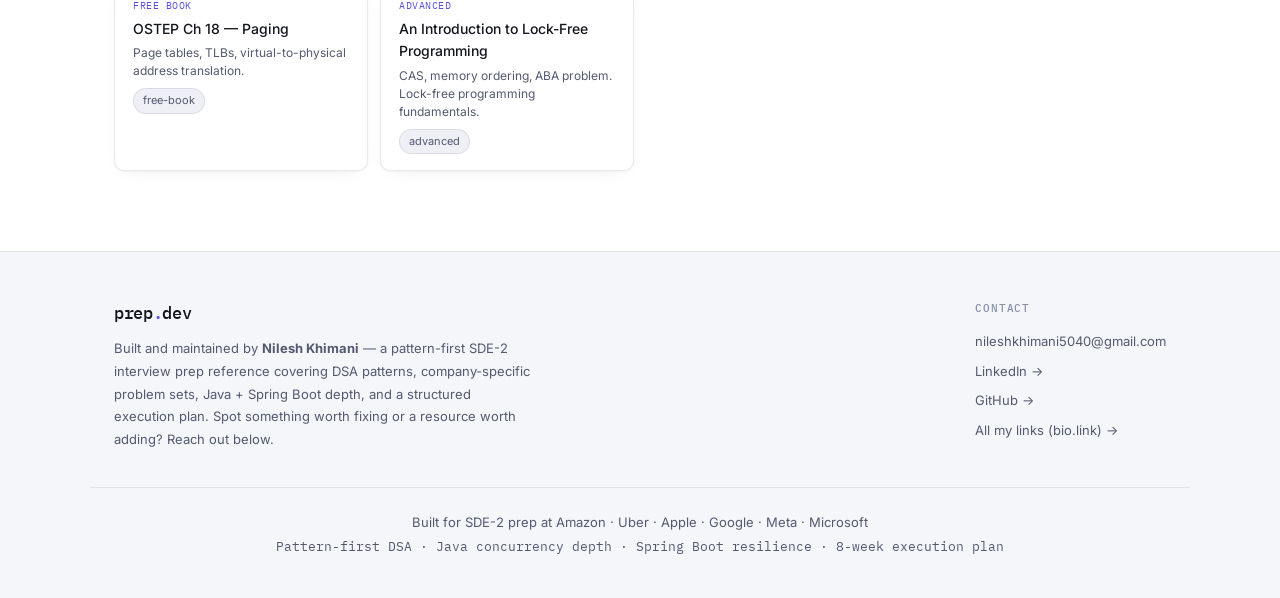
<file: os.html>
<!DOCTYPE html>
<html lang="en">
<head>
<meta charset="UTF-8">
<meta name="viewport" content="width=device-width, initial-scale=1.0">
<title>Operating Systems — Processes, Memory, Concurrency — SDE-2 Interview Prep</title>
<meta name="description" content="Operating Systems for SDE-2 interviews: processes vs threads, CPU scheduling, memory management, deadlocks, synchronization primitives, and IPC with curated resources.">
<link rel="preconnect" href="https://fonts.googleapis.com">
<link rel="preconnect" href="https://fonts.gstatic.com" crossorigin>
<link href="https://fonts.googleapis.com/css2?family=IBM+Plex+Mono:wght@400;500&family=Inter:wght@300;400;500;600&family=Syne:wght@700;800&display=swap" rel="stylesheet">
<link rel="stylesheet" href="style.css?v=5">
<script>
(function () {
  var t = localStorage.getItem('theme');
  if (!t) { t = window.matchMedia('(prefers-color-scheme: light)').matches ? 'light' : 'dark'; }
  document.documentElement.setAttribute('data-theme', t);
})();
</script>
</head>
<body>

<!-- NAV -->
<nav class="nav">
  <div class="nav-inner">
    <a href="index.html" class="nav-logo">prep<span class="logo-accent">.</span>dev</a>
    <div class="nav-links">
      <a href="patterns.html">DSA</a>
      <a href="lld.html">LLD</a>
      <a href="hld.html">HLD</a>
      <a href="fundamentals.html" class="active">Fundamentals</a>
      <a href="companies.html">Companies</a>
      <a href="java.html">Java</a>
      <a href="spring.html">Spring</a>
      <a href="roadmap.html">Roadmap</a>
    </div>
    <div class="nav-right">
      <button class="theme-toggle" aria-label="Toggle light/dark theme">
        <span class="theme-toggle-knob"></span>
      </button>
      <button class="nav-toggle" aria-label="Toggle menu">☰</button>
    </div>
  </div>
</nav>

<!-- PAGE HEADER -->
<header class="page-header">
  <div class="container">
    <span class="breadcrumb"><a href="index.html">Home</a> / <a href="fundamentals.html">Fundamentals</a> / Operating Systems</span>
    <span class="section-eyebrow">CS Fundamentals · 02</span>
    <h1>Operating Systems — processes, memory, concurrency</h1>
    <p>This is the theory behind the Java concurrency questions on the <a href="java.html">Java page</a> — worth doing in this order: OS mental model first, then the JVM-specific implementation.</p>
    <div class="header-meta">
      <span>6 subtopics</span>
      <span>15+ curated resources</span>
    </div>
    <div class="pattern-filter" style="margin-top:1.25rem;">
      <a href="dbms.html" class="filter-btn">DBMS</a>
      <a href="os.html" class="filter-btn active">Operating Systems</a>
      <a href="networking.html" class="filter-btn">Networking</a>
    </div>
  </div>
</header>

<section class="section">
  <div class="container">
    <div class="section-header">
      <span class="section-eyebrow">02 — Operating Systems</span>
      <h2>Processes, memory, concurrency</h2>
      <p>This is the theory behind the Java concurrency questions on the <a href="java.html">Java page</a> — worth doing in this order: OS mental model first, then the JVM-specific implementation.</p>
    </div>

    <div class="accordion-grid">
      <div class="accordion" id="os-core-os-topics">
        <button class="accordion-header" onclick="toggleAccordion(this)">
          <span>Core OS topics</span><span class="acc-icon">+</span>
        </button>
        <div class="accordion-body">
          <div class="q-item"><span class="q-num">•</span><strong>Processes vs threads:</strong> what's shared (address space, file descriptors) vs private (stack, registers, PC) — and why context-switching a thread is cheaper.</div>
          <div class="q-item"><span class="q-num">•</span><strong>CPU scheduling:</strong> round robin, priority scheduling, multilevel feedback queues — and starvation as the failure mode to always mention.</div>
          <div class="q-item"><span class="q-num">•</span><strong>Memory management:</strong> paging vs segmentation, virtual memory, page replacement (LRU, Clock), thrashing.</div>
          <div class="q-item"><span class="q-num">•</span><strong>Deadlocks:</strong> the four Coffman conditions (mutual exclusion, hold-and-wait, no preemption, circular wait) — prevention breaks one of them; the Banker's Algorithm is avoidance, not prevention.</div>
          <div class="q-item"><span class="q-num">•</span><strong>Synchronization primitives:</strong> mutex vs semaphore vs monitor, the classic producer-consumer / dining-philosophers / readers-writers problems.</div>
          <div class="q-item"><span class="q-num">•</span><strong>IPC:</strong> pipes, message queues, shared memory, sockets — and when you'd reach for each.</div>
        </div>
      </div>
    </div>

    <div class="java-resources" style="margin-top:1.5rem;" id="os-best-os-resources">
      <h3>Best OS resources</h3>
      <div class="resource-cards-row">
        <a href="https://pages.cs.wisc.edu/~remzi/OSTEP/" target="_blank" class="res-card">
          <span class="res-type">Free · Full textbook</span>
          <span class="res-name">Operating Systems: Three Easy Pieces (OSTEP)</span>
          <span class="res-desc">The canonical free OS book — virtualization, concurrency, and persistence in three self-contained parts. Read the concurrency chapters even if you skim the rest.</span>
        </a>
        <a href="https://www.geeksforgeeks.org/operating-systems/operating-systems-interview-questions/" target="_blank" class="res-card">
          <span class="res-type">Free · Q&amp;A bank</span>
          <span class="res-name">GeeksforGeeks — OS Interview Questions</span>
          <span class="res-desc">100+ definition-level questions across scheduling, memory, deadlocks, and synchronization — good for a fast breadth pass before a loop.</span>
        </a>
        <a href="https://www.interviewbit.com/operating-system-interview-questions/" target="_blank" class="res-card">
          <span class="res-type">Free · Q&amp;A bank</span>
          <span class="res-name">InterviewBit — OS Interview Questions</span>
          <span class="res-desc">70+ questions organized by difficulty, with worked answers — pairs well with OSTEP for the concepts that need more than a one-liner.</span>
        </a>
      </div>
    </div>

    <div class="java-resources" style="margin-top:2rem;" id="os-further-reading-processes-concurrency-memory">
      <h3>Further reading — processes, concurrency &amp; memory</h3>
      <div class="resource-cards-row">
        <a href="https://pages.cs.wisc.edu/~remzi/OSTEP/" target="_blank" rel="noopener noreferrer" class="res-card">
          <span class="res-type">Free Book</span>
          <span class="res-name">OSTEP — Operating Systems: Three Easy Pieces</span>
          <span class="res-desc">Free OS textbook from UW-Madison. Gold standard. Read chs 4–6 (processes) and 26–33 (concurrency).</span>
          <div class="res-tags" style="display:flex;flex-wrap:wrap;gap:4px;margin-top:4px;"><span class="pill">free-book</span><span class="pill">must-read</span></div>
        </a>
        <a href="https://pages.cs.wisc.edu/~remzi/OSTEP/threads-locks.pdf" target="_blank" rel="noopener noreferrer" class="res-card">
          <span class="res-type">Free Book</span>
          <span class="res-name">OSTEP Ch 28 — Locks</span>
          <span class="res-desc">Spinlocks, mutex implementations, test-and-set hardware primitives.</span>
          <div class="res-tags" style="display:flex;flex-wrap:wrap;gap:4px;margin-top:4px;"><span class="pill">free-book</span></div>
        </a>
        <a href="https://pages.cs.wisc.edu/~remzi/OSTEP/threads-sema.pdf" target="_blank" rel="noopener noreferrer" class="res-card">
          <span class="res-type">Free Book</span>
          <span class="res-name">OSTEP Ch 31 — Semaphores</span>
          <span class="res-desc">Producer-consumer, reader-writer problems.</span>
          <div class="res-tags" style="display:flex;flex-wrap:wrap;gap:4px;margin-top:4px;"><span class="pill">free-book</span></div>
        </a>
        <a href="https://pages.cs.wisc.edu/~remzi/OSTEP/threads-deadlock.pdf" target="_blank" rel="noopener noreferrer" class="res-card">
          <span class="res-type">Free Book</span>
          <span class="res-name">OSTEP Ch 32 — Deadlocks</span>
          <span class="res-desc">Four Coffman conditions, detection, prevention, avoidance.</span>
          <div class="res-tags" style="display:flex;flex-wrap:wrap;gap:4px;margin-top:4px;"><span class="pill">free-book</span><span class="pill">interview-key</span></div>
        </a>
        <a href="https://pages.cs.wisc.edu/~remzi/OSTEP/vm-paging.pdf" target="_blank" rel="noopener noreferrer" class="res-card">
          <span class="res-type">Free Book</span>
          <span class="res-name">OSTEP Ch 18 — Paging</span>
          <span class="res-desc">Page tables, TLBs, virtual-to-physical address translation.</span>
          <div class="res-tags" style="display:flex;flex-wrap:wrap;gap:4px;margin-top:4px;"><span class="pill">free-book</span></div>
        </a>
        <a href="https://preshing.com/20120612/an-introduction-to-lock-free-programming/" target="_blank" rel="noopener noreferrer" class="res-card">
          <span class="res-type">Advanced</span>
          <span class="res-name">An Introduction to Lock-Free Programming</span>
          <span class="res-desc">CAS, memory ordering, ABA problem. Lock-free programming fundamentals.</span>
          <div class="res-tags" style="display:flex;flex-wrap:wrap;gap:4px;margin-top:4px;"><span class="pill">advanced</span></div>
        </a>
      </div>
    </div>
  </div>
</section>

<!-- FOOTER -->
<footer class="footer">
  <div class="container footer-grid">
    <div class="footer-about">
      <span class="nav-logo">prep<span class="logo-accent">.</span>dev</span>
      <p>Built and maintained by <strong>Nilesh Khimani</strong> — a pattern-first SDE-2 interview prep reference covering DSA patterns, company-specific problem sets, Java + Spring Boot depth, and a structured execution plan. Spot something worth fixing or a resource worth adding? Reach out below.</p>
    </div>
    <div class="footer-contact">
      <span class="footer-heading">Contact</span>
      <a href="mailto:nileshkhimani5040@gmail.com">nileshkhimani5040@gmail.com</a>
      <a href="https://www.linkedin.com/in/nileshkhimani1/" target="_blank">LinkedIn →</a>
      <a href="https://github.com/NileshKhimani1" target="_blank">GitHub →</a>
      <a href="https://nileshkhimani.bio.link/" target="_blank">All my links (bio.link) →</a>
    </div>
  </div>
  <div class="container footer-bottom">
    <p>Built for SDE-2 prep at Amazon · Uber · Apple · Google · Meta · Microsoft</p>
    <p class="footer-sub">Pattern-first DSA · Java concurrency depth · Spring Boot resilience · 8-week execution plan</p>
  </div>
</footer>

<script src="search-data.js?v=5"></script>
<script src="app.js?v=5"></script>
</body>
</html>
</file>
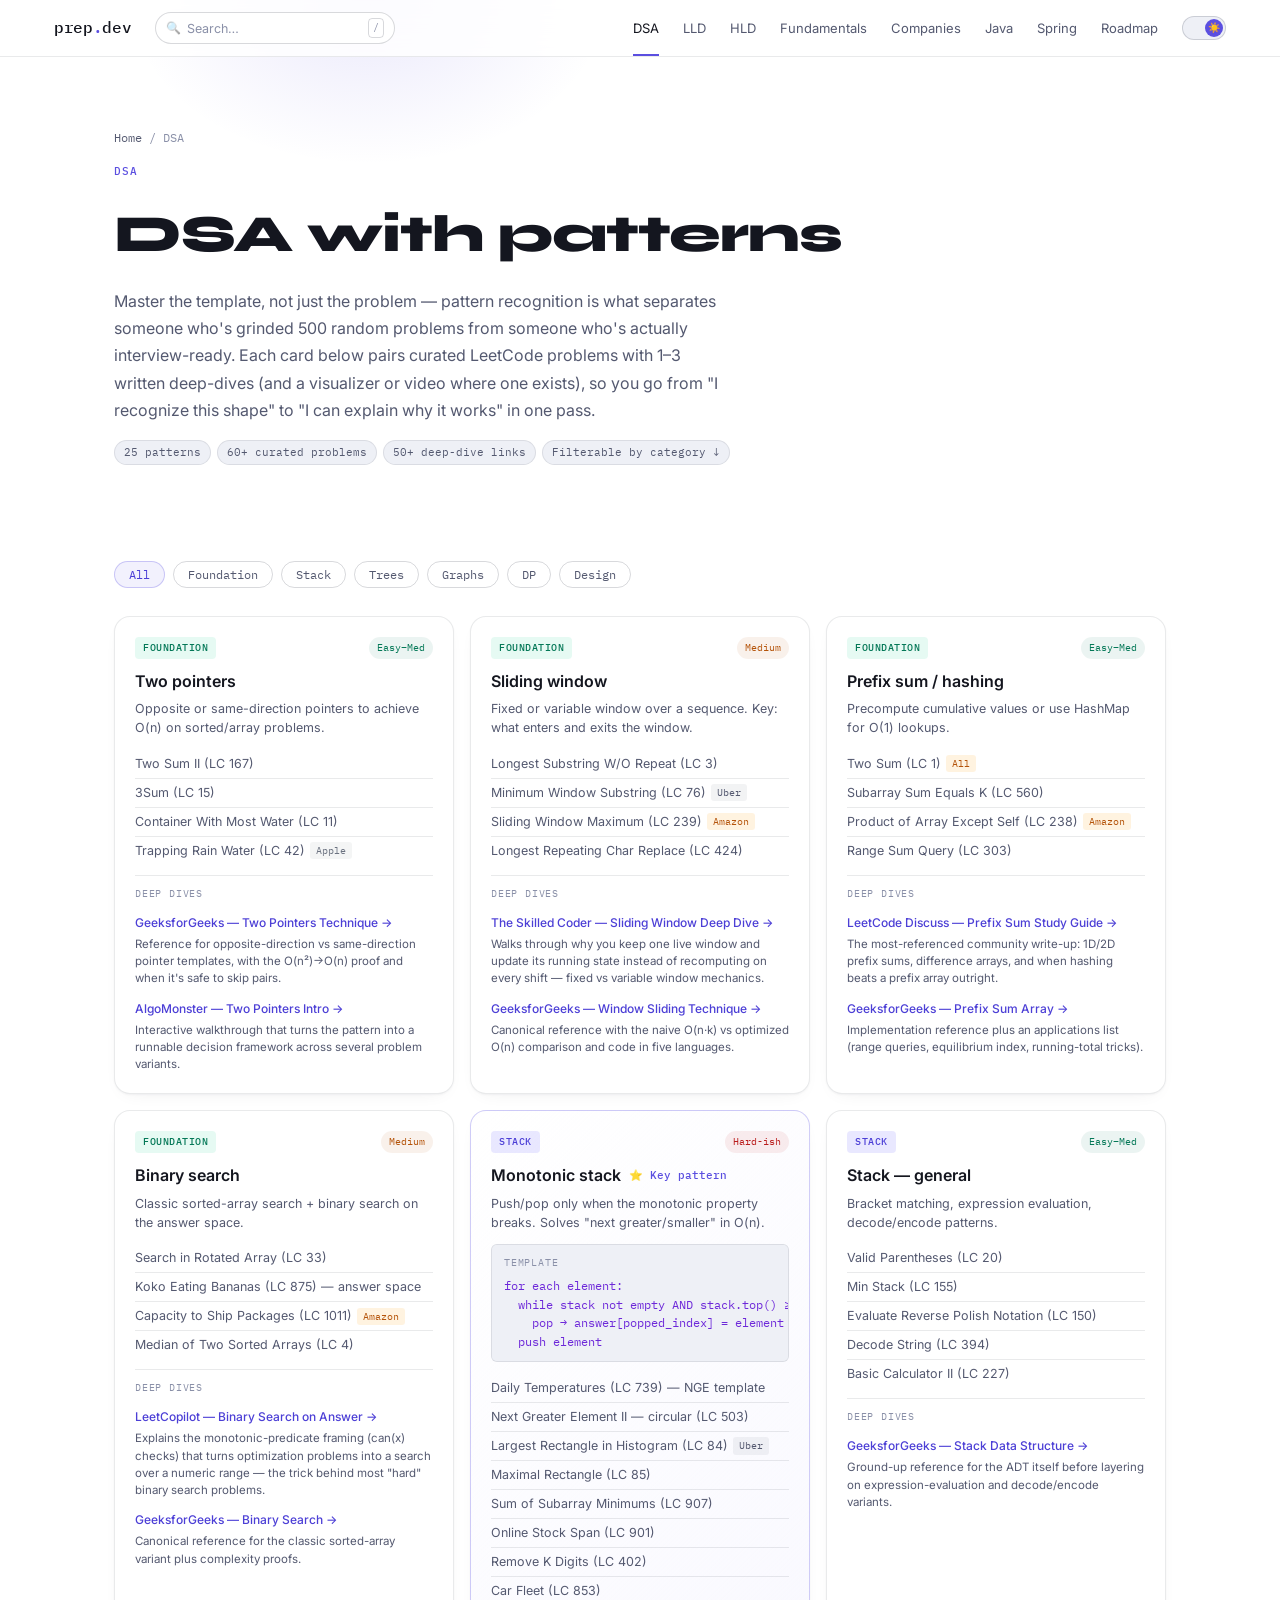
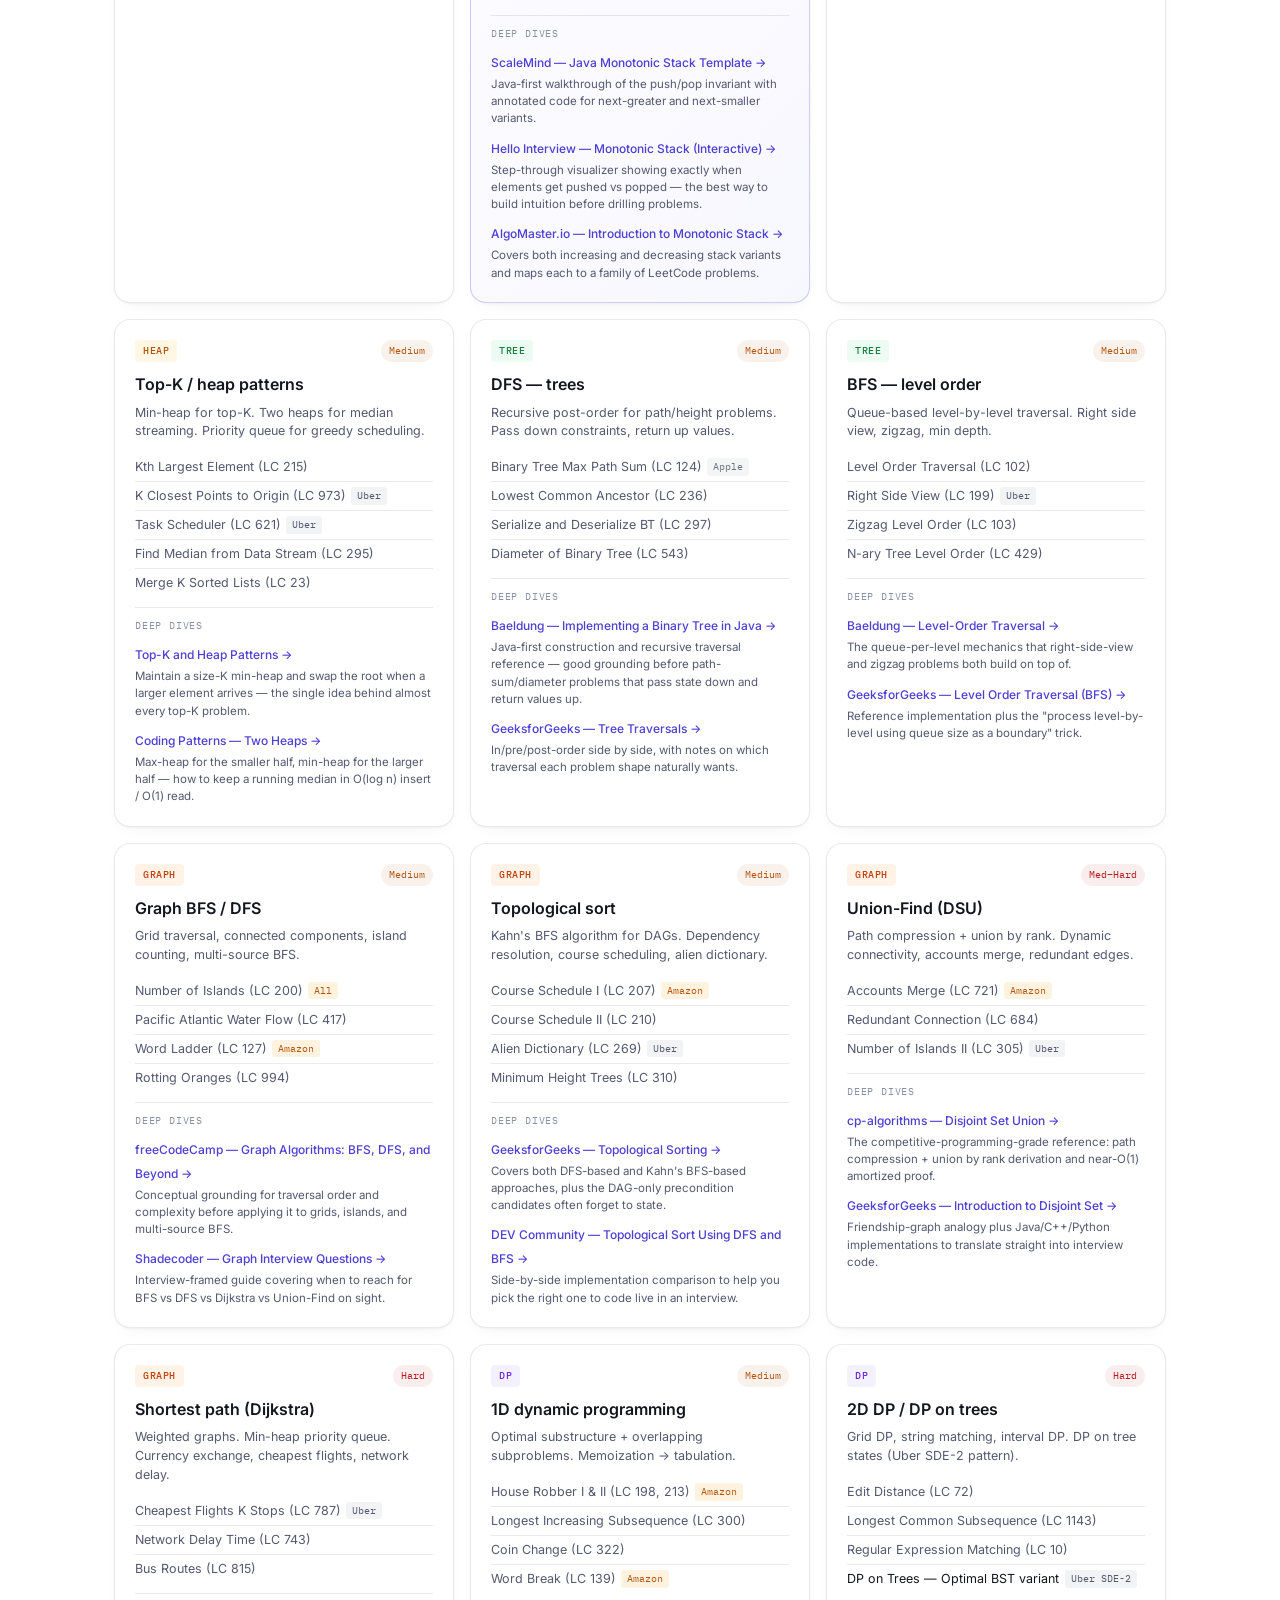
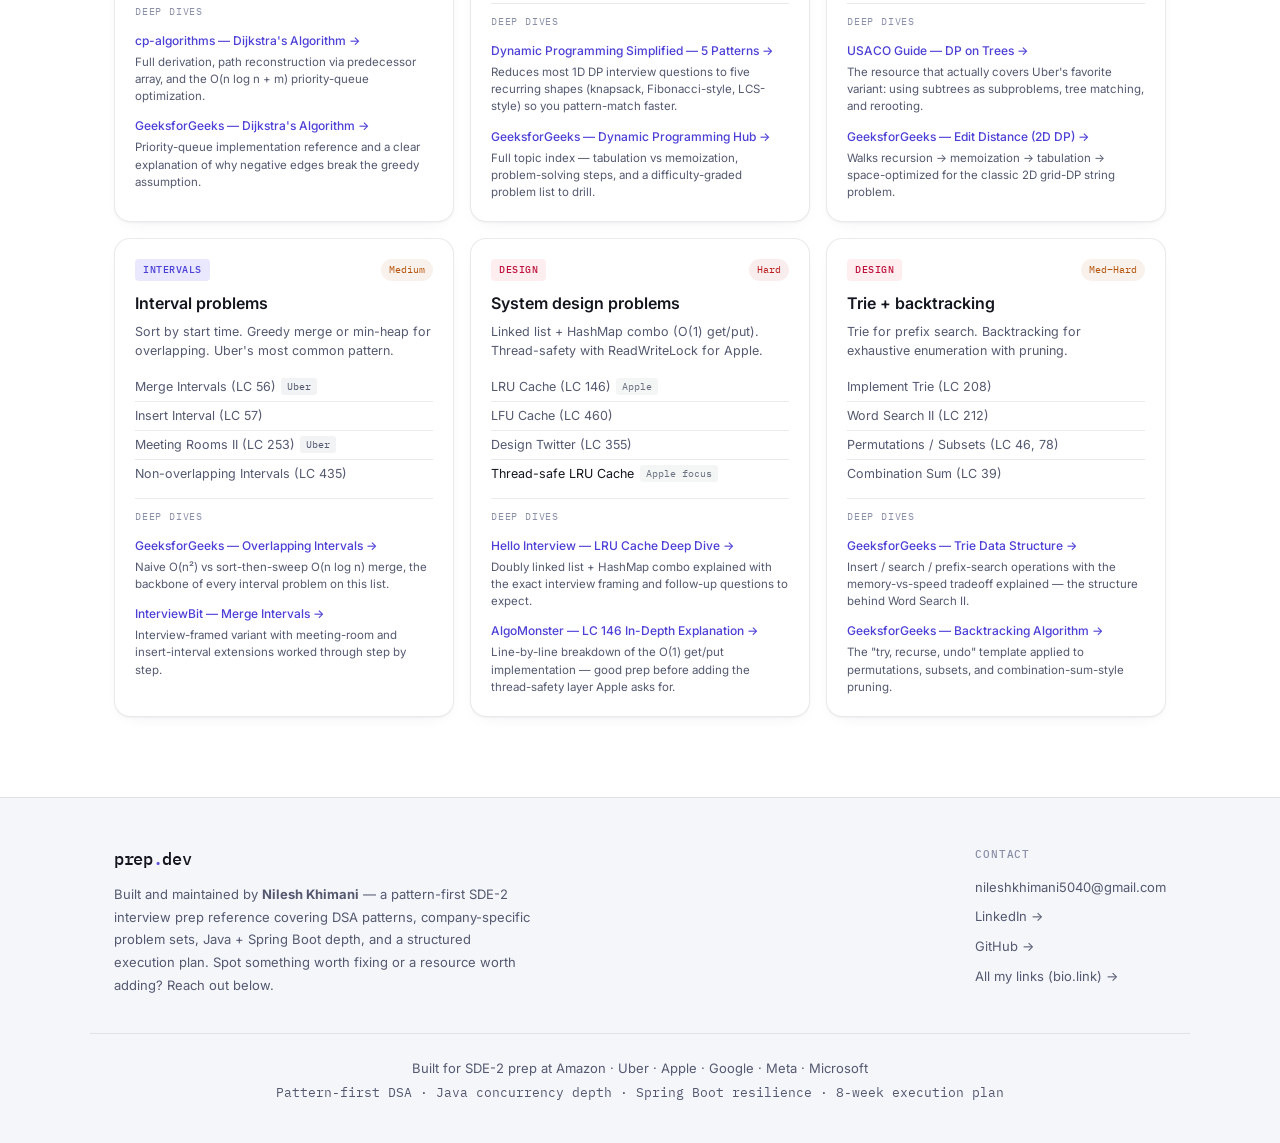
<file: patterns.html>
<!DOCTYPE html>
<html lang="en">
<head>
<meta charset="UTF-8">
<meta name="viewport" content="width=device-width, initial-scale=1.0">
<title>DSA with Patterns — SDE-2 Interview Prep</title>
<meta name="description" content="25 core DSA patterns for SDE-2 interviews, each with curated LeetCode problems and deep-dive resources.">
<link rel="preconnect" href="https://fonts.googleapis.com">
<link rel="preconnect" href="https://fonts.gstatic.com" crossorigin>
<link href="https://fonts.googleapis.com/css2?family=IBM+Plex+Mono:wght@400;500&family=Inter:wght@300;400;500;600&family=Syne:wght@700;800&display=swap" rel="stylesheet">
<link rel="stylesheet" href="style.css?v=5">
<script>
(function () {
  var t = localStorage.getItem('theme');
  if (!t) { t = window.matchMedia('(prefers-color-scheme: light)').matches ? 'light' : 'dark'; }
  document.documentElement.setAttribute('data-theme', t);
})();
</script>
</head>
<body>

<!-- NAV -->
<nav class="nav">
  <div class="nav-inner">
    <a href="index.html" class="nav-logo">prep<span class="logo-accent">.</span>dev</a>
    <div class="nav-links">
      <a href="patterns.html" class="active">DSA</a>
      <a href="lld.html">LLD</a>
      <a href="hld.html">HLD</a>
      <a href="fundamentals.html">Fundamentals</a>
      <a href="companies.html">Companies</a>
      <a href="java.html">Java</a>
      <a href="spring.html">Spring</a>
      <a href="roadmap.html">Roadmap</a>
    </div>
    <div class="nav-right">
      <button class="theme-toggle" aria-label="Toggle light/dark theme">
        <span class="theme-toggle-knob"></span>
      </button>
      <button class="nav-toggle" aria-label="Toggle menu">☰</button>
    </div>
  </div>
</nav>

<!-- PAGE HEADER -->
<header class="page-header">
  <div class="container">
    <span class="breadcrumb"><a href="index.html">Home</a> / DSA</span>
    <span class="section-eyebrow">DSA</span>
    <h1>DSA with patterns</h1>
    <p>Master the template, not just the problem — pattern recognition is what separates someone who's grinded 500 random problems from someone who's actually interview-ready. Each card below pairs curated LeetCode problems with 1–3 written deep-dives (and a visualizer or video where one exists), so you go from "I recognize this shape" to "I can explain why it works" in one pass.</p>
    <div class="header-meta">
      <span>25 patterns</span>
      <span>60+ curated problems</span>
      <span>50+ deep-dive links</span>
      <span>Filterable by category ↓</span>
    </div>
  </div>
</header>

<section class="section">
  <div class="container">

    <div class="pattern-filter">
      <button class="filter-btn active" data-filter="all">All</button>
      <button class="filter-btn" data-filter="foundation">Foundation</button>
      <button class="filter-btn" data-filter="stack">Stack</button>
      <button class="filter-btn" data-filter="tree">Trees</button>
      <button class="filter-btn" data-filter="graph">Graphs</button>
      <button class="filter-btn" data-filter="dp">DP</button>
      <button class="filter-btn" data-filter="design">Design</button>
    </div>

    <div class="patterns-grid" id="patterns-grid">

      <!-- FOUNDATION -->
      <div class="pattern-card" data-category="foundation" id="dsa-two-pointers">
        <div class="card-header">
          <span class="pattern-tag foundation">Foundation</span>
          <span class="diff diff-easy">Easy–Med</span>
        </div>
        <h3>Two pointers</h3>
        <p class="pattern-desc">Opposite or same-direction pointers to achieve O(n) on sorted/array problems.</p>
        <ul class="problem-list">
          <li><a href="https://leetcode.com/problems/two-sum-ii-input-array-is-sorted/" target="_blank">Two Sum II (LC 167)</a></li>
          <li><a href="https://leetcode.com/problems/3sum/" target="_blank">3Sum (LC 15)</a></li>
          <li><a href="https://leetcode.com/problems/container-with-most-water/" target="_blank">Container With Most Water (LC 11)</a></li>
          <li><a href="https://leetcode.com/problems/trapping-rain-water/" target="_blank">Trapping Rain Water (LC 42) <span class="co-tag apple">Apple</span></a></li>
        </ul>
        <div class="pattern-resources">
          <span class="pr-label">Deep dives</span>
          <div class="pr-item">
            <a href="https://www.geeksforgeeks.org/dsa/two-pointers-technique/" target="_blank">GeeksforGeeks — Two Pointers Technique →</a>
            <span class="pr-desc">Reference for opposite-direction vs same-direction pointer templates, with the O(n²)→O(n) proof and when it's safe to skip pairs.</span>
          </div>
          <div class="pr-item">
            <a href="https://algo.monster/problems/two_pointers_intro" target="_blank">AlgoMonster — Two Pointers Intro →</a>
            <span class="pr-desc">Interactive walkthrough that turns the pattern into a runnable decision framework across several problem variants.</span>
          </div>
        </div>
      </div>

      <div class="pattern-card" data-category="foundation" id="dsa-sliding-window">
        <div class="card-header">
          <span class="pattern-tag foundation">Foundation</span>
          <span class="diff diff-med">Medium</span>
        </div>
        <h3>Sliding window</h3>
        <p class="pattern-desc">Fixed or variable window over a sequence. Key: what enters and exits the window.</p>
        <ul class="problem-list">
          <li><a href="https://leetcode.com/problems/longest-substring-without-repeating-characters/" target="_blank">Longest Substring W/O Repeat (LC 3)</a></li>
          <li><a href="https://leetcode.com/problems/minimum-window-substring/" target="_blank">Minimum Window Substring (LC 76) <span class="co-tag uber">Uber</span></a></li>
          <li><a href="https://leetcode.com/problems/sliding-window-maximum/" target="_blank">Sliding Window Maximum (LC 239) <span class="co-tag amazon">Amazon</span></a></li>
          <li><a href="https://leetcode.com/problems/longest-repeating-character-replacement/" target="_blank">Longest Repeating Char Replace (LC 424)</a></li>
        </ul>
        <div class="pattern-resources">
          <span class="pr-label">Deep dives</span>
          <div class="pr-item">
            <a href="https://theskilledcoder.com/posts/dsa/sliding-window" target="_blank">The Skilled Coder — Sliding Window Deep Dive →</a>
            <span class="pr-desc">Walks through why you keep one live window and update its running state instead of recomputing on every shift — fixed vs variable window mechanics.</span>
          </div>
          <div class="pr-item">
            <a href="https://www.geeksforgeeks.org/dsa/window-sliding-technique/" target="_blank">GeeksforGeeks — Window Sliding Technique →</a>
            <span class="pr-desc">Canonical reference with the naive O(n·k) vs optimized O(n) comparison and code in five languages.</span>
          </div>
        </div>
      </div>

      <div class="pattern-card" data-category="foundation" id="dsa-prefix-sum-hashing">
        <div class="card-header">
          <span class="pattern-tag foundation">Foundation</span>
          <span class="diff diff-easy">Easy–Med</span>
        </div>
        <h3>Prefix sum / hashing</h3>
        <p class="pattern-desc">Precompute cumulative values or use HashMap for O(1) lookups.</p>
        <ul class="problem-list">
          <li><a href="https://leetcode.com/problems/two-sum/" target="_blank">Two Sum (LC 1) <span class="co-tag amazon">All</span></a></li>
          <li><a href="https://leetcode.com/problems/subarray-sum-equals-k/" target="_blank">Subarray Sum Equals K (LC 560)</a></li>
          <li><a href="https://leetcode.com/problems/product-of-array-except-self/" target="_blank">Product of Array Except Self (LC 238) <span class="co-tag amazon">Amazon</span></a></li>
          <li><a href="https://leetcode.com/problems/range-sum-query-immutable/" target="_blank">Range Sum Query (LC 303)</a></li>
        </ul>
        <div class="pattern-resources">
          <span class="pr-label">Deep dives</span>
          <div class="pr-item">
            <a href="https://leetcode.com/discuss/study-guide/1152742/Prefix-Sum-Array-Implementation-and-Applications" target="_blank">LeetCode Discuss — Prefix Sum Study Guide →</a>
            <span class="pr-desc">The most-referenced community write-up: 1D/2D prefix sums, difference arrays, and when hashing beats a prefix array outright.</span>
          </div>
          <div class="pr-item">
            <a href="https://www.geeksforgeeks.org/dsa/prefix-sum-array-implementation-applications-problems/" target="_blank">GeeksforGeeks — Prefix Sum Array →</a>
            <span class="pr-desc">Implementation reference plus an applications list (range queries, equilibrium index, running-total tricks).</span>
          </div>
        </div>
      </div>

      <div class="pattern-card" data-category="foundation" id="dsa-binary-search">
        <div class="card-header">
          <span class="pattern-tag foundation">Foundation</span>
          <span class="diff diff-med">Medium</span>
        </div>
        <h3>Binary search</h3>
        <p class="pattern-desc">Classic sorted-array search + binary search on the answer space.</p>
        <ul class="problem-list">
          <li><a href="https://leetcode.com/problems/search-in-rotated-sorted-array/" target="_blank">Search in Rotated Array (LC 33)</a></li>
          <li><a href="https://leetcode.com/problems/koko-eating-bananas/" target="_blank">Koko Eating Bananas (LC 875) — answer space</a></li>
          <li><a href="https://leetcode.com/problems/capacity-to-ship-packages-within-d-days/" target="_blank">Capacity to Ship Packages (LC 1011) <span class="co-tag amazon">Amazon</span></a></li>
          <li><a href="https://leetcode.com/problems/median-of-two-sorted-arrays/" target="_blank">Median of Two Sorted Arrays (LC 4)</a></li>
        </ul>
        <div class="pattern-resources">
          <span class="pr-label">Deep dives</span>
          <div class="pr-item">
            <a href="https://leetcopilot.dev/blog/binary-search-on-answer-leetcode-beginners" target="_blank">LeetCopilot — Binary Search on Answer →</a>
            <span class="pr-desc">Explains the monotonic-predicate framing (can(x) checks) that turns optimization problems into a search over a numeric range — the trick behind most "hard" binary search problems.</span>
          </div>
          <div class="pr-item">
            <a href="https://www.geeksforgeeks.org/dsa/binary-search/" target="_blank">GeeksforGeeks — Binary Search →</a>
            <span class="pr-desc">Canonical reference for the classic sorted-array variant plus complexity proofs.</span>
          </div>
        </div>
      </div>

      <!-- STACK -->
      <div class="pattern-card pattern-card--featured" data-category="stack">
        <div class="card-header">
          <span class="pattern-tag stack">Stack</span>
          <span class="diff diff-hard">Hard-ish</span>
        </div>
        <h3>Monotonic stack <span class="featured-badge">⭐ Key pattern</span></h3>
        <p class="pattern-desc">Push/pop only when the monotonic property breaks. Solves "next greater/smaller" in O(n).</p>
        <div class="mono-template">
          <span class="mono-label">Template</span>
          <code>for each element:
  while stack not empty AND stack.top() ≥ element:
    pop → answer[popped_index] = element
  push element</code>
        </div>
        <ul class="problem-list">
          <li><a href="https://leetcode.com/problems/daily-temperatures/" target="_blank">Daily Temperatures (LC 739) — NGE template</a></li>
          <li><a href="https://leetcode.com/problems/next-greater-element-ii/" target="_blank">Next Greater Element II — circular (LC 503)</a></li>
          <li><a href="https://leetcode.com/problems/largest-rectangle-in-histogram/" target="_blank">Largest Rectangle in Histogram (LC 84) <span class="co-tag uber">Uber</span></a></li>
          <li><a href="https://leetcode.com/problems/maximal-rectangle/" target="_blank">Maximal Rectangle (LC 85)</a></li>
          <li><a href="https://leetcode.com/problems/sum-of-subarray-minimums/" target="_blank">Sum of Subarray Minimums (LC 907)</a></li>
          <li><a href="https://leetcode.com/problems/online-stock-span/" target="_blank">Online Stock Span (LC 901)</a></li>
          <li><a href="https://leetcode.com/problems/remove-k-digits/" target="_blank">Remove K Digits (LC 402)</a></li>
          <li><a href="https://leetcode.com/problems/car-fleet/" target="_blank">Car Fleet (LC 853)</a></li>
        </ul>
        <div class="pattern-resources">
          <span class="pr-label">Deep dives</span>
          <div class="pr-item">
            <a href="https://scalemind.dev/dsa/java/monotonic-stack-pattern/" target="_blank">ScaleMind — Java Monotonic Stack Template →</a>
            <span class="pr-desc">Java-first walkthrough of the push/pop invariant with annotated code for next-greater and next-smaller variants.</span>
          </div>
          <div class="pr-item">
            <a href="https://hellointerview.com/learn/code/stack/monotonic-stack" target="_blank">Hello Interview — Monotonic Stack (Interactive) →</a>
            <span class="pr-desc">Step-through visualizer showing exactly when elements get pushed vs popped — the best way to build intuition before drilling problems.</span>
          </div>
          <div class="pr-item">
            <a href="https://algomaster.io/learn/dsa/monotonic-stack-introduction" target="_blank">AlgoMaster.io — Introduction to Monotonic Stack →</a>
            <span class="pr-desc">Covers both increasing and decreasing stack variants and maps each to a family of LeetCode problems.</span>
          </div>
        </div>
      </div>

      <div class="pattern-card" data-category="stack" id="dsa-stack-general">
        <div class="card-header">
          <span class="pattern-tag stack">Stack</span>
          <span class="diff diff-easy">Easy–Med</span>
        </div>
        <h3>Stack — general</h3>
        <p class="pattern-desc">Bracket matching, expression evaluation, decode/encode patterns.</p>
        <ul class="problem-list">
          <li><a href="https://leetcode.com/problems/valid-parentheses/" target="_blank">Valid Parentheses (LC 20)</a></li>
          <li><a href="https://leetcode.com/problems/min-stack/" target="_blank">Min Stack (LC 155)</a></li>
          <li><a href="https://leetcode.com/problems/evaluate-reverse-polish-notation/" target="_blank">Evaluate Reverse Polish Notation (LC 150)</a></li>
          <li><a href="https://leetcode.com/problems/decode-string/" target="_blank">Decode String (LC 394)</a></li>
          <li><a href="https://leetcode.com/problems/basic-calculator-ii/" target="_blank">Basic Calculator II (LC 227)</a></li>
        </ul>
        <div class="pattern-resources">
          <span class="pr-label">Deep dives</span>
          <div class="pr-item">
            <a href="https://www.geeksforgeeks.org/dsa/stack-data-structure/" target="_blank">GeeksforGeeks — Stack Data Structure →</a>
            <span class="pr-desc">Ground-up reference for the ADT itself before layering on expression-evaluation and decode/encode variants.</span>
          </div>
        </div>
      </div>

      <!-- HEAP -->
      <div class="pattern-card" data-category="foundation" id="dsa-top-k-heap-patterns">
        <div class="card-header">
          <span class="pattern-tag heap">Heap</span>
          <span class="diff diff-med">Medium</span>
        </div>
        <h3>Top-K / heap patterns</h3>
        <p class="pattern-desc">Min-heap for top-K. Two heaps for median streaming. Priority queue for greedy scheduling.</p>
        <ul class="problem-list">
          <li><a href="https://leetcode.com/problems/kth-largest-element-in-an-array/" target="_blank">Kth Largest Element (LC 215)</a></li>
          <li><a href="https://leetcode.com/problems/k-closest-points-to-origin/" target="_blank">K Closest Points to Origin (LC 973) <span class="co-tag uber">Uber</span></a></li>
          <li><a href="https://leetcode.com/problems/task-scheduler/" target="_blank">Task Scheduler (LC 621) <span class="co-tag uber">Uber</span></a></li>
          <li><a href="https://leetcode.com/problems/find-median-from-data-stream/" target="_blank">Find Median from Data Stream (LC 295)</a></li>
          <li><a href="https://leetcode.com/problems/merge-k-sorted-lists/" target="_blank">Merge K Sorted Lists (LC 23)</a></li>
        </ul>
        <div class="pattern-resources">
          <span class="pr-label">Deep dives</span>
          <div class="pr-item">
            <a href="https://www.abyiber.com/blog/patterns-top-k-heap" target="_blank">Top-K and Heap Patterns →</a>
            <span class="pr-desc">Maintain a size-K min-heap and swap the root when a larger element arrives — the single idea behind almost every top-K problem.</span>
          </div>
          <div class="pr-item">
            <a href="https://emre.me/coding-patterns/two-heaps/" target="_blank">Coding Patterns — Two Heaps →</a>
            <span class="pr-desc">Max-heap for the smaller half, min-heap for the larger half — how to keep a running median in O(log n) insert / O(1) read.</span>
          </div>
        </div>
      </div>

      <!-- TREES -->
      <div class="pattern-card" data-category="tree" id="dsa-dfs-trees">
        <div class="card-header">
          <span class="pattern-tag tree">Tree</span>
          <span class="diff diff-med">Medium</span>
        </div>
        <h3>DFS — trees</h3>
        <p class="pattern-desc">Recursive post-order for path/height problems. Pass down constraints, return up values.</p>
        <ul class="problem-list">
          <li><a href="https://leetcode.com/problems/binary-tree-maximum-path-sum/" target="_blank">Binary Tree Max Path Sum (LC 124) <span class="co-tag apple">Apple</span></a></li>
          <li><a href="https://leetcode.com/problems/lowest-common-ancestor-of-a-binary-tree/" target="_blank">Lowest Common Ancestor (LC 236)</a></li>
          <li><a href="https://leetcode.com/problems/serialize-and-deserialize-binary-tree/" target="_blank">Serialize and Deserialize BT (LC 297)</a></li>
          <li><a href="https://leetcode.com/problems/diameter-of-binary-tree/" target="_blank">Diameter of Binary Tree (LC 543)</a></li>
        </ul>
        <div class="pattern-resources">
          <span class="pr-label">Deep dives</span>
          <div class="pr-item">
            <a href="https://www.baeldung.com/java-binary-tree" target="_blank">Baeldung — Implementing a Binary Tree in Java →</a>
            <span class="pr-desc">Java-first construction and recursive traversal reference — good grounding before path-sum/diameter problems that pass state down and return values up.</span>
          </div>
          <div class="pr-item">
            <a href="https://www.geeksforgeeks.org/dsa/tree-traversals-inorder-preorder-and-postorder/" target="_blank">GeeksforGeeks — Tree Traversals →</a>
            <span class="pr-desc">In/pre/post-order side by side, with notes on which traversal each problem shape naturally wants.</span>
          </div>
        </div>
      </div>

      <div class="pattern-card" data-category="tree" id="dsa-bfs-level-order">
        <div class="card-header">
          <span class="pattern-tag tree">Tree</span>
          <span class="diff diff-med">Medium</span>
        </div>
        <h3>BFS — level order</h3>
        <p class="pattern-desc">Queue-based level-by-level traversal. Right side view, zigzag, min depth.</p>
        <ul class="problem-list">
          <li><a href="https://leetcode.com/problems/binary-tree-level-order-traversal/" target="_blank">Level Order Traversal (LC 102)</a></li>
          <li><a href="https://leetcode.com/problems/binary-tree-right-side-view/" target="_blank">Right Side View (LC 199) <span class="co-tag uber">Uber</span></a></li>
          <li><a href="https://leetcode.com/problems/binary-tree-zigzag-level-order-traversal/" target="_blank">Zigzag Level Order (LC 103)</a></li>
          <li><a href="https://leetcode.com/problems/n-ary-tree-level-order-traversal/" target="_blank">N-ary Tree Level Order (LC 429)</a></li>
        </ul>
        <div class="pattern-resources">
          <span class="pr-label">Deep dives</span>
          <div class="pr-item">
            <a href="https://www.baeldung.com/cs/level-order-traversal-binary-tree" target="_blank">Baeldung — Level-Order Traversal →</a>
            <span class="pr-desc">The queue-per-level mechanics that right-side-view and zigzag problems both build on top of.</span>
          </div>
          <div class="pr-item">
            <a href="https://www.geeksforgeeks.org/dsa/level-order-tree-traversal/" target="_blank">GeeksforGeeks — Level Order Traversal (BFS) →</a>
            <span class="pr-desc">Reference implementation plus the "process level-by-level using queue size as a boundary" trick.</span>
          </div>
        </div>
      </div>

      <!-- GRAPHS -->
      <div class="pattern-card" data-category="graph" id="dsa-graph-bfs-dfs">
        <div class="card-header">
          <span class="pattern-tag graph">Graph</span>
          <span class="diff diff-med">Medium</span>
        </div>
        <h3>Graph BFS / DFS</h3>
        <p class="pattern-desc">Grid traversal, connected components, island counting, multi-source BFS.</p>
        <ul class="problem-list">
          <li><a href="https://leetcode.com/problems/number-of-islands/" target="_blank">Number of Islands (LC 200) <span class="co-tag amazon">All</span></a></li>
          <li><a href="https://leetcode.com/problems/pacific-atlantic-water-flow/" target="_blank">Pacific Atlantic Water Flow (LC 417)</a></li>
          <li><a href="https://leetcode.com/problems/word-ladder/" target="_blank">Word Ladder (LC 127) <span class="co-tag amazon">Amazon</span></a></li>
          <li><a href="https://leetcode.com/problems/rotting-oranges/" target="_blank">Rotting Oranges (LC 994)</a></li>
        </ul>
        <div class="pattern-resources">
          <span class="pr-label">Deep dives</span>
          <div class="pr-item">
            <a href="https://www.freecodecamp.org/news/graph-algorithms-in-python-bfs-dfs-and-beyond/" target="_blank">freeCodeCamp — Graph Algorithms: BFS, DFS, and Beyond →</a>
            <span class="pr-desc">Conceptual grounding for traversal order and complexity before applying it to grids, islands, and multi-source BFS.</span>
          </div>
          <div class="pr-item">
            <a href="https://www.shadecoder.com/blogs/graph-interview-questions-bfs-dfs-dijkstra-toposort-union-find" target="_blank">Shadecoder — Graph Interview Questions →</a>
            <span class="pr-desc">Interview-framed guide covering when to reach for BFS vs DFS vs Dijkstra vs Union-Find on sight.</span>
          </div>
        </div>
      </div>

      <div class="pattern-card" data-category="graph" id="dsa-topological-sort">
        <div class="card-header">
          <span class="pattern-tag graph">Graph</span>
          <span class="diff diff-med">Medium</span>
        </div>
        <h3>Topological sort</h3>
        <p class="pattern-desc">Kahn's BFS algorithm for DAGs. Dependency resolution, course scheduling, alien dictionary.</p>
        <ul class="problem-list">
          <li><a href="https://leetcode.com/problems/course-schedule/" target="_blank">Course Schedule I (LC 207) <span class="co-tag amazon">Amazon</span></a></li>
          <li><a href="https://leetcode.com/problems/course-schedule-ii/" target="_blank">Course Schedule II (LC 210)</a></li>
          <li><a href="https://leetcode.com/problems/alien-dictionary/" target="_blank">Alien Dictionary (LC 269) <span class="co-tag uber">Uber</span></a></li>
          <li><a href="https://leetcode.com/problems/minimum-height-trees/" target="_blank">Minimum Height Trees (LC 310)</a></li>
        </ul>
        <div class="pattern-resources">
          <span class="pr-label">Deep dives</span>
          <div class="pr-item">
            <a href="https://www.geeksforgeeks.org/dsa/topological-sorting/" target="_blank">GeeksforGeeks — Topological Sorting →</a>
            <span class="pr-desc">Covers both DFS-based and Kahn's BFS-based approaches, plus the DAG-only precondition candidates often forget to state.</span>
          </div>
          <div class="pr-item">
            <a href="https://dev.to/prashantrmishra/topological-sorting-in-graph-using-dfs-and-bfs-geeksforgeeks-28f2" target="_blank">DEV Community — Topological Sort Using DFS and BFS →</a>
            <span class="pr-desc">Side-by-side implementation comparison to help you pick the right one to code live in an interview.</span>
          </div>
        </div>
      </div>

      <div class="pattern-card" data-category="graph" id="dsa-union-find-dsu">
        <div class="card-header">
          <span class="pattern-tag graph">Graph</span>
          <span class="diff diff-hard">Med–Hard</span>
        </div>
        <h3>Union-Find (DSU)</h3>
        <p class="pattern-desc">Path compression + union by rank. Dynamic connectivity, accounts merge, redundant edges.</p>
        <ul class="problem-list">
          <li><a href="https://leetcode.com/problems/accounts-merge/" target="_blank">Accounts Merge (LC 721) <span class="co-tag amazon">Amazon</span></a></li>
          <li><a href="https://leetcode.com/problems/redundant-connection/" target="_blank">Redundant Connection (LC 684)</a></li>
          <li><a href="https://leetcode.com/problems/number-of-islands-ii/" target="_blank">Number of Islands II (LC 305) <span class="co-tag uber">Uber</span></a></li>
        </ul>
        <div class="pattern-resources">
          <span class="pr-label">Deep dives</span>
          <div class="pr-item">
            <a href="https://cp-algorithms.com/data_structures/disjoint_set_union.html" target="_blank">cp-algorithms — Disjoint Set Union →</a>
            <span class="pr-desc">The competitive-programming-grade reference: path compression + union by rank derivation and near-O(1) amortized proof.</span>
          </div>
          <div class="pr-item">
            <a href="https://www.geeksforgeeks.org/dsa/union-find/" target="_blank">GeeksforGeeks — Introduction to Disjoint Set →</a>
            <span class="pr-desc">Friendship-graph analogy plus Java/C++/Python implementations to translate straight into interview code.</span>
          </div>
        </div>
      </div>

      <div class="pattern-card" data-category="graph" id="dsa-shortest-path-dijkstra">
        <div class="card-header">
          <span class="pattern-tag graph">Graph</span>
          <span class="diff diff-hard">Hard</span>
        </div>
        <h3>Shortest path (Dijkstra)</h3>
        <p class="pattern-desc">Weighted graphs. Min-heap priority queue. Currency exchange, cheapest flights, network delay.</p>
        <ul class="problem-list">
          <li><a href="https://leetcode.com/problems/cheapest-flights-within-k-stops/" target="_blank">Cheapest Flights K Stops (LC 787) <span class="co-tag uber">Uber</span></a></li>
          <li><a href="https://leetcode.com/problems/network-delay-time/" target="_blank">Network Delay Time (LC 743)</a></li>
          <li><a href="https://leetcode.com/problems/bus-routes/" target="_blank">Bus Routes (LC 815)</a></li>
        </ul>
        <div class="pattern-resources">
          <span class="pr-label">Deep dives</span>
          <div class="pr-item">
            <a href="https://cp-algorithms.com/graph/dijkstra.html" target="_blank">cp-algorithms — Dijkstra's Algorithm →</a>
            <span class="pr-desc">Full derivation, path reconstruction via predecessor array, and the O(n log n + m) priority-queue optimization.</span>
          </div>
          <div class="pr-item">
            <a href="https://www.geeksforgeeks.org/dsa/dijkstras-shortest-path-algorithm-greedy-algo-7/" target="_blank">GeeksforGeeks — Dijkstra's Algorithm →</a>
            <span class="pr-desc">Priority-queue implementation reference and a clear explanation of why negative edges break the greedy assumption.</span>
          </div>
        </div>
      </div>

      <!-- DP -->
      <div class="pattern-card" data-category="dp" id="dsa-1d-dynamic-programming">
        <div class="card-header">
          <span class="pattern-tag dp">DP</span>
          <span class="diff diff-med">Medium</span>
        </div>
        <h3>1D dynamic programming</h3>
        <p class="pattern-desc">Optimal substructure + overlapping subproblems. Memoization → tabulation.</p>
        <ul class="problem-list">
          <li><a href="https://leetcode.com/problems/house-robber/" target="_blank">House Robber I & II (LC 198, 213) <span class="co-tag amazon">Amazon</span></a></li>
          <li><a href="https://leetcode.com/problems/longest-increasing-subsequence/" target="_blank">Longest Increasing Subsequence (LC 300)</a></li>
          <li><a href="https://leetcode.com/problems/coin-change/" target="_blank">Coin Change (LC 322)</a></li>
          <li><a href="https://leetcode.com/problems/word-break/" target="_blank">Word Break (LC 139) <span class="co-tag amazon">Amazon</span></a></li>
        </ul>
        <div class="pattern-resources">
          <span class="pr-label">Deep dives</span>
          <div class="pr-item">
            <a href="https://medium.com/@codegrey/dynamic-programming-simplified-the-5-patterns-you-actually-need-to-know-92b349ae80fd" target="_blank">Dynamic Programming Simplified — 5 Patterns →</a>
            <span class="pr-desc">Reduces most 1D DP interview questions to five recurring shapes (knapsack, Fibonacci-style, LCS-style) so you pattern-match faster.</span>
          </div>
          <div class="pr-item">
            <a href="https://www.geeksforgeeks.org/dsa/dynamic-programming/" target="_blank">GeeksforGeeks — Dynamic Programming Hub →</a>
            <span class="pr-desc">Full topic index — tabulation vs memoization, problem-solving steps, and a difficulty-graded problem list to drill.</span>
          </div>
        </div>
      </div>

      <div class="pattern-card" data-category="dp" id="dsa-2d-dp-dp-on-trees">
        <div class="card-header">
          <span class="pattern-tag dp">DP</span>
          <span class="diff diff-hard">Hard</span>
        </div>
        <h3>2D DP / DP on trees</h3>
        <p class="pattern-desc">Grid DP, string matching, interval DP. DP on tree states (Uber SDE-2 pattern).</p>
        <ul class="problem-list">
          <li><a href="https://leetcode.com/problems/edit-distance/" target="_blank">Edit Distance (LC 72)</a></li>
          <li><a href="https://leetcode.com/problems/longest-common-subsequence/" target="_blank">Longest Common Subsequence (LC 1143)</a></li>
          <li><a href="https://leetcode.com/problems/regular-expression-matching/" target="_blank">Regular Expression Matching (LC 10)</a></li>
          <li>DP on Trees — Optimal BST variant <span class="co-tag uber">Uber SDE-2</span></li>
        </ul>
        <div class="pattern-resources">
          <span class="pr-label">Deep dives</span>
          <div class="pr-item">
            <a href="https://usaco.guide/gold/dp-trees" target="_blank">USACO Guide — DP on Trees →</a>
            <span class="pr-desc">The resource that actually covers Uber's favorite variant: using subtrees as subproblems, tree matching, and rerooting.</span>
          </div>
          <div class="pr-item">
            <a href="https://www.geeksforgeeks.org/dsa/edit-distance-dp-5/" target="_blank">GeeksforGeeks — Edit Distance (2D DP) →</a>
            <span class="pr-desc">Walks recursion → memoization → tabulation → space-optimized for the classic 2D grid-DP string problem.</span>
          </div>
        </div>
      </div>

      <div class="pattern-card" data-category="dp" id="dsa-interval-problems">
        <div class="card-header">
          <span class="pattern-tag stack">Intervals</span>
          <span class="diff diff-med">Medium</span>
        </div>
        <h3>Interval problems</h3>
        <p class="pattern-desc">Sort by start time. Greedy merge or min-heap for overlapping. Uber's most common pattern.</p>
        <ul class="problem-list">
          <li><a href="https://leetcode.com/problems/merge-intervals/" target="_blank">Merge Intervals (LC 56) <span class="co-tag uber">Uber</span></a></li>
          <li><a href="https://leetcode.com/problems/insert-interval/" target="_blank">Insert Interval (LC 57)</a></li>
          <li><a href="https://leetcode.com/problems/meeting-rooms-ii/" target="_blank">Meeting Rooms II (LC 253) <span class="co-tag uber">Uber</span></a></li>
          <li><a href="https://leetcode.com/problems/non-overlapping-intervals/" target="_blank">Non-overlapping Intervals (LC 435)</a></li>
        </ul>
        <div class="pattern-resources">
          <span class="pr-label">Deep dives</span>
          <div class="pr-item">
            <a href="https://www.geeksforgeeks.org/dsa/merging-intervals/" target="_blank">GeeksforGeeks — Overlapping Intervals →</a>
            <span class="pr-desc">Naive O(n²) vs sort-then-sweep O(n log n) merge, the backbone of every interval problem on this list.</span>
          </div>
          <div class="pr-item">
            <a href="https://www.interviewbit.com/blog/merge-intervals/" target="_blank">InterviewBit — Merge Intervals →</a>
            <span class="pr-desc">Interview-framed variant with meeting-room and insert-interval extensions worked through step by step.</span>
          </div>
        </div>
      </div>

      <!-- DESIGN -->
      <div class="pattern-card" data-category="design" id="dsa-system-design-problems">
        <div class="card-header">
          <span class="pattern-tag design">Design</span>
          <span class="diff diff-hard">Hard</span>
        </div>
        <h3>System design problems</h3>
        <p class="pattern-desc">Linked list + HashMap combo (O(1) get/put). Thread-safety with ReadWriteLock for Apple.</p>
        <ul class="problem-list">
          <li><a href="https://leetcode.com/problems/lru-cache/" target="_blank">LRU Cache (LC 146) <span class="co-tag apple">Apple</span></a></li>
          <li><a href="https://leetcode.com/problems/lfu-cache/" target="_blank">LFU Cache (LC 460)</a></li>
          <li><a href="https://leetcode.com/problems/design-twitter/" target="_blank">Design Twitter (LC 355)</a></li>
          <li>Thread-safe LRU Cache <span class="co-tag apple">Apple focus</span></li>
        </ul>
        <div class="pattern-resources">
          <span class="pr-label">Deep dives</span>
          <div class="pr-item">
            <a href="https://www.hellointerview.com/community/questions/lru-cache/cm5eh7nrh04r2838os7lk8nwf" target="_blank">Hello Interview — LRU Cache Deep Dive →</a>
            <span class="pr-desc">Doubly linked list + HashMap combo explained with the exact interview framing and follow-up questions to expect.</span>
          </div>
          <div class="pr-item">
            <a href="https://algo.monster/liteproblems/146" target="_blank">AlgoMonster — LC 146 In-Depth Explanation →</a>
            <span class="pr-desc">Line-by-line breakdown of the O(1) get/put implementation — good prep before adding the thread-safety layer Apple asks for.</span>
          </div>
        </div>
      </div>

      <div class="pattern-card" data-category="design" id="dsa-trie-backtracking">
        <div class="card-header">
          <span class="pattern-tag design">Design</span>
          <span class="diff diff-med">Med–Hard</span>
        </div>
        <h3>Trie + backtracking</h3>
        <p class="pattern-desc">Trie for prefix search. Backtracking for exhaustive enumeration with pruning.</p>
        <ul class="problem-list">
          <li><a href="https://leetcode.com/problems/implement-trie-prefix-tree/" target="_blank">Implement Trie (LC 208)</a></li>
          <li><a href="https://leetcode.com/problems/word-search-ii/" target="_blank">Word Search II (LC 212)</a></li>
          <li><a href="https://leetcode.com/problems/permutations/" target="_blank">Permutations / Subsets (LC 46, 78)</a></li>
          <li><a href="https://leetcode.com/problems/combination-sum/" target="_blank">Combination Sum (LC 39)</a></li>
        </ul>
        <div class="pattern-resources">
          <span class="pr-label">Deep dives</span>
          <div class="pr-item">
            <a href="https://www.geeksforgeeks.org/dsa/trie-insert-and-search/" target="_blank">GeeksforGeeks — Trie Data Structure →</a>
            <span class="pr-desc">Insert / search / prefix-search operations with the memory-vs-speed tradeoff explained — the structure behind Word Search II.</span>
          </div>
          <div class="pr-item">
            <a href="https://www.geeksforgeeks.org/dsa/backtracking-algorithms/" target="_blank">GeeksforGeeks — Backtracking Algorithm →</a>
            <span class="pr-desc">The "try, recurse, undo" template applied to permutations, subsets, and combination-sum-style pruning.</span>
          </div>
        </div>
      </div>

    </div>
  </div>
</section>

<!-- FOOTER -->
<footer class="footer">
  <div class="container footer-grid">
    <div class="footer-about">
      <span class="nav-logo">prep<span class="logo-accent">.</span>dev</span>
      <p>Built and maintained by <strong>Nilesh Khimani</strong> — a pattern-first SDE-2 interview prep reference covering DSA patterns, company-specific problem sets, Java + Spring Boot depth, and a structured execution plan. Spot something worth fixing or a resource worth adding? Reach out below.</p>
    </div>
    <div class="footer-contact">
      <span class="footer-heading">Contact</span>
      <a href="mailto:nileshkhimani5040@gmail.com">nileshkhimani5040@gmail.com</a>
      <a href="https://www.linkedin.com/in/nileshkhimani1/" target="_blank">LinkedIn →</a>
      <a href="https://github.com/NileshKhimani1" target="_blank">GitHub →</a>
      <a href="https://nileshkhimani.bio.link/" target="_blank">All my links (bio.link) →</a>
    </div>
  </div>
  <div class="container footer-bottom">
    <p>Built for SDE-2 prep at Amazon · Uber · Apple · Google · Meta · Microsoft</p>
    <p class="footer-sub">Pattern-first DSA · Java concurrency depth · Spring Boot resilience · 8-week execution plan</p>
  </div>
</footer>

<script src="search-data.js?v=5"></script>
<script src="app.js?v=5"></script>
</body>
</html>
</file>
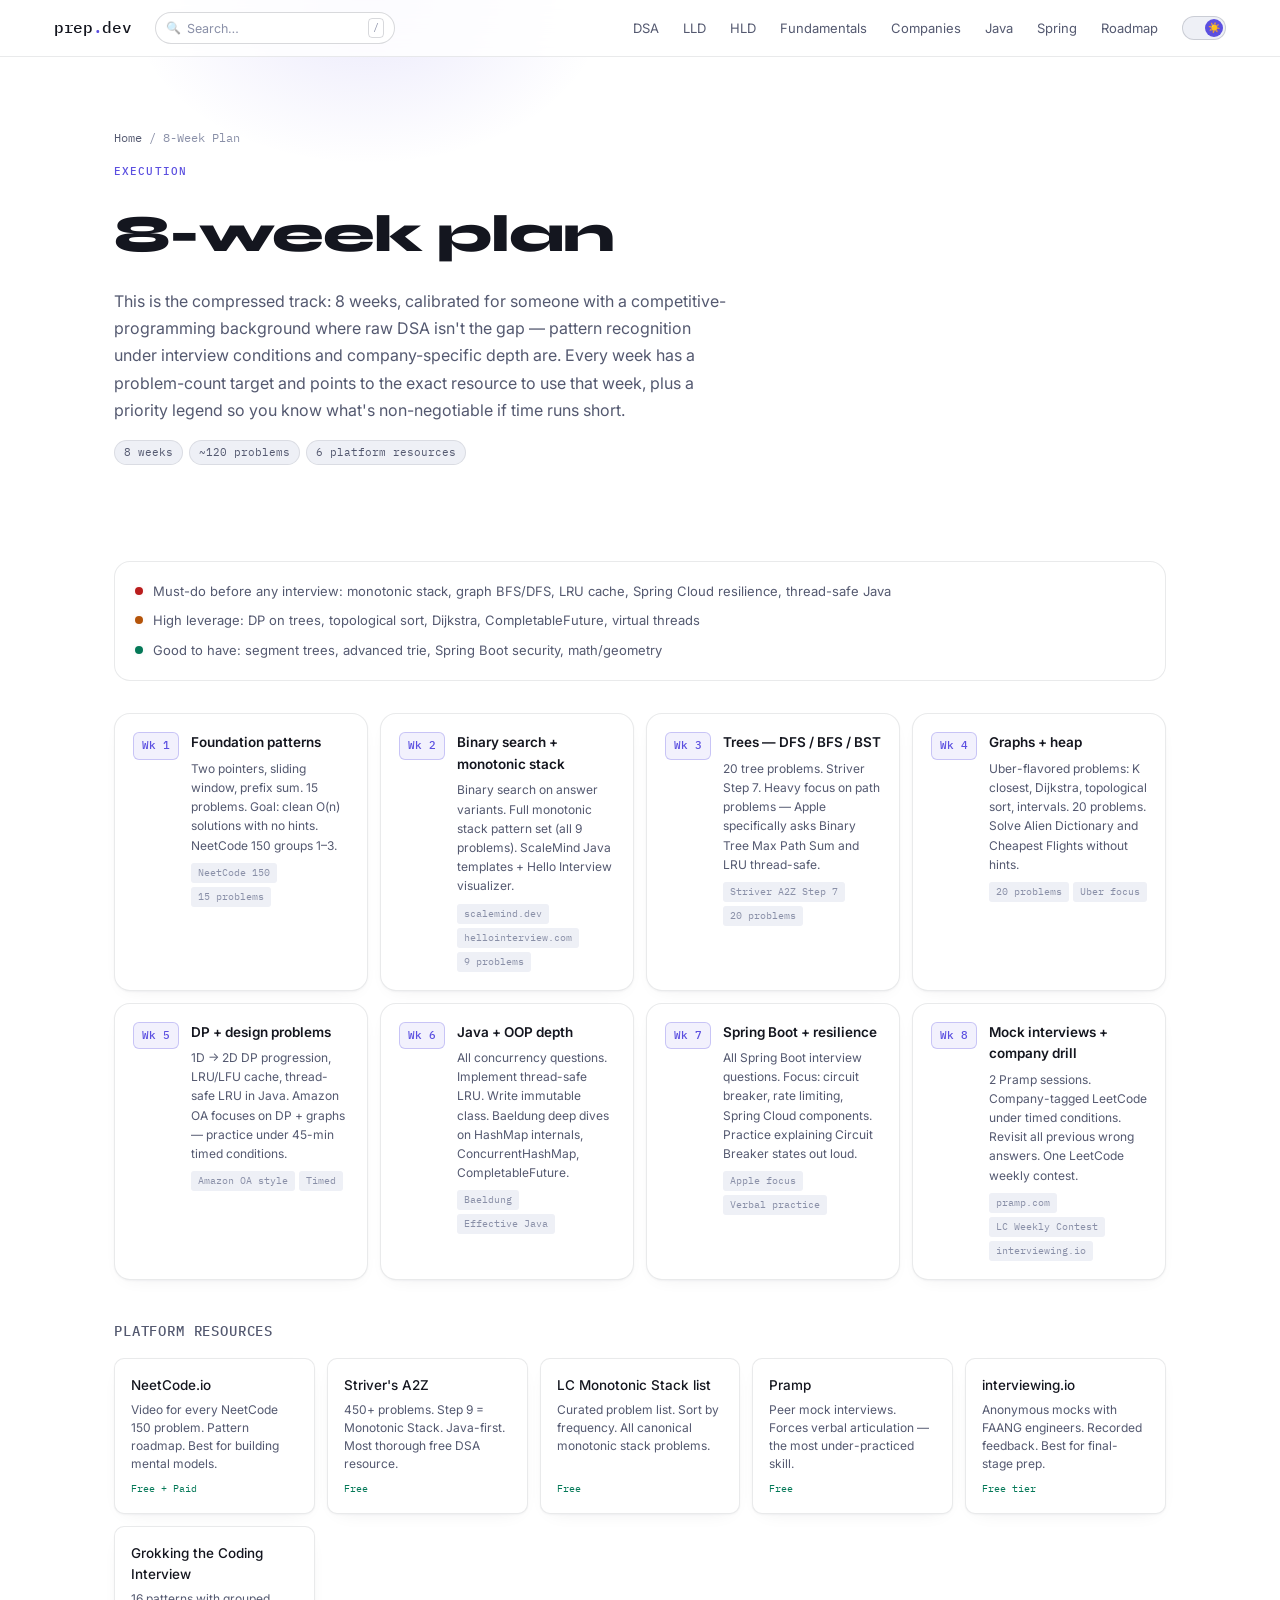
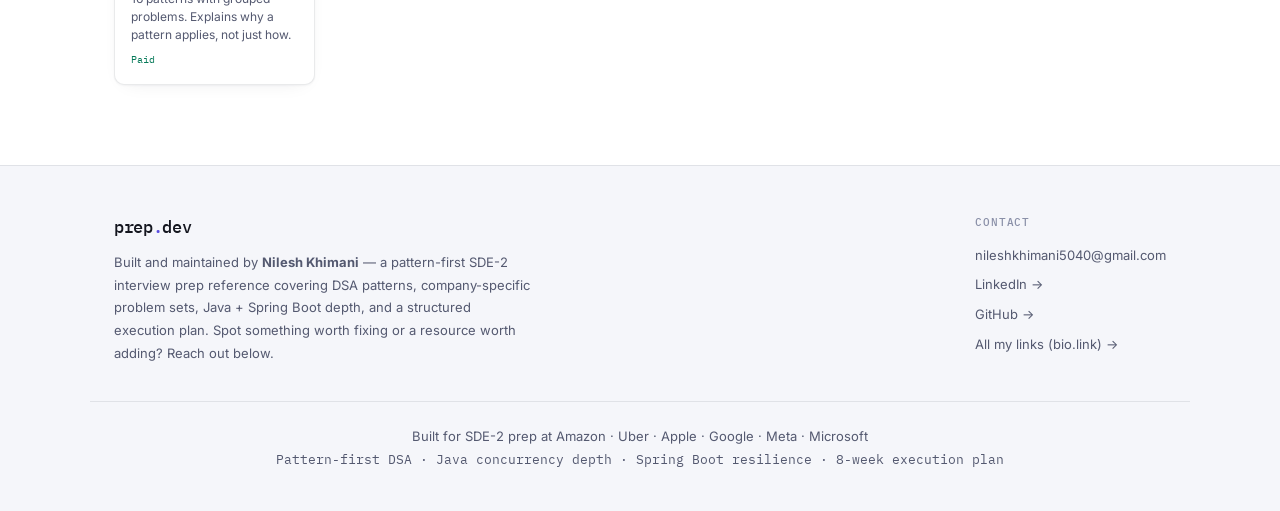
<file: plan.html>
<!DOCTYPE html>
<html lang="en">
<head>
<meta charset="UTF-8">
<meta name="viewport" content="width=device-width, initial-scale=1.0">
<title>8-Week Plan — SDE-2 Interview Prep</title>
<meta name="description" content="An 8-week execution plan calibrated for engineers with competitive-programming background, with platform resources.">
<link rel="preconnect" href="https://fonts.googleapis.com">
<link rel="preconnect" href="https://fonts.gstatic.com" crossorigin>
<link href="https://fonts.googleapis.com/css2?family=IBM+Plex+Mono:wght@400;500&family=Inter:wght@300;400;500;600&family=Syne:wght@700;800&display=swap" rel="stylesheet">
<link rel="stylesheet" href="style.css?v=5">
<script>
(function () {
  var t = localStorage.getItem('theme');
  if (!t) { t = window.matchMedia('(prefers-color-scheme: light)').matches ? 'light' : 'dark'; }
  document.documentElement.setAttribute('data-theme', t);
})();
</script>
</head>
<body>

<!-- NAV -->
<nav class="nav">
  <div class="nav-inner">
    <a href="index.html" class="nav-logo">prep<span class="logo-accent">.</span>dev</a>
    <div class="nav-links">
      <a href="patterns.html">DSA</a>
      <a href="lld.html">LLD</a>
      <a href="hld.html">HLD</a>
      <a href="fundamentals.html">Fundamentals</a>
      <a href="companies.html">Companies</a>
      <a href="java.html">Java</a>
      <a href="spring.html">Spring</a>
      <a href="roadmap.html">Roadmap</a>
    </div>
    <div class="nav-right">
      <button class="theme-toggle" aria-label="Toggle light/dark theme">
        <span class="theme-toggle-knob"></span>
      </button>
      <button class="nav-toggle" aria-label="Toggle menu">☰</button>
    </div>
  </div>
</nav>

<!-- PAGE HEADER -->
<header class="page-header">
  <div class="container">
    <span class="breadcrumb"><a href="index.html">Home</a> / 8-Week Plan</span>
    <span class="section-eyebrow">Execution</span>
    <h1>8-week plan</h1>
    <p>This is the compressed track: 8 weeks, calibrated for someone with a competitive-programming background where raw DSA isn't the gap — pattern recognition under interview conditions and company-specific depth are. Every week has a problem-count target and points to the exact resource to use that week, plus a priority legend so you know what's non-negotiable if time runs short.</p>
    <div class="header-meta">
      <span>8 weeks</span>
      <span>~120 problems</span>
      <span>6 platform resources</span>
    </div>
  </div>
</header>

<section class="section">
  <div class="container">

    <div class="priority-legend">
      <div class="prio-item"><span class="prio-dot prio-high"></span><span>Must-do before any interview: monotonic stack, graph BFS/DFS, LRU cache, Spring Cloud resilience, thread-safe Java</span></div>
      <div class="prio-item"><span class="prio-dot prio-med"></span><span>High leverage: DP on trees, topological sort, Dijkstra, CompletableFuture, virtual threads</span></div>
      <div class="prio-item"><span class="prio-dot prio-low"></span><span>Good to have: segment trees, advanced trie, Spring Boot security, math/geometry</span></div>
    </div>

    <div class="timeline">
      <div class="week-card" id="plan-foundation-patterns">
        <div class="week-num-badge">Wk 1</div>
        <div class="week-content">
          <h4>Foundation patterns</h4>
          <p>Two pointers, sliding window, prefix sum. 15 problems. Goal: clean O(n) solutions with no hints. NeetCode 150 groups 1–3.</p>
          <div class="week-tags"><span>NeetCode 150</span><span>15 problems</span></div>
        </div>
      </div>
      <div class="week-card" id="plan-binary-search-monotonic-stack">
        <div class="week-num-badge">Wk 2</div>
        <div class="week-content">
          <h4>Binary search + monotonic stack</h4>
          <p>Binary search on answer variants. Full monotonic stack pattern set (all 9 problems). ScaleMind Java templates + Hello Interview visualizer.</p>
          <div class="week-tags"><span>scalemind.dev</span><span>hellointerview.com</span><span>9 problems</span></div>
        </div>
      </div>
      <div class="week-card" id="plan-trees-dfs-bfs-bst">
        <div class="week-num-badge">Wk 3</div>
        <div class="week-content">
          <h4>Trees — DFS / BFS / BST</h4>
          <p>20 tree problems. Striver Step 7. Heavy focus on path problems — Apple specifically asks Binary Tree Max Path Sum and LRU thread-safe.</p>
          <div class="week-tags"><span>Striver A2Z Step 7</span><span>20 problems</span></div>
        </div>
      </div>
      <div class="week-card" id="plan-graphs-heap">
        <div class="week-num-badge">Wk 4</div>
        <div class="week-content">
          <h4>Graphs + heap</h4>
          <p>Uber-flavored problems: K closest, Dijkstra, topological sort, intervals. 20 problems. Solve Alien Dictionary and Cheapest Flights without hints.</p>
          <div class="week-tags"><span>20 problems</span><span>Uber focus</span></div>
        </div>
      </div>
      <div class="week-card" id="plan-dp-design-problems">
        <div class="week-num-badge">Wk 5</div>
        <div class="week-content">
          <h4>DP + design problems</h4>
          <p>1D → 2D DP progression, LRU/LFU cache, thread-safe LRU in Java. Amazon OA focuses on DP + graphs — practice under 45-min timed conditions.</p>
          <div class="week-tags"><span>Amazon OA style</span><span>Timed</span></div>
        </div>
      </div>
      <div class="week-card" id="plan-java-oop-depth">
        <div class="week-num-badge">Wk 6</div>
        <div class="week-content">
          <h4>Java + OOP depth</h4>
          <p>All concurrency questions. Implement thread-safe LRU. Write immutable class. Baeldung deep dives on HashMap internals, ConcurrentHashMap, CompletableFuture.</p>
          <div class="week-tags"><span>Baeldung</span><span>Effective Java</span></div>
        </div>
      </div>
      <div class="week-card" id="plan-spring-boot-resilience">
        <div class="week-num-badge">Wk 7</div>
        <div class="week-content">
          <h4>Spring Boot + resilience</h4>
          <p>All Spring Boot interview questions. Focus: circuit breaker, rate limiting, Spring Cloud components. Practice explaining Circuit Breaker states out loud.</p>
          <div class="week-tags"><span>Apple focus</span><span>Verbal practice</span></div>
        </div>
      </div>
      <div class="week-card" id="plan-mock-interviews-company-drill">
        <div class="week-num-badge">Wk 8</div>
        <div class="week-content">
          <h4>Mock interviews + company drill</h4>
          <p>2 Pramp sessions. Company-tagged LeetCode under timed conditions. Revisit all previous wrong answers. One LeetCode weekly contest.</p>
          <div class="week-tags"><span>pramp.com</span><span>LC Weekly Contest</span><span>interviewing.io</span></div>
        </div>
      </div>
    </div>

    <!-- Resources grid -->
    <div class="final-resources" id="plan-platform-resources">
      <h3>Platform resources</h3>
      <div class="final-res-grid">
        <a href="https://neetcode.io" target="_blank" class="final-res-card">
          <span class="frc-name">NeetCode.io</span>
          <span class="frc-desc">Video for every NeetCode 150 problem. Pattern roadmap. Best for building mental models.</span>
          <span class="frc-tag">Free + Paid</span>
        </a>
        <a href="https://takeuforward.org/strivers-a2z-dsa-course" target="_blank" class="final-res-card">
          <span class="frc-name">Striver's A2Z</span>
          <span class="frc-desc">450+ problems. Step 9 = Monotonic Stack. Java-first. Most thorough free DSA resource.</span>
          <span class="frc-tag">Free</span>
        </a>
        <a href="https://leetcode.com/problem-list/monotonic-stack/" target="_blank" class="final-res-card">
          <span class="frc-name">LC Monotonic Stack list</span>
          <span class="frc-desc">Curated problem list. Sort by frequency. All canonical monotonic stack problems.</span>
          <span class="frc-tag">Free</span>
        </a>
        <a href="https://pramp.com" target="_blank" class="final-res-card">
          <span class="frc-name">Pramp</span>
          <span class="frc-desc">Peer mock interviews. Forces verbal articulation — the most under-practiced skill.</span>
          <span class="frc-tag">Free</span>
        </a>
        <a href="https://interviewing.io" target="_blank" class="final-res-card">
          <span class="frc-name">interviewing.io</span>
          <span class="frc-desc">Anonymous mocks with FAANG engineers. Recorded feedback. Best for final-stage prep.</span>
          <span class="frc-tag">Free tier</span>
        </a>
        <a href="https://designgurus.io" target="_blank" class="final-res-card">
          <span class="frc-name">Grokking the Coding Interview</span>
          <span class="frc-desc">16 patterns with grouped problems. Explains why a pattern applies, not just how.</span>
          <span class="frc-tag">Paid</span>
        </a>
      </div>
    </div>

  </div>
</section>

<!-- FOOTER -->
<footer class="footer">
  <div class="container footer-grid">
    <div class="footer-about">
      <span class="nav-logo">prep<span class="logo-accent">.</span>dev</span>
      <p>Built and maintained by <strong>Nilesh Khimani</strong> — a pattern-first SDE-2 interview prep reference covering DSA patterns, company-specific problem sets, Java + Spring Boot depth, and a structured execution plan. Spot something worth fixing or a resource worth adding? Reach out below.</p>
    </div>
    <div class="footer-contact">
      <span class="footer-heading">Contact</span>
      <a href="mailto:nileshkhimani5040@gmail.com">nileshkhimani5040@gmail.com</a>
      <a href="https://www.linkedin.com/in/nileshkhimani1/" target="_blank">LinkedIn →</a>
      <a href="https://github.com/NileshKhimani1" target="_blank">GitHub →</a>
      <a href="https://nileshkhimani.bio.link/" target="_blank">All my links (bio.link) →</a>
    </div>
  </div>
  <div class="container footer-bottom">
    <p>Built for SDE-2 prep at Amazon · Uber · Apple · Google · Meta · Microsoft</p>
    <p class="footer-sub">Pattern-first DSA · Java concurrency depth · Spring Boot resilience · 8-week execution plan</p>
  </div>
</footer>

<script src="search-data.js?v=5"></script>
<script src="app.js?v=5"></script>
</body>
</html>
</file>
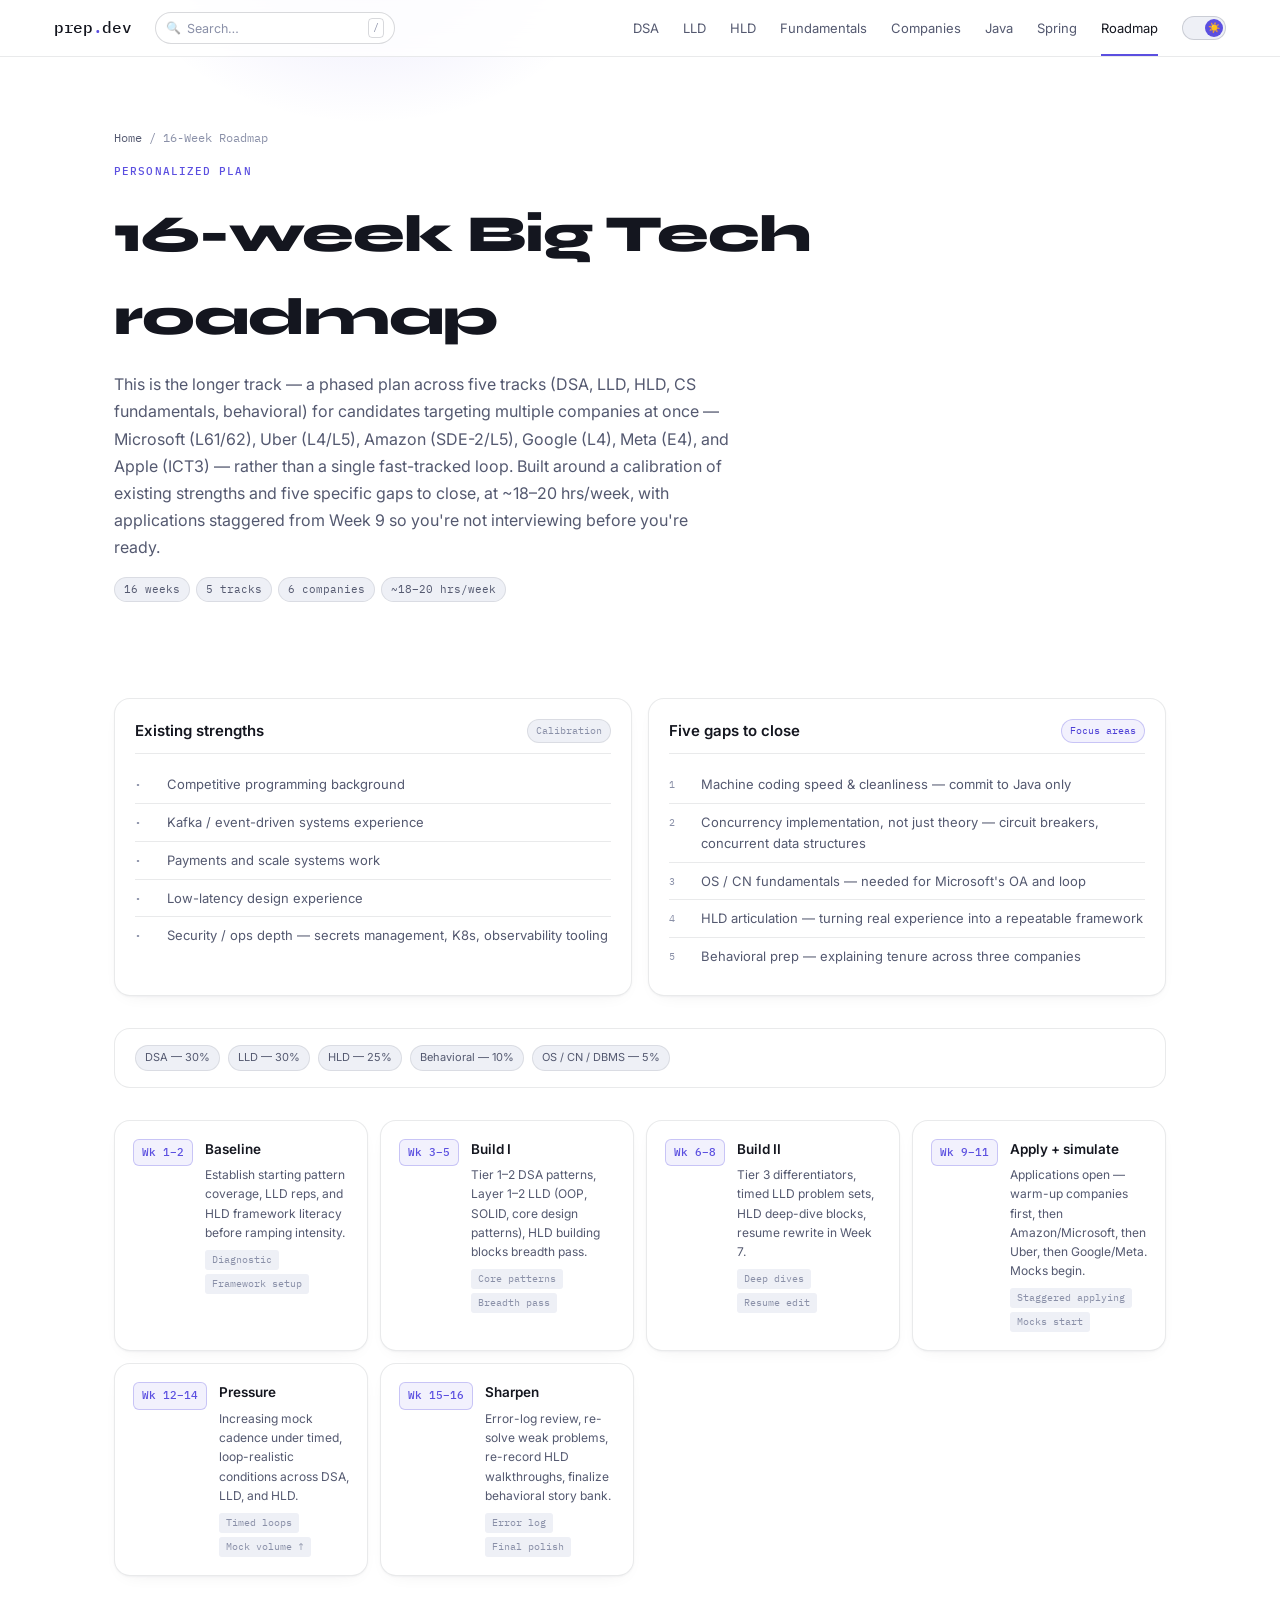
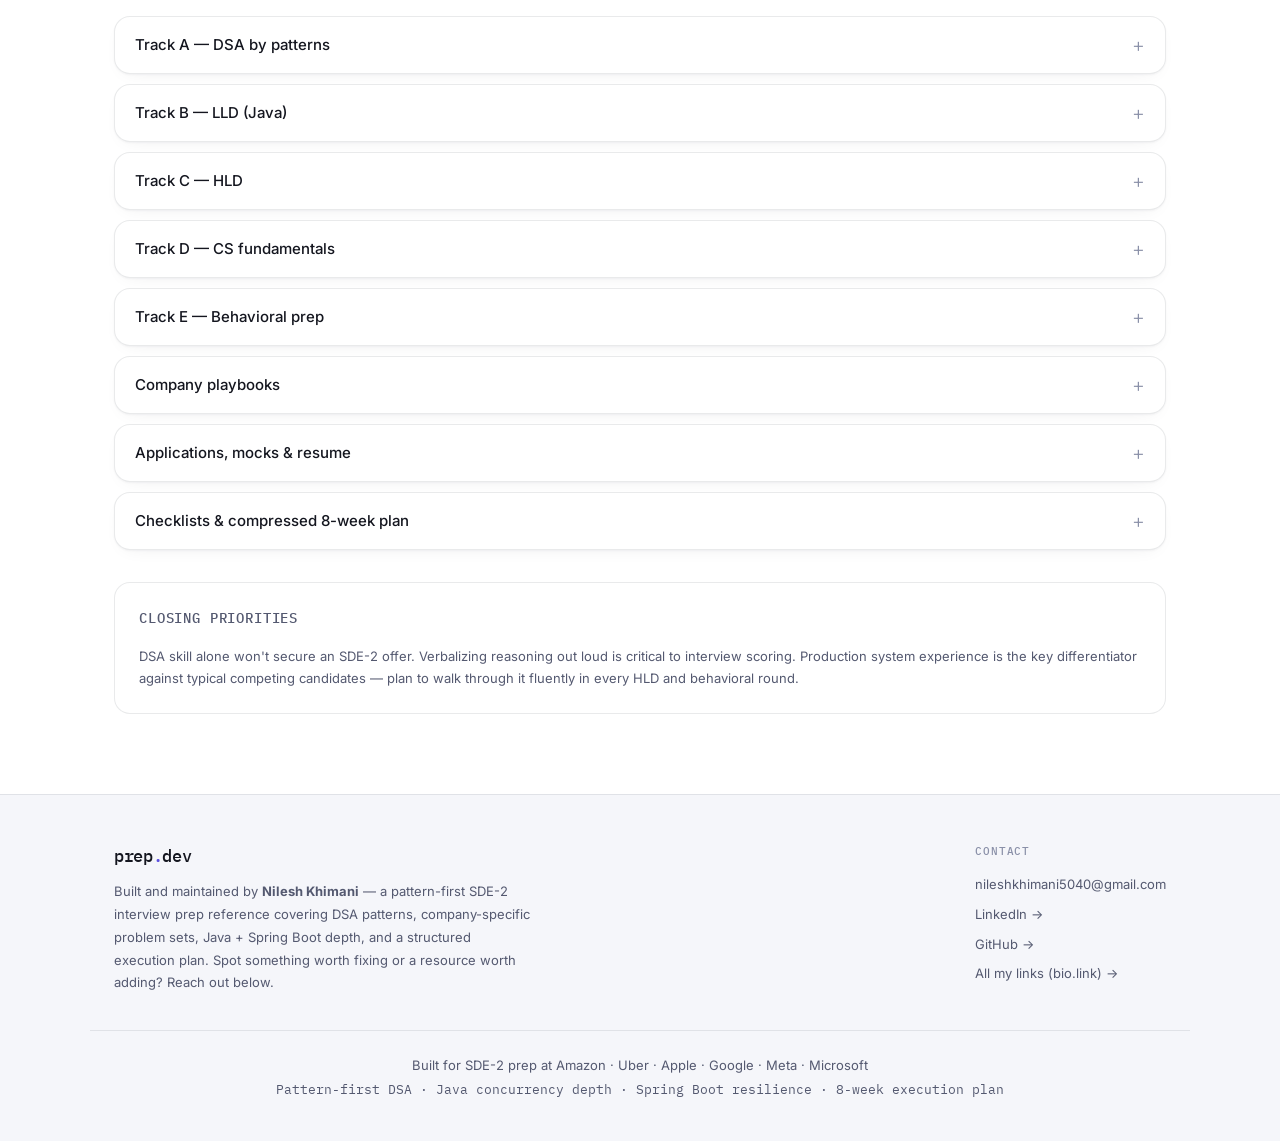
<file: roadmap.html>
<!DOCTYPE html>
<html lang="en">
<head>
<meta charset="UTF-8">
<meta name="viewport" content="width=device-width, initial-scale=1.0">
<title>16-Week Big Tech Roadmap — SDE-2 Interview Prep</title>
<meta name="description" content="A phased 16-week plan targeting Microsoft, Uber, Amazon, Google, Meta, and Apple across DSA, LLD, HLD, CS fundamentals, and behavioral prep.">
<link rel="preconnect" href="https://fonts.googleapis.com">
<link rel="preconnect" href="https://fonts.gstatic.com" crossorigin>
<link href="https://fonts.googleapis.com/css2?family=IBM+Plex+Mono:wght@400;500&family=Inter:wght@300;400;500;600&family=Syne:wght@700;800&display=swap" rel="stylesheet">
<link rel="stylesheet" href="style.css?v=5">
<script>
(function () {
  var t = localStorage.getItem('theme');
  if (!t) { t = window.matchMedia('(prefers-color-scheme: light)').matches ? 'light' : 'dark'; }
  document.documentElement.setAttribute('data-theme', t);
})();
</script>
</head>
<body>

<!-- NAV -->
<nav class="nav">
  <div class="nav-inner">
    <a href="index.html" class="nav-logo">prep<span class="logo-accent">.</span>dev</a>
    <div class="nav-links">
      <a href="patterns.html">DSA</a>
      <a href="lld.html">LLD</a>
      <a href="hld.html">HLD</a>
      <a href="fundamentals.html">Fundamentals</a>
      <a href="companies.html">Companies</a>
      <a href="java.html">Java</a>
      <a href="spring.html">Spring</a>
      <a href="roadmap.html" class="active">Roadmap</a>
    </div>
    <div class="nav-right">
      <button class="theme-toggle" aria-label="Toggle light/dark theme">
        <span class="theme-toggle-knob"></span>
      </button>
      <button class="nav-toggle" aria-label="Toggle menu">☰</button>
    </div>
  </div>
</nav>

<!-- PAGE HEADER -->
<header class="page-header">
  <div class="container">
    <span class="breadcrumb"><a href="index.html">Home</a> / 16-Week Roadmap</span>
    <span class="section-eyebrow">Personalized Plan</span>
    <h1>16-week Big Tech roadmap</h1>
    <p>This is the longer track — a phased plan across five tracks (DSA, LLD, HLD, CS fundamentals, behavioral) for candidates targeting multiple companies at once — Microsoft (L61/62), Uber (L4/L5), Amazon (SDE-2/L5), Google (L4), Meta (E4), and Apple (ICT3) — rather than a single fast-tracked loop. Built around a calibration of existing strengths and five specific gaps to close, at ~18–20 hrs/week, with applications staggered from Week 9 so you're not interviewing before you're ready.</p>
    <div class="header-meta">
      <span>16 weeks</span>
      <span>5 tracks</span>
      <span>6 companies</span>
      <span>~18–20 hrs/week</span>
    </div>
  </div>
</header>

<section class="section">
  <div class="container">

    <div class="spring-grid" style="margin-bottom:2rem;">
      <div class="spring-topic" id="roadmap-existing-strengths">
        <div class="spring-topic-header">
          <h3>Existing strengths</h3>
          <span class="topic-badge">Calibration</span>
        </div>
        <div class="q-item"><span class="q-num">•</span>Competitive programming background</div>
        <div class="q-item"><span class="q-num">•</span>Kafka / event-driven systems experience</div>
        <div class="q-item"><span class="q-num">•</span>Payments and scale systems work</div>
        <div class="q-item"><span class="q-num">•</span>Low-latency design experience</div>
        <div class="q-item"><span class="q-num">•</span>Security / ops depth — secrets management, K8s, observability tooling</div>
      </div>
      <div class="spring-topic" id="roadmap-five-gaps-to-close">
        <div class="spring-topic-header">
          <h3>Five gaps to close</h3>
          <span class="topic-badge topic-badge-uber">Focus areas</span>
        </div>
        <div class="q-item"><span class="q-num">1</span>Machine coding speed &amp; cleanliness — commit to Java only</div>
        <div class="q-item"><span class="q-num">2</span>Concurrency implementation, not just theory — circuit breakers, concurrent data structures</div>
        <div class="q-item"><span class="q-num">3</span>OS / CN fundamentals — needed for Microsoft's OA and loop</div>
        <div class="q-item"><span class="q-num">4</span>HLD articulation — turning real experience into a repeatable framework</div>
        <div class="q-item"><span class="q-num">5</span>Behavioral prep — explaining tenure across three companies</div>
      </div>
    </div>

    <div class="time-alloc">
      <span class="pill">DSA — 30%</span>
      <span class="pill">LLD — 30%</span>
      <span class="pill">HLD — 25%</span>
      <span class="pill">Behavioral — 10%</span>
      <span class="pill">OS / CN / DBMS — 5%</span>
    </div>

    <div class="timeline">
      <div class="week-card">
        <div class="week-num-badge">Wk 1–2</div>
        <div class="week-content">
          <h4>Baseline</h4>
          <p>Establish starting pattern coverage, LLD reps, and HLD framework literacy before ramping intensity.</p>
          <div class="week-tags"><span>Diagnostic</span><span>Framework setup</span></div>
        </div>
      </div>
      <div class="week-card">
        <div class="week-num-badge">Wk 3–5</div>
        <div class="week-content">
          <h4>Build I</h4>
          <p>Tier 1–2 DSA patterns, Layer 1–2 LLD (OOP, SOLID, core design patterns), HLD building blocks breadth pass.</p>
          <div class="week-tags"><span>Core patterns</span><span>Breadth pass</span></div>
        </div>
      </div>
      <div class="week-card">
        <div class="week-num-badge">Wk 6–8</div>
        <div class="week-content">
          <h4>Build II</h4>
          <p>Tier 3 differentiators, timed LLD problem sets, HLD deep-dive blocks, resume rewrite in Week 7.</p>
          <div class="week-tags"><span>Deep dives</span><span>Resume edit</span></div>
        </div>
      </div>
      <div class="week-card">
        <div class="week-num-badge">Wk 9–11</div>
        <div class="week-content">
          <h4>Apply + simulate</h4>
          <p>Applications open — warm-up companies first, then Amazon/Microsoft, then Uber, then Google/Meta. Mocks begin.</p>
          <div class="week-tags"><span>Staggered applying</span><span>Mocks start</span></div>
        </div>
      </div>
      <div class="week-card">
        <div class="week-num-badge">Wk 12–14</div>
        <div class="week-content">
          <h4>Pressure</h4>
          <p>Increasing mock cadence under timed, loop-realistic conditions across DSA, LLD, and HLD.</p>
          <div class="week-tags"><span>Timed loops</span><span>Mock volume ↑</span></div>
        </div>
      </div>
      <div class="week-card">
        <div class="week-num-badge">Wk 15–16</div>
        <div class="week-content">
          <h4>Sharpen</h4>
          <p>Error-log review, re-solve weak problems, re-record HLD walkthroughs, finalize behavioral story bank.</p>
          <div class="week-tags"><span>Error log</span><span>Final polish</span></div>
        </div>
      </div>
    </div>

    <div class="accordion-grid">

      <div class="accordion" id="roadmap-track-a-dsa-by-patterns">
        <button class="accordion-header" onclick="toggleAccordion(this)">
          <span>Track A — DSA by patterns</span><span class="acc-icon">+</span>
        </button>
        <div class="accordion-body">
          <div class="q-item"><span class="q-num">•</span>~180–220 problems across three tiers.</div>
          <div class="q-item"><span class="q-num">T1</span><strong>Automatic:</strong> Two Pointers, Sliding Window, Prefix Sum, Hashing, Binary Search on Answer, Heaps, Intervals, Monotonic Stack, Stack/Parentheses.</div>
          <div class="q-item"><span class="q-num">T2</span><strong>SDE-2 core:</strong> Trees, BST, Graph traversal, Topological Sort, Shortest Path, Union-Find, Backtracking, 1-D DP, 2-D/Grid DP, Knapsack, Greedy.</div>
          <div class="q-item"><span class="q-num">T3</span><strong>Differentiators:</strong> Trie, Segment Tree/Fenwick, Bit Manipulation, Matrix/Design, Math/Randomized.</div>
          <div class="q-item"><span class="q-num">•</span>Method: the "20-minute rule" for pattern recognition, narrating solutions aloud. Amazon rewards a working brute force over a "buggy optimal" solution; Google/Meta expect optimal solutions under tighter time.</div>
          <blockquote class="roadmap-quote">"This single habit is worth more than 200 extra problems" — on weekly error-log review.</blockquote>
          <div class="q-item"><span class="q-num">•</span><strong>Resources:</strong> <a href="https://algomaster.io" target="_blank">AlgoMaster.io</a>, <a href="https://github.com/topics/leetcode-solutions" target="_blank">awesome-leetcode-resources</a>, <a href="https://neetcode.io/practice" target="_blank">NeetCode 250</a>, <a href="https://leetcode.com/company/" target="_blank">LeetCode company tags</a>, <a href="https://codeforces.com/" target="_blank">Codeforces Div 2</a>.</div>
        </div>
      </div>

      <div class="accordion" id="roadmap-track-b-lld-java">
        <button class="accordion-header" onclick="toggleAccordion(this)">
          <span>Track B — LLD (Java)</span><span class="acc-icon">+</span>
        </button>
        <div class="accordion-body">
          <div class="q-item"><span class="q-num">•</span>Java committed as the interview language throughout.</div>
          <div class="q-item"><span class="q-num">L1</span><strong>Foundations:</strong> OOP pillars, SOLID, UML, Java concurrency primitives (ReentrantLock, ConcurrentHashMap, CompletableFuture).</div>
          <div class="q-item"><span class="q-num">L2</span><strong>Patterns —</strong> Tier 1: Strategy, Observer, Factory/Abstract Factory, State. Tier 2: Singleton, Builder, Decorator, Adapter, Command, Chain of Responsibility, Template Method, Composite, Proxy, Facade, Iterator. Tier 3: Flyweight, Prototype, Mediator, Visitor, Bridge, Memento.</div>
          <div class="q-item"><span class="q-num">L3</span><strong>45-min drills —</strong> Set A: Parking Lot, Vending Machine, ATM, Tic-Tac-Toe, Library System. Set B: Elevator, Rate Limiter, LRU/LFU Cache, Seat Booking, Splitwise, Notification Service, Logging Framework, KV Store w/ Transactions, File System. Set C: Circuit Breaker, Job Scheduler, Concurrent HashMap w/ getRandom, Order Matching Engine, Payment Gateway, Ride-hailing, Food Delivery, Alert System, Transaction Filtering, Chess, Auction System. Set D: bounded queues, producer-consumer, thread-safe LRU, connection pools, dining philosophers.</div>
          <div class="q-item"><span class="q-num">•</span><strong>DBMS:</strong> normalization, indexing, ACID/isolation levels, locking strategies, schema exercises — full breakdown on the <a href="fundamentals.html">Computer Fundamentals page</a>.</div>
          <div class="q-item"><span class="q-num">•</span><strong>Resources:</strong> <a href="https://github.com/topics/low-level-design" target="_blank">awesome-low-level-design</a>, <a href="https://refactoring.guru/design-patterns" target="_blank">Refactoring.Guru</a>, <em>Head First Design Patterns</em>, <a href="https://www.youtube.com/@ChristopherOkhravi" target="_blank">Christopher Okhravi</a>, Concept &amp;&amp; Coding by Shrayansh, <a href="https://www.youtube.com/@UditAgarwal" target="_blank">Udit Agarwal</a>, CodeZym.</div>
          <div class="q-item"><span class="q-num">→</span>Full pattern tiers, UML checklist, and the 45-minute drill sets by difficulty are on the dedicated <a href="lld.html"><strong>LLD page</strong></a>.</div>
        </div>
      </div>

      <div class="accordion" id="roadmap-track-c-hld">
        <button class="accordion-header" onclick="toggleAccordion(this)">
          <span>Track C — HLD</span><span class="acc-icon">+</span>
        </button>
        <div class="accordion-body">
          <div class="q-item"><span class="q-num">•</span><strong>8-step framework:</strong> Requirements → Estimation → API Design → Data Model → High-level Architecture → Deep Dive → Stress Test → Wrap-up.</div>
          <div class="q-item"><span class="q-num">•</span>Commit to decisions rather than hedging; match technical vocabulary to actual system scale (don't misapply CAP theorem to non-distributed systems).</div>
          <div class="q-item"><span class="q-num">•</span><strong>Breadth pass:</strong> load balancers, CDN, DNS, SQL vs NoSQL, caching, message queues, object storage, search, rate limiting, consistent hashing, protocols, observability.</div>
          <div class="q-item"><span class="q-num">A</span>CAP/PACELC, consistency models, replication, consensus (Raft/Paxos), partitioning/sharding, distributed transactions.</div>
          <div class="q-item"><span class="q-num">B</span>Storage engines (B-tree vs LSM), caching strategies, Kafka internals, indexing/search, time-series aggregation, geospatial indexing.</div>
          <div class="q-item"><span class="q-num">C</span>Failure handling, rate limiting, networking, real-time delivery, ID generation, multi-region architecture, observability, security, cost awareness.</div>
          <div class="q-item"><span class="q-num">•</span><strong>Problem set:</strong> Foundational, Feed &amp; Social, Real-time, Geo, Data-heavy, Financial — plus a polished walkthrough of your own production systems.</div>
          <div class="q-item"><span class="q-num">•</span><strong>Resources:</strong> <a href="https://www.hellointerview.com/learn/system-design" target="_blank">Hello Interview</a> (primary spine), <a href="https://www.youtube.com/@jordanhasnolife5163" target="_blank">Jordan Has No Life</a>, <em>Designing Data-Intensive Applications</em>, <em>System Design Interview</em> Vol 1/2, <a href="https://github.com/donnemartin/system-design-primer" target="_blank">system-design-primer</a>, <a href="https://bytebytego.com" target="_blank">ByteByteGo</a>, <a href="https://pdos.csail.mit.edu/6.824/" target="_blank">MIT 6.5840</a>.</div>
          <div class="q-item"><span class="q-num">→</span>Full 8-step framework, building-blocks breadth pass, and the six-category problem set are on the dedicated <a href="hld.html"><strong>HLD page</strong></a>.</div>
        </div>
      </div>

      <div class="accordion" id="roadmap-track-d-cs-fundamentals">
        <button class="accordion-header" onclick="toggleAccordion(this)">
          <span>Track D — CS fundamentals</span><span class="acc-icon">+</span>
        </button>
        <div class="accordion-body">
          <div class="q-item"><span class="q-num">OS</span>Processes/threads, scheduling, memory management, deadlocks, synchronization primitives, IPC.</div>
          <div class="q-item"><span class="q-num">CN</span>OSI/TCP-IP, TCP vs UDP, HTTP versions, TLS, DNS, "what happens when you type a URL."</div>
          <div class="q-item"><span class="q-num">JVM</span>Memory model, GC, HashMap internals, concurrency semantics — question bank on the <a href="java.html">Java page</a>.</div>
          <div class="q-item"><span class="q-num">→</span>Full DBMS, OS, and CN breakdowns with curated resources (OSTEP, CMU 15-445, High Performance Browser Networking) are on the dedicated <a href="fundamentals.html"><strong>Computer Fundamentals page</strong></a>.</div>
        </div>
      </div>

      <div class="accordion" id="roadmap-track-e-behavioral-prep">
        <button class="accordion-header" onclick="toggleAccordion(this)">
          <span>Track E — Behavioral prep</span><span class="acc-icon">+</span>
        </button>
        <div class="accordion-body">
          <div class="q-item"><span class="q-num">•</span><strong>Story bank:</strong> 12 STARR-format stories mapped to resume achievements and interview signals (Ownership, Dive Deep, Customer Obsession), checked against Amazon's 16 Leadership Principles.</div>
          <div class="q-item"><span class="q-num">•</span><strong>Tenure question:</strong> frame three prior job changes as a trajectory that reads as "increasing depth, not restlessness."</div>
          <div class="q-item"><span class="q-num">•</span><strong>Company framing:</strong> Amazon (LP-scoring every round), Microsoft, Uber, Google ("Googleyness"), Meta (tighter behavioral pacing).</div>
        </div>
      </div>

      <div class="accordion" id="roadmap-company-playbooks">
        <button class="accordion-header" onclick="toggleAccordion(this)">
          <span>Company playbooks</span><span class="acc-icon">+</span>
        </button>
        <div class="accordion-body">
          <div class="q-item"><span class="q-num">•</span>Dedicated playbook per company — Microsoft, Uber, Amazon, Google, Meta, Apple.</div>
          <div class="q-item"><span class="q-num">•</span>Each covers typical interview loop structure, round composition, common question types, and a recommended preparation window.</div>
          <div class="q-item"><span class="q-num">•</span>See the <a href="companies.html">Companies</a> page for Amazon/Uber/Apple pattern frequency, round notes, and current 2026 interview-experience threads.</div>
        </div>
      </div>

      <div class="accordion" id="roadmap-applications-mocks-resume">
        <button class="accordion-header" onclick="toggleAccordion(this)">
          <span>Applications, mocks &amp; resume</span><span class="acc-icon">+</span>
        </button>
        <div class="accordion-body">
          <div class="q-item"><span class="q-num">•</span>Strict "prepare only" through Week 8. Staggered applications from Week 9 — warm-up companies, then Amazon/Microsoft, then Uber, then Google/Meta.</div>
          <div class="q-item"><span class="q-num">•</span>Increasing mock interview cadence from Week 9 (free and paid options).</div>
          <div class="q-item"><span class="q-num">•</span><strong>Resume changes (Wk 7):</strong> lead with scale metrics, cut buzzword padding (redundant "AI" mentions), trim the language list to 2–3 core languages, add impact metrics to the thin bullet on the short-tenure role.</div>
        </div>
      </div>

      <div class="accordion" id="roadmap-checklists-compressed-8-week-plan">
        <button class="accordion-header" onclick="toggleAccordion(this)">
          <span>Checklists &amp; compressed 8-week plan</span><span class="acc-icon">+</span>
        </button>
        <div class="accordion-body">
          <div class="q-item"><span class="q-num">•</span><strong>Weekly:</strong> problem-count targets, pattern implementation reps, mocks from Week 9 onward.</div>
          <div class="q-item"><span class="q-num">•</span><strong>Monthly:</strong> re-solve error-log problems, redo old LLD problems, re-record HLD walkthroughs.</div>
          <div class="q-item"><span class="q-num">•</span><strong>If compressed to 8 weeks</strong> — cut: Tier 3 DSA, some LLD/HLD problems, OS/CN (unless targeting Microsoft/Apple). Keep non-negotiable: error log, concurrency drills, behavioral story bank, timed LLD practice, production-system walkthroughs. See the full <a href="plan.html">8-week plan</a>.</div>
        </div>
      </div>

    </div>

    <div class="resources-strip" style="margin-top:2rem;">
      <h3>Closing priorities</h3>
      <p style="font-size:13px;color:var(--text-secondary);line-height:1.7;">DSA skill alone won't secure an SDE-2 offer. Verbalizing reasoning out loud is critical to interview scoring. Production system experience is the key differentiator against typical competing candidates — plan to walk through it fluently in every HLD and behavioral round.</p>
    </div>

  </div>
</section>

<!-- FOOTER -->
<footer class="footer">
  <div class="container footer-grid">
    <div class="footer-about">
      <span class="nav-logo">prep<span class="logo-accent">.</span>dev</span>
      <p>Built and maintained by <strong>Nilesh Khimani</strong> — a pattern-first SDE-2 interview prep reference covering DSA patterns, company-specific problem sets, Java + Spring Boot depth, and a structured execution plan. Spot something worth fixing or a resource worth adding? Reach out below.</p>
    </div>
    <div class="footer-contact">
      <span class="footer-heading">Contact</span>
      <a href="mailto:nileshkhimani5040@gmail.com">nileshkhimani5040@gmail.com</a>
      <a href="https://www.linkedin.com/in/nileshkhimani1/" target="_blank">LinkedIn →</a>
      <a href="https://github.com/NileshKhimani1" target="_blank">GitHub →</a>
      <a href="https://nileshkhimani.bio.link/" target="_blank">All my links (bio.link) →</a>
    </div>
  </div>
  <div class="container footer-bottom">
    <p>Built for SDE-2 prep at Amazon · Uber · Apple · Google · Meta · Microsoft</p>
    <p class="footer-sub">Pattern-first DSA · Java concurrency depth · Spring Boot resilience · 8-week execution plan</p>
  </div>
</footer>

<script src="search-data.js?v=5"></script>
<script src="app.js?v=5"></script>
</body>
</html>
</file>
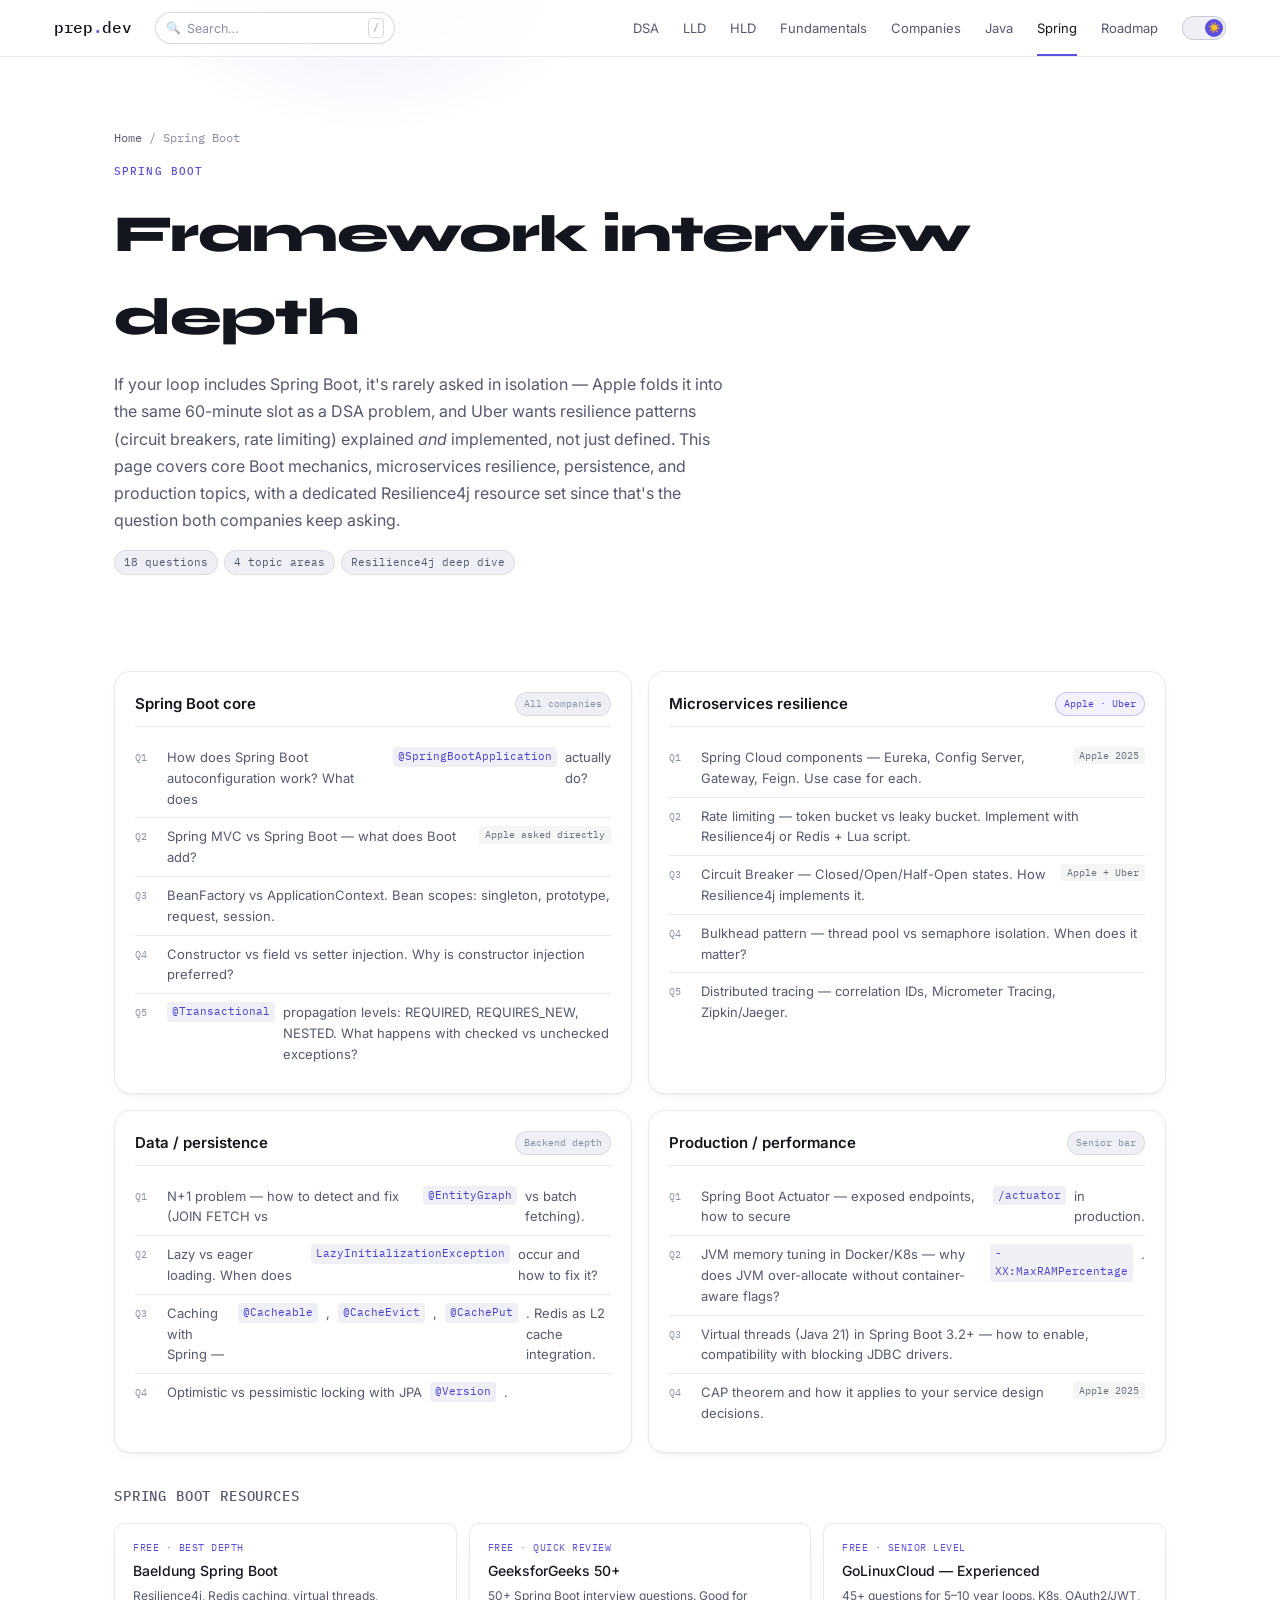
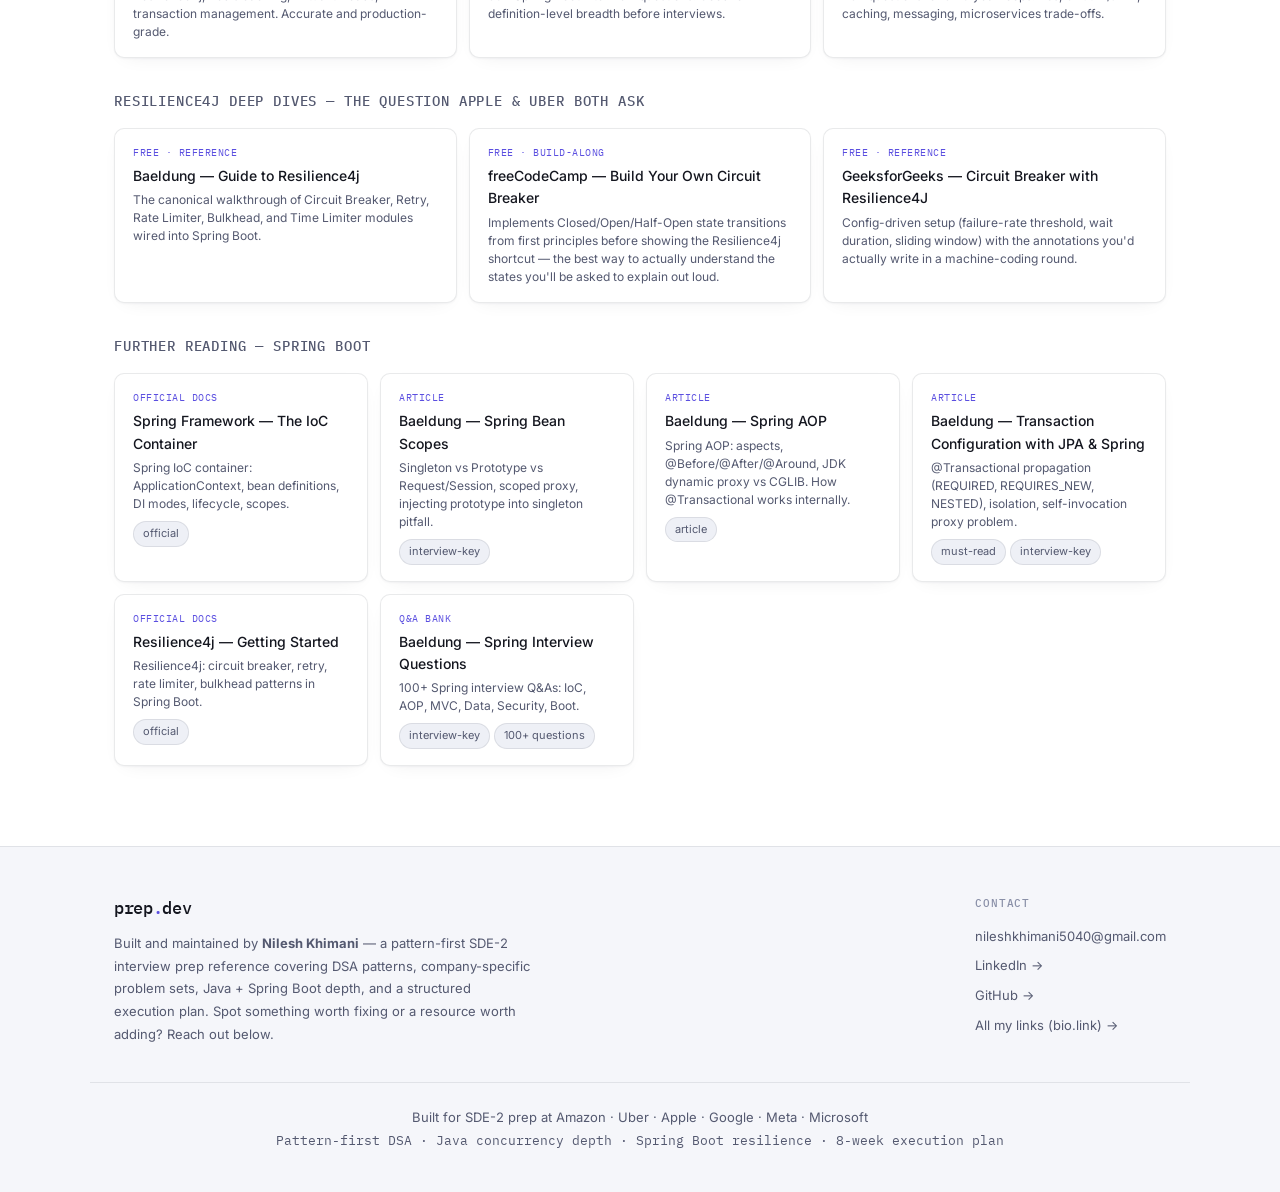
<file: spring.html>
<!DOCTYPE html>
<html lang="en">
<head>
<meta charset="UTF-8">
<meta name="viewport" content="width=device-width, initial-scale=1.0">
<title>Spring Boot Interview Depth — SDE-2 Interview Prep</title>
<meta name="description" content="Spring Boot core, microservices resilience, data/persistence, and production topics tested at SDE-2 level, with deep-dive resources.">
<link rel="preconnect" href="https://fonts.googleapis.com">
<link rel="preconnect" href="https://fonts.gstatic.com" crossorigin>
<link href="https://fonts.googleapis.com/css2?family=IBM+Plex+Mono:wght@400;500&family=Inter:wght@300;400;500;600&family=Syne:wght@700;800&display=swap" rel="stylesheet">
<link rel="stylesheet" href="style.css?v=5">
<script>
(function () {
  var t = localStorage.getItem('theme');
  if (!t) { t = window.matchMedia('(prefers-color-scheme: light)').matches ? 'light' : 'dark'; }
  document.documentElement.setAttribute('data-theme', t);
})();
</script>
</head>
<body>

<!-- NAV -->
<nav class="nav">
  <div class="nav-inner">
    <a href="index.html" class="nav-logo">prep<span class="logo-accent">.</span>dev</a>
    <div class="nav-links">
      <a href="patterns.html">DSA</a>
      <a href="lld.html">LLD</a>
      <a href="hld.html">HLD</a>
      <a href="fundamentals.html">Fundamentals</a>
      <a href="companies.html">Companies</a>
      <a href="java.html">Java</a>
      <a href="spring.html" class="active">Spring</a>
      <a href="roadmap.html">Roadmap</a>
    </div>
    <div class="nav-right">
      <button class="theme-toggle" aria-label="Toggle light/dark theme">
        <span class="theme-toggle-knob"></span>
      </button>
      <button class="nav-toggle" aria-label="Toggle menu">☰</button>
    </div>
  </div>
</nav>

<!-- PAGE HEADER -->
<header class="page-header">
  <div class="container">
    <span class="breadcrumb"><a href="index.html">Home</a> / Spring Boot</span>
    <span class="section-eyebrow">Spring Boot</span>
    <h1>Framework interview depth</h1>
    <p>If your loop includes Spring Boot, it's rarely asked in isolation — Apple folds it into the same 60-minute slot as a DSA problem, and Uber wants resilience patterns (circuit breakers, rate limiting) explained <em>and</em> implemented, not just defined. This page covers core Boot mechanics, microservices resilience, persistence, and production topics, with a dedicated Resilience4j resource set since that's the question both companies keep asking.</p>
    <div class="header-meta">
      <span>18 questions</span>
      <span>4 topic areas</span>
      <span>Resilience4j deep dive</span>
    </div>
  </div>
</header>

<section class="section">
  <div class="container">

    <div class="spring-grid">

      <div class="spring-topic" id="spring-spring-boot-core">
        <div class="spring-topic-header">
          <h3>Spring Boot core</h3>
          <span class="topic-badge">All companies</span>
        </div>
        <div class="q-item"><span class="q-num">Q1</span>How does Spring Boot autoconfiguration work? What does <code>@SpringBootApplication</code> actually do?</div>
        <div class="q-item"><span class="q-num">Q2</span>Spring MVC vs Spring Boot — what does Boot add? <span class="co-tag apple">Apple asked directly</span></div>
        <div class="q-item"><span class="q-num">Q3</span>BeanFactory vs ApplicationContext. Bean scopes: singleton, prototype, request, session.</div>
        <div class="q-item"><span class="q-num">Q4</span>Constructor vs field vs setter injection. Why is constructor injection preferred?</div>
        <div class="q-item"><span class="q-num">Q5</span><code>@Transactional</code> propagation levels: REQUIRED, REQUIRES_NEW, NESTED. What happens with checked vs unchecked exceptions?</div>
      </div>

      <div class="spring-topic" id="spring-microservices-resilience">
        <div class="spring-topic-header">
          <h3>Microservices resilience</h3>
          <span class="topic-badge topic-badge-uber">Apple · Uber</span>
        </div>
        <div class="q-item"><span class="q-num">Q1</span>Spring Cloud components — Eureka, Config Server, Gateway, Feign. Use case for each. <span class="co-tag apple">Apple 2025</span></div>
        <div class="q-item"><span class="q-num">Q2</span>Rate limiting — token bucket vs leaky bucket. Implement with Resilience4j or Redis + Lua script.</div>
        <div class="q-item"><span class="q-num">Q3</span>Circuit Breaker — Closed/Open/Half-Open states. How Resilience4j implements it. <span class="co-tag apple">Apple + Uber</span></div>
        <div class="q-item"><span class="q-num">Q4</span>Bulkhead pattern — thread pool vs semaphore isolation. When does it matter?</div>
        <div class="q-item"><span class="q-num">Q5</span>Distributed tracing — correlation IDs, Micrometer Tracing, Zipkin/Jaeger.</div>
      </div>

      <div class="spring-topic" id="spring-data-persistence">
        <div class="spring-topic-header">
          <h3>Data / persistence</h3>
          <span class="topic-badge">Backend depth</span>
        </div>
        <div class="q-item"><span class="q-num">Q1</span>N+1 problem — how to detect and fix (JOIN FETCH vs <code>@EntityGraph</code> vs batch fetching).</div>
        <div class="q-item"><span class="q-num">Q2</span>Lazy vs eager loading. When does <code>LazyInitializationException</code> occur and how to fix it?</div>
        <div class="q-item"><span class="q-num">Q3</span>Caching with Spring — <code>@Cacheable</code>, <code>@CacheEvict</code>, <code>@CachePut</code>. Redis as L2 cache integration.</div>
        <div class="q-item"><span class="q-num">Q4</span>Optimistic vs pessimistic locking with JPA <code>@Version</code>.</div>
      </div>

      <div class="spring-topic" id="spring-production-performance">
        <div class="spring-topic-header">
          <h3>Production / performance</h3>
          <span class="topic-badge">Senior bar</span>
        </div>
        <div class="q-item"><span class="q-num">Q1</span>Spring Boot Actuator — exposed endpoints, how to secure <code>/actuator</code> in production.</div>
        <div class="q-item"><span class="q-num">Q2</span>JVM memory tuning in Docker/K8s — why does JVM over-allocate without container-aware flags? <code>-XX:MaxRAMPercentage</code>.</div>
        <div class="q-item"><span class="q-num">Q3</span>Virtual threads (Java 21) in Spring Boot 3.2+ — how to enable, compatibility with blocking JDBC drivers.</div>
        <div class="q-item"><span class="q-num">Q4</span>CAP theorem and how it applies to your service design decisions. <span class="co-tag apple">Apple 2025</span></div>
      </div>

    </div>

    <div class="java-resources" style="margin-top:2rem;" id="spring-spring-boot-resources">
      <h3>Spring Boot resources</h3>
      <div class="resource-cards-row">
        <a href="https://baeldung.com/spring-boot" target="_blank" class="res-card">
          <span class="res-type">Free · Best depth</span>
          <span class="res-name">Baeldung Spring Boot</span>
          <span class="res-desc">Resilience4j, Redis caching, virtual threads, transaction management. Accurate and production-grade.</span>
        </a>
        <a href="https://www.geeksforgeeks.org/springboot/spring-boot-interview-questions-and-answers/" target="_blank" class="res-card">
          <span class="res-type">Free · Quick review</span>
          <span class="res-name">GeeksforGeeks 50+</span>
          <span class="res-desc">50+ Spring Boot interview questions. Good for definition-level breadth before interviews.</span>
        </a>
        <a href="https://www.golinuxcloud.com/spring-boot-interview-questions-experienced/" target="_blank" class="res-card">
          <span class="res-type">Free · Senior level</span>
          <span class="res-name">GoLinuxCloud — Experienced</span>
          <span class="res-desc">45+ questions for 5–10 year loops. K8s, OAuth2/JWT, caching, messaging, microservices trade-offs.</span>
        </a>
      </div>
    </div>

    <div class="java-resources" style="margin-top:2rem;" id="spring-resilience4j-deep-dives-the-question-apple-uber-both-ask">
      <h3>Resilience4j deep dives — the question Apple &amp; Uber both ask</h3>
      <div class="resource-cards-row">
        <a href="https://www.baeldung.com/spring-boot-resilience4j" target="_blank" class="res-card">
          <span class="res-type">Free · Reference</span>
          <span class="res-name">Baeldung — Guide to Resilience4j</span>
          <span class="res-desc">The canonical walkthrough of Circuit Breaker, Retry, Rate Limiter, Bulkhead, and Time Limiter modules wired into Spring Boot.</span>
        </a>
        <a href="https://www.freecodecamp.org/news/how-to-build-your-own-circuit-breaker-in-spring-boot-and-really-understand-resilience4j/" target="_blank" class="res-card">
          <span class="res-type">Free · Build-along</span>
          <span class="res-name">freeCodeCamp — Build Your Own Circuit Breaker</span>
          <span class="res-desc">Implements Closed/Open/Half-Open state transitions from first principles before showing the Resilience4j shortcut — the best way to actually understand the states you'll be asked to explain out loud.</span>
        </a>
        <a href="https://www.geeksforgeeks.org/advance-java/spring-boot-circuit-breaker-pattern-with-resilience4j/" target="_blank" class="res-card">
          <span class="res-type">Free · Reference</span>
          <span class="res-name">GeeksforGeeks — Circuit Breaker with Resilience4J</span>
          <span class="res-desc">Config-driven setup (failure-rate threshold, wait duration, sliding window) with the annotations you'd actually write in a machine-coding round.</span>
        </a>
      </div>
    </div>

    <div class="java-resources" style="margin-top:2rem;" id="spring-further-reading-spring-boot">
      <h3>Further reading — Spring Boot</h3>
      <div class="resource-cards-row">
        <a href="https://docs.spring.io/spring-framework/reference/core/beans.html" target="_blank" rel="noopener noreferrer" class="res-card">
          <span class="res-type">Official Docs</span>
          <span class="res-name">Spring Framework — The IoC Container</span>
          <span class="res-desc">Spring IoC container: ApplicationContext, bean definitions, DI modes, lifecycle, scopes.</span>
          <div class="res-tags" style="display:flex;flex-wrap:wrap;gap:4px;margin-top:4px;"><span class="pill">official</span></div>
        </a>
        <a href="https://www.baeldung.com/spring-bean-scopes" target="_blank" rel="noopener noreferrer" class="res-card">
          <span class="res-type">Article</span>
          <span class="res-name">Baeldung — Spring Bean Scopes</span>
          <span class="res-desc">Singleton vs Prototype vs Request/Session, scoped proxy, injecting prototype into singleton pitfall.</span>
          <div class="res-tags" style="display:flex;flex-wrap:wrap;gap:4px;margin-top:4px;"><span class="pill">interview-key</span></div>
        </a>
        <a href="https://www.baeldung.com/spring-aop" target="_blank" rel="noopener noreferrer" class="res-card">
          <span class="res-type">Article</span>
          <span class="res-name">Baeldung — Spring AOP</span>
          <span class="res-desc">Spring AOP: aspects, @Before/@After/@Around, JDK dynamic proxy vs CGLIB. How @Transactional works internally.</span>
          <div class="res-tags" style="display:flex;flex-wrap:wrap;gap:4px;margin-top:4px;"><span class="pill">article</span></div>
        </a>
        <a href="https://www.baeldung.com/transaction-configuration-with-jpa-and-spring" target="_blank" rel="noopener noreferrer" class="res-card">
          <span class="res-type">Article</span>
          <span class="res-name">Baeldung — Transaction Configuration with JPA &amp; Spring</span>
          <span class="res-desc">@Transactional propagation (REQUIRED, REQUIRES_NEW, NESTED), isolation, self-invocation proxy problem.</span>
          <div class="res-tags" style="display:flex;flex-wrap:wrap;gap:4px;margin-top:4px;"><span class="pill">must-read</span><span class="pill">interview-key</span></div>
        </a>
        <a href="https://resilience4j.readme.io/docs/getting-started" target="_blank" rel="noopener noreferrer" class="res-card">
          <span class="res-type">Official Docs</span>
          <span class="res-name">Resilience4j — Getting Started</span>
          <span class="res-desc">Resilience4j: circuit breaker, retry, rate limiter, bulkhead patterns in Spring Boot.</span>
          <div class="res-tags" style="display:flex;flex-wrap:wrap;gap:4px;margin-top:4px;"><span class="pill">official</span></div>
        </a>
        <a href="https://www.baeldung.com/spring-interview-questions" target="_blank" rel="noopener noreferrer" class="res-card">
          <span class="res-type">Q&amp;A Bank</span>
          <span class="res-name">Baeldung — Spring Interview Questions</span>
          <span class="res-desc">100+ Spring interview Q&amp;As: IoC, AOP, MVC, Data, Security, Boot.</span>
          <div class="res-tags" style="display:flex;flex-wrap:wrap;gap:4px;margin-top:4px;"><span class="pill">interview-key</span><span class="pill">100+ questions</span></div>
        </a>
      </div>
    </div>

  </div>
</section>

<!-- FOOTER -->
<footer class="footer">
  <div class="container footer-grid">
    <div class="footer-about">
      <span class="nav-logo">prep<span class="logo-accent">.</span>dev</span>
      <p>Built and maintained by <strong>Nilesh Khimani</strong> — a pattern-first SDE-2 interview prep reference covering DSA patterns, company-specific problem sets, Java + Spring Boot depth, and a structured execution plan. Spot something worth fixing or a resource worth adding? Reach out below.</p>
    </div>
    <div class="footer-contact">
      <span class="footer-heading">Contact</span>
      <a href="mailto:nileshkhimani5040@gmail.com">nileshkhimani5040@gmail.com</a>
      <a href="https://www.linkedin.com/in/nileshkhimani1/" target="_blank">LinkedIn →</a>
      <a href="https://github.com/NileshKhimani1" target="_blank">GitHub →</a>
      <a href="https://nileshkhimani.bio.link/" target="_blank">All my links (bio.link) →</a>
    </div>
  </div>
  <div class="container footer-bottom">
    <p>Built for SDE-2 prep at Amazon · Uber · Apple · Google · Meta · Microsoft</p>
    <p class="footer-sub">Pattern-first DSA · Java concurrency depth · Spring Boot resilience · 8-week execution plan</p>
  </div>
</footer>

<script src="search-data.js?v=5"></script>
<script src="app.js?v=5"></script>
</body>
</html>
</file>
<file: style.css>
/* ============================================
   DESIGN TOKENS
   Palette: near-black bg, electric indigo accent,
   warm slate surfaces, mono code aesthetic
   Type: Syne (display) + Inter (body) + IBM Plex Mono (code/labels)
   Themes: dark (default) + light, toggled via [data-theme] on <html>
============================================ */
:root {
  --bg: #0d0f14;
  --surface-1: #13161e;
  --surface-2: #1a1e2a;
  --surface-3: #222738;
  --border: rgba(255,255,255,0.07);
  --border-strong: rgba(255,255,255,0.13);

  --text-primary: #e8eaf2;
  --text-secondary: #8b90a8;
  --text-muted: #555a72;

  --accent: #6c63ff;
  --accent-hover: #7c74ff;
  --accent-soft: rgba(108,99,255,0.12);
  --accent-border: rgba(108,99,255,0.35);
  --accent-glow: rgba(108,99,255,0.2);
  --link-accent: #a5b4fc;
  --code-accent: #c4b5fd;

  --green: #34d399;
  --green-soft: rgba(52,211,153,0.1);
  --amber: #fbbf24;
  --amber-soft: rgba(251,191,36,0.1);
  --red: #f87171;
  --red-soft: rgba(248,113,113,0.1);

  --tag-stack: #a5b4fc;
  --tag-tree: #86efac;
  --tag-graph: #fdba74;
  --tag-dp: #c4b5fd;
  --tag-design: #fda4af;

  --amazon: #ff9900;
  --uber: #000000;
  --apple: #a2aaad;
  --uber-chip-bg: rgba(255,255,255,0.07);
  --uber-border-top: rgba(255,255,255,0.25);
  --nav-bg: rgba(13,15,20,0.85);

  --shadow-card: 0 1px 2px rgba(0,0,0,0.24), 0 8px 24px -12px rgba(0,0,0,0.5);
  --shadow-card-hover: 0 4px 10px rgba(0,0,0,0.3), 0 16px 36px -14px rgba(108,99,255,0.35);

  --radius-sm: 6px;
  --radius: 10px;
  --radius-lg: 16px;

  --font-display: 'Syne', sans-serif;
  --font-body: 'Inter', sans-serif;
  --font-mono: 'IBM Plex Mono', monospace;

  --ease: cubic-bezier(0.22, 1, 0.36, 1);
  --ease-fast: cubic-bezier(0.4, 0, 0.2, 1);
}

/* LIGHT THEME */
:root[data-theme="light"] {
  --bg: #ffffff;
  --surface-1: #f5f6fa;
  --surface-2: #ffffff;
  --surface-3: #eef0f6;
  --border: rgba(15,23,42,0.09);
  --border-strong: rgba(15,23,42,0.16);

  --text-primary: #14161f;
  --text-secondary: #545970;
  --text-muted: #8a90a8;

  --accent: #5b4fe0;
  --accent-hover: #4c3fd6;
  --accent-soft: rgba(91,79,224,0.08);
  --accent-border: rgba(91,79,224,0.28);
  --accent-glow: rgba(91,79,224,0.12);
  --link-accent: #4c3fd6;
  --code-accent: #6d28d9;

  --green: #047857;
  --green-soft: rgba(4,120,87,0.08);
  --amber: #b45309;
  --amber-soft: rgba(180,83,9,0.08);
  --red: #b91c1c;
  --red-soft: rgba(185,28,28,0.08);

  --tag-stack: #4c3fd6;
  --tag-tree: #15803d;
  --tag-graph: #c2410c;
  --tag-dp: #6d28d9;
  --tag-design: #be123c;

  --apple: #6b7280;
  --uber-chip-bg: rgba(15,23,42,0.05);
  --uber-border-top: rgba(15,23,42,0.2);
  --nav-bg: rgba(255,255,255,0.82);

  --shadow-card: 0 1px 2px rgba(15,23,42,0.04), 0 6px 20px -12px rgba(15,23,42,0.12);
  --shadow-card-hover: 0 4px 10px rgba(15,23,42,0.06), 0 18px 32px -16px rgba(91,79,224,0.22);
}

/* RESET */
*, *::before, *::after { box-sizing: border-box; margin: 0; padding: 0; }
html { scroll-behavior: smooth; }
body {
  font-family: var(--font-body);
  background: var(--bg);
  color: var(--text-primary);
  font-size: 15px;
  line-height: 1.6;
  -webkit-font-smoothing: antialiased;
  transition: background-color 0.35s var(--ease), color 0.35s var(--ease);
}
a { color: inherit; text-decoration: none; }
ul { list-style: none; }
code {
  font-family: var(--font-mono);
  font-size: 0.85em;
  background: var(--surface-3);
  padding: 1px 5px;
  border-radius: 4px;
  color: var(--link-accent);
}

/* CONTAINER */
.container {
  max-width: 1100px;
  margin: 0 auto;
  padding: 0 1.5rem;
}

/* ============ NAV ============ */
.nav {
  position: fixed;
  top: 0; left: 0; right: 0;
  z-index: 100;
  background: var(--nav-bg);
  backdrop-filter: blur(12px);
  border-bottom: 1px solid var(--border);
}
.nav-inner {
  max-width: 1220px;
  margin: 0 auto;
  padding: 0 1.5rem;
  height: 56px;
  display: flex;
  align-items: center;
  gap: 1.5rem;
}
.nav-logo {
  font-family: var(--font-mono);
  font-size: 1rem;
  font-weight: 500;
  color: var(--text-primary);
  letter-spacing: -0.02em;
}
.logo-accent { color: var(--accent); }
.nav-links {
  display: flex;
  gap: 1.5rem;
  margin-left: auto;
}
.nav-links a {
  font-size: 13px;
  color: var(--text-secondary);
  transition: color 0.2s var(--ease-fast);
}
.nav-links a:hover { color: var(--text-primary); }
.nav-links a.active {
  color: var(--text-primary);
  position: relative;
}
.nav-links a.active::after {
  content: '';
  position: absolute;
  left: 0; right: 0; bottom: -18px;
  height: 2px;
  background: var(--accent);
}
.nav-right {
  display: flex;
  align-items: center;
  gap: 14px;
}
.nav-toggle {
  display: none;
  background: none;
  border: none;
  color: var(--text-secondary);
  font-size: 1.25rem;
  cursor: pointer;
}

/* ============ THEME TOGGLE ============ */
.theme-toggle {
  position: relative;
  width: 44px;
  height: 24px;
  border-radius: 20px;
  border: 1px solid var(--border-strong);
  background: var(--surface-3);
  cursor: pointer;
  flex-shrink: 0;
  padding: 0;
  transition: background 0.3s var(--ease), border-color 0.3s var(--ease);
}
.theme-toggle:hover { border-color: var(--accent-border); }
.theme-toggle-knob {
  position: absolute;
  top: 2px;
  left: 2px;
  width: 18px;
  height: 18px;
  border-radius: 50%;
  background: var(--accent);
  display: flex;
  align-items: center;
  justify-content: center;
  font-size: 10px;
  line-height: 1;
  transition: transform 0.35s var(--ease), background 0.35s var(--ease);
  transform: translateX(0);
}
:root[data-theme="light"] .theme-toggle-knob { transform: translateX(20px); }
.theme-toggle-knob::before { content: '🌙'; }
:root[data-theme="light"] .theme-toggle-knob::before { content: '☀️'; }

/* ============ HERO ============ */
.hero {
  padding: 8rem 0 5rem;
  position: relative;
  overflow: hidden;
}
.hero-bg-grid {
  position: absolute;
  inset: 0;
  background-image:
    linear-gradient(var(--border) 1px, transparent 1px),
    linear-gradient(90deg, var(--border) 1px, transparent 1px);
  background-size: 48px 48px;
  mask-image: radial-gradient(ellipse 80% 70% at 50% 0%, black 40%, transparent 100%);
  pointer-events: none;
}
.hero::after {
  content: '';
  position: absolute;
  top: -20%;
  left: 50%;
  transform: translateX(-50%);
  width: 600px;
  height: 400px;
  background: radial-gradient(ellipse at center, var(--accent-glow) 0%, transparent 70%);
  pointer-events: none;
}
.hero > .container { position: relative; }
.hero-eyebrow {
  display: flex;
  gap: 8px;
  margin-bottom: 1.5rem;
}
.tag {
  font-family: var(--font-mono);
  font-size: 11px;
  padding: 4px 10px;
  border-radius: 20px;
  font-weight: 500;
  letter-spacing: 0.03em;
}
.tag-green { background: var(--green-soft); color: var(--green); border: 1px solid rgba(52,211,153,0.2); }
.tag-blue { background: var(--accent-soft); color: var(--link-accent); border: 1px solid var(--accent-border); }

.hero-title {
  font-family: var(--font-display);
  font-size: clamp(3rem, 7vw, 5.5rem);
  font-weight: 800;
  line-height: 1.0;
  letter-spacing: -0.03em;
  color: var(--text-primary);
  margin-bottom: 1.25rem;
}
.title-accent {
  background: linear-gradient(135deg, var(--accent) 0%, var(--link-accent) 100%);
  -webkit-background-clip: text;
  -webkit-text-fill-color: transparent;
  background-clip: text;
}
.hero-sub {
  font-size: 1.05rem;
  color: var(--text-secondary);
  max-width: 560px;
  line-height: 1.7;
  margin-bottom: 2rem;
}
.hero-actions {
  display: flex;
  gap: 12px;
  flex-wrap: wrap;
  margin-bottom: 3rem;
}
.btn {
  font-size: 14px;
  font-weight: 500;
  padding: 10px 22px;
  border-radius: var(--radius);
  cursor: pointer;
  transition: all 0.2s var(--ease-fast);
  display: inline-flex;
  align-items: center;
  gap: 6px;
}
.btn-primary {
  background: var(--accent);
  color: white;
  border: none;
}
.btn-primary:hover { background: var(--accent-hover); transform: translateY(-1px); }
.btn-ghost {
  background: transparent;
  color: var(--text-secondary);
  border: 1px solid var(--border-strong);
}
.btn-ghost:hover { background: var(--surface-2); color: var(--text-primary); }

.hero-stats {
  display: flex;
  align-items: center;
  gap: 1.5rem;
  flex-wrap: wrap;
}
.stat { display: flex; flex-direction: column; }
.stat-num {
  font-family: var(--font-display);
  font-size: 1.75rem;
  font-weight: 700;
  color: var(--text-primary);
  line-height: 1.1;
}
.stat-label {
  font-size: 12px;
  color: var(--text-muted);
  font-family: var(--font-mono);
}
.stat-divider {
  width: 1px;
  height: 36px;
  background: var(--border-strong);
}

/* ============ PAGE HEADER (sub-pages) ============ */
.page-header {
  padding: 8rem 0 3rem;
  position: relative;
  overflow: hidden;
}
.page-header::after {
  content: '';
  position: absolute;
  top: -30%;
  left: 10%;
  width: 480px;
  height: 320px;
  background: radial-gradient(ellipse at center, var(--accent-glow) 0%, transparent 70%);
  pointer-events: none;
}
.page-header > .container { position: relative; }
.page-header .section-eyebrow { margin-bottom: 0.75rem; }
.page-header h1 {
  font-family: var(--font-display);
  font-size: clamp(2rem, 4.5vw, 3.25rem);
  font-weight: 800;
  letter-spacing: -0.02em;
  color: var(--text-primary);
  margin-bottom: 0.75rem;
}
.page-header p {
  color: var(--text-secondary);
  font-size: 1rem;
  max-width: 620px;
  line-height: 1.7;
}
.page-header .breadcrumb {
  display: block;
  font-family: var(--font-mono);
  font-size: 12px;
  color: var(--text-muted);
  margin-bottom: 1rem;
}
.page-header .breadcrumb a { color: var(--text-secondary); }
.page-header .breadcrumb a:hover { color: var(--link-accent); }
.header-meta {
  display: flex;
  flex-wrap: wrap;
  gap: 6px;
  margin-top: 16px;
}
.header-meta span {
  font-family: var(--font-mono);
  font-size: 10.5px;
  padding: 3px 9px;
  border-radius: 20px;
  background: var(--surface-3);
  border: 1px solid var(--border);
  color: var(--text-secondary);
}

/* ============ SECTIONS ============ */
.section { padding: 5rem 0; }
.section:first-of-type { padding-top: 3rem; }
.section-alt { background: var(--surface-1); }
.section-header {
  margin-bottom: 2.5rem;
  max-width: 600px;
}
.section-eyebrow {
  font-family: var(--font-mono);
  font-size: 11px;
  font-weight: 500;
  letter-spacing: 0.1em;
  text-transform: uppercase;
  color: var(--accent);
  display: block;
  margin-bottom: 0.75rem;
}
.section-header h2 {
  font-family: var(--font-display);
  font-size: clamp(1.75rem, 3vw, 2.5rem);
  font-weight: 700;
  letter-spacing: -0.02em;
  color: var(--text-primary);
  margin-bottom: 0.75rem;
}
.section-header p {
  color: var(--text-secondary);
  font-size: 0.95rem;
}

/* ============ PATTERN FILTER ============ */
.pattern-filter {
  display: flex;
  gap: 8px;
  flex-wrap: wrap;
  margin-bottom: 1.75rem;
}
.filter-btn {
  font-family: var(--font-mono);
  font-size: 12px;
  padding: 5px 14px;
  border-radius: 20px;
  border: 1px solid var(--border-strong);
  background: transparent;
  color: var(--text-secondary);
  cursor: pointer;
  transition: all 0.2s var(--ease-fast);
}
.filter-btn:hover { border-color: var(--accent-border); color: var(--text-primary); }
.filter-btn.active {
  background: var(--accent-soft);
  border-color: var(--accent-border);
  color: var(--link-accent);
}

/* ============ PATTERN CARDS ============ */
.patterns-grid {
  display: grid;
  grid-template-columns: repeat(auto-fill, minmax(300px, 1fr));
  gap: 16px;
}
.pattern-card {
  background: var(--surface-2);
  border: 1px solid var(--border);
  border-radius: var(--radius-lg);
  padding: 1.25rem;
  box-shadow: var(--shadow-card);
  transition: border-color 0.25s var(--ease), transform 0.25s var(--ease), box-shadow 0.25s var(--ease);
}
.pattern-card:hover {
  border-color: var(--border-strong);
  transform: translateY(-3px);
  box-shadow: var(--shadow-card-hover);
}
.pattern-card--featured {
  border-color: var(--accent-border);
  background: linear-gradient(135deg, var(--surface-2) 0%, rgba(108,99,255,0.05) 100%);
}
.card-header {
  display: flex;
  align-items: center;
  gap: 8px;
  margin-bottom: 10px;
}
.pattern-tag {
  font-family: var(--font-mono);
  font-size: 10px;
  font-weight: 500;
  padding: 3px 8px;
  border-radius: 4px;
  letter-spacing: 0.05em;
  text-transform: uppercase;
}
.pattern-tag.foundation { background: rgba(52,211,153,0.12); color: var(--green); }
.pattern-tag.stack { background: rgba(108,99,255,0.15); color: var(--tag-stack); }
.pattern-tag.heap { background: rgba(251,191,36,0.12); color: var(--amber); }
.pattern-tag.tree { background: rgba(74,222,128,0.1); color: var(--tag-tree); }
.pattern-tag.graph { background: rgba(251,146,60,0.12); color: var(--tag-graph); }
.pattern-tag.dp { background: rgba(167,139,250,0.12); color: var(--tag-dp); }
.pattern-tag.design { background: rgba(251,113,133,0.12); color: var(--tag-design); }

.diff {
  font-family: var(--font-mono);
  font-size: 10px;
  padding: 3px 8px;
  border-radius: 20px;
  margin-left: auto;
}
.diff-easy { background: var(--green-soft); color: var(--green); }
.diff-med { background: var(--amber-soft); color: var(--amber); }
.diff-hard { background: var(--red-soft); color: var(--red); }

.pattern-card h3 {
  font-size: 1rem;
  font-weight: 600;
  color: var(--text-primary);
  margin-bottom: 6px;
  display: flex;
  align-items: center;
  gap: 8px;
  flex-wrap: wrap;
}
.featured-badge {
  font-size: 11px;
  font-weight: 500;
  font-family: var(--font-mono);
  color: var(--accent);
}
.pattern-desc {
  font-size: 12.5px;
  color: var(--text-secondary);
  margin-bottom: 12px;
  line-height: 1.5;
}
.mono-template {
  background: var(--surface-3);
  border: 1px solid var(--border);
  border-radius: var(--radius-sm);
  padding: 10px 12px;
  margin-bottom: 12px;
  overflow-x: auto;
}
.mono-label {
  font-family: var(--font-mono);
  font-size: 10px;
  color: var(--text-muted);
  display: block;
  margin-bottom: 6px;
  text-transform: uppercase;
  letter-spacing: 0.08em;
}
.mono-template code {
  background: none;
  padding: 0;
  display: block;
  white-space: pre;
  font-size: 11.5px;
  color: var(--code-accent);
  line-height: 1.6;
}
.problem-list li {
  font-size: 12.5px;
  padding: 4px 0;
  border-bottom: 1px solid var(--border);
  display: flex;
  align-items: center;
  gap: 6px;
}
.problem-list li:last-child { border-bottom: none; }
.problem-list a {
  color: var(--text-secondary);
  transition: color 0.2s var(--ease-fast);
  display: flex;
  align-items: center;
  gap: 5px;
  flex: 1;
}
.problem-list a:hover { color: var(--link-accent); }
.co-tag {
  font-family: var(--font-mono);
  font-size: 9.5px;
  padding: 1px 6px;
  border-radius: 3px;
  white-space: nowrap;
}
.co-tag.amazon { background: rgba(255,153,0,0.12); color: var(--amber); }
.co-tag.uber { background: var(--uber-chip-bg); color: var(--text-secondary); }
.co-tag.apple { background: rgba(162,170,173,0.12); color: var(--apple); }
.card-resources {
  display: flex;
  gap: 10px;
  margin-top: 10px;
  padding-top: 10px;
  border-top: 1px solid var(--border);
}
.resource-link {
  font-family: var(--font-mono);
  font-size: 11px;
  color: var(--accent);
  transition: opacity 0.2s var(--ease-fast);
}
.resource-link:hover { opacity: 0.75; }

/* ============ PATTERN DEEP-DIVE RESOURCES ============ */
.pattern-resources {
  margin-top: 10px;
  padding-top: 10px;
  border-top: 1px solid var(--border);
  display: flex;
  flex-direction: column;
  gap: 8px;
}
.pr-label {
  font-family: var(--font-mono);
  font-size: 10px;
  color: var(--text-muted);
  text-transform: uppercase;
  letter-spacing: 0.08em;
}
.pr-item a {
  font-size: 12px;
  font-weight: 500;
  color: var(--link-accent);
  transition: opacity 0.2s var(--ease-fast);
}
.pr-item a:hover { opacity: 0.75; }
.pr-item .pr-desc {
  display: block;
  font-size: 11.5px;
  color: var(--text-secondary);
  line-height: 1.5;
  margin-top: 2px;
}

/* ============ HOME NAV CARDS ============ */
.nav-cards {
  display: grid;
  grid-template-columns: repeat(auto-fit, minmax(280px, 1fr));
  gap: 16px;
}
.nav-card {
  background: var(--surface-2);
  border: 1px solid var(--border);
  border-radius: var(--radius-lg);
  padding: 1.5rem;
  box-shadow: var(--shadow-card);
  transition: border-color 0.25s var(--ease), transform 0.25s var(--ease), box-shadow 0.25s var(--ease);
  display: flex;
  flex-direction: column;
  gap: 8px;
}
.nav-card:hover { border-color: var(--accent-border); transform: translateY(-4px); box-shadow: var(--shadow-card-hover); }
.nav-card-icon {
  font-family: var(--font-mono);
  font-size: 11px;
  color: var(--accent);
  text-transform: uppercase;
  letter-spacing: 0.08em;
}
.nav-card h3 {
  font-family: var(--font-display);
  font-size: 1.15rem;
  font-weight: 700;
  color: var(--text-primary);
}
.nav-card p {
  font-size: 12.5px;
  color: var(--text-secondary);
  line-height: 1.6;
  flex: 1;
}
.nav-card-cta {
  font-family: var(--font-mono);
  font-size: 12px;
  color: var(--link-accent);
  margin-top: 4px;
}

/* ============ COMPANY CARDS ============ */
.companies-grid {
  display: grid;
  grid-template-columns: repeat(auto-fit, minmax(300px, 1fr));
  gap: 20px;
  margin-bottom: 2rem;
}
.company-card {
  background: var(--surface-2);
  border: 1px solid var(--border);
  border-radius: var(--radius-lg);
  overflow: hidden;
  box-shadow: var(--shadow-card);
  transition: box-shadow 0.25s var(--ease), transform 0.25s var(--ease);
}
.company-card:hover { transform: translateY(-3px); box-shadow: var(--shadow-card-hover); }
.company-amazon { border-top: 2px solid rgba(255,153,0,0.5); }
.company-uber { border-top: 2px solid var(--uber-border-top); }
.company-apple { border-top: 2px solid rgba(162,170,173,0.4); }

.company-card-header {
  padding: 1.25rem 1.25rem 1rem;
  display: flex;
  align-items: flex-start;
  justify-content: space-between;
  border-bottom: 1px solid var(--border);
}
.company-info h3 {
  font-family: var(--font-display);
  font-size: 1.25rem;
  font-weight: 700;
  color: var(--text-primary);
  margin-bottom: 2px;
}
.company-info p {
  font-family: var(--font-mono);
  font-size: 11px;
  color: var(--text-muted);
}
.company-lc-link {
  font-family: var(--font-mono);
  font-size: 11px;
  color: var(--accent);
  white-space: nowrap;
  padding-top: 2px;
}
.company-lc-link:hover { text-decoration: underline; }
.company-pills {
  padding: 12px 1.25rem;
  display: flex;
  flex-wrap: wrap;
  gap: 6px;
  border-bottom: 1px solid var(--border);
}
.pill {
  font-size: 11px;
  padding: 3px 9px;
  border-radius: 20px;
  background: var(--surface-3);
  color: var(--text-secondary);
  border: 1px solid var(--border);
}
.company-problems { padding: 12px 1.25rem; }
.cp-row {
  display: flex;
  align-items: center;
  justify-content: space-between;
  padding: 5px 0;
  border-bottom: 1px solid var(--border);
  font-size: 12.5px;
}
.cp-row:last-child { border-bottom: none; }
.cp-row a { color: var(--text-secondary); transition: color 0.2s var(--ease-fast); }
.cp-row a:hover { color: var(--link-accent); }
.company-note {
  padding: 12px 1.25rem;
  background: var(--surface-3);
  font-size: 12px;
  color: var(--text-secondary);
  line-height: 1.6;
  border-top: 1px solid var(--border);
}
.company-note strong { color: var(--text-primary); }

.resources-strip {
  background: var(--surface-2);
  border: 1px solid var(--border);
  border-radius: var(--radius-lg);
  padding: 1.5rem;
}
.resources-strip h3 {
  font-size: 14px;
  font-weight: 500;
  color: var(--text-secondary);
  margin-bottom: 1rem;
  font-family: var(--font-mono);
  text-transform: uppercase;
  letter-spacing: 0.06em;
}
.resource-links-row {
  display: flex;
  flex-wrap: wrap;
  gap: 8px;
}
.resource-pill {
  font-family: var(--font-mono);
  font-size: 12px;
  padding: 6px 14px;
  border-radius: 20px;
  background: var(--surface-3);
  border: 1px solid var(--border-strong);
  color: var(--text-secondary);
  transition: all 0.2s var(--ease-fast);
}
.resource-pill:hover {
  background: var(--accent-soft);
  border-color: var(--accent-border);
  color: var(--link-accent);
}

/* ============ ACCORDION ============ */
.accordion-grid {
  display: grid;
  gap: 10px;
  margin-bottom: 2rem;
}
.accordion {
  background: var(--surface-2);
  border: 1px solid var(--border);
  border-radius: var(--radius-lg);
  overflow: hidden;
  box-shadow: var(--shadow-card);
  transition: border-color 0.25s var(--ease);
}
.accordion:hover { border-color: var(--border-strong); }
.accordion-header {
  width: 100%;
  display: flex;
  align-items: center;
  justify-content: space-between;
  padding: 1rem 1.25rem;
  background: none;
  border: none;
  color: var(--text-primary);
  font-size: 15px;
  font-weight: 500;
  cursor: pointer;
  text-align: left;
  font-family: var(--font-body);
  transition: background 0.2s var(--ease-fast);
}
.accordion-header:hover { background: var(--surface-3); }
.acc-icon {
  font-size: 1.25rem;
  color: var(--text-muted);
  transition: transform 0.3s var(--ease);
  flex-shrink: 0;
  font-weight: 300;
}
.accordion-header.open .acc-icon { transform: rotate(45deg); }
.accordion-body {
  display: none;
  padding: 0 1.25rem 1rem;
}
.accordion-body.open { display: block; }

.q-item {
  font-size: 13px;
  color: var(--text-secondary);
  padding: 8px 0;
  border-bottom: 1px solid var(--border);
  line-height: 1.6;
  display: flex;
  gap: 8px;
  align-items: flex-start;
}
.q-item:last-child { border-bottom: none; }
.q-num {
  font-family: var(--font-mono);
  font-size: 10px;
  color: var(--text-muted);
  flex-shrink: 0;
  padding-top: 3px;
  min-width: 24px;
}

/* ============ RESOURCE CARDS ============ */
.java-resources, .final-resources { margin-top: 2rem; }
.java-resources h3, .final-resources h3 {
  font-size: 14px;
  font-weight: 500;
  color: var(--text-secondary);
  margin-bottom: 1rem;
  font-family: var(--font-mono);
  text-transform: uppercase;
  letter-spacing: 0.06em;
}
.resource-cards-row {
  display: grid;
  grid-template-columns: repeat(auto-fit, minmax(240px, 1fr));
  gap: 12px;
}
.res-card {
  background: var(--surface-2);
  border: 1px solid var(--border);
  border-radius: var(--radius);
  padding: 1rem 1.125rem;
  display: flex;
  flex-direction: column;
  gap: 4px;
  box-shadow: var(--shadow-card);
  transition: border-color 0.25s var(--ease), transform 0.25s var(--ease), box-shadow 0.25s var(--ease);
  cursor: pointer;
}
.res-card:hover { border-color: var(--accent-border); transform: translateY(-3px); box-shadow: var(--shadow-card-hover); }
.res-type {
  font-family: var(--font-mono);
  font-size: 10px;
  color: var(--accent);
  text-transform: uppercase;
  letter-spacing: 0.05em;
}
.res-name { font-size: 14px; font-weight: 500; color: var(--text-primary); }
.res-desc { font-size: 12px; color: var(--text-secondary); line-height: 1.5; }

/* ============ SPRING GRID ============ */
.spring-grid {
  display: grid;
  grid-template-columns: repeat(auto-fit, minmax(440px, 1fr));
  gap: 16px;
}
.spring-topic {
  background: var(--surface-2);
  border: 1px solid var(--border);
  border-radius: var(--radius-lg);
  box-shadow: var(--shadow-card);
  transition: border-color 0.25s var(--ease);
  padding: 1.25rem;
}
.spring-topic:hover { border-color: var(--border-strong); }
.spring-topic-header {
  display: flex;
  align-items: center;
  justify-content: space-between;
  margin-bottom: 12px;
  padding-bottom: 10px;
  border-bottom: 1px solid var(--border);
}
.spring-topic-header h3 {
  font-size: 15px;
  font-weight: 600;
  color: var(--text-primary);
}
.topic-badge {
  font-family: var(--font-mono);
  font-size: 10px;
  padding: 3px 8px;
  border-radius: 20px;
  background: var(--surface-3);
  color: var(--text-muted);
  border: 1px solid var(--border);
}
.topic-badge-uber { background: var(--accent-soft); color: var(--link-accent); border-color: var(--accent-border); }

/* ============ PLAN / TIMELINE ============ */
.priority-legend {
  background: var(--surface-2);
  border: 1px solid var(--border);
  border-radius: var(--radius-lg);
  padding: 1.25rem;
  margin-bottom: 2rem;
  display: flex;
  flex-direction: column;
  gap: 10px;
}
.prio-item {
  display: flex;
  align-items: flex-start;
  gap: 10px;
  font-size: 13px;
  color: var(--text-secondary);
  line-height: 1.5;
}
.prio-dot {
  width: 8px;
  height: 8px;
  border-radius: 50%;
  flex-shrink: 0;
  margin-top: 5px;
}
.prio-high { background: var(--red); box-shadow: 0 0 6px var(--red-soft); }
.prio-med { background: var(--amber); box-shadow: 0 0 6px var(--amber-soft); }
.prio-low { background: var(--green); box-shadow: 0 0 6px var(--green-soft); }

.timeline {
  display: grid;
  grid-template-columns: repeat(auto-fit, minmax(240px, 1fr));
  gap: 12px;
  margin-bottom: 2.5rem;
}
.week-card {
  background: var(--surface-2);
  border: 1px solid var(--border);
  border-radius: var(--radius-lg);
  padding: 1.125rem;
  display: flex;
  gap: 12px;
  box-shadow: var(--shadow-card);
  transition: border-color 0.25s var(--ease), transform 0.25s var(--ease), box-shadow 0.25s var(--ease);
}
.week-card:hover { border-color: var(--accent-border); transform: translateY(-2px); box-shadow: var(--shadow-card-hover); }
.week-num-badge {
  font-family: var(--font-mono);
  font-size: 11px;
  font-weight: 500;
  color: var(--accent);
  background: var(--accent-soft);
  border: 1px solid var(--accent-border);
  border-radius: var(--radius-sm);
  padding: 4px 8px;
  align-self: flex-start;
  white-space: nowrap;
  flex-shrink: 0;
}
.week-content h4 {
  font-size: 13.5px;
  font-weight: 600;
  color: var(--text-primary);
  margin-bottom: 5px;
}
.week-content p {
  font-size: 12px;
  color: var(--text-secondary);
  line-height: 1.6;
  margin-bottom: 8px;
}
.week-tags {
  display: flex;
  flex-wrap: wrap;
  gap: 4px;
}
.week-tags span {
  font-family: var(--font-mono);
  font-size: 10px;
  padding: 2px 7px;
  border-radius: 3px;
  background: var(--surface-3);
  color: var(--text-muted);
}

.time-alloc {
  display: flex;
  flex-wrap: wrap;
  gap: 8px;
  background: var(--surface-2);
  border: 1px solid var(--border);
  border-radius: var(--radius-lg);
  padding: 1rem 1.25rem;
  margin-bottom: 2rem;
}
.roadmap-quote {
  font-size: 13px;
  color: var(--text-secondary);
  line-height: 1.7;
  font-style: italic;
  border-left: 2px solid var(--accent-border);
  padding-left: 12px;
  margin: 10px 0;
}

.final-res-grid {
  display: grid;
  grid-template-columns: repeat(auto-fill, minmax(200px, 1fr));
  gap: 12px;
}
.final-res-card {
  background: var(--surface-2);
  border: 1px solid var(--border);
  border-radius: var(--radius);
  padding: 1rem;
  display: flex;
  flex-direction: column;
  gap: 4px;
  box-shadow: var(--shadow-card);
  transition: border-color 0.25s var(--ease), transform 0.25s var(--ease), box-shadow 0.25s var(--ease);
  cursor: pointer;
}
.final-res-card:hover { border-color: var(--accent-border); transform: translateY(-3px); box-shadow: var(--shadow-card-hover); }
.frc-name { font-size: 13.5px; font-weight: 500; color: var(--text-primary); }
.frc-desc { font-size: 12px; color: var(--text-secondary); line-height: 1.5; flex: 1; }
.frc-tag {
  font-family: var(--font-mono);
  font-size: 10px;
  color: var(--green);
  margin-top: 4px;
}

/* ============ FOOTER ============ */
.footer {
  background: var(--surface-1);
  border-top: 1px solid var(--border);
  padding: 3rem 0 0;
}
.footer-grid {
  display: flex;
  flex-wrap: wrap;
  justify-content: space-between;
  gap: 2.5rem;
  padding-bottom: 2.25rem;
  border-bottom: 1px solid var(--border);
  text-align: left;
}
.footer-about {
  display: flex;
  flex-direction: column;
  gap: 10px;
  max-width: 420px;
}
.footer-about .nav-logo { font-size: 1.05rem; }
.footer-about p {
  font-size: 13px;
  color: var(--text-secondary);
  line-height: 1.75;
}
.footer-contact {
  display: flex;
  flex-direction: column;
  gap: 9px;
  min-width: 180px;
}
.footer-heading {
  font-family: var(--font-mono);
  font-size: 11px;
  font-weight: 500;
  text-transform: uppercase;
  letter-spacing: 0.08em;
  color: var(--text-muted);
  margin-bottom: 4px;
}
.footer-contact a {
  font-size: 13px;
  color: var(--text-secondary);
  display: flex;
  align-items: center;
  gap: 6px;
  transition: color 0.2s var(--ease-fast);
}
.footer-contact a:hover { color: var(--link-accent); }
.footer-bottom {
  text-align: center;
  padding: 1.5rem 0 2.5rem;
}
.footer p {
  font-size: 13px;
  color: var(--text-secondary);
}
.footer-sub {
  font-size: 12px;
  color: var(--text-muted);
  margin-top: 4px;
  font-family: var(--font-mono);
}

/* ============ RESPONSIVE ============ */
@media (max-width: 768px) {
  .nav-links { display: none; }
  .nav-toggle { display: block; }
  .nav-right { margin-left: auto; }
  .footer-grid { flex-direction: column; gap: 1.75rem; }
  .nav-links.open {
    display: flex;
    flex-direction: column;
    position: absolute;
    top: 56px; left: 0; right: 0;
    background: var(--bg);
    border-bottom: 1px solid var(--border);
    padding: 1rem 1.5rem;
    gap: 1rem;
  }
  .hero { padding: 6rem 0 3rem; }
  .hero-stats { gap: 1rem; }
  .stat-divider { display: none; }
  .spring-grid { grid-template-columns: 1fr; }
  .timeline { grid-template-columns: 1fr; }
  .companies-grid { grid-template-columns: 1fr; }
  .patterns-grid { grid-template-columns: 1fr; }
  .nav-cards { grid-template-columns: 1fr; }
  .page-header { padding: 6rem 0 2rem; }
  .resource-cards-row { grid-template-columns: 1fr; }
  .resource-links-row { flex-direction: column; align-items: flex-start; }
  .company-card-header { flex-direction: column; gap: 8px; }
  .company-lc-link { padding-top: 0; }
  .cp-row { flex-wrap: wrap; gap: 4px; }
}

@media (max-width: 480px) {
  .hero-stats { gap: 0.75rem 1.25rem; }
  .stat-num { font-size: 1.4rem; }
  .mono-template code { font-size: 10.5px; }
  .company-note, .q-item { font-size: 12px; }
}

@media (prefers-reduced-motion: reduce) {
  *, *::before, *::after { animation: none !important; transition: none !important; }
  html { scroll-behavior: auto; }
}

/* ============ SCROLL REVEAL ============ */
.reveal {
  opacity: 0;
  transform: translateY(20px);
  transition: opacity 0.6s var(--ease), transform 0.6s var(--ease);
}
.reveal.visible {
  opacity: 1;
  transform: translateY(0);
}

/* ============ GLOBAL SEARCH (inline, between logo and nav links) ============ */
.nav-search-bar {
  position: relative;
  flex: 0 1 240px;
  min-width: 80px;
  max-width: 240px;
  display: flex;
  align-items: center;
  gap: 6px;
  height: 32px;
  background: var(--surface-2);
  border: 1px solid var(--border-strong);
  border-radius: 16px;
  padding: 0 10px;
  transition: border-color 0.2s var(--ease-fast), box-shadow 0.2s var(--ease-fast), background 0.35s var(--ease);
}
.nav-search-bar:focus-within {
  border-color: var(--accent-border);
  box-shadow: 0 0 0 3px var(--accent-soft);
}
.nav-search-icon { font-size: 12px; opacity: 0.6; flex-shrink: 0; }
.nav-search-input {
  flex: 1;
  min-width: 0;
  background: none;
  border: none;
  outline: none;
  color: var(--text-primary);
  font-family: var(--font-body);
  font-size: 12.5px;
}
.nav-search-input::placeholder { color: var(--text-muted); }
.nav-search-key {
  font-family: var(--font-mono);
  font-size: 9.5px;
  color: var(--text-muted);
  border: 1px solid var(--border-strong);
  border-radius: 4px;
  padding: 1px 4px;
  flex-shrink: 0;
}

.nav-search-dropdown {
  display: none;
  position: absolute;
  top: calc(100% + 10px);
  left: 0;
  width: 340px;
  max-width: 80vw;
  background: var(--surface-2);
  border: 1px solid var(--border-strong);
  border-radius: var(--radius-lg);
  box-shadow: var(--shadow-card-hover);
  max-height: 60vh;
  overflow-y: auto;
  padding: 8px;
}
.nav-search-bar.open .nav-search-dropdown { display: block; }

@media (max-width: 900px) {
  .nav-search-bar { flex-basis: 170px; }
  .nav-search-key { display: none; }
}
@media (max-width: 768px) {
  .nav-search-bar { flex: 0 1 200px; max-width: 200px; }
  .nav-search-key { display: inline-block; }
}
@media (max-width: 480px) {
  .nav-search-bar { flex-basis: 120px; }
  .nav-search-dropdown { left: auto; right: 0; width: min(320px, 90vw); }
}

.search-results {
  overflow-y: auto;
  padding: 0;
}
.search-empty {
  padding: 2rem 1rem;
  text-align: center;
  color: var(--text-muted);
  font-size: 13px;
}
.search-result {
  display: flex;
  align-items: center;
  gap: 12px;
  width: 100%;
  padding: 10px 12px;
  border-radius: var(--radius-sm);
  background: none;
  border: none;
  text-align: left;
  cursor: pointer;
  transition: background 0.15s var(--ease-fast);
  color: inherit;
}
.search-result:hover, .search-result.active { background: var(--surface-3); }
.search-result-badge {
  font-family: var(--font-mono);
  font-size: 9.5px;
  text-transform: uppercase;
  letter-spacing: 0.05em;
  padding: 3px 7px;
  border-radius: 4px;
  flex-shrink: 0;
  white-space: nowrap;
}
.search-result-badge.page { background: var(--accent-soft); color: var(--link-accent); }
.search-result-badge.topic { background: rgba(52,211,153,0.12); color: var(--green); }
.search-result-badge.resource { background: rgba(251,191,36,0.12); color: var(--amber); }
.search-result-body { min-width: 0; flex: 1; }
.search-result-title {
  font-size: 13.5px;
  color: var(--text-primary);
  white-space: nowrap;
  overflow: hidden;
  text-overflow: ellipsis;
}
.search-result-sub {
  font-family: var(--font-mono);
  font-size: 11px;
  color: var(--text-muted);
  margin-top: 2px;
  white-space: nowrap;
  overflow: hidden;
  text-overflow: ellipsis;
}
.search-result-go {
  font-family: var(--font-mono);
  font-size: 10.5px;
  color: var(--text-muted);
  flex-shrink: 0;
}

@keyframes searchHighlight {
  0%, 100% { box-shadow: 0 0 0 0 var(--accent-glow); }
  15% { box-shadow: 0 0 0 6px var(--accent-glow); }
}
.search-target-highlight {
  animation: searchHighlight 1.6s ease-out 2;
  border-radius: var(--radius-lg);
}
</file>
